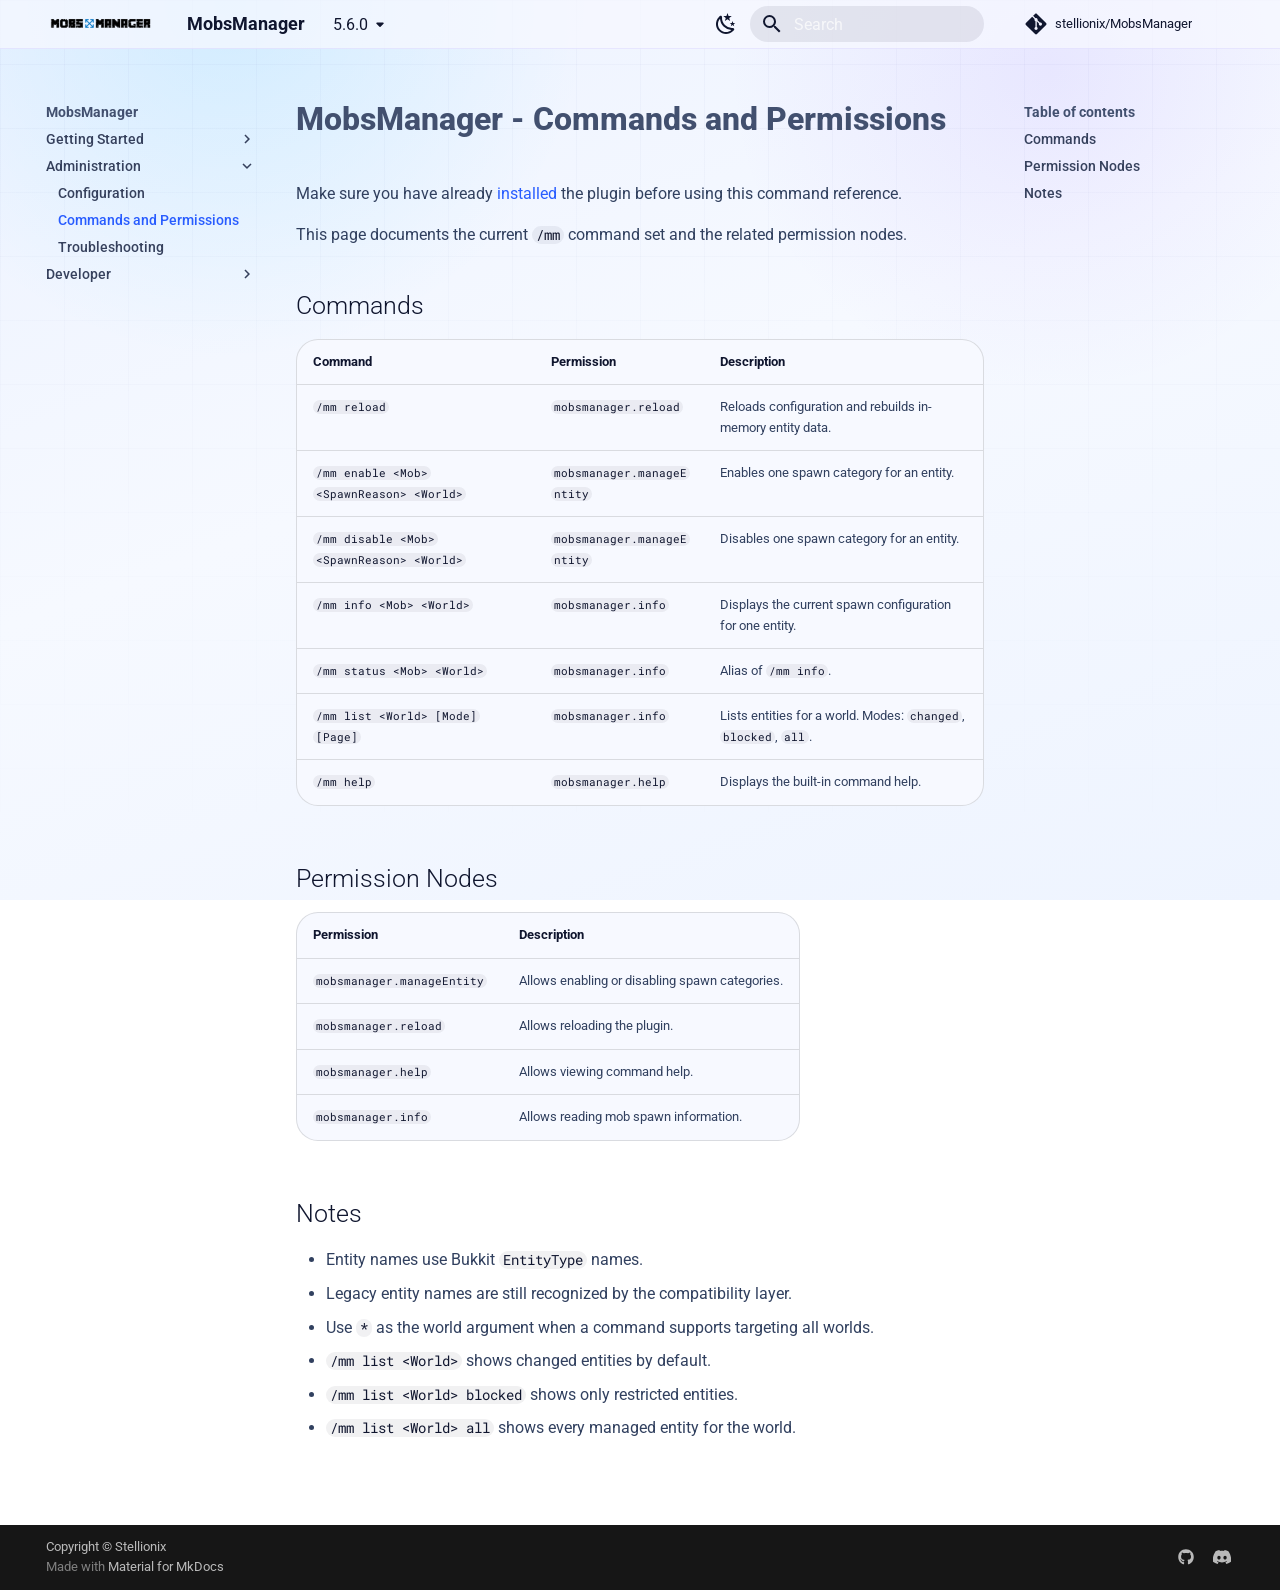
<file: 5.6.0/commands-and-perms/index.html>
<!doctype html>
<html lang="en" class="no-js">
  <head>
    
      <meta charset="utf-8">
      <meta name="viewport" content="width=device-width,initial-scale=1">
      
        <meta name="description" content="Documentation for MobsManager, a Bukkit, Spigot, and Paper plugin for managing mob spawning per world.">
      
      
      
        <link rel="canonical" href="https://stellionix.github.io/MobsManager/5.6.0/commands-and-perms/">
      
      
        <link rel="prev" href="../configuration/">
      
      
        <link rel="next" href="../troubleshooting/">
      
      
        
      
      
      <link rel="icon" href="../assets/mobsmanager-logo.png">
      <meta name="generator" content="mkdocs-1.6.1, mkdocs-material-9.7.6">
    
    
      
        <title>Commands and Permissions - MobsManager</title>
      
    
    
      <link rel="stylesheet" href="../assets/stylesheets/main.484c7ddc.min.css">
      
        
        <link rel="stylesheet" href="../assets/stylesheets/palette.ab4e12ef.min.css">
      
      


    
    
      
    
    
      
        
        
        <link rel="preconnect" href="https://fonts.gstatic.com" crossorigin>
        <link rel="stylesheet" href="https://fonts.googleapis.com/css?family=Roboto:300,300i,400,400i,700,700i%7CRoboto+Mono:400,400i,700,700i&display=fallback">
        <style>:root{--md-text-font:"Roboto";--md-code-font:"Roboto Mono"}</style>
      
    
    
      <link rel="stylesheet" href="../assets/stylesheets/stellionix-extra.css">
    
    <script>__md_scope=new URL("..",location),__md_hash=e=>[...e].reduce(((e,_)=>(e<<5)-e+_.charCodeAt(0)),0),__md_get=(e,_=localStorage,t=__md_scope)=>JSON.parse(_.getItem(t.pathname+"."+e)),__md_set=(e,_,t=localStorage,a=__md_scope)=>{try{t.setItem(a.pathname+"."+e,JSON.stringify(_))}catch(e){}}</script>
    
      

    
    
  </head>
  
  
    
    
      
    
    
    
    
    <body dir="ltr" data-md-color-scheme="default" data-md-color-primary="indigo" data-md-color-accent="light-blue">
  
    
    <input class="md-toggle" data-md-toggle="drawer" type="checkbox" id="__drawer" autocomplete="off">
    <input class="md-toggle" data-md-toggle="search" type="checkbox" id="__search" autocomplete="off">
    <label class="md-overlay" for="__drawer"></label>
    <div data-md-component="skip">
      
        
        <a href="#mobsmanager-commands-and-permissions" class="md-skip">
          Skip to content
        </a>
      
    </div>
    <div data-md-component="announce">
      
    </div>
    
      <div data-md-color-scheme="default" data-md-component="outdated" hidden>
        
      </div>
    
    
      

  

<header class="md-header md-header--shadow" data-md-component="header">
  <nav class="md-header__inner md-grid" aria-label="Header">
    <a href=".." title="MobsManager" class="md-header__button md-logo" aria-label="MobsManager" data-md-component="logo">
      
  <img src="../assets/mobsmanager-logo.png" alt="logo">

    </a>
    <label class="md-header__button md-icon" for="__drawer">
      
      <svg xmlns="http://www.w3.org/2000/svg" viewBox="0 0 24 24"><path d="M3 6h18v2H3zm0 5h18v2H3zm0 5h18v2H3z"/></svg>
    </label>
    <div class="md-header__title" data-md-component="header-title">
      <div class="md-header__ellipsis">
        <div class="md-header__topic">
          <span class="md-ellipsis">
            MobsManager
          </span>
        </div>
        <div class="md-header__topic" data-md-component="header-topic">
          <span class="md-ellipsis">
            
              Commands and Permissions
            
          </span>
        </div>
      </div>
    </div>
    
      
        <form class="md-header__option" data-md-component="palette">
  
    
    
    
    <input class="md-option" data-md-color-media="(prefers-color-scheme: light)" data-md-color-scheme="default" data-md-color-primary="indigo" data-md-color-accent="light-blue"  aria-label="Switch to dark mode"  type="radio" name="__palette" id="__palette_0">
    
      <label class="md-header__button md-icon" title="Switch to dark mode" for="__palette_1" hidden>
        <svg xmlns="http://www.w3.org/2000/svg" viewBox="0 0 24 24"><path d="m17.75 4.09-2.53 1.94.91 3.06-2.63-1.81-2.63 1.81.91-3.06-2.53-1.94L12.44 4l1.06-3 1.06 3zm3.5 6.91-1.64 1.25.59 1.98-1.7-1.17-1.7 1.17.59-1.98L15.75 11l2.06-.05L18.5 9l.69 1.95zm-2.28 4.95c.83-.08 1.72 1.1 1.19 1.85-.32.45-.66.87-1.08 1.27C15.17 23 8.84 23 4.94 19.07c-3.91-3.9-3.91-10.24 0-14.14.4-.4.82-.76 1.27-1.08.75-.53 1.93.36 1.85 1.19-.27 2.86.69 5.83 2.89 8.02a9.96 9.96 0 0 0 8.02 2.89m-1.64 2.02a12.08 12.08 0 0 1-7.8-3.47c-2.17-2.19-3.33-5-3.49-7.82-2.81 3.14-2.7 7.96.31 10.98 3.02 3.01 7.84 3.12 10.98.31"/></svg>
      </label>
    
  
    
    
    
    <input class="md-option" data-md-color-media="(prefers-color-scheme: dark)" data-md-color-scheme="slate" data-md-color-primary="indigo" data-md-color-accent="light-blue"  aria-label="Switch to light mode"  type="radio" name="__palette" id="__palette_1">
    
      <label class="md-header__button md-icon" title="Switch to light mode" for="__palette_0" hidden>
        <svg xmlns="http://www.w3.org/2000/svg" viewBox="0 0 24 24"><path d="M12 7a5 5 0 0 1 5 5 5 5 0 0 1-5 5 5 5 0 0 1-5-5 5 5 0 0 1 5-5m0 2a3 3 0 0 0-3 3 3 3 0 0 0 3 3 3 3 0 0 0 3-3 3 3 0 0 0-3-3m0-7 2.39 3.42C13.65 5.15 12.84 5 12 5s-1.65.15-2.39.42zM3.34 7l4.16-.35A7.2 7.2 0 0 0 5.94 8.5c-.44.74-.69 1.5-.83 2.29zm.02 10 1.76-3.77a7.131 7.131 0 0 0 2.38 4.14zM20.65 7l-1.77 3.79a7.02 7.02 0 0 0-2.38-4.15zm-.01 10-4.14.36c.59-.51 1.12-1.14 1.54-1.86.42-.73.69-1.5.83-2.29zM12 22l-2.41-3.44c.74.27 1.55.44 2.41.44.82 0 1.63-.17 2.37-.44z"/></svg>
      </label>
    
  
</form>
      
    
    
      <script>var palette=__md_get("__palette");if(palette&&palette.color){if("(prefers-color-scheme)"===palette.color.media){var media=matchMedia("(prefers-color-scheme: light)"),input=document.querySelector(media.matches?"[data-md-color-media='(prefers-color-scheme: light)']":"[data-md-color-media='(prefers-color-scheme: dark)']");palette.color.media=input.getAttribute("data-md-color-media"),palette.color.scheme=input.getAttribute("data-md-color-scheme"),palette.color.primary=input.getAttribute("data-md-color-primary"),palette.color.accent=input.getAttribute("data-md-color-accent")}for(var[key,value]of Object.entries(palette.color))document.body.setAttribute("data-md-color-"+key,value)}</script>
    
    
    
      
      
        <label class="md-header__button md-icon" for="__search">
          
          <svg xmlns="http://www.w3.org/2000/svg" viewBox="0 0 24 24"><path d="M9.5 3A6.5 6.5 0 0 1 16 9.5c0 1.61-.59 3.09-1.56 4.23l.27.27h.79l5 5-1.5 1.5-5-5v-.79l-.27-.27A6.52 6.52 0 0 1 9.5 16 6.5 6.5 0 0 1 3 9.5 6.5 6.5 0 0 1 9.5 3m0 2C7 5 5 7 5 9.5S7 14 9.5 14 14 12 14 9.5 12 5 9.5 5"/></svg>
        </label>
        <div class="md-search" data-md-component="search" role="dialog">
  <label class="md-search__overlay" for="__search"></label>
  <div class="md-search__inner" role="search">
    <form class="md-search__form" name="search">
      <input type="text" class="md-search__input" name="query" aria-label="Search" placeholder="Search" autocapitalize="off" autocorrect="off" autocomplete="off" spellcheck="false" data-md-component="search-query" required>
      <label class="md-search__icon md-icon" for="__search">
        
        <svg xmlns="http://www.w3.org/2000/svg" viewBox="0 0 24 24"><path d="M9.5 3A6.5 6.5 0 0 1 16 9.5c0 1.61-.59 3.09-1.56 4.23l.27.27h.79l5 5-1.5 1.5-5-5v-.79l-.27-.27A6.52 6.52 0 0 1 9.5 16 6.5 6.5 0 0 1 3 9.5 6.5 6.5 0 0 1 9.5 3m0 2C7 5 5 7 5 9.5S7 14 9.5 14 14 12 14 9.5 12 5 9.5 5"/></svg>
        
        <svg xmlns="http://www.w3.org/2000/svg" viewBox="0 0 24 24"><path d="M20 11v2H8l5.5 5.5-1.42 1.42L4.16 12l7.92-7.92L13.5 5.5 8 11z"/></svg>
      </label>
      <nav class="md-search__options" aria-label="Search">
        
        <button type="reset" class="md-search__icon md-icon" title="Clear" aria-label="Clear" tabindex="-1">
          
          <svg xmlns="http://www.w3.org/2000/svg" viewBox="0 0 24 24"><path d="M19 6.41 17.59 5 12 10.59 6.41 5 5 6.41 10.59 12 5 17.59 6.41 19 12 13.41 17.59 19 19 17.59 13.41 12z"/></svg>
        </button>
      </nav>
      
    </form>
    <div class="md-search__output">
      <div class="md-search__scrollwrap" tabindex="0" data-md-scrollfix>
        <div class="md-search-result" data-md-component="search-result">
          <div class="md-search-result__meta">
            Initializing search
          </div>
          <ol class="md-search-result__list" role="presentation"></ol>
        </div>
      </div>
    </div>
  </div>
</div>
      
    
    
      <div class="md-header__source">
        <a href="https://github.com/stellionix/MobsManager" title="Go to repository" class="md-source" data-md-component="source">
  <div class="md-source__icon md-icon">
    
    <svg xmlns="http://www.w3.org/2000/svg" viewBox="0 0 448 512"><!--! Font Awesome Free 7.1.0 by @fontawesome - https://fontawesome.com License - https://fontawesome.com/license/free (Icons: CC BY 4.0, Fonts: SIL OFL 1.1, Code: MIT License) Copyright 2025 Fonticons, Inc.--><path d="M439.6 236.1 244 40.5c-5.4-5.5-12.8-8.5-20.4-8.5s-15 3-20.4 8.4L162.5 81l51.5 51.5c27.1-9.1 52.7 16.8 43.4 43.7l49.7 49.7c34.2-11.8 61.2 31 35.5 56.7-26.5 26.5-70.2-2.9-56-37.3L240.3 199v121.9c25.3 12.5 22.3 41.8 9.1 55-6.4 6.4-15.2 10.1-24.3 10.1s-17.8-3.6-24.3-10.1c-17.6-17.6-11.1-46.9 11.2-56v-123c-20.8-8.5-24.6-30.7-18.6-45L142.6 101 8.5 235.1C3 240.6 0 247.9 0 255.5s3 15 8.5 20.4l195.6 195.7c5.4 5.4 12.7 8.4 20.4 8.4s15-3 20.4-8.4l194.7-194.7c5.4-5.4 8.4-12.8 8.4-20.4s-3-15-8.4-20.4"/></svg>
  </div>
  <div class="md-source__repository">
    stellionix/MobsManager
  </div>
</a>
      </div>
    
  </nav>
  
</header>
    
    <div class="md-container" data-md-component="container">
      
      
        
          
        
      
      <main class="md-main" data-md-component="main">
        <div class="md-main__inner md-grid">
          
            
              
              <div class="md-sidebar md-sidebar--primary" data-md-component="sidebar" data-md-type="navigation" >
                <div class="md-sidebar__scrollwrap">
                  <div class="md-sidebar__inner">
                    



<nav class="md-nav md-nav--primary" aria-label="Navigation" data-md-level="0">
  <label class="md-nav__title" for="__drawer">
    <a href=".." title="MobsManager" class="md-nav__button md-logo" aria-label="MobsManager" data-md-component="logo">
      
  <img src="../assets/mobsmanager-logo.png" alt="logo">

    </a>
    MobsManager
  </label>
  
    <div class="md-nav__source">
      <a href="https://github.com/stellionix/MobsManager" title="Go to repository" class="md-source" data-md-component="source">
  <div class="md-source__icon md-icon">
    
    <svg xmlns="http://www.w3.org/2000/svg" viewBox="0 0 448 512"><!--! Font Awesome Free 7.1.0 by @fontawesome - https://fontawesome.com License - https://fontawesome.com/license/free (Icons: CC BY 4.0, Fonts: SIL OFL 1.1, Code: MIT License) Copyright 2025 Fonticons, Inc.--><path d="M439.6 236.1 244 40.5c-5.4-5.5-12.8-8.5-20.4-8.5s-15 3-20.4 8.4L162.5 81l51.5 51.5c27.1-9.1 52.7 16.8 43.4 43.7l49.7 49.7c34.2-11.8 61.2 31 35.5 56.7-26.5 26.5-70.2-2.9-56-37.3L240.3 199v121.9c25.3 12.5 22.3 41.8 9.1 55-6.4 6.4-15.2 10.1-24.3 10.1s-17.8-3.6-24.3-10.1c-17.6-17.6-11.1-46.9 11.2-56v-123c-20.8-8.5-24.6-30.7-18.6-45L142.6 101 8.5 235.1C3 240.6 0 247.9 0 255.5s3 15 8.5 20.4l195.6 195.7c5.4 5.4 12.7 8.4 20.4 8.4s15-3 20.4-8.4l194.7-194.7c5.4-5.4 8.4-12.8 8.4-20.4s-3-15-8.4-20.4"/></svg>
  </div>
  <div class="md-source__repository">
    stellionix/MobsManager
  </div>
</a>
    </div>
  
  <ul class="md-nav__list" data-md-scrollfix>
    
      
      
  
  
  
  
    
    
    
    
    
    <li class="md-nav__item md-nav__item--nested">
      
        
        
        <input class="md-nav__toggle md-toggle " type="checkbox" id="__nav_1" >
        
          
          <label class="md-nav__link" for="__nav_1" id="__nav_1_label" tabindex="0">
            
  
  
  <span class="md-ellipsis">
    
  
    Getting Started
  

    
  </span>
  
  

            <span class="md-nav__icon md-icon"></span>
          </label>
        
        <nav class="md-nav" data-md-level="1" aria-labelledby="__nav_1_label" aria-expanded="false">
          <label class="md-nav__title" for="__nav_1">
            <span class="md-nav__icon md-icon"></span>
            
  
    Getting Started
  

          </label>
          <ul class="md-nav__list" data-md-scrollfix>
            
              
                
  
  
  
  
    <li class="md-nav__item">
      <a href=".." class="md-nav__link">
        
  
  
  <span class="md-ellipsis">
    
  
    Home
  

    
  </span>
  
  

      </a>
    </li>
  

              
            
              
                
  
  
  
  
    <li class="md-nav__item">
      <a href="../download/" class="md-nav__link">
        
  
  
  <span class="md-ellipsis">
    
  
    Download
  

    
  </span>
  
  

      </a>
    </li>
  

              
            
              
                
  
  
  
  
    <li class="md-nav__item">
      <a href="../installation/" class="md-nav__link">
        
  
  
  <span class="md-ellipsis">
    
  
    Installation
  

    
  </span>
  
  

      </a>
    </li>
  

              
            
              
                
  
  
  
  
    <li class="md-nav__item">
      <a href="../how-it-works/" class="md-nav__link">
        
  
  
  <span class="md-ellipsis">
    
  
    How It Works
  

    
  </span>
  
  

      </a>
    </li>
  

              
            
          </ul>
        </nav>
      
    </li>
  

    
      
      
  
  
    
  
  
  
    
    
    
    
    
    <li class="md-nav__item md-nav__item--active md-nav__item--nested">
      
        
        
        <input class="md-nav__toggle md-toggle " type="checkbox" id="__nav_2" checked>
        
          
          <label class="md-nav__link" for="__nav_2" id="__nav_2_label" tabindex="0">
            
  
  
  <span class="md-ellipsis">
    
  
    Administration
  

    
  </span>
  
  

            <span class="md-nav__icon md-icon"></span>
          </label>
        
        <nav class="md-nav" data-md-level="1" aria-labelledby="__nav_2_label" aria-expanded="true">
          <label class="md-nav__title" for="__nav_2">
            <span class="md-nav__icon md-icon"></span>
            
  
    Administration
  

          </label>
          <ul class="md-nav__list" data-md-scrollfix>
            
              
                
  
  
  
  
    <li class="md-nav__item">
      <a href="../configuration/" class="md-nav__link">
        
  
  
  <span class="md-ellipsis">
    
  
    Configuration
  

    
  </span>
  
  

      </a>
    </li>
  

              
            
              
                
  
  
    
  
  
  
    <li class="md-nav__item md-nav__item--active">
      
      <input class="md-nav__toggle md-toggle" type="checkbox" id="__toc">
      
      
        
      
      
        <label class="md-nav__link md-nav__link--active" for="__toc">
          
  
  
  <span class="md-ellipsis">
    
  
    Commands and Permissions
  

    
  </span>
  
  

          <span class="md-nav__icon md-icon"></span>
        </label>
      
      <a href="./" class="md-nav__link md-nav__link--active">
        
  
  
  <span class="md-ellipsis">
    
  
    Commands and Permissions
  

    
  </span>
  
  

      </a>
      
        

<nav class="md-nav md-nav--secondary" aria-label="Table of contents">
  
  
  
    
  
  
    <label class="md-nav__title" for="__toc">
      <span class="md-nav__icon md-icon"></span>
      Table of contents
    </label>
    <ul class="md-nav__list" data-md-component="toc" data-md-scrollfix>
      
        <li class="md-nav__item">
  <a href="#commands" class="md-nav__link">
    <span class="md-ellipsis">
      
        Commands
      
    </span>
  </a>
  
</li>
      
        <li class="md-nav__item">
  <a href="#permission-nodes" class="md-nav__link">
    <span class="md-ellipsis">
      
        Permission Nodes
      
    </span>
  </a>
  
</li>
      
        <li class="md-nav__item">
  <a href="#notes" class="md-nav__link">
    <span class="md-ellipsis">
      
        Notes
      
    </span>
  </a>
  
</li>
      
    </ul>
  
</nav>
      
    </li>
  

              
            
              
                
  
  
  
  
    <li class="md-nav__item">
      <a href="../troubleshooting/" class="md-nav__link">
        
  
  
  <span class="md-ellipsis">
    
  
    Troubleshooting
  

    
  </span>
  
  

      </a>
    </li>
  

              
            
          </ul>
        </nav>
      
    </li>
  

    
      
      
  
  
  
  
    
    
    
    
    
    <li class="md-nav__item md-nav__item--nested">
      
        
        
        <input class="md-nav__toggle md-toggle " type="checkbox" id="__nav_3" >
        
          
          <label class="md-nav__link" for="__nav_3" id="__nav_3_label" tabindex="0">
            
  
  
  <span class="md-ellipsis">
    
  
    Developer
  

    
  </span>
  
  

            <span class="md-nav__icon md-icon"></span>
          </label>
        
        <nav class="md-nav" data-md-level="1" aria-labelledby="__nav_3_label" aria-expanded="false">
          <label class="md-nav__title" for="__nav_3">
            <span class="md-nav__icon md-icon"></span>
            
  
    Developer
  

          </label>
          <ul class="md-nav__list" data-md-scrollfix>
            
              
                
  
  
  
  
    <li class="md-nav__item">
      <a href="../contribution/" class="md-nav__link">
        
  
  
  <span class="md-ellipsis">
    
  
    Contributing
  

    
  </span>
  
  

      </a>
    </li>
  

              
            
          </ul>
        </nav>
      
    </li>
  

    
  </ul>
</nav>
                  </div>
                </div>
              </div>
            
            
              
              <div class="md-sidebar md-sidebar--secondary" data-md-component="sidebar" data-md-type="toc" >
                <div class="md-sidebar__scrollwrap">
                  <div class="md-sidebar__inner">
                    

<nav class="md-nav md-nav--secondary" aria-label="Table of contents">
  
  
  
    
  
  
    <label class="md-nav__title" for="__toc">
      <span class="md-nav__icon md-icon"></span>
      Table of contents
    </label>
    <ul class="md-nav__list" data-md-component="toc" data-md-scrollfix>
      
        <li class="md-nav__item">
  <a href="#commands" class="md-nav__link">
    <span class="md-ellipsis">
      
        Commands
      
    </span>
  </a>
  
</li>
      
        <li class="md-nav__item">
  <a href="#permission-nodes" class="md-nav__link">
    <span class="md-ellipsis">
      
        Permission Nodes
      
    </span>
  </a>
  
</li>
      
        <li class="md-nav__item">
  <a href="#notes" class="md-nav__link">
    <span class="md-ellipsis">
      
        Notes
      
    </span>
  </a>
  
</li>
      
    </ul>
  
</nav>
                  </div>
                </div>
              </div>
            
          
          
            <div class="md-content" data-md-component="content">
              
              <article class="md-content__inner md-typeset">
                
                  


  
  


<h1 id="mobsmanager-commands-and-permissions">MobsManager - Commands and Permissions</h1>
<p>Make sure you have already <a href="../installation/">installed</a> the plugin before using this command reference.</p>
<p>This page documents the current <code>/mm</code> command set and the related permission nodes.</p>
<h2 id="commands">Commands</h2>
<table>
<thead>
<tr>
<th>Command</th>
<th>Permission</th>
<th>Description</th>
</tr>
</thead>
<tbody>
<tr>
<td><code>/mm reload</code></td>
<td><code>mobsmanager.reload</code></td>
<td>Reloads configuration and rebuilds in-memory entity data.</td>
</tr>
<tr>
<td><code>/mm enable &lt;Mob&gt; &lt;SpawnReason&gt; &lt;World&gt;</code></td>
<td><code>mobsmanager.manageEntity</code></td>
<td>Enables one spawn category for an entity.</td>
</tr>
<tr>
<td><code>/mm disable &lt;Mob&gt; &lt;SpawnReason&gt; &lt;World&gt;</code></td>
<td><code>mobsmanager.manageEntity</code></td>
<td>Disables one spawn category for an entity.</td>
</tr>
<tr>
<td><code>/mm info &lt;Mob&gt; &lt;World&gt;</code></td>
<td><code>mobsmanager.info</code></td>
<td>Displays the current spawn configuration for one entity.</td>
</tr>
<tr>
<td><code>/mm status &lt;Mob&gt; &lt;World&gt;</code></td>
<td><code>mobsmanager.info</code></td>
<td>Alias of <code>/mm info</code>.</td>
</tr>
<tr>
<td><code>/mm list &lt;World&gt; [Mode] [Page]</code></td>
<td><code>mobsmanager.info</code></td>
<td>Lists entities for a world. Modes: <code>changed</code>, <code>blocked</code>, <code>all</code>.</td>
</tr>
<tr>
<td><code>/mm help</code></td>
<td><code>mobsmanager.help</code></td>
<td>Displays the built-in command help.</td>
</tr>
</tbody>
</table>
<h2 id="permission-nodes">Permission Nodes</h2>
<table>
<thead>
<tr>
<th>Permission</th>
<th>Description</th>
</tr>
</thead>
<tbody>
<tr>
<td><code>mobsmanager.manageEntity</code></td>
<td>Allows enabling or disabling spawn categories.</td>
</tr>
<tr>
<td><code>mobsmanager.reload</code></td>
<td>Allows reloading the plugin.</td>
</tr>
<tr>
<td><code>mobsmanager.help</code></td>
<td>Allows viewing command help.</td>
</tr>
<tr>
<td><code>mobsmanager.info</code></td>
<td>Allows reading mob spawn information.</td>
</tr>
</tbody>
</table>
<h2 id="notes">Notes</h2>
<ul>
<li>Entity names use Bukkit <code>EntityType</code> names.</li>
<li>Legacy entity names are still recognized by the compatibility layer.</li>
<li>Use <code>*</code> as the world argument when a command supports targeting all worlds.</li>
<li><code>/mm list &lt;World&gt;</code> shows changed entities by default.</li>
<li><code>/mm list &lt;World&gt; blocked</code> shows only restricted entities.</li>
<li><code>/mm list &lt;World&gt; all</code> shows every managed entity for the world.</li>
</ul>












                
              </article>
            </div>
          
          
<script>var target=document.getElementById(location.hash.slice(1));target&&target.name&&(target.checked=target.name.startsWith("__tabbed_"))</script>
        </div>
        
      </main>
      
        <footer class="md-footer">
  
  <div class="md-footer-meta md-typeset">
    <div class="md-footer-meta__inner md-grid">
      <div class="md-copyright">
  
    <div class="md-copyright__highlight">
      Copyright © Stellionix
    </div>
  
  
    Made with
    <a href="https://squidfunk.github.io/mkdocs-material/" target="_blank" rel="noopener">
      Material for MkDocs
    </a>
  
</div>
      
        
<div class="md-social">
  
    
    
    
    
      
      
    
    <a href="https://github.com/Stellionix" target="_blank" rel="noopener" title="github.com" class="md-social__link">
      <svg xmlns="http://www.w3.org/2000/svg" viewBox="0 0 512 512"><!--! Font Awesome Free 7.1.0 by @fontawesome - https://fontawesome.com License - https://fontawesome.com/license/free (Icons: CC BY 4.0, Fonts: SIL OFL 1.1, Code: MIT License) Copyright 2025 Fonticons, Inc.--><path d="M173.9 397.4c0 2-2.3 3.6-5.2 3.6-3.3.3-5.6-1.3-5.6-3.6 0-2 2.3-3.6 5.2-3.6 3-.3 5.6 1.3 5.6 3.6m-31.1-4.5c-.7 2 1.3 4.3 4.3 4.9 2.6 1 5.6 0 6.2-2s-1.3-4.3-4.3-5.2c-2.6-.7-5.5.3-6.2 2.3m44.2-1.7c-2.9.7-4.9 2.6-4.6 4.9.3 2 2.9 3.3 5.9 2.6 2.9-.7 4.9-2.6 4.6-4.6-.3-1.9-3-3.2-5.9-2.9M252.8 8C114.1 8 8 113.3 8 252c0 110.9 69.8 205.8 169.5 239.2 12.8 2.3 17.3-5.6 17.3-12.1 0-6.2-.3-40.4-.3-61.4 0 0-70 15-84.7-29.8 0 0-11.4-29.1-27.8-36.6 0 0-22.9-15.7 1.6-15.4 0 0 24.9 2 38.6 25.8 21.9 38.6 58.6 27.5 72.9 20.9 2.3-16 8.8-27.1 16-33.7-55.9-6.2-112.3-14.3-112.3-110.5 0-27.5 7.6-41.3 23.6-58.9-2.6-6.5-11.1-33.3 2.6-67.9 20.9-6.5 69 27 69 27 20-5.6 41.5-8.5 62.8-8.5s42.8 2.9 62.8 8.5c0 0 48.1-33.6 69-27 13.7 34.7 5.2 61.4 2.6 67.9 16 17.7 25.8 31.5 25.8 58.9 0 96.5-58.9 104.2-114.8 110.5 9.2 7.9 17 22.9 17 46.4 0 33.7-.3 75.4-.3 83.6 0 6.5 4.6 14.4 17.3 12.1C436.2 457.8 504 362.9 504 252 504 113.3 391.5 8 252.8 8M105.2 352.9c-1.3 1-1 3.3.7 5.2 1.6 1.6 3.9 2.3 5.2 1 1.3-1 1-3.3-.7-5.2-1.6-1.6-3.9-2.3-5.2-1m-10.8-8.1c-.7 1.3.3 2.9 2.3 3.9 1.6 1 3.6.7 4.3-.7.7-1.3-.3-2.9-2.3-3.9-2-.6-3.6-.3-4.3.7m32.4 35.6c-1.6 1.3-1 4.3 1.3 6.2 2.3 2.3 5.2 2.6 6.5 1 1.3-1.3.7-4.3-1.3-6.2-2.2-2.3-5.2-2.6-6.5-1m-11.4-14.7c-1.6 1-1.6 3.6 0 5.9s4.3 3.3 5.6 2.3c1.6-1.3 1.6-3.9 0-6.2-1.4-2.3-4-3.3-5.6-2"/></svg>
    </a>
  
    
    
    
    
      
      
    
    <a href="https://discord.com/invite/jCsvJxS" target="_blank" rel="noopener" title="discord.com" class="md-social__link">
      <svg xmlns="http://www.w3.org/2000/svg" viewBox="0 0 576 512"><!--! Font Awesome Free 7.1.0 by @fontawesome - https://fontawesome.com License - https://fontawesome.com/license/free (Icons: CC BY 4.0, Fonts: SIL OFL 1.1, Code: MIT License) Copyright 2025 Fonticons, Inc.--><path d="M492.5 69.8c-.2-.3-.4-.6-.8-.7-38.1-17.5-78.4-30-119.7-37.1-.4-.1-.8 0-1.1.1s-.6.4-.8.8c-5.5 9.9-10.5 20.2-14.9 30.6-44.6-6.8-89.9-6.8-134.4 0-4.5-10.5-9.5-20.7-15.1-30.6-.2-.3-.5-.6-.8-.8s-.7-.2-1.1-.2C162.5 39 122.2 51.5 84.1 69c-.3.1-.6.4-.8.7C7.1 183.5-13.8 294.6-3.6 404.2c0 .3.1.5.2.8s.3.4.5.6c44.4 32.9 94 58 146.8 74.2.4.1.8.1 1.1 0s.7-.4.9-.7c11.3-15.4 21.4-31.8 30-48.8.1-.2.2-.5.2-.8s0-.5-.1-.8-.2-.5-.4-.6-.4-.3-.7-.4c-15.8-6.1-31.2-13.4-45.9-21.9-.3-.2-.5-.4-.7-.6s-.3-.6-.3-.9 0-.6.2-.9.3-.5.6-.7c3.1-2.3 6.2-4.7 9.1-7.1.3-.2.6-.4.9-.4s.7 0 1 .1c96.2 43.9 200.4 43.9 295.5 0 .3-.1.7-.2 1-.2s.7.2.9.4c2.9 2.4 6 4.9 9.1 7.2.2.2.4.4.6.7s.2.6.2.9-.1.6-.3.9-.4.5-.6.6c-14.7 8.6-30 15.9-45.9 21.8-.2.1-.5.2-.7.4s-.3.4-.4.7-.1.5-.1.8.1.5.2.8c8.8 17 18.8 33.3 30 48.8.2.3.6.6.9.7s.8.1 1.1 0c52.9-16.2 102.6-41.3 147.1-74.2.2-.2.4-.4.5-.6s.2-.5.2-.8c12.3-126.8-20.5-236.9-86.9-334.5zm-302 267.7c-29 0-52.8-26.6-52.8-59.2s23.4-59.2 52.8-59.2c29.7 0 53.3 26.8 52.8 59.2 0 32.7-23.4 59.2-52.8 59.2m195.4 0c-29 0-52.8-26.6-52.8-59.2s23.4-59.2 52.8-59.2c29.7 0 53.3 26.8 52.8 59.2 0 32.7-23.2 59.2-52.8 59.2"/></svg>
    </a>
  
</div>
      
    </div>
  </div>
</footer>
      
    </div>
    <div class="md-dialog" data-md-component="dialog">
      <div class="md-dialog__inner md-typeset"></div>
    </div>
    
    
    
      
      
      <script id="__config" type="application/json">{"annotate": null, "base": "..", "features": [], "search": "../assets/javascripts/workers/search.2c215733.min.js", "tags": null, "translations": {"clipboard.copied": "Copied to clipboard", "clipboard.copy": "Copy to clipboard", "search.result.more.one": "1 more on this page", "search.result.more.other": "# more on this page", "search.result.none": "No matching documents", "search.result.one": "1 matching document", "search.result.other": "# matching documents", "search.result.placeholder": "Type to start searching", "search.result.term.missing": "Missing", "select.version": "Select version"}, "version": {"provider": "mike"}}</script>
    
    
      <script src="../assets/javascripts/bundle.79ae519e.min.js"></script>
      
    
  </body>
</html>
</file>
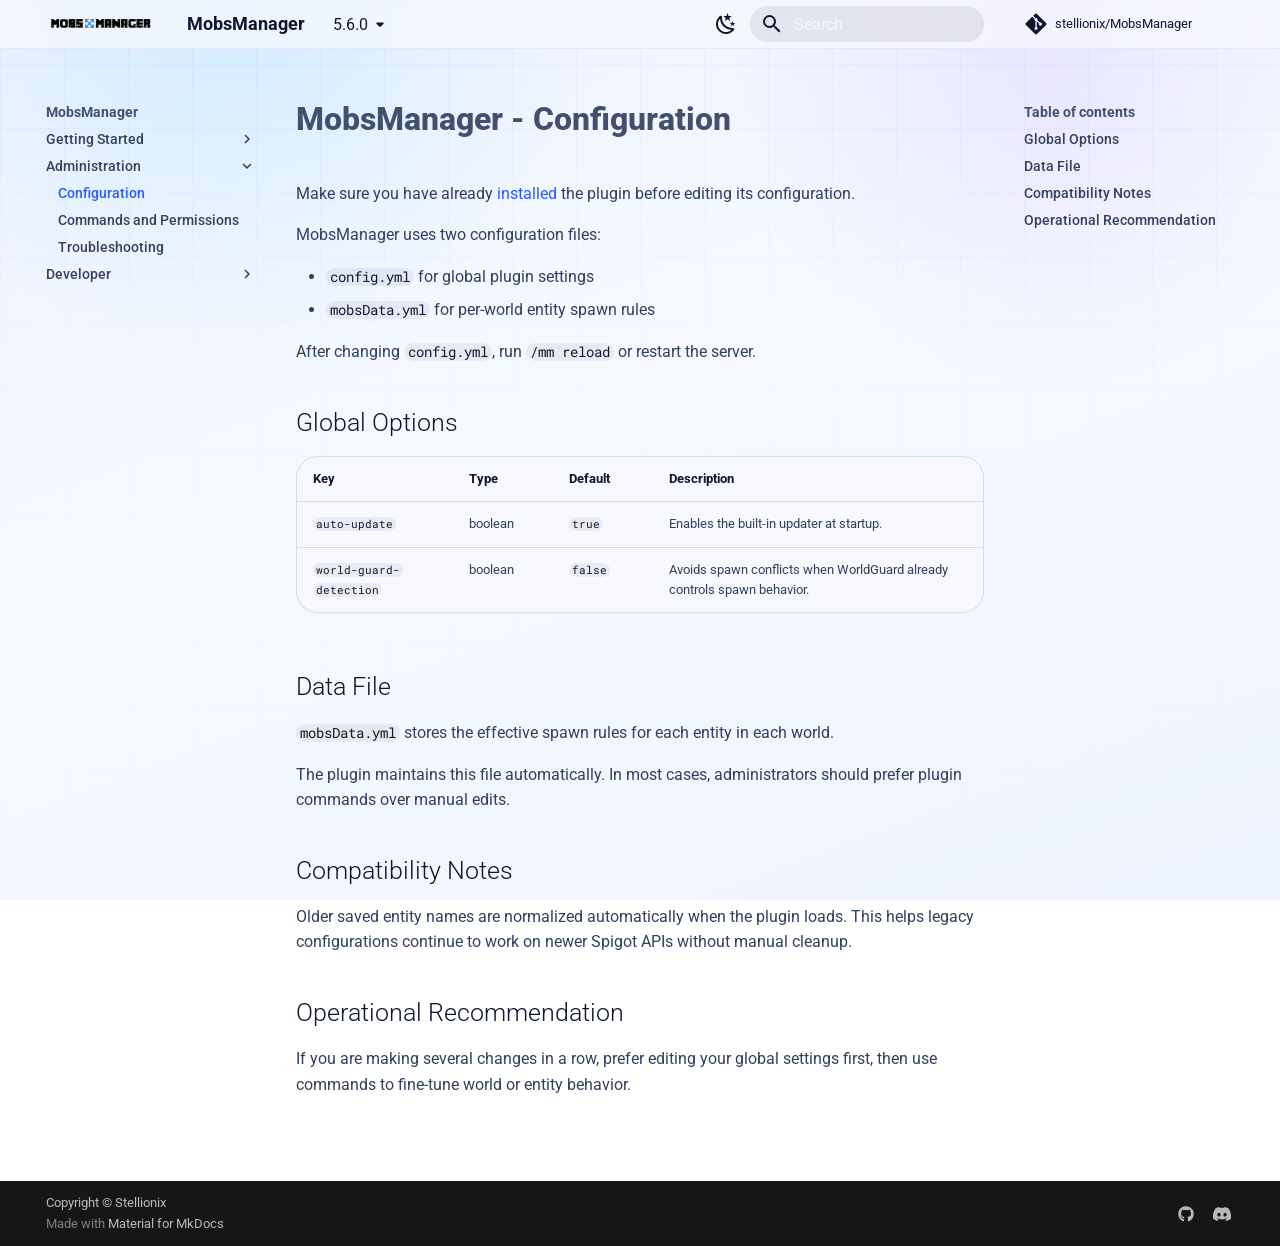
<file: 5.6.0/configuration/index.html>
<!doctype html>
<html lang="en" class="no-js">
  <head>
    
      <meta charset="utf-8">
      <meta name="viewport" content="width=device-width,initial-scale=1">
      
        <meta name="description" content="Documentation for MobsManager, a Bukkit, Spigot, and Paper plugin for managing mob spawning per world.">
      
      
      
        <link rel="canonical" href="https://stellionix.github.io/MobsManager/5.6.0/configuration/">
      
      
        <link rel="prev" href="../how-it-works/">
      
      
        <link rel="next" href="../commands-and-perms/">
      
      
        
      
      
      <link rel="icon" href="../assets/mobsmanager-logo.png">
      <meta name="generator" content="mkdocs-1.6.1, mkdocs-material-9.7.6">
    
    
      
        <title>Configuration - MobsManager</title>
      
    
    
      <link rel="stylesheet" href="../assets/stylesheets/main.484c7ddc.min.css">
      
        
        <link rel="stylesheet" href="../assets/stylesheets/palette.ab4e12ef.min.css">
      
      


    
    
      
    
    
      
        
        
        <link rel="preconnect" href="https://fonts.gstatic.com" crossorigin>
        <link rel="stylesheet" href="https://fonts.googleapis.com/css?family=Roboto:300,300i,400,400i,700,700i%7CRoboto+Mono:400,400i,700,700i&display=fallback">
        <style>:root{--md-text-font:"Roboto";--md-code-font:"Roboto Mono"}</style>
      
    
    
      <link rel="stylesheet" href="../assets/stylesheets/stellionix-extra.css">
    
    <script>__md_scope=new URL("..",location),__md_hash=e=>[...e].reduce(((e,_)=>(e<<5)-e+_.charCodeAt(0)),0),__md_get=(e,_=localStorage,t=__md_scope)=>JSON.parse(_.getItem(t.pathname+"."+e)),__md_set=(e,_,t=localStorage,a=__md_scope)=>{try{t.setItem(a.pathname+"."+e,JSON.stringify(_))}catch(e){}}</script>
    
      

    
    
  </head>
  
  
    
    
      
    
    
    
    
    <body dir="ltr" data-md-color-scheme="default" data-md-color-primary="indigo" data-md-color-accent="light-blue">
  
    
    <input class="md-toggle" data-md-toggle="drawer" type="checkbox" id="__drawer" autocomplete="off">
    <input class="md-toggle" data-md-toggle="search" type="checkbox" id="__search" autocomplete="off">
    <label class="md-overlay" for="__drawer"></label>
    <div data-md-component="skip">
      
        
        <a href="#mobsmanager-configuration" class="md-skip">
          Skip to content
        </a>
      
    </div>
    <div data-md-component="announce">
      
    </div>
    
      <div data-md-color-scheme="default" data-md-component="outdated" hidden>
        
      </div>
    
    
      

  

<header class="md-header md-header--shadow" data-md-component="header">
  <nav class="md-header__inner md-grid" aria-label="Header">
    <a href=".." title="MobsManager" class="md-header__button md-logo" aria-label="MobsManager" data-md-component="logo">
      
  <img src="../assets/mobsmanager-logo.png" alt="logo">

    </a>
    <label class="md-header__button md-icon" for="__drawer">
      
      <svg xmlns="http://www.w3.org/2000/svg" viewBox="0 0 24 24"><path d="M3 6h18v2H3zm0 5h18v2H3zm0 5h18v2H3z"/></svg>
    </label>
    <div class="md-header__title" data-md-component="header-title">
      <div class="md-header__ellipsis">
        <div class="md-header__topic">
          <span class="md-ellipsis">
            MobsManager
          </span>
        </div>
        <div class="md-header__topic" data-md-component="header-topic">
          <span class="md-ellipsis">
            
              Configuration
            
          </span>
        </div>
      </div>
    </div>
    
      
        <form class="md-header__option" data-md-component="palette">
  
    
    
    
    <input class="md-option" data-md-color-media="(prefers-color-scheme: light)" data-md-color-scheme="default" data-md-color-primary="indigo" data-md-color-accent="light-blue"  aria-label="Switch to dark mode"  type="radio" name="__palette" id="__palette_0">
    
      <label class="md-header__button md-icon" title="Switch to dark mode" for="__palette_1" hidden>
        <svg xmlns="http://www.w3.org/2000/svg" viewBox="0 0 24 24"><path d="m17.75 4.09-2.53 1.94.91 3.06-2.63-1.81-2.63 1.81.91-3.06-2.53-1.94L12.44 4l1.06-3 1.06 3zm3.5 6.91-1.64 1.25.59 1.98-1.7-1.17-1.7 1.17.59-1.98L15.75 11l2.06-.05L18.5 9l.69 1.95zm-2.28 4.95c.83-.08 1.72 1.1 1.19 1.85-.32.45-.66.87-1.08 1.27C15.17 23 8.84 23 4.94 19.07c-3.91-3.9-3.91-10.24 0-14.14.4-.4.82-.76 1.27-1.08.75-.53 1.93.36 1.85 1.19-.27 2.86.69 5.83 2.89 8.02a9.96 9.96 0 0 0 8.02 2.89m-1.64 2.02a12.08 12.08 0 0 1-7.8-3.47c-2.17-2.19-3.33-5-3.49-7.82-2.81 3.14-2.7 7.96.31 10.98 3.02 3.01 7.84 3.12 10.98.31"/></svg>
      </label>
    
  
    
    
    
    <input class="md-option" data-md-color-media="(prefers-color-scheme: dark)" data-md-color-scheme="slate" data-md-color-primary="indigo" data-md-color-accent="light-blue"  aria-label="Switch to light mode"  type="radio" name="__palette" id="__palette_1">
    
      <label class="md-header__button md-icon" title="Switch to light mode" for="__palette_0" hidden>
        <svg xmlns="http://www.w3.org/2000/svg" viewBox="0 0 24 24"><path d="M12 7a5 5 0 0 1 5 5 5 5 0 0 1-5 5 5 5 0 0 1-5-5 5 5 0 0 1 5-5m0 2a3 3 0 0 0-3 3 3 3 0 0 0 3 3 3 3 0 0 0 3-3 3 3 0 0 0-3-3m0-7 2.39 3.42C13.65 5.15 12.84 5 12 5s-1.65.15-2.39.42zM3.34 7l4.16-.35A7.2 7.2 0 0 0 5.94 8.5c-.44.74-.69 1.5-.83 2.29zm.02 10 1.76-3.77a7.131 7.131 0 0 0 2.38 4.14zM20.65 7l-1.77 3.79a7.02 7.02 0 0 0-2.38-4.15zm-.01 10-4.14.36c.59-.51 1.12-1.14 1.54-1.86.42-.73.69-1.5.83-2.29zM12 22l-2.41-3.44c.74.27 1.55.44 2.41.44.82 0 1.63-.17 2.37-.44z"/></svg>
      </label>
    
  
</form>
      
    
    
      <script>var palette=__md_get("__palette");if(palette&&palette.color){if("(prefers-color-scheme)"===palette.color.media){var media=matchMedia("(prefers-color-scheme: light)"),input=document.querySelector(media.matches?"[data-md-color-media='(prefers-color-scheme: light)']":"[data-md-color-media='(prefers-color-scheme: dark)']");palette.color.media=input.getAttribute("data-md-color-media"),palette.color.scheme=input.getAttribute("data-md-color-scheme"),palette.color.primary=input.getAttribute("data-md-color-primary"),palette.color.accent=input.getAttribute("data-md-color-accent")}for(var[key,value]of Object.entries(palette.color))document.body.setAttribute("data-md-color-"+key,value)}</script>
    
    
    
      
      
        <label class="md-header__button md-icon" for="__search">
          
          <svg xmlns="http://www.w3.org/2000/svg" viewBox="0 0 24 24"><path d="M9.5 3A6.5 6.5 0 0 1 16 9.5c0 1.61-.59 3.09-1.56 4.23l.27.27h.79l5 5-1.5 1.5-5-5v-.79l-.27-.27A6.52 6.52 0 0 1 9.5 16 6.5 6.5 0 0 1 3 9.5 6.5 6.5 0 0 1 9.5 3m0 2C7 5 5 7 5 9.5S7 14 9.5 14 14 12 14 9.5 12 5 9.5 5"/></svg>
        </label>
        <div class="md-search" data-md-component="search" role="dialog">
  <label class="md-search__overlay" for="__search"></label>
  <div class="md-search__inner" role="search">
    <form class="md-search__form" name="search">
      <input type="text" class="md-search__input" name="query" aria-label="Search" placeholder="Search" autocapitalize="off" autocorrect="off" autocomplete="off" spellcheck="false" data-md-component="search-query" required>
      <label class="md-search__icon md-icon" for="__search">
        
        <svg xmlns="http://www.w3.org/2000/svg" viewBox="0 0 24 24"><path d="M9.5 3A6.5 6.5 0 0 1 16 9.5c0 1.61-.59 3.09-1.56 4.23l.27.27h.79l5 5-1.5 1.5-5-5v-.79l-.27-.27A6.52 6.52 0 0 1 9.5 16 6.5 6.5 0 0 1 3 9.5 6.5 6.5 0 0 1 9.5 3m0 2C7 5 5 7 5 9.5S7 14 9.5 14 14 12 14 9.5 12 5 9.5 5"/></svg>
        
        <svg xmlns="http://www.w3.org/2000/svg" viewBox="0 0 24 24"><path d="M20 11v2H8l5.5 5.5-1.42 1.42L4.16 12l7.92-7.92L13.5 5.5 8 11z"/></svg>
      </label>
      <nav class="md-search__options" aria-label="Search">
        
        <button type="reset" class="md-search__icon md-icon" title="Clear" aria-label="Clear" tabindex="-1">
          
          <svg xmlns="http://www.w3.org/2000/svg" viewBox="0 0 24 24"><path d="M19 6.41 17.59 5 12 10.59 6.41 5 5 6.41 10.59 12 5 17.59 6.41 19 12 13.41 17.59 19 19 17.59 13.41 12z"/></svg>
        </button>
      </nav>
      
    </form>
    <div class="md-search__output">
      <div class="md-search__scrollwrap" tabindex="0" data-md-scrollfix>
        <div class="md-search-result" data-md-component="search-result">
          <div class="md-search-result__meta">
            Initializing search
          </div>
          <ol class="md-search-result__list" role="presentation"></ol>
        </div>
      </div>
    </div>
  </div>
</div>
      
    
    
      <div class="md-header__source">
        <a href="https://github.com/stellionix/MobsManager" title="Go to repository" class="md-source" data-md-component="source">
  <div class="md-source__icon md-icon">
    
    <svg xmlns="http://www.w3.org/2000/svg" viewBox="0 0 448 512"><!--! Font Awesome Free 7.1.0 by @fontawesome - https://fontawesome.com License - https://fontawesome.com/license/free (Icons: CC BY 4.0, Fonts: SIL OFL 1.1, Code: MIT License) Copyright 2025 Fonticons, Inc.--><path d="M439.6 236.1 244 40.5c-5.4-5.5-12.8-8.5-20.4-8.5s-15 3-20.4 8.4L162.5 81l51.5 51.5c27.1-9.1 52.7 16.8 43.4 43.7l49.7 49.7c34.2-11.8 61.2 31 35.5 56.7-26.5 26.5-70.2-2.9-56-37.3L240.3 199v121.9c25.3 12.5 22.3 41.8 9.1 55-6.4 6.4-15.2 10.1-24.3 10.1s-17.8-3.6-24.3-10.1c-17.6-17.6-11.1-46.9 11.2-56v-123c-20.8-8.5-24.6-30.7-18.6-45L142.6 101 8.5 235.1C3 240.6 0 247.9 0 255.5s3 15 8.5 20.4l195.6 195.7c5.4 5.4 12.7 8.4 20.4 8.4s15-3 20.4-8.4l194.7-194.7c5.4-5.4 8.4-12.8 8.4-20.4s-3-15-8.4-20.4"/></svg>
  </div>
  <div class="md-source__repository">
    stellionix/MobsManager
  </div>
</a>
      </div>
    
  </nav>
  
</header>
    
    <div class="md-container" data-md-component="container">
      
      
        
          
        
      
      <main class="md-main" data-md-component="main">
        <div class="md-main__inner md-grid">
          
            
              
              <div class="md-sidebar md-sidebar--primary" data-md-component="sidebar" data-md-type="navigation" >
                <div class="md-sidebar__scrollwrap">
                  <div class="md-sidebar__inner">
                    



<nav class="md-nav md-nav--primary" aria-label="Navigation" data-md-level="0">
  <label class="md-nav__title" for="__drawer">
    <a href=".." title="MobsManager" class="md-nav__button md-logo" aria-label="MobsManager" data-md-component="logo">
      
  <img src="../assets/mobsmanager-logo.png" alt="logo">

    </a>
    MobsManager
  </label>
  
    <div class="md-nav__source">
      <a href="https://github.com/stellionix/MobsManager" title="Go to repository" class="md-source" data-md-component="source">
  <div class="md-source__icon md-icon">
    
    <svg xmlns="http://www.w3.org/2000/svg" viewBox="0 0 448 512"><!--! Font Awesome Free 7.1.0 by @fontawesome - https://fontawesome.com License - https://fontawesome.com/license/free (Icons: CC BY 4.0, Fonts: SIL OFL 1.1, Code: MIT License) Copyright 2025 Fonticons, Inc.--><path d="M439.6 236.1 244 40.5c-5.4-5.5-12.8-8.5-20.4-8.5s-15 3-20.4 8.4L162.5 81l51.5 51.5c27.1-9.1 52.7 16.8 43.4 43.7l49.7 49.7c34.2-11.8 61.2 31 35.5 56.7-26.5 26.5-70.2-2.9-56-37.3L240.3 199v121.9c25.3 12.5 22.3 41.8 9.1 55-6.4 6.4-15.2 10.1-24.3 10.1s-17.8-3.6-24.3-10.1c-17.6-17.6-11.1-46.9 11.2-56v-123c-20.8-8.5-24.6-30.7-18.6-45L142.6 101 8.5 235.1C3 240.6 0 247.9 0 255.5s3 15 8.5 20.4l195.6 195.7c5.4 5.4 12.7 8.4 20.4 8.4s15-3 20.4-8.4l194.7-194.7c5.4-5.4 8.4-12.8 8.4-20.4s-3-15-8.4-20.4"/></svg>
  </div>
  <div class="md-source__repository">
    stellionix/MobsManager
  </div>
</a>
    </div>
  
  <ul class="md-nav__list" data-md-scrollfix>
    
      
      
  
  
  
  
    
    
    
    
    
    <li class="md-nav__item md-nav__item--nested">
      
        
        
        <input class="md-nav__toggle md-toggle " type="checkbox" id="__nav_1" >
        
          
          <label class="md-nav__link" for="__nav_1" id="__nav_1_label" tabindex="0">
            
  
  
  <span class="md-ellipsis">
    
  
    Getting Started
  

    
  </span>
  
  

            <span class="md-nav__icon md-icon"></span>
          </label>
        
        <nav class="md-nav" data-md-level="1" aria-labelledby="__nav_1_label" aria-expanded="false">
          <label class="md-nav__title" for="__nav_1">
            <span class="md-nav__icon md-icon"></span>
            
  
    Getting Started
  

          </label>
          <ul class="md-nav__list" data-md-scrollfix>
            
              
                
  
  
  
  
    <li class="md-nav__item">
      <a href=".." class="md-nav__link">
        
  
  
  <span class="md-ellipsis">
    
  
    Home
  

    
  </span>
  
  

      </a>
    </li>
  

              
            
              
                
  
  
  
  
    <li class="md-nav__item">
      <a href="../download/" class="md-nav__link">
        
  
  
  <span class="md-ellipsis">
    
  
    Download
  

    
  </span>
  
  

      </a>
    </li>
  

              
            
              
                
  
  
  
  
    <li class="md-nav__item">
      <a href="../installation/" class="md-nav__link">
        
  
  
  <span class="md-ellipsis">
    
  
    Installation
  

    
  </span>
  
  

      </a>
    </li>
  

              
            
              
                
  
  
  
  
    <li class="md-nav__item">
      <a href="../how-it-works/" class="md-nav__link">
        
  
  
  <span class="md-ellipsis">
    
  
    How It Works
  

    
  </span>
  
  

      </a>
    </li>
  

              
            
          </ul>
        </nav>
      
    </li>
  

    
      
      
  
  
    
  
  
  
    
    
    
    
    
    <li class="md-nav__item md-nav__item--active md-nav__item--nested">
      
        
        
        <input class="md-nav__toggle md-toggle " type="checkbox" id="__nav_2" checked>
        
          
          <label class="md-nav__link" for="__nav_2" id="__nav_2_label" tabindex="0">
            
  
  
  <span class="md-ellipsis">
    
  
    Administration
  

    
  </span>
  
  

            <span class="md-nav__icon md-icon"></span>
          </label>
        
        <nav class="md-nav" data-md-level="1" aria-labelledby="__nav_2_label" aria-expanded="true">
          <label class="md-nav__title" for="__nav_2">
            <span class="md-nav__icon md-icon"></span>
            
  
    Administration
  

          </label>
          <ul class="md-nav__list" data-md-scrollfix>
            
              
                
  
  
    
  
  
  
    <li class="md-nav__item md-nav__item--active">
      
      <input class="md-nav__toggle md-toggle" type="checkbox" id="__toc">
      
      
        
      
      
        <label class="md-nav__link md-nav__link--active" for="__toc">
          
  
  
  <span class="md-ellipsis">
    
  
    Configuration
  

    
  </span>
  
  

          <span class="md-nav__icon md-icon"></span>
        </label>
      
      <a href="./" class="md-nav__link md-nav__link--active">
        
  
  
  <span class="md-ellipsis">
    
  
    Configuration
  

    
  </span>
  
  

      </a>
      
        

<nav class="md-nav md-nav--secondary" aria-label="Table of contents">
  
  
  
    
  
  
    <label class="md-nav__title" for="__toc">
      <span class="md-nav__icon md-icon"></span>
      Table of contents
    </label>
    <ul class="md-nav__list" data-md-component="toc" data-md-scrollfix>
      
        <li class="md-nav__item">
  <a href="#global-options" class="md-nav__link">
    <span class="md-ellipsis">
      
        Global Options
      
    </span>
  </a>
  
</li>
      
        <li class="md-nav__item">
  <a href="#data-file" class="md-nav__link">
    <span class="md-ellipsis">
      
        Data File
      
    </span>
  </a>
  
</li>
      
        <li class="md-nav__item">
  <a href="#compatibility-notes" class="md-nav__link">
    <span class="md-ellipsis">
      
        Compatibility Notes
      
    </span>
  </a>
  
</li>
      
        <li class="md-nav__item">
  <a href="#operational-recommendation" class="md-nav__link">
    <span class="md-ellipsis">
      
        Operational Recommendation
      
    </span>
  </a>
  
</li>
      
    </ul>
  
</nav>
      
    </li>
  

              
            
              
                
  
  
  
  
    <li class="md-nav__item">
      <a href="../commands-and-perms/" class="md-nav__link">
        
  
  
  <span class="md-ellipsis">
    
  
    Commands and Permissions
  

    
  </span>
  
  

      </a>
    </li>
  

              
            
              
                
  
  
  
  
    <li class="md-nav__item">
      <a href="../troubleshooting/" class="md-nav__link">
        
  
  
  <span class="md-ellipsis">
    
  
    Troubleshooting
  

    
  </span>
  
  

      </a>
    </li>
  

              
            
          </ul>
        </nav>
      
    </li>
  

    
      
      
  
  
  
  
    
    
    
    
    
    <li class="md-nav__item md-nav__item--nested">
      
        
        
        <input class="md-nav__toggle md-toggle " type="checkbox" id="__nav_3" >
        
          
          <label class="md-nav__link" for="__nav_3" id="__nav_3_label" tabindex="0">
            
  
  
  <span class="md-ellipsis">
    
  
    Developer
  

    
  </span>
  
  

            <span class="md-nav__icon md-icon"></span>
          </label>
        
        <nav class="md-nav" data-md-level="1" aria-labelledby="__nav_3_label" aria-expanded="false">
          <label class="md-nav__title" for="__nav_3">
            <span class="md-nav__icon md-icon"></span>
            
  
    Developer
  

          </label>
          <ul class="md-nav__list" data-md-scrollfix>
            
              
                
  
  
  
  
    <li class="md-nav__item">
      <a href="../contribution/" class="md-nav__link">
        
  
  
  <span class="md-ellipsis">
    
  
    Contributing
  

    
  </span>
  
  

      </a>
    </li>
  

              
            
          </ul>
        </nav>
      
    </li>
  

    
  </ul>
</nav>
                  </div>
                </div>
              </div>
            
            
              
              <div class="md-sidebar md-sidebar--secondary" data-md-component="sidebar" data-md-type="toc" >
                <div class="md-sidebar__scrollwrap">
                  <div class="md-sidebar__inner">
                    

<nav class="md-nav md-nav--secondary" aria-label="Table of contents">
  
  
  
    
  
  
    <label class="md-nav__title" for="__toc">
      <span class="md-nav__icon md-icon"></span>
      Table of contents
    </label>
    <ul class="md-nav__list" data-md-component="toc" data-md-scrollfix>
      
        <li class="md-nav__item">
  <a href="#global-options" class="md-nav__link">
    <span class="md-ellipsis">
      
        Global Options
      
    </span>
  </a>
  
</li>
      
        <li class="md-nav__item">
  <a href="#data-file" class="md-nav__link">
    <span class="md-ellipsis">
      
        Data File
      
    </span>
  </a>
  
</li>
      
        <li class="md-nav__item">
  <a href="#compatibility-notes" class="md-nav__link">
    <span class="md-ellipsis">
      
        Compatibility Notes
      
    </span>
  </a>
  
</li>
      
        <li class="md-nav__item">
  <a href="#operational-recommendation" class="md-nav__link">
    <span class="md-ellipsis">
      
        Operational Recommendation
      
    </span>
  </a>
  
</li>
      
    </ul>
  
</nav>
                  </div>
                </div>
              </div>
            
          
          
            <div class="md-content" data-md-component="content">
              
              <article class="md-content__inner md-typeset">
                
                  


  
  


<h1 id="mobsmanager-configuration">MobsManager - Configuration</h1>
<p>Make sure you have already <a href="../installation/">installed</a> the plugin before editing its configuration.</p>
<p>MobsManager uses two configuration files:</p>
<ul>
<li><code>config.yml</code> for global plugin settings</li>
<li><code>mobsData.yml</code> for per-world entity spawn rules</li>
</ul>
<p>After changing <code>config.yml</code>, run <code>/mm reload</code> or restart the server.</p>
<h2 id="global-options">Global Options</h2>
<table>
<thead>
<tr>
<th>Key</th>
<th>Type</th>
<th>Default</th>
<th>Description</th>
</tr>
</thead>
<tbody>
<tr>
<td><code>auto-update</code></td>
<td>boolean</td>
<td><code>true</code></td>
<td>Enables the built-in updater at startup.</td>
</tr>
<tr>
<td><code>world-guard-detection</code></td>
<td>boolean</td>
<td><code>false</code></td>
<td>Avoids spawn conflicts when WorldGuard already controls spawn behavior.</td>
</tr>
</tbody>
</table>
<h2 id="data-file">Data File</h2>
<p><code>mobsData.yml</code> stores the effective spawn rules for each entity in each world.</p>
<p>The plugin maintains this file automatically. In most cases, administrators should prefer plugin commands over manual edits.</p>
<h2 id="compatibility-notes">Compatibility Notes</h2>
<p>Older saved entity names are normalized automatically when the plugin loads. This helps legacy configurations continue to work on newer Spigot APIs without manual cleanup.</p>
<h2 id="operational-recommendation">Operational Recommendation</h2>
<p>If you are making several changes in a row, prefer editing your global settings first, then use commands to fine-tune world or entity behavior.</p>












                
              </article>
            </div>
          
          
<script>var target=document.getElementById(location.hash.slice(1));target&&target.name&&(target.checked=target.name.startsWith("__tabbed_"))</script>
        </div>
        
      </main>
      
        <footer class="md-footer">
  
  <div class="md-footer-meta md-typeset">
    <div class="md-footer-meta__inner md-grid">
      <div class="md-copyright">
  
    <div class="md-copyright__highlight">
      Copyright © Stellionix
    </div>
  
  
    Made with
    <a href="https://squidfunk.github.io/mkdocs-material/" target="_blank" rel="noopener">
      Material for MkDocs
    </a>
  
</div>
      
        
<div class="md-social">
  
    
    
    
    
      
      
    
    <a href="https://github.com/Stellionix" target="_blank" rel="noopener" title="github.com" class="md-social__link">
      <svg xmlns="http://www.w3.org/2000/svg" viewBox="0 0 512 512"><!--! Font Awesome Free 7.1.0 by @fontawesome - https://fontawesome.com License - https://fontawesome.com/license/free (Icons: CC BY 4.0, Fonts: SIL OFL 1.1, Code: MIT License) Copyright 2025 Fonticons, Inc.--><path d="M173.9 397.4c0 2-2.3 3.6-5.2 3.6-3.3.3-5.6-1.3-5.6-3.6 0-2 2.3-3.6 5.2-3.6 3-.3 5.6 1.3 5.6 3.6m-31.1-4.5c-.7 2 1.3 4.3 4.3 4.9 2.6 1 5.6 0 6.2-2s-1.3-4.3-4.3-5.2c-2.6-.7-5.5.3-6.2 2.3m44.2-1.7c-2.9.7-4.9 2.6-4.6 4.9.3 2 2.9 3.3 5.9 2.6 2.9-.7 4.9-2.6 4.6-4.6-.3-1.9-3-3.2-5.9-2.9M252.8 8C114.1 8 8 113.3 8 252c0 110.9 69.8 205.8 169.5 239.2 12.8 2.3 17.3-5.6 17.3-12.1 0-6.2-.3-40.4-.3-61.4 0 0-70 15-84.7-29.8 0 0-11.4-29.1-27.8-36.6 0 0-22.9-15.7 1.6-15.4 0 0 24.9 2 38.6 25.8 21.9 38.6 58.6 27.5 72.9 20.9 2.3-16 8.8-27.1 16-33.7-55.9-6.2-112.3-14.3-112.3-110.5 0-27.5 7.6-41.3 23.6-58.9-2.6-6.5-11.1-33.3 2.6-67.9 20.9-6.5 69 27 69 27 20-5.6 41.5-8.5 62.8-8.5s42.8 2.9 62.8 8.5c0 0 48.1-33.6 69-27 13.7 34.7 5.2 61.4 2.6 67.9 16 17.7 25.8 31.5 25.8 58.9 0 96.5-58.9 104.2-114.8 110.5 9.2 7.9 17 22.9 17 46.4 0 33.7-.3 75.4-.3 83.6 0 6.5 4.6 14.4 17.3 12.1C436.2 457.8 504 362.9 504 252 504 113.3 391.5 8 252.8 8M105.2 352.9c-1.3 1-1 3.3.7 5.2 1.6 1.6 3.9 2.3 5.2 1 1.3-1 1-3.3-.7-5.2-1.6-1.6-3.9-2.3-5.2-1m-10.8-8.1c-.7 1.3.3 2.9 2.3 3.9 1.6 1 3.6.7 4.3-.7.7-1.3-.3-2.9-2.3-3.9-2-.6-3.6-.3-4.3.7m32.4 35.6c-1.6 1.3-1 4.3 1.3 6.2 2.3 2.3 5.2 2.6 6.5 1 1.3-1.3.7-4.3-1.3-6.2-2.2-2.3-5.2-2.6-6.5-1m-11.4-14.7c-1.6 1-1.6 3.6 0 5.9s4.3 3.3 5.6 2.3c1.6-1.3 1.6-3.9 0-6.2-1.4-2.3-4-3.3-5.6-2"/></svg>
    </a>
  
    
    
    
    
      
      
    
    <a href="https://discord.com/invite/jCsvJxS" target="_blank" rel="noopener" title="discord.com" class="md-social__link">
      <svg xmlns="http://www.w3.org/2000/svg" viewBox="0 0 576 512"><!--! Font Awesome Free 7.1.0 by @fontawesome - https://fontawesome.com License - https://fontawesome.com/license/free (Icons: CC BY 4.0, Fonts: SIL OFL 1.1, Code: MIT License) Copyright 2025 Fonticons, Inc.--><path d="M492.5 69.8c-.2-.3-.4-.6-.8-.7-38.1-17.5-78.4-30-119.7-37.1-.4-.1-.8 0-1.1.1s-.6.4-.8.8c-5.5 9.9-10.5 20.2-14.9 30.6-44.6-6.8-89.9-6.8-134.4 0-4.5-10.5-9.5-20.7-15.1-30.6-.2-.3-.5-.6-.8-.8s-.7-.2-1.1-.2C162.5 39 122.2 51.5 84.1 69c-.3.1-.6.4-.8.7C7.1 183.5-13.8 294.6-3.6 404.2c0 .3.1.5.2.8s.3.4.5.6c44.4 32.9 94 58 146.8 74.2.4.1.8.1 1.1 0s.7-.4.9-.7c11.3-15.4 21.4-31.8 30-48.8.1-.2.2-.5.2-.8s0-.5-.1-.8-.2-.5-.4-.6-.4-.3-.7-.4c-15.8-6.1-31.2-13.4-45.9-21.9-.3-.2-.5-.4-.7-.6s-.3-.6-.3-.9 0-.6.2-.9.3-.5.6-.7c3.1-2.3 6.2-4.7 9.1-7.1.3-.2.6-.4.9-.4s.7 0 1 .1c96.2 43.9 200.4 43.9 295.5 0 .3-.1.7-.2 1-.2s.7.2.9.4c2.9 2.4 6 4.9 9.1 7.2.2.2.4.4.6.7s.2.6.2.9-.1.6-.3.9-.4.5-.6.6c-14.7 8.6-30 15.9-45.9 21.8-.2.1-.5.2-.7.4s-.3.4-.4.7-.1.5-.1.8.1.5.2.8c8.8 17 18.8 33.3 30 48.8.2.3.6.6.9.7s.8.1 1.1 0c52.9-16.2 102.6-41.3 147.1-74.2.2-.2.4-.4.5-.6s.2-.5.2-.8c12.3-126.8-20.5-236.9-86.9-334.5zm-302 267.7c-29 0-52.8-26.6-52.8-59.2s23.4-59.2 52.8-59.2c29.7 0 53.3 26.8 52.8 59.2 0 32.7-23.4 59.2-52.8 59.2m195.4 0c-29 0-52.8-26.6-52.8-59.2s23.4-59.2 52.8-59.2c29.7 0 53.3 26.8 52.8 59.2 0 32.7-23.2 59.2-52.8 59.2"/></svg>
    </a>
  
</div>
      
    </div>
  </div>
</footer>
      
    </div>
    <div class="md-dialog" data-md-component="dialog">
      <div class="md-dialog__inner md-typeset"></div>
    </div>
    
    
    
      
      
      <script id="__config" type="application/json">{"annotate": null, "base": "..", "features": [], "search": "../assets/javascripts/workers/search.2c215733.min.js", "tags": null, "translations": {"clipboard.copied": "Copied to clipboard", "clipboard.copy": "Copy to clipboard", "search.result.more.one": "1 more on this page", "search.result.more.other": "# more on this page", "search.result.none": "No matching documents", "search.result.one": "1 matching document", "search.result.other": "# matching documents", "search.result.placeholder": "Type to start searching", "search.result.term.missing": "Missing", "select.version": "Select version"}, "version": {"provider": "mike"}}</script>
    
    
      <script src="../assets/javascripts/bundle.79ae519e.min.js"></script>
      
    
  </body>
</html>
</file>
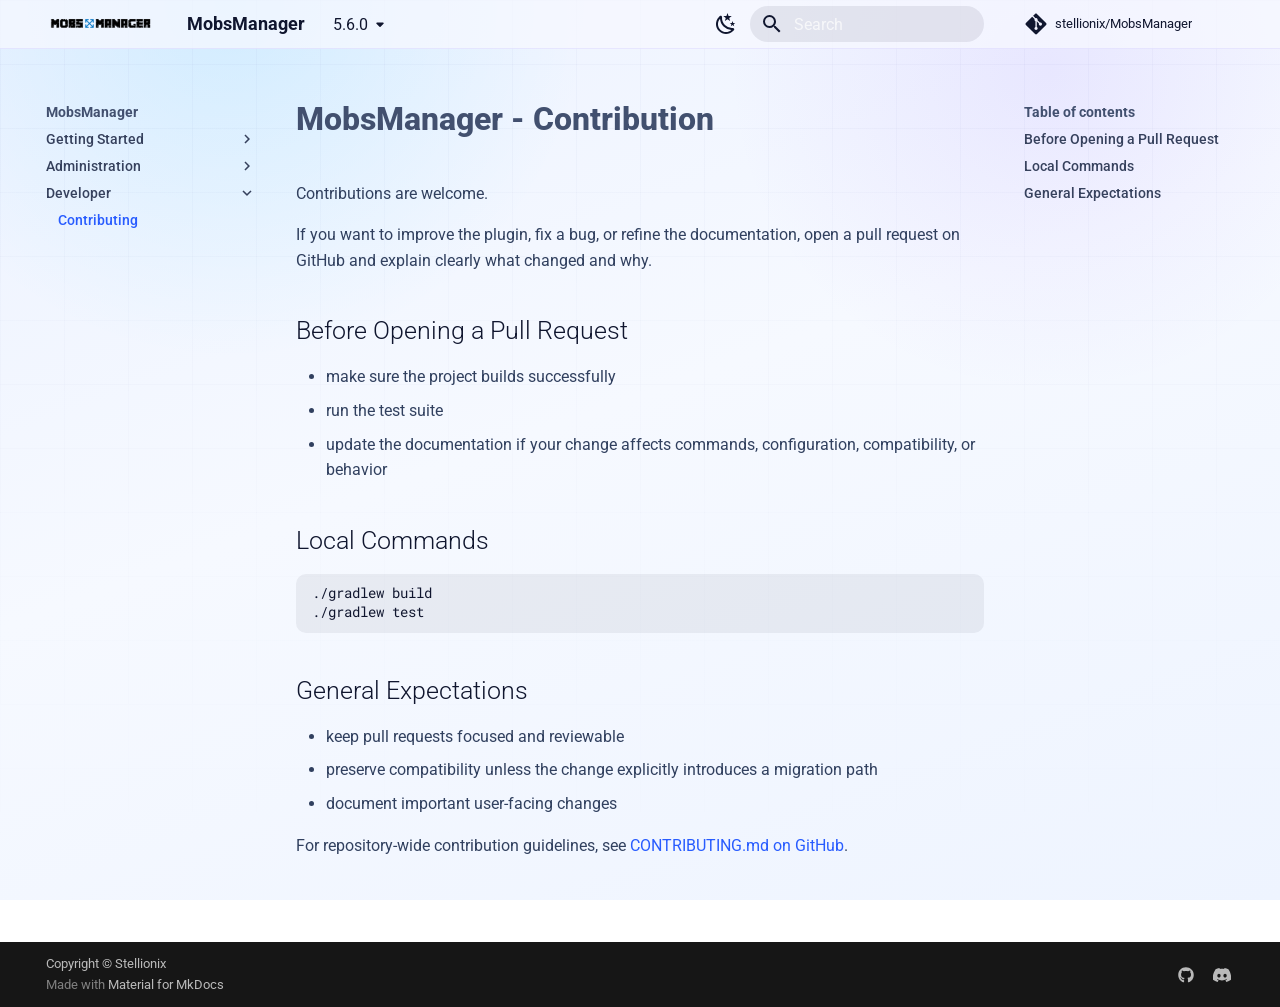
<file: 5.6.0/contribution/index.html>
<!doctype html>
<html lang="en" class="no-js">
  <head>
    
      <meta charset="utf-8">
      <meta name="viewport" content="width=device-width,initial-scale=1">
      
        <meta name="description" content="Documentation for MobsManager, a Bukkit, Spigot, and Paper plugin for managing mob spawning per world.">
      
      
      
        <link rel="canonical" href="https://stellionix.github.io/MobsManager/5.6.0/contribution/">
      
      
        <link rel="prev" href="../troubleshooting/">
      
      
      
        
      
      
      <link rel="icon" href="../assets/mobsmanager-logo.png">
      <meta name="generator" content="mkdocs-1.6.1, mkdocs-material-9.7.6">
    
    
      
        <title>Contributing - MobsManager</title>
      
    
    
      <link rel="stylesheet" href="../assets/stylesheets/main.484c7ddc.min.css">
      
        
        <link rel="stylesheet" href="../assets/stylesheets/palette.ab4e12ef.min.css">
      
      


    
    
      
    
    
      
        
        
        <link rel="preconnect" href="https://fonts.gstatic.com" crossorigin>
        <link rel="stylesheet" href="https://fonts.googleapis.com/css?family=Roboto:300,300i,400,400i,700,700i%7CRoboto+Mono:400,400i,700,700i&display=fallback">
        <style>:root{--md-text-font:"Roboto";--md-code-font:"Roboto Mono"}</style>
      
    
    
      <link rel="stylesheet" href="../assets/stylesheets/stellionix-extra.css">
    
    <script>__md_scope=new URL("..",location),__md_hash=e=>[...e].reduce(((e,_)=>(e<<5)-e+_.charCodeAt(0)),0),__md_get=(e,_=localStorage,t=__md_scope)=>JSON.parse(_.getItem(t.pathname+"."+e)),__md_set=(e,_,t=localStorage,a=__md_scope)=>{try{t.setItem(a.pathname+"."+e,JSON.stringify(_))}catch(e){}}</script>
    
      

    
    
  </head>
  
  
    
    
      
    
    
    
    
    <body dir="ltr" data-md-color-scheme="default" data-md-color-primary="indigo" data-md-color-accent="light-blue">
  
    
    <input class="md-toggle" data-md-toggle="drawer" type="checkbox" id="__drawer" autocomplete="off">
    <input class="md-toggle" data-md-toggle="search" type="checkbox" id="__search" autocomplete="off">
    <label class="md-overlay" for="__drawer"></label>
    <div data-md-component="skip">
      
        
        <a href="#mobsmanager-contribution" class="md-skip">
          Skip to content
        </a>
      
    </div>
    <div data-md-component="announce">
      
    </div>
    
      <div data-md-color-scheme="default" data-md-component="outdated" hidden>
        
      </div>
    
    
      

  

<header class="md-header md-header--shadow" data-md-component="header">
  <nav class="md-header__inner md-grid" aria-label="Header">
    <a href=".." title="MobsManager" class="md-header__button md-logo" aria-label="MobsManager" data-md-component="logo">
      
  <img src="../assets/mobsmanager-logo.png" alt="logo">

    </a>
    <label class="md-header__button md-icon" for="__drawer">
      
      <svg xmlns="http://www.w3.org/2000/svg" viewBox="0 0 24 24"><path d="M3 6h18v2H3zm0 5h18v2H3zm0 5h18v2H3z"/></svg>
    </label>
    <div class="md-header__title" data-md-component="header-title">
      <div class="md-header__ellipsis">
        <div class="md-header__topic">
          <span class="md-ellipsis">
            MobsManager
          </span>
        </div>
        <div class="md-header__topic" data-md-component="header-topic">
          <span class="md-ellipsis">
            
              Contributing
            
          </span>
        </div>
      </div>
    </div>
    
      
        <form class="md-header__option" data-md-component="palette">
  
    
    
    
    <input class="md-option" data-md-color-media="(prefers-color-scheme: light)" data-md-color-scheme="default" data-md-color-primary="indigo" data-md-color-accent="light-blue"  aria-label="Switch to dark mode"  type="radio" name="__palette" id="__palette_0">
    
      <label class="md-header__button md-icon" title="Switch to dark mode" for="__palette_1" hidden>
        <svg xmlns="http://www.w3.org/2000/svg" viewBox="0 0 24 24"><path d="m17.75 4.09-2.53 1.94.91 3.06-2.63-1.81-2.63 1.81.91-3.06-2.53-1.94L12.44 4l1.06-3 1.06 3zm3.5 6.91-1.64 1.25.59 1.98-1.7-1.17-1.7 1.17.59-1.98L15.75 11l2.06-.05L18.5 9l.69 1.95zm-2.28 4.95c.83-.08 1.72 1.1 1.19 1.85-.32.45-.66.87-1.08 1.27C15.17 23 8.84 23 4.94 19.07c-3.91-3.9-3.91-10.24 0-14.14.4-.4.82-.76 1.27-1.08.75-.53 1.93.36 1.85 1.19-.27 2.86.69 5.83 2.89 8.02a9.96 9.96 0 0 0 8.02 2.89m-1.64 2.02a12.08 12.08 0 0 1-7.8-3.47c-2.17-2.19-3.33-5-3.49-7.82-2.81 3.14-2.7 7.96.31 10.98 3.02 3.01 7.84 3.12 10.98.31"/></svg>
      </label>
    
  
    
    
    
    <input class="md-option" data-md-color-media="(prefers-color-scheme: dark)" data-md-color-scheme="slate" data-md-color-primary="indigo" data-md-color-accent="light-blue"  aria-label="Switch to light mode"  type="radio" name="__palette" id="__palette_1">
    
      <label class="md-header__button md-icon" title="Switch to light mode" for="__palette_0" hidden>
        <svg xmlns="http://www.w3.org/2000/svg" viewBox="0 0 24 24"><path d="M12 7a5 5 0 0 1 5 5 5 5 0 0 1-5 5 5 5 0 0 1-5-5 5 5 0 0 1 5-5m0 2a3 3 0 0 0-3 3 3 3 0 0 0 3 3 3 3 0 0 0 3-3 3 3 0 0 0-3-3m0-7 2.39 3.42C13.65 5.15 12.84 5 12 5s-1.65.15-2.39.42zM3.34 7l4.16-.35A7.2 7.2 0 0 0 5.94 8.5c-.44.74-.69 1.5-.83 2.29zm.02 10 1.76-3.77a7.131 7.131 0 0 0 2.38 4.14zM20.65 7l-1.77 3.79a7.02 7.02 0 0 0-2.38-4.15zm-.01 10-4.14.36c.59-.51 1.12-1.14 1.54-1.86.42-.73.69-1.5.83-2.29zM12 22l-2.41-3.44c.74.27 1.55.44 2.41.44.82 0 1.63-.17 2.37-.44z"/></svg>
      </label>
    
  
</form>
      
    
    
      <script>var palette=__md_get("__palette");if(palette&&palette.color){if("(prefers-color-scheme)"===palette.color.media){var media=matchMedia("(prefers-color-scheme: light)"),input=document.querySelector(media.matches?"[data-md-color-media='(prefers-color-scheme: light)']":"[data-md-color-media='(prefers-color-scheme: dark)']");palette.color.media=input.getAttribute("data-md-color-media"),palette.color.scheme=input.getAttribute("data-md-color-scheme"),palette.color.primary=input.getAttribute("data-md-color-primary"),palette.color.accent=input.getAttribute("data-md-color-accent")}for(var[key,value]of Object.entries(palette.color))document.body.setAttribute("data-md-color-"+key,value)}</script>
    
    
    
      
      
        <label class="md-header__button md-icon" for="__search">
          
          <svg xmlns="http://www.w3.org/2000/svg" viewBox="0 0 24 24"><path d="M9.5 3A6.5 6.5 0 0 1 16 9.5c0 1.61-.59 3.09-1.56 4.23l.27.27h.79l5 5-1.5 1.5-5-5v-.79l-.27-.27A6.52 6.52 0 0 1 9.5 16 6.5 6.5 0 0 1 3 9.5 6.5 6.5 0 0 1 9.5 3m0 2C7 5 5 7 5 9.5S7 14 9.5 14 14 12 14 9.5 12 5 9.5 5"/></svg>
        </label>
        <div class="md-search" data-md-component="search" role="dialog">
  <label class="md-search__overlay" for="__search"></label>
  <div class="md-search__inner" role="search">
    <form class="md-search__form" name="search">
      <input type="text" class="md-search__input" name="query" aria-label="Search" placeholder="Search" autocapitalize="off" autocorrect="off" autocomplete="off" spellcheck="false" data-md-component="search-query" required>
      <label class="md-search__icon md-icon" for="__search">
        
        <svg xmlns="http://www.w3.org/2000/svg" viewBox="0 0 24 24"><path d="M9.5 3A6.5 6.5 0 0 1 16 9.5c0 1.61-.59 3.09-1.56 4.23l.27.27h.79l5 5-1.5 1.5-5-5v-.79l-.27-.27A6.52 6.52 0 0 1 9.5 16 6.5 6.5 0 0 1 3 9.5 6.5 6.5 0 0 1 9.5 3m0 2C7 5 5 7 5 9.5S7 14 9.5 14 14 12 14 9.5 12 5 9.5 5"/></svg>
        
        <svg xmlns="http://www.w3.org/2000/svg" viewBox="0 0 24 24"><path d="M20 11v2H8l5.5 5.5-1.42 1.42L4.16 12l7.92-7.92L13.5 5.5 8 11z"/></svg>
      </label>
      <nav class="md-search__options" aria-label="Search">
        
        <button type="reset" class="md-search__icon md-icon" title="Clear" aria-label="Clear" tabindex="-1">
          
          <svg xmlns="http://www.w3.org/2000/svg" viewBox="0 0 24 24"><path d="M19 6.41 17.59 5 12 10.59 6.41 5 5 6.41 10.59 12 5 17.59 6.41 19 12 13.41 17.59 19 19 17.59 13.41 12z"/></svg>
        </button>
      </nav>
      
    </form>
    <div class="md-search__output">
      <div class="md-search__scrollwrap" tabindex="0" data-md-scrollfix>
        <div class="md-search-result" data-md-component="search-result">
          <div class="md-search-result__meta">
            Initializing search
          </div>
          <ol class="md-search-result__list" role="presentation"></ol>
        </div>
      </div>
    </div>
  </div>
</div>
      
    
    
      <div class="md-header__source">
        <a href="https://github.com/stellionix/MobsManager" title="Go to repository" class="md-source" data-md-component="source">
  <div class="md-source__icon md-icon">
    
    <svg xmlns="http://www.w3.org/2000/svg" viewBox="0 0 448 512"><!--! Font Awesome Free 7.1.0 by @fontawesome - https://fontawesome.com License - https://fontawesome.com/license/free (Icons: CC BY 4.0, Fonts: SIL OFL 1.1, Code: MIT License) Copyright 2025 Fonticons, Inc.--><path d="M439.6 236.1 244 40.5c-5.4-5.5-12.8-8.5-20.4-8.5s-15 3-20.4 8.4L162.5 81l51.5 51.5c27.1-9.1 52.7 16.8 43.4 43.7l49.7 49.7c34.2-11.8 61.2 31 35.5 56.7-26.5 26.5-70.2-2.9-56-37.3L240.3 199v121.9c25.3 12.5 22.3 41.8 9.1 55-6.4 6.4-15.2 10.1-24.3 10.1s-17.8-3.6-24.3-10.1c-17.6-17.6-11.1-46.9 11.2-56v-123c-20.8-8.5-24.6-30.7-18.6-45L142.6 101 8.5 235.1C3 240.6 0 247.9 0 255.5s3 15 8.5 20.4l195.6 195.7c5.4 5.4 12.7 8.4 20.4 8.4s15-3 20.4-8.4l194.7-194.7c5.4-5.4 8.4-12.8 8.4-20.4s-3-15-8.4-20.4"/></svg>
  </div>
  <div class="md-source__repository">
    stellionix/MobsManager
  </div>
</a>
      </div>
    
  </nav>
  
</header>
    
    <div class="md-container" data-md-component="container">
      
      
        
          
        
      
      <main class="md-main" data-md-component="main">
        <div class="md-main__inner md-grid">
          
            
              
              <div class="md-sidebar md-sidebar--primary" data-md-component="sidebar" data-md-type="navigation" >
                <div class="md-sidebar__scrollwrap">
                  <div class="md-sidebar__inner">
                    



<nav class="md-nav md-nav--primary" aria-label="Navigation" data-md-level="0">
  <label class="md-nav__title" for="__drawer">
    <a href=".." title="MobsManager" class="md-nav__button md-logo" aria-label="MobsManager" data-md-component="logo">
      
  <img src="../assets/mobsmanager-logo.png" alt="logo">

    </a>
    MobsManager
  </label>
  
    <div class="md-nav__source">
      <a href="https://github.com/stellionix/MobsManager" title="Go to repository" class="md-source" data-md-component="source">
  <div class="md-source__icon md-icon">
    
    <svg xmlns="http://www.w3.org/2000/svg" viewBox="0 0 448 512"><!--! Font Awesome Free 7.1.0 by @fontawesome - https://fontawesome.com License - https://fontawesome.com/license/free (Icons: CC BY 4.0, Fonts: SIL OFL 1.1, Code: MIT License) Copyright 2025 Fonticons, Inc.--><path d="M439.6 236.1 244 40.5c-5.4-5.5-12.8-8.5-20.4-8.5s-15 3-20.4 8.4L162.5 81l51.5 51.5c27.1-9.1 52.7 16.8 43.4 43.7l49.7 49.7c34.2-11.8 61.2 31 35.5 56.7-26.5 26.5-70.2-2.9-56-37.3L240.3 199v121.9c25.3 12.5 22.3 41.8 9.1 55-6.4 6.4-15.2 10.1-24.3 10.1s-17.8-3.6-24.3-10.1c-17.6-17.6-11.1-46.9 11.2-56v-123c-20.8-8.5-24.6-30.7-18.6-45L142.6 101 8.5 235.1C3 240.6 0 247.9 0 255.5s3 15 8.5 20.4l195.6 195.7c5.4 5.4 12.7 8.4 20.4 8.4s15-3 20.4-8.4l194.7-194.7c5.4-5.4 8.4-12.8 8.4-20.4s-3-15-8.4-20.4"/></svg>
  </div>
  <div class="md-source__repository">
    stellionix/MobsManager
  </div>
</a>
    </div>
  
  <ul class="md-nav__list" data-md-scrollfix>
    
      
      
  
  
  
  
    
    
    
    
    
    <li class="md-nav__item md-nav__item--nested">
      
        
        
        <input class="md-nav__toggle md-toggle " type="checkbox" id="__nav_1" >
        
          
          <label class="md-nav__link" for="__nav_1" id="__nav_1_label" tabindex="0">
            
  
  
  <span class="md-ellipsis">
    
  
    Getting Started
  

    
  </span>
  
  

            <span class="md-nav__icon md-icon"></span>
          </label>
        
        <nav class="md-nav" data-md-level="1" aria-labelledby="__nav_1_label" aria-expanded="false">
          <label class="md-nav__title" for="__nav_1">
            <span class="md-nav__icon md-icon"></span>
            
  
    Getting Started
  

          </label>
          <ul class="md-nav__list" data-md-scrollfix>
            
              
                
  
  
  
  
    <li class="md-nav__item">
      <a href=".." class="md-nav__link">
        
  
  
  <span class="md-ellipsis">
    
  
    Home
  

    
  </span>
  
  

      </a>
    </li>
  

              
            
              
                
  
  
  
  
    <li class="md-nav__item">
      <a href="../download/" class="md-nav__link">
        
  
  
  <span class="md-ellipsis">
    
  
    Download
  

    
  </span>
  
  

      </a>
    </li>
  

              
            
              
                
  
  
  
  
    <li class="md-nav__item">
      <a href="../installation/" class="md-nav__link">
        
  
  
  <span class="md-ellipsis">
    
  
    Installation
  

    
  </span>
  
  

      </a>
    </li>
  

              
            
              
                
  
  
  
  
    <li class="md-nav__item">
      <a href="../how-it-works/" class="md-nav__link">
        
  
  
  <span class="md-ellipsis">
    
  
    How It Works
  

    
  </span>
  
  

      </a>
    </li>
  

              
            
          </ul>
        </nav>
      
    </li>
  

    
      
      
  
  
  
  
    
    
    
    
    
    <li class="md-nav__item md-nav__item--nested">
      
        
        
        <input class="md-nav__toggle md-toggle " type="checkbox" id="__nav_2" >
        
          
          <label class="md-nav__link" for="__nav_2" id="__nav_2_label" tabindex="0">
            
  
  
  <span class="md-ellipsis">
    
  
    Administration
  

    
  </span>
  
  

            <span class="md-nav__icon md-icon"></span>
          </label>
        
        <nav class="md-nav" data-md-level="1" aria-labelledby="__nav_2_label" aria-expanded="false">
          <label class="md-nav__title" for="__nav_2">
            <span class="md-nav__icon md-icon"></span>
            
  
    Administration
  

          </label>
          <ul class="md-nav__list" data-md-scrollfix>
            
              
                
  
  
  
  
    <li class="md-nav__item">
      <a href="../configuration/" class="md-nav__link">
        
  
  
  <span class="md-ellipsis">
    
  
    Configuration
  

    
  </span>
  
  

      </a>
    </li>
  

              
            
              
                
  
  
  
  
    <li class="md-nav__item">
      <a href="../commands-and-perms/" class="md-nav__link">
        
  
  
  <span class="md-ellipsis">
    
  
    Commands and Permissions
  

    
  </span>
  
  

      </a>
    </li>
  

              
            
              
                
  
  
  
  
    <li class="md-nav__item">
      <a href="../troubleshooting/" class="md-nav__link">
        
  
  
  <span class="md-ellipsis">
    
  
    Troubleshooting
  

    
  </span>
  
  

      </a>
    </li>
  

              
            
          </ul>
        </nav>
      
    </li>
  

    
      
      
  
  
    
  
  
  
    
    
    
    
    
    <li class="md-nav__item md-nav__item--active md-nav__item--nested">
      
        
        
        <input class="md-nav__toggle md-toggle " type="checkbox" id="__nav_3" checked>
        
          
          <label class="md-nav__link" for="__nav_3" id="__nav_3_label" tabindex="0">
            
  
  
  <span class="md-ellipsis">
    
  
    Developer
  

    
  </span>
  
  

            <span class="md-nav__icon md-icon"></span>
          </label>
        
        <nav class="md-nav" data-md-level="1" aria-labelledby="__nav_3_label" aria-expanded="true">
          <label class="md-nav__title" for="__nav_3">
            <span class="md-nav__icon md-icon"></span>
            
  
    Developer
  

          </label>
          <ul class="md-nav__list" data-md-scrollfix>
            
              
                
  
  
    
  
  
  
    <li class="md-nav__item md-nav__item--active">
      
      <input class="md-nav__toggle md-toggle" type="checkbox" id="__toc">
      
      
        
      
      
        <label class="md-nav__link md-nav__link--active" for="__toc">
          
  
  
  <span class="md-ellipsis">
    
  
    Contributing
  

    
  </span>
  
  

          <span class="md-nav__icon md-icon"></span>
        </label>
      
      <a href="./" class="md-nav__link md-nav__link--active">
        
  
  
  <span class="md-ellipsis">
    
  
    Contributing
  

    
  </span>
  
  

      </a>
      
        

<nav class="md-nav md-nav--secondary" aria-label="Table of contents">
  
  
  
    
  
  
    <label class="md-nav__title" for="__toc">
      <span class="md-nav__icon md-icon"></span>
      Table of contents
    </label>
    <ul class="md-nav__list" data-md-component="toc" data-md-scrollfix>
      
        <li class="md-nav__item">
  <a href="#before-opening-a-pull-request" class="md-nav__link">
    <span class="md-ellipsis">
      
        Before Opening a Pull Request
      
    </span>
  </a>
  
</li>
      
        <li class="md-nav__item">
  <a href="#local-commands" class="md-nav__link">
    <span class="md-ellipsis">
      
        Local Commands
      
    </span>
  </a>
  
</li>
      
        <li class="md-nav__item">
  <a href="#general-expectations" class="md-nav__link">
    <span class="md-ellipsis">
      
        General Expectations
      
    </span>
  </a>
  
</li>
      
    </ul>
  
</nav>
      
    </li>
  

              
            
          </ul>
        </nav>
      
    </li>
  

    
  </ul>
</nav>
                  </div>
                </div>
              </div>
            
            
              
              <div class="md-sidebar md-sidebar--secondary" data-md-component="sidebar" data-md-type="toc" >
                <div class="md-sidebar__scrollwrap">
                  <div class="md-sidebar__inner">
                    

<nav class="md-nav md-nav--secondary" aria-label="Table of contents">
  
  
  
    
  
  
    <label class="md-nav__title" for="__toc">
      <span class="md-nav__icon md-icon"></span>
      Table of contents
    </label>
    <ul class="md-nav__list" data-md-component="toc" data-md-scrollfix>
      
        <li class="md-nav__item">
  <a href="#before-opening-a-pull-request" class="md-nav__link">
    <span class="md-ellipsis">
      
        Before Opening a Pull Request
      
    </span>
  </a>
  
</li>
      
        <li class="md-nav__item">
  <a href="#local-commands" class="md-nav__link">
    <span class="md-ellipsis">
      
        Local Commands
      
    </span>
  </a>
  
</li>
      
        <li class="md-nav__item">
  <a href="#general-expectations" class="md-nav__link">
    <span class="md-ellipsis">
      
        General Expectations
      
    </span>
  </a>
  
</li>
      
    </ul>
  
</nav>
                  </div>
                </div>
              </div>
            
          
          
            <div class="md-content" data-md-component="content">
              
              <article class="md-content__inner md-typeset">
                
                  


  
  


<h1 id="mobsmanager-contribution">MobsManager - Contribution</h1>
<p>Contributions are welcome.</p>
<p>If you want to improve the plugin, fix a bug, or refine the documentation, open a pull request on GitHub and explain clearly what changed and why.</p>
<h2 id="before-opening-a-pull-request">Before Opening a Pull Request</h2>
<ul>
<li>make sure the project builds successfully</li>
<li>run the test suite</li>
<li>update the documentation if your change affects commands, configuration, compatibility, or behavior</li>
</ul>
<h2 id="local-commands">Local Commands</h2>
<pre><code class="language-bash">./gradlew build
./gradlew test
</code></pre>
<h2 id="general-expectations">General Expectations</h2>
<ul>
<li>keep pull requests focused and reviewable</li>
<li>preserve compatibility unless the change explicitly introduces a migration path</li>
<li>document important user-facing changes</li>
</ul>
<p>For repository-wide contribution guidelines, see <a href="https://github.com/stellionix/MobsManager/blob/master/CONTRIBUTING.md">CONTRIBUTING.md on GitHub</a>.</p>












                
              </article>
            </div>
          
          
<script>var target=document.getElementById(location.hash.slice(1));target&&target.name&&(target.checked=target.name.startsWith("__tabbed_"))</script>
        </div>
        
      </main>
      
        <footer class="md-footer">
  
  <div class="md-footer-meta md-typeset">
    <div class="md-footer-meta__inner md-grid">
      <div class="md-copyright">
  
    <div class="md-copyright__highlight">
      Copyright © Stellionix
    </div>
  
  
    Made with
    <a href="https://squidfunk.github.io/mkdocs-material/" target="_blank" rel="noopener">
      Material for MkDocs
    </a>
  
</div>
      
        
<div class="md-social">
  
    
    
    
    
      
      
    
    <a href="https://github.com/Stellionix" target="_blank" rel="noopener" title="github.com" class="md-social__link">
      <svg xmlns="http://www.w3.org/2000/svg" viewBox="0 0 512 512"><!--! Font Awesome Free 7.1.0 by @fontawesome - https://fontawesome.com License - https://fontawesome.com/license/free (Icons: CC BY 4.0, Fonts: SIL OFL 1.1, Code: MIT License) Copyright 2025 Fonticons, Inc.--><path d="M173.9 397.4c0 2-2.3 3.6-5.2 3.6-3.3.3-5.6-1.3-5.6-3.6 0-2 2.3-3.6 5.2-3.6 3-.3 5.6 1.3 5.6 3.6m-31.1-4.5c-.7 2 1.3 4.3 4.3 4.9 2.6 1 5.6 0 6.2-2s-1.3-4.3-4.3-5.2c-2.6-.7-5.5.3-6.2 2.3m44.2-1.7c-2.9.7-4.9 2.6-4.6 4.9.3 2 2.9 3.3 5.9 2.6 2.9-.7 4.9-2.6 4.6-4.6-.3-1.9-3-3.2-5.9-2.9M252.8 8C114.1 8 8 113.3 8 252c0 110.9 69.8 205.8 169.5 239.2 12.8 2.3 17.3-5.6 17.3-12.1 0-6.2-.3-40.4-.3-61.4 0 0-70 15-84.7-29.8 0 0-11.4-29.1-27.8-36.6 0 0-22.9-15.7 1.6-15.4 0 0 24.9 2 38.6 25.8 21.9 38.6 58.6 27.5 72.9 20.9 2.3-16 8.8-27.1 16-33.7-55.9-6.2-112.3-14.3-112.3-110.5 0-27.5 7.6-41.3 23.6-58.9-2.6-6.5-11.1-33.3 2.6-67.9 20.9-6.5 69 27 69 27 20-5.6 41.5-8.5 62.8-8.5s42.8 2.9 62.8 8.5c0 0 48.1-33.6 69-27 13.7 34.7 5.2 61.4 2.6 67.9 16 17.7 25.8 31.5 25.8 58.9 0 96.5-58.9 104.2-114.8 110.5 9.2 7.9 17 22.9 17 46.4 0 33.7-.3 75.4-.3 83.6 0 6.5 4.6 14.4 17.3 12.1C436.2 457.8 504 362.9 504 252 504 113.3 391.5 8 252.8 8M105.2 352.9c-1.3 1-1 3.3.7 5.2 1.6 1.6 3.9 2.3 5.2 1 1.3-1 1-3.3-.7-5.2-1.6-1.6-3.9-2.3-5.2-1m-10.8-8.1c-.7 1.3.3 2.9 2.3 3.9 1.6 1 3.6.7 4.3-.7.7-1.3-.3-2.9-2.3-3.9-2-.6-3.6-.3-4.3.7m32.4 35.6c-1.6 1.3-1 4.3 1.3 6.2 2.3 2.3 5.2 2.6 6.5 1 1.3-1.3.7-4.3-1.3-6.2-2.2-2.3-5.2-2.6-6.5-1m-11.4-14.7c-1.6 1-1.6 3.6 0 5.9s4.3 3.3 5.6 2.3c1.6-1.3 1.6-3.9 0-6.2-1.4-2.3-4-3.3-5.6-2"/></svg>
    </a>
  
    
    
    
    
      
      
    
    <a href="https://discord.com/invite/jCsvJxS" target="_blank" rel="noopener" title="discord.com" class="md-social__link">
      <svg xmlns="http://www.w3.org/2000/svg" viewBox="0 0 576 512"><!--! Font Awesome Free 7.1.0 by @fontawesome - https://fontawesome.com License - https://fontawesome.com/license/free (Icons: CC BY 4.0, Fonts: SIL OFL 1.1, Code: MIT License) Copyright 2025 Fonticons, Inc.--><path d="M492.5 69.8c-.2-.3-.4-.6-.8-.7-38.1-17.5-78.4-30-119.7-37.1-.4-.1-.8 0-1.1.1s-.6.4-.8.8c-5.5 9.9-10.5 20.2-14.9 30.6-44.6-6.8-89.9-6.8-134.4 0-4.5-10.5-9.5-20.7-15.1-30.6-.2-.3-.5-.6-.8-.8s-.7-.2-1.1-.2C162.5 39 122.2 51.5 84.1 69c-.3.1-.6.4-.8.7C7.1 183.5-13.8 294.6-3.6 404.2c0 .3.1.5.2.8s.3.4.5.6c44.4 32.9 94 58 146.8 74.2.4.1.8.1 1.1 0s.7-.4.9-.7c11.3-15.4 21.4-31.8 30-48.8.1-.2.2-.5.2-.8s0-.5-.1-.8-.2-.5-.4-.6-.4-.3-.7-.4c-15.8-6.1-31.2-13.4-45.9-21.9-.3-.2-.5-.4-.7-.6s-.3-.6-.3-.9 0-.6.2-.9.3-.5.6-.7c3.1-2.3 6.2-4.7 9.1-7.1.3-.2.6-.4.9-.4s.7 0 1 .1c96.2 43.9 200.4 43.9 295.5 0 .3-.1.7-.2 1-.2s.7.2.9.4c2.9 2.4 6 4.9 9.1 7.2.2.2.4.4.6.7s.2.6.2.9-.1.6-.3.9-.4.5-.6.6c-14.7 8.6-30 15.9-45.9 21.8-.2.1-.5.2-.7.4s-.3.4-.4.7-.1.5-.1.8.1.5.2.8c8.8 17 18.8 33.3 30 48.8.2.3.6.6.9.7s.8.1 1.1 0c52.9-16.2 102.6-41.3 147.1-74.2.2-.2.4-.4.5-.6s.2-.5.2-.8c12.3-126.8-20.5-236.9-86.9-334.5zm-302 267.7c-29 0-52.8-26.6-52.8-59.2s23.4-59.2 52.8-59.2c29.7 0 53.3 26.8 52.8 59.2 0 32.7-23.4 59.2-52.8 59.2m195.4 0c-29 0-52.8-26.6-52.8-59.2s23.4-59.2 52.8-59.2c29.7 0 53.3 26.8 52.8 59.2 0 32.7-23.2 59.2-52.8 59.2"/></svg>
    </a>
  
</div>
      
    </div>
  </div>
</footer>
      
    </div>
    <div class="md-dialog" data-md-component="dialog">
      <div class="md-dialog__inner md-typeset"></div>
    </div>
    
    
    
      
      
      <script id="__config" type="application/json">{"annotate": null, "base": "..", "features": [], "search": "../assets/javascripts/workers/search.2c215733.min.js", "tags": null, "translations": {"clipboard.copied": "Copied to clipboard", "clipboard.copy": "Copy to clipboard", "search.result.more.one": "1 more on this page", "search.result.more.other": "# more on this page", "search.result.none": "No matching documents", "search.result.one": "1 matching document", "search.result.other": "# matching documents", "search.result.placeholder": "Type to start searching", "search.result.term.missing": "Missing", "select.version": "Select version"}, "version": {"provider": "mike"}}</script>
    
    
      <script src="../assets/javascripts/bundle.79ae519e.min.js"></script>
      
    
  </body>
</html>
</file>
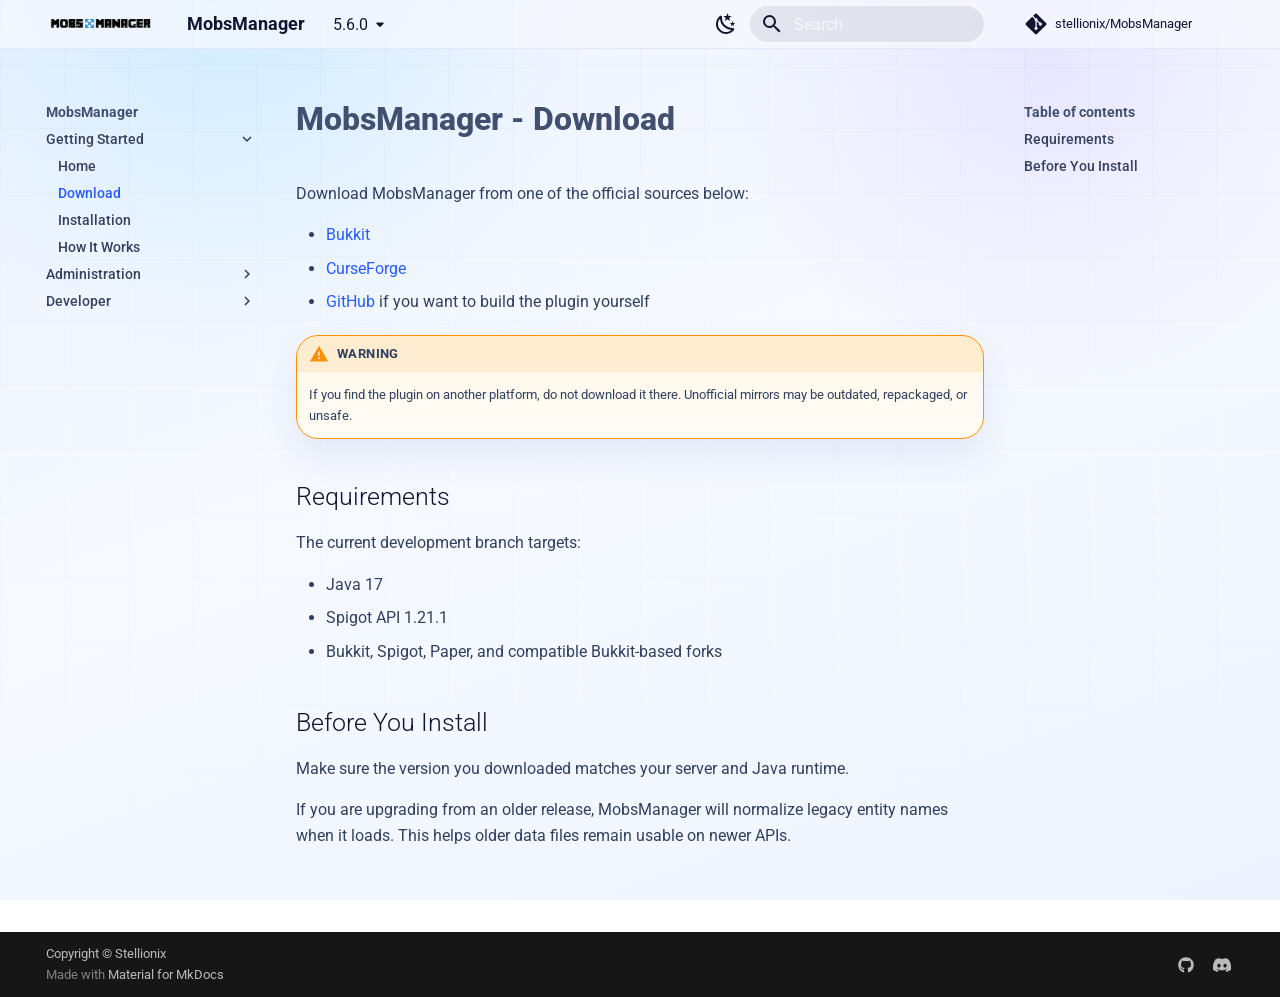
<file: 5.6.0/download/index.html>
<!doctype html>
<html lang="en" class="no-js">
  <head>
    
      <meta charset="utf-8">
      <meta name="viewport" content="width=device-width,initial-scale=1">
      
        <meta name="description" content="Documentation for MobsManager, a Bukkit, Spigot, and Paper plugin for managing mob spawning per world.">
      
      
      
        <link rel="canonical" href="https://stellionix.github.io/MobsManager/5.6.0/download/">
      
      
        <link rel="prev" href="..">
      
      
        <link rel="next" href="../installation/">
      
      
        
      
      
      <link rel="icon" href="../assets/mobsmanager-logo.png">
      <meta name="generator" content="mkdocs-1.6.1, mkdocs-material-9.7.6">
    
    
      
        <title>Download - MobsManager</title>
      
    
    
      <link rel="stylesheet" href="../assets/stylesheets/main.484c7ddc.min.css">
      
        
        <link rel="stylesheet" href="../assets/stylesheets/palette.ab4e12ef.min.css">
      
      


    
    
      
    
    
      
        
        
        <link rel="preconnect" href="https://fonts.gstatic.com" crossorigin>
        <link rel="stylesheet" href="https://fonts.googleapis.com/css?family=Roboto:300,300i,400,400i,700,700i%7CRoboto+Mono:400,400i,700,700i&display=fallback">
        <style>:root{--md-text-font:"Roboto";--md-code-font:"Roboto Mono"}</style>
      
    
    
      <link rel="stylesheet" href="../assets/stylesheets/stellionix-extra.css">
    
    <script>__md_scope=new URL("..",location),__md_hash=e=>[...e].reduce(((e,_)=>(e<<5)-e+_.charCodeAt(0)),0),__md_get=(e,_=localStorage,t=__md_scope)=>JSON.parse(_.getItem(t.pathname+"."+e)),__md_set=(e,_,t=localStorage,a=__md_scope)=>{try{t.setItem(a.pathname+"."+e,JSON.stringify(_))}catch(e){}}</script>
    
      

    
    
  </head>
  
  
    
    
      
    
    
    
    
    <body dir="ltr" data-md-color-scheme="default" data-md-color-primary="indigo" data-md-color-accent="light-blue">
  
    
    <input class="md-toggle" data-md-toggle="drawer" type="checkbox" id="__drawer" autocomplete="off">
    <input class="md-toggle" data-md-toggle="search" type="checkbox" id="__search" autocomplete="off">
    <label class="md-overlay" for="__drawer"></label>
    <div data-md-component="skip">
      
        
        <a href="#mobsmanager-download" class="md-skip">
          Skip to content
        </a>
      
    </div>
    <div data-md-component="announce">
      
    </div>
    
      <div data-md-color-scheme="default" data-md-component="outdated" hidden>
        
      </div>
    
    
      

  

<header class="md-header md-header--shadow" data-md-component="header">
  <nav class="md-header__inner md-grid" aria-label="Header">
    <a href=".." title="MobsManager" class="md-header__button md-logo" aria-label="MobsManager" data-md-component="logo">
      
  <img src="../assets/mobsmanager-logo.png" alt="logo">

    </a>
    <label class="md-header__button md-icon" for="__drawer">
      
      <svg xmlns="http://www.w3.org/2000/svg" viewBox="0 0 24 24"><path d="M3 6h18v2H3zm0 5h18v2H3zm0 5h18v2H3z"/></svg>
    </label>
    <div class="md-header__title" data-md-component="header-title">
      <div class="md-header__ellipsis">
        <div class="md-header__topic">
          <span class="md-ellipsis">
            MobsManager
          </span>
        </div>
        <div class="md-header__topic" data-md-component="header-topic">
          <span class="md-ellipsis">
            
              Download
            
          </span>
        </div>
      </div>
    </div>
    
      
        <form class="md-header__option" data-md-component="palette">
  
    
    
    
    <input class="md-option" data-md-color-media="(prefers-color-scheme: light)" data-md-color-scheme="default" data-md-color-primary="indigo" data-md-color-accent="light-blue"  aria-label="Switch to dark mode"  type="radio" name="__palette" id="__palette_0">
    
      <label class="md-header__button md-icon" title="Switch to dark mode" for="__palette_1" hidden>
        <svg xmlns="http://www.w3.org/2000/svg" viewBox="0 0 24 24"><path d="m17.75 4.09-2.53 1.94.91 3.06-2.63-1.81-2.63 1.81.91-3.06-2.53-1.94L12.44 4l1.06-3 1.06 3zm3.5 6.91-1.64 1.25.59 1.98-1.7-1.17-1.7 1.17.59-1.98L15.75 11l2.06-.05L18.5 9l.69 1.95zm-2.28 4.95c.83-.08 1.72 1.1 1.19 1.85-.32.45-.66.87-1.08 1.27C15.17 23 8.84 23 4.94 19.07c-3.91-3.9-3.91-10.24 0-14.14.4-.4.82-.76 1.27-1.08.75-.53 1.93.36 1.85 1.19-.27 2.86.69 5.83 2.89 8.02a9.96 9.96 0 0 0 8.02 2.89m-1.64 2.02a12.08 12.08 0 0 1-7.8-3.47c-2.17-2.19-3.33-5-3.49-7.82-2.81 3.14-2.7 7.96.31 10.98 3.02 3.01 7.84 3.12 10.98.31"/></svg>
      </label>
    
  
    
    
    
    <input class="md-option" data-md-color-media="(prefers-color-scheme: dark)" data-md-color-scheme="slate" data-md-color-primary="indigo" data-md-color-accent="light-blue"  aria-label="Switch to light mode"  type="radio" name="__palette" id="__palette_1">
    
      <label class="md-header__button md-icon" title="Switch to light mode" for="__palette_0" hidden>
        <svg xmlns="http://www.w3.org/2000/svg" viewBox="0 0 24 24"><path d="M12 7a5 5 0 0 1 5 5 5 5 0 0 1-5 5 5 5 0 0 1-5-5 5 5 0 0 1 5-5m0 2a3 3 0 0 0-3 3 3 3 0 0 0 3 3 3 3 0 0 0 3-3 3 3 0 0 0-3-3m0-7 2.39 3.42C13.65 5.15 12.84 5 12 5s-1.65.15-2.39.42zM3.34 7l4.16-.35A7.2 7.2 0 0 0 5.94 8.5c-.44.74-.69 1.5-.83 2.29zm.02 10 1.76-3.77a7.131 7.131 0 0 0 2.38 4.14zM20.65 7l-1.77 3.79a7.02 7.02 0 0 0-2.38-4.15zm-.01 10-4.14.36c.59-.51 1.12-1.14 1.54-1.86.42-.73.69-1.5.83-2.29zM12 22l-2.41-3.44c.74.27 1.55.44 2.41.44.82 0 1.63-.17 2.37-.44z"/></svg>
      </label>
    
  
</form>
      
    
    
      <script>var palette=__md_get("__palette");if(palette&&palette.color){if("(prefers-color-scheme)"===palette.color.media){var media=matchMedia("(prefers-color-scheme: light)"),input=document.querySelector(media.matches?"[data-md-color-media='(prefers-color-scheme: light)']":"[data-md-color-media='(prefers-color-scheme: dark)']");palette.color.media=input.getAttribute("data-md-color-media"),palette.color.scheme=input.getAttribute("data-md-color-scheme"),palette.color.primary=input.getAttribute("data-md-color-primary"),palette.color.accent=input.getAttribute("data-md-color-accent")}for(var[key,value]of Object.entries(palette.color))document.body.setAttribute("data-md-color-"+key,value)}</script>
    
    
    
      
      
        <label class="md-header__button md-icon" for="__search">
          
          <svg xmlns="http://www.w3.org/2000/svg" viewBox="0 0 24 24"><path d="M9.5 3A6.5 6.5 0 0 1 16 9.5c0 1.61-.59 3.09-1.56 4.23l.27.27h.79l5 5-1.5 1.5-5-5v-.79l-.27-.27A6.52 6.52 0 0 1 9.5 16 6.5 6.5 0 0 1 3 9.5 6.5 6.5 0 0 1 9.5 3m0 2C7 5 5 7 5 9.5S7 14 9.5 14 14 12 14 9.5 12 5 9.5 5"/></svg>
        </label>
        <div class="md-search" data-md-component="search" role="dialog">
  <label class="md-search__overlay" for="__search"></label>
  <div class="md-search__inner" role="search">
    <form class="md-search__form" name="search">
      <input type="text" class="md-search__input" name="query" aria-label="Search" placeholder="Search" autocapitalize="off" autocorrect="off" autocomplete="off" spellcheck="false" data-md-component="search-query" required>
      <label class="md-search__icon md-icon" for="__search">
        
        <svg xmlns="http://www.w3.org/2000/svg" viewBox="0 0 24 24"><path d="M9.5 3A6.5 6.5 0 0 1 16 9.5c0 1.61-.59 3.09-1.56 4.23l.27.27h.79l5 5-1.5 1.5-5-5v-.79l-.27-.27A6.52 6.52 0 0 1 9.5 16 6.5 6.5 0 0 1 3 9.5 6.5 6.5 0 0 1 9.5 3m0 2C7 5 5 7 5 9.5S7 14 9.5 14 14 12 14 9.5 12 5 9.5 5"/></svg>
        
        <svg xmlns="http://www.w3.org/2000/svg" viewBox="0 0 24 24"><path d="M20 11v2H8l5.5 5.5-1.42 1.42L4.16 12l7.92-7.92L13.5 5.5 8 11z"/></svg>
      </label>
      <nav class="md-search__options" aria-label="Search">
        
        <button type="reset" class="md-search__icon md-icon" title="Clear" aria-label="Clear" tabindex="-1">
          
          <svg xmlns="http://www.w3.org/2000/svg" viewBox="0 0 24 24"><path d="M19 6.41 17.59 5 12 10.59 6.41 5 5 6.41 10.59 12 5 17.59 6.41 19 12 13.41 17.59 19 19 17.59 13.41 12z"/></svg>
        </button>
      </nav>
      
    </form>
    <div class="md-search__output">
      <div class="md-search__scrollwrap" tabindex="0" data-md-scrollfix>
        <div class="md-search-result" data-md-component="search-result">
          <div class="md-search-result__meta">
            Initializing search
          </div>
          <ol class="md-search-result__list" role="presentation"></ol>
        </div>
      </div>
    </div>
  </div>
</div>
      
    
    
      <div class="md-header__source">
        <a href="https://github.com/stellionix/MobsManager" title="Go to repository" class="md-source" data-md-component="source">
  <div class="md-source__icon md-icon">
    
    <svg xmlns="http://www.w3.org/2000/svg" viewBox="0 0 448 512"><!--! Font Awesome Free 7.1.0 by @fontawesome - https://fontawesome.com License - https://fontawesome.com/license/free (Icons: CC BY 4.0, Fonts: SIL OFL 1.1, Code: MIT License) Copyright 2025 Fonticons, Inc.--><path d="M439.6 236.1 244 40.5c-5.4-5.5-12.8-8.5-20.4-8.5s-15 3-20.4 8.4L162.5 81l51.5 51.5c27.1-9.1 52.7 16.8 43.4 43.7l49.7 49.7c34.2-11.8 61.2 31 35.5 56.7-26.5 26.5-70.2-2.9-56-37.3L240.3 199v121.9c25.3 12.5 22.3 41.8 9.1 55-6.4 6.4-15.2 10.1-24.3 10.1s-17.8-3.6-24.3-10.1c-17.6-17.6-11.1-46.9 11.2-56v-123c-20.8-8.5-24.6-30.7-18.6-45L142.6 101 8.5 235.1C3 240.6 0 247.9 0 255.5s3 15 8.5 20.4l195.6 195.7c5.4 5.4 12.7 8.4 20.4 8.4s15-3 20.4-8.4l194.7-194.7c5.4-5.4 8.4-12.8 8.4-20.4s-3-15-8.4-20.4"/></svg>
  </div>
  <div class="md-source__repository">
    stellionix/MobsManager
  </div>
</a>
      </div>
    
  </nav>
  
</header>
    
    <div class="md-container" data-md-component="container">
      
      
        
          
        
      
      <main class="md-main" data-md-component="main">
        <div class="md-main__inner md-grid">
          
            
              
              <div class="md-sidebar md-sidebar--primary" data-md-component="sidebar" data-md-type="navigation" >
                <div class="md-sidebar__scrollwrap">
                  <div class="md-sidebar__inner">
                    



<nav class="md-nav md-nav--primary" aria-label="Navigation" data-md-level="0">
  <label class="md-nav__title" for="__drawer">
    <a href=".." title="MobsManager" class="md-nav__button md-logo" aria-label="MobsManager" data-md-component="logo">
      
  <img src="../assets/mobsmanager-logo.png" alt="logo">

    </a>
    MobsManager
  </label>
  
    <div class="md-nav__source">
      <a href="https://github.com/stellionix/MobsManager" title="Go to repository" class="md-source" data-md-component="source">
  <div class="md-source__icon md-icon">
    
    <svg xmlns="http://www.w3.org/2000/svg" viewBox="0 0 448 512"><!--! Font Awesome Free 7.1.0 by @fontawesome - https://fontawesome.com License - https://fontawesome.com/license/free (Icons: CC BY 4.0, Fonts: SIL OFL 1.1, Code: MIT License) Copyright 2025 Fonticons, Inc.--><path d="M439.6 236.1 244 40.5c-5.4-5.5-12.8-8.5-20.4-8.5s-15 3-20.4 8.4L162.5 81l51.5 51.5c27.1-9.1 52.7 16.8 43.4 43.7l49.7 49.7c34.2-11.8 61.2 31 35.5 56.7-26.5 26.5-70.2-2.9-56-37.3L240.3 199v121.9c25.3 12.5 22.3 41.8 9.1 55-6.4 6.4-15.2 10.1-24.3 10.1s-17.8-3.6-24.3-10.1c-17.6-17.6-11.1-46.9 11.2-56v-123c-20.8-8.5-24.6-30.7-18.6-45L142.6 101 8.5 235.1C3 240.6 0 247.9 0 255.5s3 15 8.5 20.4l195.6 195.7c5.4 5.4 12.7 8.4 20.4 8.4s15-3 20.4-8.4l194.7-194.7c5.4-5.4 8.4-12.8 8.4-20.4s-3-15-8.4-20.4"/></svg>
  </div>
  <div class="md-source__repository">
    stellionix/MobsManager
  </div>
</a>
    </div>
  
  <ul class="md-nav__list" data-md-scrollfix>
    
      
      
  
  
    
  
  
  
    
    
    
    
    
    <li class="md-nav__item md-nav__item--active md-nav__item--nested">
      
        
        
        <input class="md-nav__toggle md-toggle " type="checkbox" id="__nav_1" checked>
        
          
          <label class="md-nav__link" for="__nav_1" id="__nav_1_label" tabindex="0">
            
  
  
  <span class="md-ellipsis">
    
  
    Getting Started
  

    
  </span>
  
  

            <span class="md-nav__icon md-icon"></span>
          </label>
        
        <nav class="md-nav" data-md-level="1" aria-labelledby="__nav_1_label" aria-expanded="true">
          <label class="md-nav__title" for="__nav_1">
            <span class="md-nav__icon md-icon"></span>
            
  
    Getting Started
  

          </label>
          <ul class="md-nav__list" data-md-scrollfix>
            
              
                
  
  
  
  
    <li class="md-nav__item">
      <a href=".." class="md-nav__link">
        
  
  
  <span class="md-ellipsis">
    
  
    Home
  

    
  </span>
  
  

      </a>
    </li>
  

              
            
              
                
  
  
    
  
  
  
    <li class="md-nav__item md-nav__item--active">
      
      <input class="md-nav__toggle md-toggle" type="checkbox" id="__toc">
      
      
        
      
      
        <label class="md-nav__link md-nav__link--active" for="__toc">
          
  
  
  <span class="md-ellipsis">
    
  
    Download
  

    
  </span>
  
  

          <span class="md-nav__icon md-icon"></span>
        </label>
      
      <a href="./" class="md-nav__link md-nav__link--active">
        
  
  
  <span class="md-ellipsis">
    
  
    Download
  

    
  </span>
  
  

      </a>
      
        

<nav class="md-nav md-nav--secondary" aria-label="Table of contents">
  
  
  
    
  
  
    <label class="md-nav__title" for="__toc">
      <span class="md-nav__icon md-icon"></span>
      Table of contents
    </label>
    <ul class="md-nav__list" data-md-component="toc" data-md-scrollfix>
      
        <li class="md-nav__item">
  <a href="#requirements" class="md-nav__link">
    <span class="md-ellipsis">
      
        Requirements
      
    </span>
  </a>
  
</li>
      
        <li class="md-nav__item">
  <a href="#before-you-install" class="md-nav__link">
    <span class="md-ellipsis">
      
        Before You Install
      
    </span>
  </a>
  
</li>
      
    </ul>
  
</nav>
      
    </li>
  

              
            
              
                
  
  
  
  
    <li class="md-nav__item">
      <a href="../installation/" class="md-nav__link">
        
  
  
  <span class="md-ellipsis">
    
  
    Installation
  

    
  </span>
  
  

      </a>
    </li>
  

              
            
              
                
  
  
  
  
    <li class="md-nav__item">
      <a href="../how-it-works/" class="md-nav__link">
        
  
  
  <span class="md-ellipsis">
    
  
    How It Works
  

    
  </span>
  
  

      </a>
    </li>
  

              
            
          </ul>
        </nav>
      
    </li>
  

    
      
      
  
  
  
  
    
    
    
    
    
    <li class="md-nav__item md-nav__item--nested">
      
        
        
        <input class="md-nav__toggle md-toggle " type="checkbox" id="__nav_2" >
        
          
          <label class="md-nav__link" for="__nav_2" id="__nav_2_label" tabindex="0">
            
  
  
  <span class="md-ellipsis">
    
  
    Administration
  

    
  </span>
  
  

            <span class="md-nav__icon md-icon"></span>
          </label>
        
        <nav class="md-nav" data-md-level="1" aria-labelledby="__nav_2_label" aria-expanded="false">
          <label class="md-nav__title" for="__nav_2">
            <span class="md-nav__icon md-icon"></span>
            
  
    Administration
  

          </label>
          <ul class="md-nav__list" data-md-scrollfix>
            
              
                
  
  
  
  
    <li class="md-nav__item">
      <a href="../configuration/" class="md-nav__link">
        
  
  
  <span class="md-ellipsis">
    
  
    Configuration
  

    
  </span>
  
  

      </a>
    </li>
  

              
            
              
                
  
  
  
  
    <li class="md-nav__item">
      <a href="../commands-and-perms/" class="md-nav__link">
        
  
  
  <span class="md-ellipsis">
    
  
    Commands and Permissions
  

    
  </span>
  
  

      </a>
    </li>
  

              
            
              
                
  
  
  
  
    <li class="md-nav__item">
      <a href="../troubleshooting/" class="md-nav__link">
        
  
  
  <span class="md-ellipsis">
    
  
    Troubleshooting
  

    
  </span>
  
  

      </a>
    </li>
  

              
            
          </ul>
        </nav>
      
    </li>
  

    
      
      
  
  
  
  
    
    
    
    
    
    <li class="md-nav__item md-nav__item--nested">
      
        
        
        <input class="md-nav__toggle md-toggle " type="checkbox" id="__nav_3" >
        
          
          <label class="md-nav__link" for="__nav_3" id="__nav_3_label" tabindex="0">
            
  
  
  <span class="md-ellipsis">
    
  
    Developer
  

    
  </span>
  
  

            <span class="md-nav__icon md-icon"></span>
          </label>
        
        <nav class="md-nav" data-md-level="1" aria-labelledby="__nav_3_label" aria-expanded="false">
          <label class="md-nav__title" for="__nav_3">
            <span class="md-nav__icon md-icon"></span>
            
  
    Developer
  

          </label>
          <ul class="md-nav__list" data-md-scrollfix>
            
              
                
  
  
  
  
    <li class="md-nav__item">
      <a href="../contribution/" class="md-nav__link">
        
  
  
  <span class="md-ellipsis">
    
  
    Contributing
  

    
  </span>
  
  

      </a>
    </li>
  

              
            
          </ul>
        </nav>
      
    </li>
  

    
  </ul>
</nav>
                  </div>
                </div>
              </div>
            
            
              
              <div class="md-sidebar md-sidebar--secondary" data-md-component="sidebar" data-md-type="toc" >
                <div class="md-sidebar__scrollwrap">
                  <div class="md-sidebar__inner">
                    

<nav class="md-nav md-nav--secondary" aria-label="Table of contents">
  
  
  
    
  
  
    <label class="md-nav__title" for="__toc">
      <span class="md-nav__icon md-icon"></span>
      Table of contents
    </label>
    <ul class="md-nav__list" data-md-component="toc" data-md-scrollfix>
      
        <li class="md-nav__item">
  <a href="#requirements" class="md-nav__link">
    <span class="md-ellipsis">
      
        Requirements
      
    </span>
  </a>
  
</li>
      
        <li class="md-nav__item">
  <a href="#before-you-install" class="md-nav__link">
    <span class="md-ellipsis">
      
        Before You Install
      
    </span>
  </a>
  
</li>
      
    </ul>
  
</nav>
                  </div>
                </div>
              </div>
            
          
          
            <div class="md-content" data-md-component="content">
              
              <article class="md-content__inner md-typeset">
                
                  


  
  


<h1 id="mobsmanager-download">MobsManager - Download</h1>
<p>Download MobsManager from one of the official sources below:</p>
<ul>
<li><a href="https://dev.bukkit.org/projects/mobsmanager">Bukkit</a></li>
<li><a href="https://www.curseforge.com/minecraft/bukkit-plugins/mobsmanager">CurseForge</a></li>
<li><a href="https://github.com/stellionix/MobsManager">GitHub</a> if you want to build the plugin yourself</li>
</ul>
<div class="admonition warning">
<p class="admonition-title">Warning</p>
<p>If you find the plugin on another platform, do not download it there. Unofficial mirrors may be outdated, repackaged, or unsafe.</p>
</div>
<h2 id="requirements">Requirements</h2>
<p>The current development branch targets:</p>
<ul>
<li>Java 17</li>
<li>Spigot API 1.21.1</li>
<li>Bukkit, Spigot, Paper, and compatible Bukkit-based forks</li>
</ul>
<h2 id="before-you-install">Before You Install</h2>
<p>Make sure the version you downloaded matches your server and Java runtime.</p>
<p>If you are upgrading from an older release, MobsManager will normalize legacy entity names when it loads. This helps older data files remain usable on newer APIs.</p>












                
              </article>
            </div>
          
          
<script>var target=document.getElementById(location.hash.slice(1));target&&target.name&&(target.checked=target.name.startsWith("__tabbed_"))</script>
        </div>
        
      </main>
      
        <footer class="md-footer">
  
  <div class="md-footer-meta md-typeset">
    <div class="md-footer-meta__inner md-grid">
      <div class="md-copyright">
  
    <div class="md-copyright__highlight">
      Copyright © Stellionix
    </div>
  
  
    Made with
    <a href="https://squidfunk.github.io/mkdocs-material/" target="_blank" rel="noopener">
      Material for MkDocs
    </a>
  
</div>
      
        
<div class="md-social">
  
    
    
    
    
      
      
    
    <a href="https://github.com/Stellionix" target="_blank" rel="noopener" title="github.com" class="md-social__link">
      <svg xmlns="http://www.w3.org/2000/svg" viewBox="0 0 512 512"><!--! Font Awesome Free 7.1.0 by @fontawesome - https://fontawesome.com License - https://fontawesome.com/license/free (Icons: CC BY 4.0, Fonts: SIL OFL 1.1, Code: MIT License) Copyright 2025 Fonticons, Inc.--><path d="M173.9 397.4c0 2-2.3 3.6-5.2 3.6-3.3.3-5.6-1.3-5.6-3.6 0-2 2.3-3.6 5.2-3.6 3-.3 5.6 1.3 5.6 3.6m-31.1-4.5c-.7 2 1.3 4.3 4.3 4.9 2.6 1 5.6 0 6.2-2s-1.3-4.3-4.3-5.2c-2.6-.7-5.5.3-6.2 2.3m44.2-1.7c-2.9.7-4.9 2.6-4.6 4.9.3 2 2.9 3.3 5.9 2.6 2.9-.7 4.9-2.6 4.6-4.6-.3-1.9-3-3.2-5.9-2.9M252.8 8C114.1 8 8 113.3 8 252c0 110.9 69.8 205.8 169.5 239.2 12.8 2.3 17.3-5.6 17.3-12.1 0-6.2-.3-40.4-.3-61.4 0 0-70 15-84.7-29.8 0 0-11.4-29.1-27.8-36.6 0 0-22.9-15.7 1.6-15.4 0 0 24.9 2 38.6 25.8 21.9 38.6 58.6 27.5 72.9 20.9 2.3-16 8.8-27.1 16-33.7-55.9-6.2-112.3-14.3-112.3-110.5 0-27.5 7.6-41.3 23.6-58.9-2.6-6.5-11.1-33.3 2.6-67.9 20.9-6.5 69 27 69 27 20-5.6 41.5-8.5 62.8-8.5s42.8 2.9 62.8 8.5c0 0 48.1-33.6 69-27 13.7 34.7 5.2 61.4 2.6 67.9 16 17.7 25.8 31.5 25.8 58.9 0 96.5-58.9 104.2-114.8 110.5 9.2 7.9 17 22.9 17 46.4 0 33.7-.3 75.4-.3 83.6 0 6.5 4.6 14.4 17.3 12.1C436.2 457.8 504 362.9 504 252 504 113.3 391.5 8 252.8 8M105.2 352.9c-1.3 1-1 3.3.7 5.2 1.6 1.6 3.9 2.3 5.2 1 1.3-1 1-3.3-.7-5.2-1.6-1.6-3.9-2.3-5.2-1m-10.8-8.1c-.7 1.3.3 2.9 2.3 3.9 1.6 1 3.6.7 4.3-.7.7-1.3-.3-2.9-2.3-3.9-2-.6-3.6-.3-4.3.7m32.4 35.6c-1.6 1.3-1 4.3 1.3 6.2 2.3 2.3 5.2 2.6 6.5 1 1.3-1.3.7-4.3-1.3-6.2-2.2-2.3-5.2-2.6-6.5-1m-11.4-14.7c-1.6 1-1.6 3.6 0 5.9s4.3 3.3 5.6 2.3c1.6-1.3 1.6-3.9 0-6.2-1.4-2.3-4-3.3-5.6-2"/></svg>
    </a>
  
    
    
    
    
      
      
    
    <a href="https://discord.com/invite/jCsvJxS" target="_blank" rel="noopener" title="discord.com" class="md-social__link">
      <svg xmlns="http://www.w3.org/2000/svg" viewBox="0 0 576 512"><!--! Font Awesome Free 7.1.0 by @fontawesome - https://fontawesome.com License - https://fontawesome.com/license/free (Icons: CC BY 4.0, Fonts: SIL OFL 1.1, Code: MIT License) Copyright 2025 Fonticons, Inc.--><path d="M492.5 69.8c-.2-.3-.4-.6-.8-.7-38.1-17.5-78.4-30-119.7-37.1-.4-.1-.8 0-1.1.1s-.6.4-.8.8c-5.5 9.9-10.5 20.2-14.9 30.6-44.6-6.8-89.9-6.8-134.4 0-4.5-10.5-9.5-20.7-15.1-30.6-.2-.3-.5-.6-.8-.8s-.7-.2-1.1-.2C162.5 39 122.2 51.5 84.1 69c-.3.1-.6.4-.8.7C7.1 183.5-13.8 294.6-3.6 404.2c0 .3.1.5.2.8s.3.4.5.6c44.4 32.9 94 58 146.8 74.2.4.1.8.1 1.1 0s.7-.4.9-.7c11.3-15.4 21.4-31.8 30-48.8.1-.2.2-.5.2-.8s0-.5-.1-.8-.2-.5-.4-.6-.4-.3-.7-.4c-15.8-6.1-31.2-13.4-45.9-21.9-.3-.2-.5-.4-.7-.6s-.3-.6-.3-.9 0-.6.2-.9.3-.5.6-.7c3.1-2.3 6.2-4.7 9.1-7.1.3-.2.6-.4.9-.4s.7 0 1 .1c96.2 43.9 200.4 43.9 295.5 0 .3-.1.7-.2 1-.2s.7.2.9.4c2.9 2.4 6 4.9 9.1 7.2.2.2.4.4.6.7s.2.6.2.9-.1.6-.3.9-.4.5-.6.6c-14.7 8.6-30 15.9-45.9 21.8-.2.1-.5.2-.7.4s-.3.4-.4.7-.1.5-.1.8.1.5.2.8c8.8 17 18.8 33.3 30 48.8.2.3.6.6.9.7s.8.1 1.1 0c52.9-16.2 102.6-41.3 147.1-74.2.2-.2.4-.4.5-.6s.2-.5.2-.8c12.3-126.8-20.5-236.9-86.9-334.5zm-302 267.7c-29 0-52.8-26.6-52.8-59.2s23.4-59.2 52.8-59.2c29.7 0 53.3 26.8 52.8 59.2 0 32.7-23.4 59.2-52.8 59.2m195.4 0c-29 0-52.8-26.6-52.8-59.2s23.4-59.2 52.8-59.2c29.7 0 53.3 26.8 52.8 59.2 0 32.7-23.2 59.2-52.8 59.2"/></svg>
    </a>
  
</div>
      
    </div>
  </div>
</footer>
      
    </div>
    <div class="md-dialog" data-md-component="dialog">
      <div class="md-dialog__inner md-typeset"></div>
    </div>
    
    
    
      
      
      <script id="__config" type="application/json">{"annotate": null, "base": "..", "features": [], "search": "../assets/javascripts/workers/search.2c215733.min.js", "tags": null, "translations": {"clipboard.copied": "Copied to clipboard", "clipboard.copy": "Copy to clipboard", "search.result.more.one": "1 more on this page", "search.result.more.other": "# more on this page", "search.result.none": "No matching documents", "search.result.one": "1 matching document", "search.result.other": "# matching documents", "search.result.placeholder": "Type to start searching", "search.result.term.missing": "Missing", "select.version": "Select version"}, "version": {"provider": "mike"}}</script>
    
    
      <script src="../assets/javascripts/bundle.79ae519e.min.js"></script>
      
    
  </body>
</html>
</file>
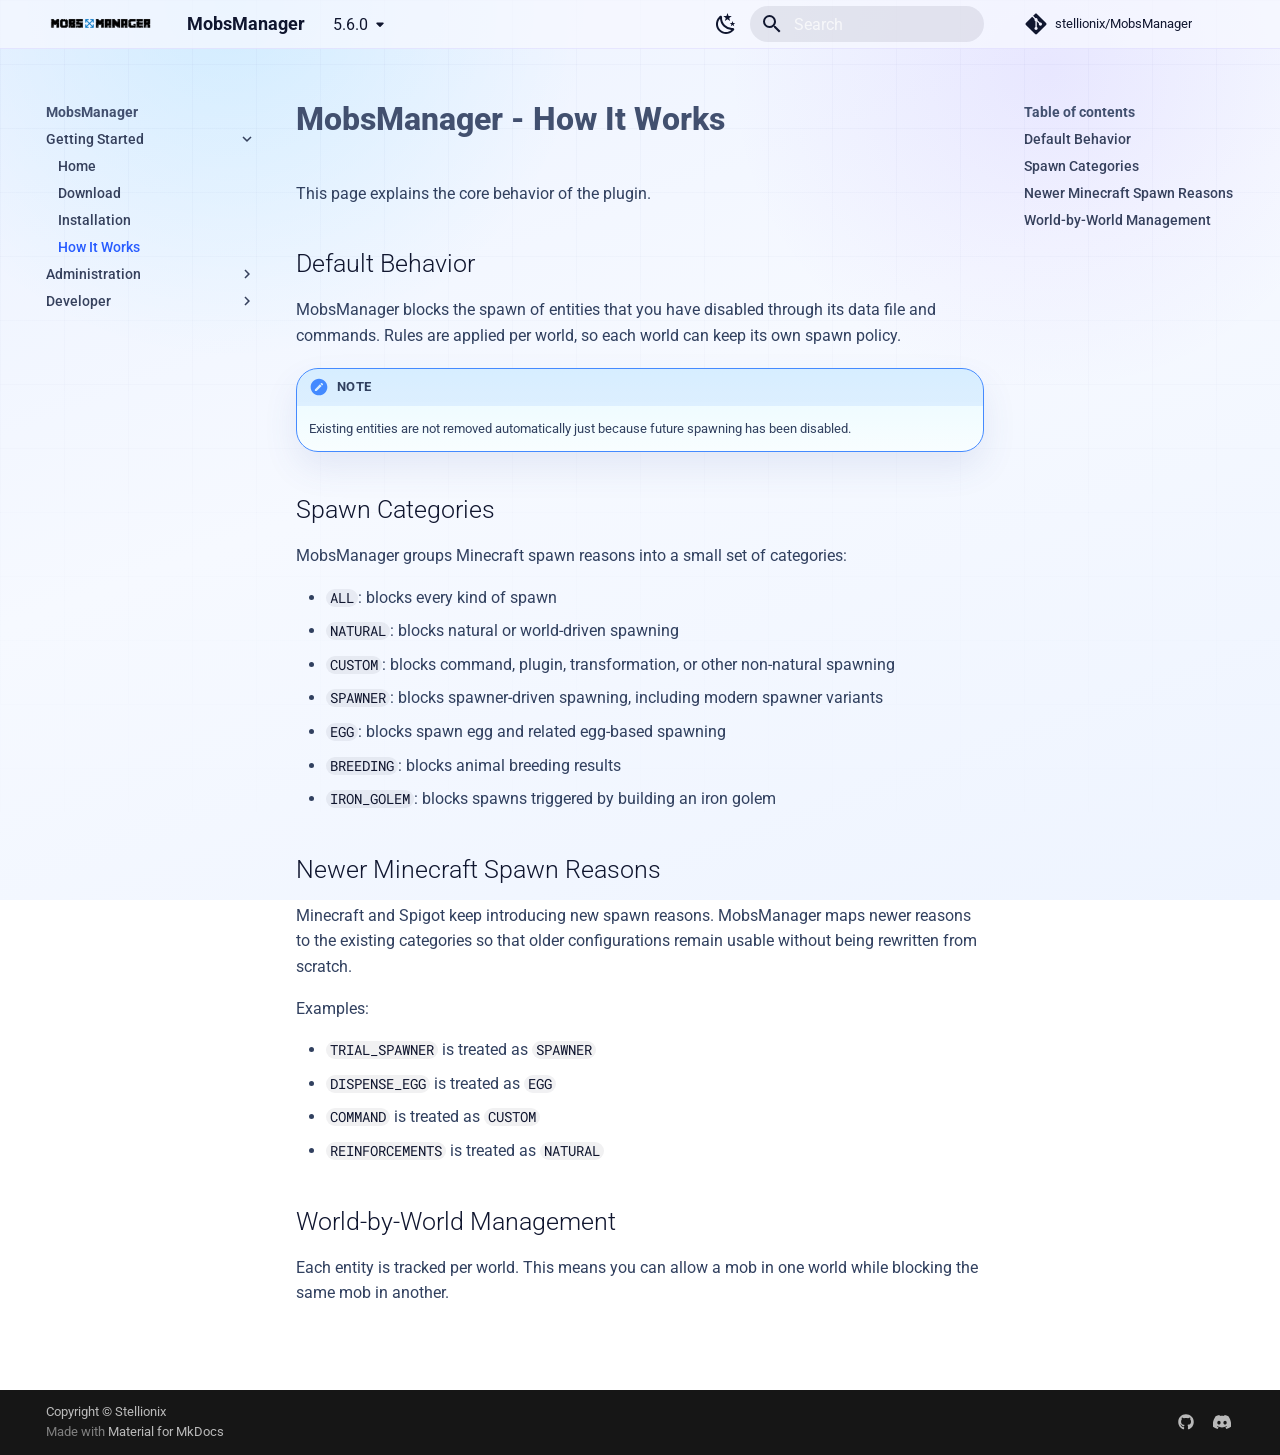
<file: 5.6.0/how-it-works/index.html>
<!doctype html>
<html lang="en" class="no-js">
  <head>
    
      <meta charset="utf-8">
      <meta name="viewport" content="width=device-width,initial-scale=1">
      
        <meta name="description" content="Documentation for MobsManager, a Bukkit, Spigot, and Paper plugin for managing mob spawning per world.">
      
      
      
        <link rel="canonical" href="https://stellionix.github.io/MobsManager/5.6.0/how-it-works/">
      
      
        <link rel="prev" href="../installation/">
      
      
        <link rel="next" href="../configuration/">
      
      
        
      
      
      <link rel="icon" href="../assets/mobsmanager-logo.png">
      <meta name="generator" content="mkdocs-1.6.1, mkdocs-material-9.7.6">
    
    
      
        <title>How It Works - MobsManager</title>
      
    
    
      <link rel="stylesheet" href="../assets/stylesheets/main.484c7ddc.min.css">
      
        
        <link rel="stylesheet" href="../assets/stylesheets/palette.ab4e12ef.min.css">
      
      


    
    
      
    
    
      
        
        
        <link rel="preconnect" href="https://fonts.gstatic.com" crossorigin>
        <link rel="stylesheet" href="https://fonts.googleapis.com/css?family=Roboto:300,300i,400,400i,700,700i%7CRoboto+Mono:400,400i,700,700i&display=fallback">
        <style>:root{--md-text-font:"Roboto";--md-code-font:"Roboto Mono"}</style>
      
    
    
      <link rel="stylesheet" href="../assets/stylesheets/stellionix-extra.css">
    
    <script>__md_scope=new URL("..",location),__md_hash=e=>[...e].reduce(((e,_)=>(e<<5)-e+_.charCodeAt(0)),0),__md_get=(e,_=localStorage,t=__md_scope)=>JSON.parse(_.getItem(t.pathname+"."+e)),__md_set=(e,_,t=localStorage,a=__md_scope)=>{try{t.setItem(a.pathname+"."+e,JSON.stringify(_))}catch(e){}}</script>
    
      

    
    
  </head>
  
  
    
    
      
    
    
    
    
    <body dir="ltr" data-md-color-scheme="default" data-md-color-primary="indigo" data-md-color-accent="light-blue">
  
    
    <input class="md-toggle" data-md-toggle="drawer" type="checkbox" id="__drawer" autocomplete="off">
    <input class="md-toggle" data-md-toggle="search" type="checkbox" id="__search" autocomplete="off">
    <label class="md-overlay" for="__drawer"></label>
    <div data-md-component="skip">
      
        
        <a href="#mobsmanager-how-it-works" class="md-skip">
          Skip to content
        </a>
      
    </div>
    <div data-md-component="announce">
      
    </div>
    
      <div data-md-color-scheme="default" data-md-component="outdated" hidden>
        
      </div>
    
    
      

  

<header class="md-header md-header--shadow" data-md-component="header">
  <nav class="md-header__inner md-grid" aria-label="Header">
    <a href=".." title="MobsManager" class="md-header__button md-logo" aria-label="MobsManager" data-md-component="logo">
      
  <img src="../assets/mobsmanager-logo.png" alt="logo">

    </a>
    <label class="md-header__button md-icon" for="__drawer">
      
      <svg xmlns="http://www.w3.org/2000/svg" viewBox="0 0 24 24"><path d="M3 6h18v2H3zm0 5h18v2H3zm0 5h18v2H3z"/></svg>
    </label>
    <div class="md-header__title" data-md-component="header-title">
      <div class="md-header__ellipsis">
        <div class="md-header__topic">
          <span class="md-ellipsis">
            MobsManager
          </span>
        </div>
        <div class="md-header__topic" data-md-component="header-topic">
          <span class="md-ellipsis">
            
              How It Works
            
          </span>
        </div>
      </div>
    </div>
    
      
        <form class="md-header__option" data-md-component="palette">
  
    
    
    
    <input class="md-option" data-md-color-media="(prefers-color-scheme: light)" data-md-color-scheme="default" data-md-color-primary="indigo" data-md-color-accent="light-blue"  aria-label="Switch to dark mode"  type="radio" name="__palette" id="__palette_0">
    
      <label class="md-header__button md-icon" title="Switch to dark mode" for="__palette_1" hidden>
        <svg xmlns="http://www.w3.org/2000/svg" viewBox="0 0 24 24"><path d="m17.75 4.09-2.53 1.94.91 3.06-2.63-1.81-2.63 1.81.91-3.06-2.53-1.94L12.44 4l1.06-3 1.06 3zm3.5 6.91-1.64 1.25.59 1.98-1.7-1.17-1.7 1.17.59-1.98L15.75 11l2.06-.05L18.5 9l.69 1.95zm-2.28 4.95c.83-.08 1.72 1.1 1.19 1.85-.32.45-.66.87-1.08 1.27C15.17 23 8.84 23 4.94 19.07c-3.91-3.9-3.91-10.24 0-14.14.4-.4.82-.76 1.27-1.08.75-.53 1.93.36 1.85 1.19-.27 2.86.69 5.83 2.89 8.02a9.96 9.96 0 0 0 8.02 2.89m-1.64 2.02a12.08 12.08 0 0 1-7.8-3.47c-2.17-2.19-3.33-5-3.49-7.82-2.81 3.14-2.7 7.96.31 10.98 3.02 3.01 7.84 3.12 10.98.31"/></svg>
      </label>
    
  
    
    
    
    <input class="md-option" data-md-color-media="(prefers-color-scheme: dark)" data-md-color-scheme="slate" data-md-color-primary="indigo" data-md-color-accent="light-blue"  aria-label="Switch to light mode"  type="radio" name="__palette" id="__palette_1">
    
      <label class="md-header__button md-icon" title="Switch to light mode" for="__palette_0" hidden>
        <svg xmlns="http://www.w3.org/2000/svg" viewBox="0 0 24 24"><path d="M12 7a5 5 0 0 1 5 5 5 5 0 0 1-5 5 5 5 0 0 1-5-5 5 5 0 0 1 5-5m0 2a3 3 0 0 0-3 3 3 3 0 0 0 3 3 3 3 0 0 0 3-3 3 3 0 0 0-3-3m0-7 2.39 3.42C13.65 5.15 12.84 5 12 5s-1.65.15-2.39.42zM3.34 7l4.16-.35A7.2 7.2 0 0 0 5.94 8.5c-.44.74-.69 1.5-.83 2.29zm.02 10 1.76-3.77a7.131 7.131 0 0 0 2.38 4.14zM20.65 7l-1.77 3.79a7.02 7.02 0 0 0-2.38-4.15zm-.01 10-4.14.36c.59-.51 1.12-1.14 1.54-1.86.42-.73.69-1.5.83-2.29zM12 22l-2.41-3.44c.74.27 1.55.44 2.41.44.82 0 1.63-.17 2.37-.44z"/></svg>
      </label>
    
  
</form>
      
    
    
      <script>var palette=__md_get("__palette");if(palette&&palette.color){if("(prefers-color-scheme)"===palette.color.media){var media=matchMedia("(prefers-color-scheme: light)"),input=document.querySelector(media.matches?"[data-md-color-media='(prefers-color-scheme: light)']":"[data-md-color-media='(prefers-color-scheme: dark)']");palette.color.media=input.getAttribute("data-md-color-media"),palette.color.scheme=input.getAttribute("data-md-color-scheme"),palette.color.primary=input.getAttribute("data-md-color-primary"),palette.color.accent=input.getAttribute("data-md-color-accent")}for(var[key,value]of Object.entries(palette.color))document.body.setAttribute("data-md-color-"+key,value)}</script>
    
    
    
      
      
        <label class="md-header__button md-icon" for="__search">
          
          <svg xmlns="http://www.w3.org/2000/svg" viewBox="0 0 24 24"><path d="M9.5 3A6.5 6.5 0 0 1 16 9.5c0 1.61-.59 3.09-1.56 4.23l.27.27h.79l5 5-1.5 1.5-5-5v-.79l-.27-.27A6.52 6.52 0 0 1 9.5 16 6.5 6.5 0 0 1 3 9.5 6.5 6.5 0 0 1 9.5 3m0 2C7 5 5 7 5 9.5S7 14 9.5 14 14 12 14 9.5 12 5 9.5 5"/></svg>
        </label>
        <div class="md-search" data-md-component="search" role="dialog">
  <label class="md-search__overlay" for="__search"></label>
  <div class="md-search__inner" role="search">
    <form class="md-search__form" name="search">
      <input type="text" class="md-search__input" name="query" aria-label="Search" placeholder="Search" autocapitalize="off" autocorrect="off" autocomplete="off" spellcheck="false" data-md-component="search-query" required>
      <label class="md-search__icon md-icon" for="__search">
        
        <svg xmlns="http://www.w3.org/2000/svg" viewBox="0 0 24 24"><path d="M9.5 3A6.5 6.5 0 0 1 16 9.5c0 1.61-.59 3.09-1.56 4.23l.27.27h.79l5 5-1.5 1.5-5-5v-.79l-.27-.27A6.52 6.52 0 0 1 9.5 16 6.5 6.5 0 0 1 3 9.5 6.5 6.5 0 0 1 9.5 3m0 2C7 5 5 7 5 9.5S7 14 9.5 14 14 12 14 9.5 12 5 9.5 5"/></svg>
        
        <svg xmlns="http://www.w3.org/2000/svg" viewBox="0 0 24 24"><path d="M20 11v2H8l5.5 5.5-1.42 1.42L4.16 12l7.92-7.92L13.5 5.5 8 11z"/></svg>
      </label>
      <nav class="md-search__options" aria-label="Search">
        
        <button type="reset" class="md-search__icon md-icon" title="Clear" aria-label="Clear" tabindex="-1">
          
          <svg xmlns="http://www.w3.org/2000/svg" viewBox="0 0 24 24"><path d="M19 6.41 17.59 5 12 10.59 6.41 5 5 6.41 10.59 12 5 17.59 6.41 19 12 13.41 17.59 19 19 17.59 13.41 12z"/></svg>
        </button>
      </nav>
      
    </form>
    <div class="md-search__output">
      <div class="md-search__scrollwrap" tabindex="0" data-md-scrollfix>
        <div class="md-search-result" data-md-component="search-result">
          <div class="md-search-result__meta">
            Initializing search
          </div>
          <ol class="md-search-result__list" role="presentation"></ol>
        </div>
      </div>
    </div>
  </div>
</div>
      
    
    
      <div class="md-header__source">
        <a href="https://github.com/stellionix/MobsManager" title="Go to repository" class="md-source" data-md-component="source">
  <div class="md-source__icon md-icon">
    
    <svg xmlns="http://www.w3.org/2000/svg" viewBox="0 0 448 512"><!--! Font Awesome Free 7.1.0 by @fontawesome - https://fontawesome.com License - https://fontawesome.com/license/free (Icons: CC BY 4.0, Fonts: SIL OFL 1.1, Code: MIT License) Copyright 2025 Fonticons, Inc.--><path d="M439.6 236.1 244 40.5c-5.4-5.5-12.8-8.5-20.4-8.5s-15 3-20.4 8.4L162.5 81l51.5 51.5c27.1-9.1 52.7 16.8 43.4 43.7l49.7 49.7c34.2-11.8 61.2 31 35.5 56.7-26.5 26.5-70.2-2.9-56-37.3L240.3 199v121.9c25.3 12.5 22.3 41.8 9.1 55-6.4 6.4-15.2 10.1-24.3 10.1s-17.8-3.6-24.3-10.1c-17.6-17.6-11.1-46.9 11.2-56v-123c-20.8-8.5-24.6-30.7-18.6-45L142.6 101 8.5 235.1C3 240.6 0 247.9 0 255.5s3 15 8.5 20.4l195.6 195.7c5.4 5.4 12.7 8.4 20.4 8.4s15-3 20.4-8.4l194.7-194.7c5.4-5.4 8.4-12.8 8.4-20.4s-3-15-8.4-20.4"/></svg>
  </div>
  <div class="md-source__repository">
    stellionix/MobsManager
  </div>
</a>
      </div>
    
  </nav>
  
</header>
    
    <div class="md-container" data-md-component="container">
      
      
        
          
        
      
      <main class="md-main" data-md-component="main">
        <div class="md-main__inner md-grid">
          
            
              
              <div class="md-sidebar md-sidebar--primary" data-md-component="sidebar" data-md-type="navigation" >
                <div class="md-sidebar__scrollwrap">
                  <div class="md-sidebar__inner">
                    



<nav class="md-nav md-nav--primary" aria-label="Navigation" data-md-level="0">
  <label class="md-nav__title" for="__drawer">
    <a href=".." title="MobsManager" class="md-nav__button md-logo" aria-label="MobsManager" data-md-component="logo">
      
  <img src="../assets/mobsmanager-logo.png" alt="logo">

    </a>
    MobsManager
  </label>
  
    <div class="md-nav__source">
      <a href="https://github.com/stellionix/MobsManager" title="Go to repository" class="md-source" data-md-component="source">
  <div class="md-source__icon md-icon">
    
    <svg xmlns="http://www.w3.org/2000/svg" viewBox="0 0 448 512"><!--! Font Awesome Free 7.1.0 by @fontawesome - https://fontawesome.com License - https://fontawesome.com/license/free (Icons: CC BY 4.0, Fonts: SIL OFL 1.1, Code: MIT License) Copyright 2025 Fonticons, Inc.--><path d="M439.6 236.1 244 40.5c-5.4-5.5-12.8-8.5-20.4-8.5s-15 3-20.4 8.4L162.5 81l51.5 51.5c27.1-9.1 52.7 16.8 43.4 43.7l49.7 49.7c34.2-11.8 61.2 31 35.5 56.7-26.5 26.5-70.2-2.9-56-37.3L240.3 199v121.9c25.3 12.5 22.3 41.8 9.1 55-6.4 6.4-15.2 10.1-24.3 10.1s-17.8-3.6-24.3-10.1c-17.6-17.6-11.1-46.9 11.2-56v-123c-20.8-8.5-24.6-30.7-18.6-45L142.6 101 8.5 235.1C3 240.6 0 247.9 0 255.5s3 15 8.5 20.4l195.6 195.7c5.4 5.4 12.7 8.4 20.4 8.4s15-3 20.4-8.4l194.7-194.7c5.4-5.4 8.4-12.8 8.4-20.4s-3-15-8.4-20.4"/></svg>
  </div>
  <div class="md-source__repository">
    stellionix/MobsManager
  </div>
</a>
    </div>
  
  <ul class="md-nav__list" data-md-scrollfix>
    
      
      
  
  
    
  
  
  
    
    
    
    
    
    <li class="md-nav__item md-nav__item--active md-nav__item--nested">
      
        
        
        <input class="md-nav__toggle md-toggle " type="checkbox" id="__nav_1" checked>
        
          
          <label class="md-nav__link" for="__nav_1" id="__nav_1_label" tabindex="0">
            
  
  
  <span class="md-ellipsis">
    
  
    Getting Started
  

    
  </span>
  
  

            <span class="md-nav__icon md-icon"></span>
          </label>
        
        <nav class="md-nav" data-md-level="1" aria-labelledby="__nav_1_label" aria-expanded="true">
          <label class="md-nav__title" for="__nav_1">
            <span class="md-nav__icon md-icon"></span>
            
  
    Getting Started
  

          </label>
          <ul class="md-nav__list" data-md-scrollfix>
            
              
                
  
  
  
  
    <li class="md-nav__item">
      <a href=".." class="md-nav__link">
        
  
  
  <span class="md-ellipsis">
    
  
    Home
  

    
  </span>
  
  

      </a>
    </li>
  

              
            
              
                
  
  
  
  
    <li class="md-nav__item">
      <a href="../download/" class="md-nav__link">
        
  
  
  <span class="md-ellipsis">
    
  
    Download
  

    
  </span>
  
  

      </a>
    </li>
  

              
            
              
                
  
  
  
  
    <li class="md-nav__item">
      <a href="../installation/" class="md-nav__link">
        
  
  
  <span class="md-ellipsis">
    
  
    Installation
  

    
  </span>
  
  

      </a>
    </li>
  

              
            
              
                
  
  
    
  
  
  
    <li class="md-nav__item md-nav__item--active">
      
      <input class="md-nav__toggle md-toggle" type="checkbox" id="__toc">
      
      
        
      
      
        <label class="md-nav__link md-nav__link--active" for="__toc">
          
  
  
  <span class="md-ellipsis">
    
  
    How It Works
  

    
  </span>
  
  

          <span class="md-nav__icon md-icon"></span>
        </label>
      
      <a href="./" class="md-nav__link md-nav__link--active">
        
  
  
  <span class="md-ellipsis">
    
  
    How It Works
  

    
  </span>
  
  

      </a>
      
        

<nav class="md-nav md-nav--secondary" aria-label="Table of contents">
  
  
  
    
  
  
    <label class="md-nav__title" for="__toc">
      <span class="md-nav__icon md-icon"></span>
      Table of contents
    </label>
    <ul class="md-nav__list" data-md-component="toc" data-md-scrollfix>
      
        <li class="md-nav__item">
  <a href="#default-behavior" class="md-nav__link">
    <span class="md-ellipsis">
      
        Default Behavior
      
    </span>
  </a>
  
</li>
      
        <li class="md-nav__item">
  <a href="#spawn-categories" class="md-nav__link">
    <span class="md-ellipsis">
      
        Spawn Categories
      
    </span>
  </a>
  
</li>
      
        <li class="md-nav__item">
  <a href="#newer-minecraft-spawn-reasons" class="md-nav__link">
    <span class="md-ellipsis">
      
        Newer Minecraft Spawn Reasons
      
    </span>
  </a>
  
</li>
      
        <li class="md-nav__item">
  <a href="#world-by-world-management" class="md-nav__link">
    <span class="md-ellipsis">
      
        World-by-World Management
      
    </span>
  </a>
  
</li>
      
    </ul>
  
</nav>
      
    </li>
  

              
            
          </ul>
        </nav>
      
    </li>
  

    
      
      
  
  
  
  
    
    
    
    
    
    <li class="md-nav__item md-nav__item--nested">
      
        
        
        <input class="md-nav__toggle md-toggle " type="checkbox" id="__nav_2" >
        
          
          <label class="md-nav__link" for="__nav_2" id="__nav_2_label" tabindex="0">
            
  
  
  <span class="md-ellipsis">
    
  
    Administration
  

    
  </span>
  
  

            <span class="md-nav__icon md-icon"></span>
          </label>
        
        <nav class="md-nav" data-md-level="1" aria-labelledby="__nav_2_label" aria-expanded="false">
          <label class="md-nav__title" for="__nav_2">
            <span class="md-nav__icon md-icon"></span>
            
  
    Administration
  

          </label>
          <ul class="md-nav__list" data-md-scrollfix>
            
              
                
  
  
  
  
    <li class="md-nav__item">
      <a href="../configuration/" class="md-nav__link">
        
  
  
  <span class="md-ellipsis">
    
  
    Configuration
  

    
  </span>
  
  

      </a>
    </li>
  

              
            
              
                
  
  
  
  
    <li class="md-nav__item">
      <a href="../commands-and-perms/" class="md-nav__link">
        
  
  
  <span class="md-ellipsis">
    
  
    Commands and Permissions
  

    
  </span>
  
  

      </a>
    </li>
  

              
            
              
                
  
  
  
  
    <li class="md-nav__item">
      <a href="../troubleshooting/" class="md-nav__link">
        
  
  
  <span class="md-ellipsis">
    
  
    Troubleshooting
  

    
  </span>
  
  

      </a>
    </li>
  

              
            
          </ul>
        </nav>
      
    </li>
  

    
      
      
  
  
  
  
    
    
    
    
    
    <li class="md-nav__item md-nav__item--nested">
      
        
        
        <input class="md-nav__toggle md-toggle " type="checkbox" id="__nav_3" >
        
          
          <label class="md-nav__link" for="__nav_3" id="__nav_3_label" tabindex="0">
            
  
  
  <span class="md-ellipsis">
    
  
    Developer
  

    
  </span>
  
  

            <span class="md-nav__icon md-icon"></span>
          </label>
        
        <nav class="md-nav" data-md-level="1" aria-labelledby="__nav_3_label" aria-expanded="false">
          <label class="md-nav__title" for="__nav_3">
            <span class="md-nav__icon md-icon"></span>
            
  
    Developer
  

          </label>
          <ul class="md-nav__list" data-md-scrollfix>
            
              
                
  
  
  
  
    <li class="md-nav__item">
      <a href="../contribution/" class="md-nav__link">
        
  
  
  <span class="md-ellipsis">
    
  
    Contributing
  

    
  </span>
  
  

      </a>
    </li>
  

              
            
          </ul>
        </nav>
      
    </li>
  

    
  </ul>
</nav>
                  </div>
                </div>
              </div>
            
            
              
              <div class="md-sidebar md-sidebar--secondary" data-md-component="sidebar" data-md-type="toc" >
                <div class="md-sidebar__scrollwrap">
                  <div class="md-sidebar__inner">
                    

<nav class="md-nav md-nav--secondary" aria-label="Table of contents">
  
  
  
    
  
  
    <label class="md-nav__title" for="__toc">
      <span class="md-nav__icon md-icon"></span>
      Table of contents
    </label>
    <ul class="md-nav__list" data-md-component="toc" data-md-scrollfix>
      
        <li class="md-nav__item">
  <a href="#default-behavior" class="md-nav__link">
    <span class="md-ellipsis">
      
        Default Behavior
      
    </span>
  </a>
  
</li>
      
        <li class="md-nav__item">
  <a href="#spawn-categories" class="md-nav__link">
    <span class="md-ellipsis">
      
        Spawn Categories
      
    </span>
  </a>
  
</li>
      
        <li class="md-nav__item">
  <a href="#newer-minecraft-spawn-reasons" class="md-nav__link">
    <span class="md-ellipsis">
      
        Newer Minecraft Spawn Reasons
      
    </span>
  </a>
  
</li>
      
        <li class="md-nav__item">
  <a href="#world-by-world-management" class="md-nav__link">
    <span class="md-ellipsis">
      
        World-by-World Management
      
    </span>
  </a>
  
</li>
      
    </ul>
  
</nav>
                  </div>
                </div>
              </div>
            
          
          
            <div class="md-content" data-md-component="content">
              
              <article class="md-content__inner md-typeset">
                
                  


  
  


<h1 id="mobsmanager-how-it-works">MobsManager - How It Works</h1>
<p>This page explains the core behavior of the plugin.</p>
<h2 id="default-behavior">Default Behavior</h2>
<p>MobsManager blocks the spawn of entities that you have disabled through its data file and commands.
Rules are applied per world, so each world can keep its own spawn policy.</p>
<div class="admonition note">
<p class="admonition-title">Note</p>
<p>Existing entities are not removed automatically just because future spawning has been disabled.</p>
</div>
<h2 id="spawn-categories">Spawn Categories</h2>
<p>MobsManager groups Minecraft spawn reasons into a small set of categories:</p>
<ul>
<li><code>ALL</code>: blocks every kind of spawn</li>
<li><code>NATURAL</code>: blocks natural or world-driven spawning</li>
<li><code>CUSTOM</code>: blocks command, plugin, transformation, or other non-natural spawning</li>
<li><code>SPAWNER</code>: blocks spawner-driven spawning, including modern spawner variants</li>
<li><code>EGG</code>: blocks spawn egg and related egg-based spawning</li>
<li><code>BREEDING</code>: blocks animal breeding results</li>
<li><code>IRON_GOLEM</code>: blocks spawns triggered by building an iron golem</li>
</ul>
<h2 id="newer-minecraft-spawn-reasons">Newer Minecraft Spawn Reasons</h2>
<p>Minecraft and Spigot keep introducing new spawn reasons. MobsManager maps newer reasons to the existing categories so that older configurations remain usable without being rewritten from scratch.</p>
<p>Examples:</p>
<ul>
<li><code>TRIAL_SPAWNER</code> is treated as <code>SPAWNER</code></li>
<li><code>DISPENSE_EGG</code> is treated as <code>EGG</code></li>
<li><code>COMMAND</code> is treated as <code>CUSTOM</code></li>
<li><code>REINFORCEMENTS</code> is treated as <code>NATURAL</code></li>
</ul>
<h2 id="world-by-world-management">World-by-World Management</h2>
<p>Each entity is tracked per world. This means you can allow a mob in one world while blocking the same mob in another.</p>












                
              </article>
            </div>
          
          
<script>var target=document.getElementById(location.hash.slice(1));target&&target.name&&(target.checked=target.name.startsWith("__tabbed_"))</script>
        </div>
        
      </main>
      
        <footer class="md-footer">
  
  <div class="md-footer-meta md-typeset">
    <div class="md-footer-meta__inner md-grid">
      <div class="md-copyright">
  
    <div class="md-copyright__highlight">
      Copyright © Stellionix
    </div>
  
  
    Made with
    <a href="https://squidfunk.github.io/mkdocs-material/" target="_blank" rel="noopener">
      Material for MkDocs
    </a>
  
</div>
      
        
<div class="md-social">
  
    
    
    
    
      
      
    
    <a href="https://github.com/Stellionix" target="_blank" rel="noopener" title="github.com" class="md-social__link">
      <svg xmlns="http://www.w3.org/2000/svg" viewBox="0 0 512 512"><!--! Font Awesome Free 7.1.0 by @fontawesome - https://fontawesome.com License - https://fontawesome.com/license/free (Icons: CC BY 4.0, Fonts: SIL OFL 1.1, Code: MIT License) Copyright 2025 Fonticons, Inc.--><path d="M173.9 397.4c0 2-2.3 3.6-5.2 3.6-3.3.3-5.6-1.3-5.6-3.6 0-2 2.3-3.6 5.2-3.6 3-.3 5.6 1.3 5.6 3.6m-31.1-4.5c-.7 2 1.3 4.3 4.3 4.9 2.6 1 5.6 0 6.2-2s-1.3-4.3-4.3-5.2c-2.6-.7-5.5.3-6.2 2.3m44.2-1.7c-2.9.7-4.9 2.6-4.6 4.9.3 2 2.9 3.3 5.9 2.6 2.9-.7 4.9-2.6 4.6-4.6-.3-1.9-3-3.2-5.9-2.9M252.8 8C114.1 8 8 113.3 8 252c0 110.9 69.8 205.8 169.5 239.2 12.8 2.3 17.3-5.6 17.3-12.1 0-6.2-.3-40.4-.3-61.4 0 0-70 15-84.7-29.8 0 0-11.4-29.1-27.8-36.6 0 0-22.9-15.7 1.6-15.4 0 0 24.9 2 38.6 25.8 21.9 38.6 58.6 27.5 72.9 20.9 2.3-16 8.8-27.1 16-33.7-55.9-6.2-112.3-14.3-112.3-110.5 0-27.5 7.6-41.3 23.6-58.9-2.6-6.5-11.1-33.3 2.6-67.9 20.9-6.5 69 27 69 27 20-5.6 41.5-8.5 62.8-8.5s42.8 2.9 62.8 8.5c0 0 48.1-33.6 69-27 13.7 34.7 5.2 61.4 2.6 67.9 16 17.7 25.8 31.5 25.8 58.9 0 96.5-58.9 104.2-114.8 110.5 9.2 7.9 17 22.9 17 46.4 0 33.7-.3 75.4-.3 83.6 0 6.5 4.6 14.4 17.3 12.1C436.2 457.8 504 362.9 504 252 504 113.3 391.5 8 252.8 8M105.2 352.9c-1.3 1-1 3.3.7 5.2 1.6 1.6 3.9 2.3 5.2 1 1.3-1 1-3.3-.7-5.2-1.6-1.6-3.9-2.3-5.2-1m-10.8-8.1c-.7 1.3.3 2.9 2.3 3.9 1.6 1 3.6.7 4.3-.7.7-1.3-.3-2.9-2.3-3.9-2-.6-3.6-.3-4.3.7m32.4 35.6c-1.6 1.3-1 4.3 1.3 6.2 2.3 2.3 5.2 2.6 6.5 1 1.3-1.3.7-4.3-1.3-6.2-2.2-2.3-5.2-2.6-6.5-1m-11.4-14.7c-1.6 1-1.6 3.6 0 5.9s4.3 3.3 5.6 2.3c1.6-1.3 1.6-3.9 0-6.2-1.4-2.3-4-3.3-5.6-2"/></svg>
    </a>
  
    
    
    
    
      
      
    
    <a href="https://discord.com/invite/jCsvJxS" target="_blank" rel="noopener" title="discord.com" class="md-social__link">
      <svg xmlns="http://www.w3.org/2000/svg" viewBox="0 0 576 512"><!--! Font Awesome Free 7.1.0 by @fontawesome - https://fontawesome.com License - https://fontawesome.com/license/free (Icons: CC BY 4.0, Fonts: SIL OFL 1.1, Code: MIT License) Copyright 2025 Fonticons, Inc.--><path d="M492.5 69.8c-.2-.3-.4-.6-.8-.7-38.1-17.5-78.4-30-119.7-37.1-.4-.1-.8 0-1.1.1s-.6.4-.8.8c-5.5 9.9-10.5 20.2-14.9 30.6-44.6-6.8-89.9-6.8-134.4 0-4.5-10.5-9.5-20.7-15.1-30.6-.2-.3-.5-.6-.8-.8s-.7-.2-1.1-.2C162.5 39 122.2 51.5 84.1 69c-.3.1-.6.4-.8.7C7.1 183.5-13.8 294.6-3.6 404.2c0 .3.1.5.2.8s.3.4.5.6c44.4 32.9 94 58 146.8 74.2.4.1.8.1 1.1 0s.7-.4.9-.7c11.3-15.4 21.4-31.8 30-48.8.1-.2.2-.5.2-.8s0-.5-.1-.8-.2-.5-.4-.6-.4-.3-.7-.4c-15.8-6.1-31.2-13.4-45.9-21.9-.3-.2-.5-.4-.7-.6s-.3-.6-.3-.9 0-.6.2-.9.3-.5.6-.7c3.1-2.3 6.2-4.7 9.1-7.1.3-.2.6-.4.9-.4s.7 0 1 .1c96.2 43.9 200.4 43.9 295.5 0 .3-.1.7-.2 1-.2s.7.2.9.4c2.9 2.4 6 4.9 9.1 7.2.2.2.4.4.6.7s.2.6.2.9-.1.6-.3.9-.4.5-.6.6c-14.7 8.6-30 15.9-45.9 21.8-.2.1-.5.2-.7.4s-.3.4-.4.7-.1.5-.1.8.1.5.2.8c8.8 17 18.8 33.3 30 48.8.2.3.6.6.9.7s.8.1 1.1 0c52.9-16.2 102.6-41.3 147.1-74.2.2-.2.4-.4.5-.6s.2-.5.2-.8c12.3-126.8-20.5-236.9-86.9-334.5zm-302 267.7c-29 0-52.8-26.6-52.8-59.2s23.4-59.2 52.8-59.2c29.7 0 53.3 26.8 52.8 59.2 0 32.7-23.4 59.2-52.8 59.2m195.4 0c-29 0-52.8-26.6-52.8-59.2s23.4-59.2 52.8-59.2c29.7 0 53.3 26.8 52.8 59.2 0 32.7-23.2 59.2-52.8 59.2"/></svg>
    </a>
  
</div>
      
    </div>
  </div>
</footer>
      
    </div>
    <div class="md-dialog" data-md-component="dialog">
      <div class="md-dialog__inner md-typeset"></div>
    </div>
    
    
    
      
      
      <script id="__config" type="application/json">{"annotate": null, "base": "..", "features": [], "search": "../assets/javascripts/workers/search.2c215733.min.js", "tags": null, "translations": {"clipboard.copied": "Copied to clipboard", "clipboard.copy": "Copy to clipboard", "search.result.more.one": "1 more on this page", "search.result.more.other": "# more on this page", "search.result.none": "No matching documents", "search.result.one": "1 matching document", "search.result.other": "# matching documents", "search.result.placeholder": "Type to start searching", "search.result.term.missing": "Missing", "select.version": "Select version"}, "version": {"provider": "mike"}}</script>
    
    
      <script src="../assets/javascripts/bundle.79ae519e.min.js"></script>
      
    
  </body>
</html>
</file>
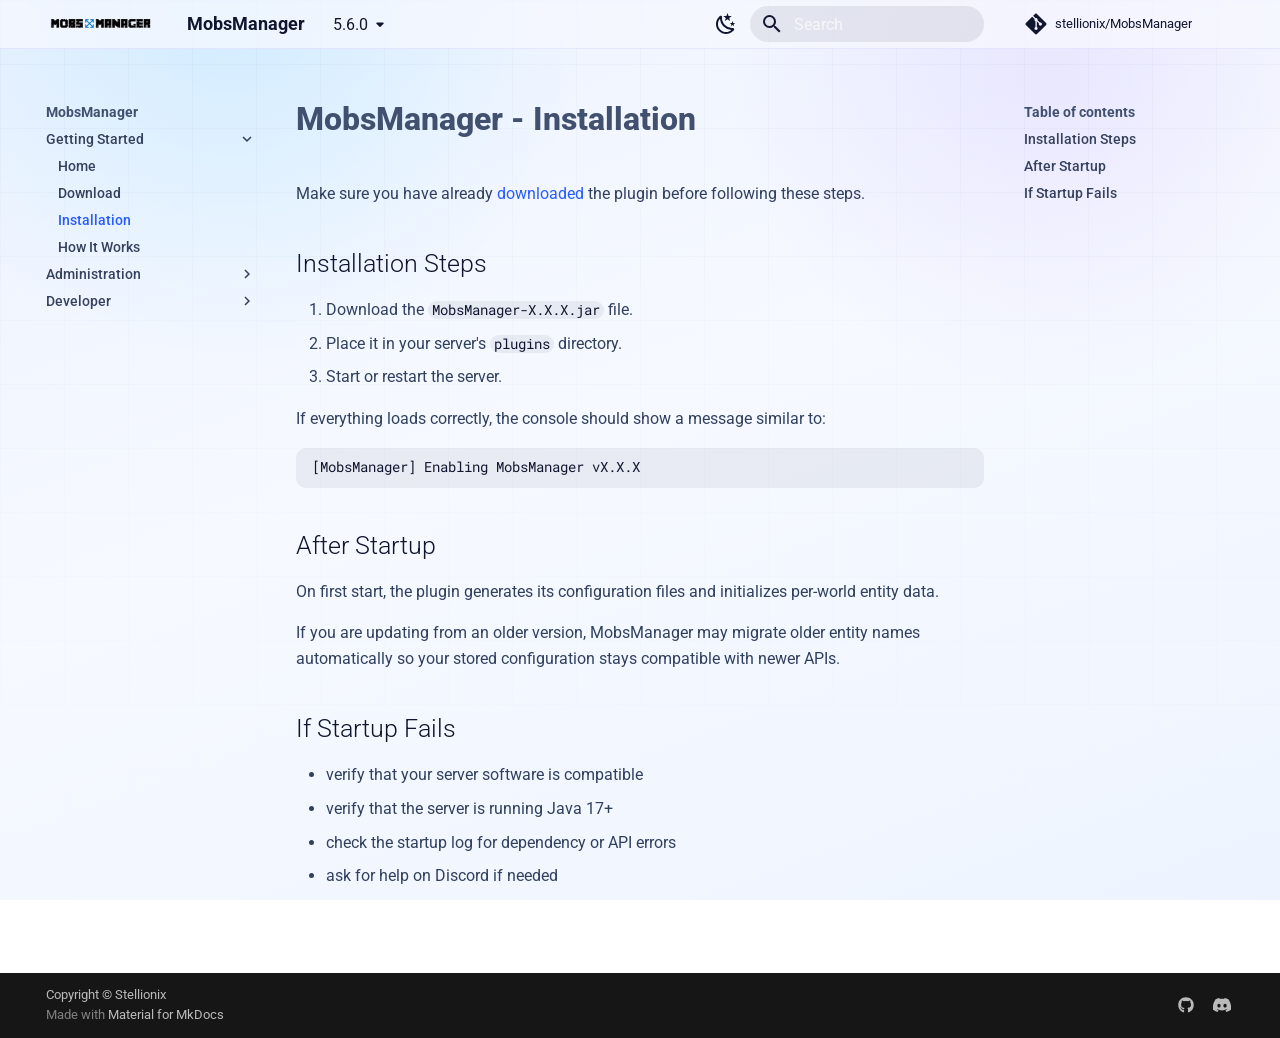
<file: 5.6.0/installation/index.html>
<!doctype html>
<html lang="en" class="no-js">
  <head>
    
      <meta charset="utf-8">
      <meta name="viewport" content="width=device-width,initial-scale=1">
      
        <meta name="description" content="Documentation for MobsManager, a Bukkit, Spigot, and Paper plugin for managing mob spawning per world.">
      
      
      
        <link rel="canonical" href="https://stellionix.github.io/MobsManager/5.6.0/installation/">
      
      
        <link rel="prev" href="../download/">
      
      
        <link rel="next" href="../how-it-works/">
      
      
        
      
      
      <link rel="icon" href="../assets/mobsmanager-logo.png">
      <meta name="generator" content="mkdocs-1.6.1, mkdocs-material-9.7.6">
    
    
      
        <title>Installation - MobsManager</title>
      
    
    
      <link rel="stylesheet" href="../assets/stylesheets/main.484c7ddc.min.css">
      
        
        <link rel="stylesheet" href="../assets/stylesheets/palette.ab4e12ef.min.css">
      
      


    
    
      
    
    
      
        
        
        <link rel="preconnect" href="https://fonts.gstatic.com" crossorigin>
        <link rel="stylesheet" href="https://fonts.googleapis.com/css?family=Roboto:300,300i,400,400i,700,700i%7CRoboto+Mono:400,400i,700,700i&display=fallback">
        <style>:root{--md-text-font:"Roboto";--md-code-font:"Roboto Mono"}</style>
      
    
    
      <link rel="stylesheet" href="../assets/stylesheets/stellionix-extra.css">
    
    <script>__md_scope=new URL("..",location),__md_hash=e=>[...e].reduce(((e,_)=>(e<<5)-e+_.charCodeAt(0)),0),__md_get=(e,_=localStorage,t=__md_scope)=>JSON.parse(_.getItem(t.pathname+"."+e)),__md_set=(e,_,t=localStorage,a=__md_scope)=>{try{t.setItem(a.pathname+"."+e,JSON.stringify(_))}catch(e){}}</script>
    
      

    
    
  </head>
  
  
    
    
      
    
    
    
    
    <body dir="ltr" data-md-color-scheme="default" data-md-color-primary="indigo" data-md-color-accent="light-blue">
  
    
    <input class="md-toggle" data-md-toggle="drawer" type="checkbox" id="__drawer" autocomplete="off">
    <input class="md-toggle" data-md-toggle="search" type="checkbox" id="__search" autocomplete="off">
    <label class="md-overlay" for="__drawer"></label>
    <div data-md-component="skip">
      
        
        <a href="#mobsmanager-installation" class="md-skip">
          Skip to content
        </a>
      
    </div>
    <div data-md-component="announce">
      
    </div>
    
      <div data-md-color-scheme="default" data-md-component="outdated" hidden>
        
      </div>
    
    
      

  

<header class="md-header md-header--shadow" data-md-component="header">
  <nav class="md-header__inner md-grid" aria-label="Header">
    <a href=".." title="MobsManager" class="md-header__button md-logo" aria-label="MobsManager" data-md-component="logo">
      
  <img src="../assets/mobsmanager-logo.png" alt="logo">

    </a>
    <label class="md-header__button md-icon" for="__drawer">
      
      <svg xmlns="http://www.w3.org/2000/svg" viewBox="0 0 24 24"><path d="M3 6h18v2H3zm0 5h18v2H3zm0 5h18v2H3z"/></svg>
    </label>
    <div class="md-header__title" data-md-component="header-title">
      <div class="md-header__ellipsis">
        <div class="md-header__topic">
          <span class="md-ellipsis">
            MobsManager
          </span>
        </div>
        <div class="md-header__topic" data-md-component="header-topic">
          <span class="md-ellipsis">
            
              Installation
            
          </span>
        </div>
      </div>
    </div>
    
      
        <form class="md-header__option" data-md-component="palette">
  
    
    
    
    <input class="md-option" data-md-color-media="(prefers-color-scheme: light)" data-md-color-scheme="default" data-md-color-primary="indigo" data-md-color-accent="light-blue"  aria-label="Switch to dark mode"  type="radio" name="__palette" id="__palette_0">
    
      <label class="md-header__button md-icon" title="Switch to dark mode" for="__palette_1" hidden>
        <svg xmlns="http://www.w3.org/2000/svg" viewBox="0 0 24 24"><path d="m17.75 4.09-2.53 1.94.91 3.06-2.63-1.81-2.63 1.81.91-3.06-2.53-1.94L12.44 4l1.06-3 1.06 3zm3.5 6.91-1.64 1.25.59 1.98-1.7-1.17-1.7 1.17.59-1.98L15.75 11l2.06-.05L18.5 9l.69 1.95zm-2.28 4.95c.83-.08 1.72 1.1 1.19 1.85-.32.45-.66.87-1.08 1.27C15.17 23 8.84 23 4.94 19.07c-3.91-3.9-3.91-10.24 0-14.14.4-.4.82-.76 1.27-1.08.75-.53 1.93.36 1.85 1.19-.27 2.86.69 5.83 2.89 8.02a9.96 9.96 0 0 0 8.02 2.89m-1.64 2.02a12.08 12.08 0 0 1-7.8-3.47c-2.17-2.19-3.33-5-3.49-7.82-2.81 3.14-2.7 7.96.31 10.98 3.02 3.01 7.84 3.12 10.98.31"/></svg>
      </label>
    
  
    
    
    
    <input class="md-option" data-md-color-media="(prefers-color-scheme: dark)" data-md-color-scheme="slate" data-md-color-primary="indigo" data-md-color-accent="light-blue"  aria-label="Switch to light mode"  type="radio" name="__palette" id="__palette_1">
    
      <label class="md-header__button md-icon" title="Switch to light mode" for="__palette_0" hidden>
        <svg xmlns="http://www.w3.org/2000/svg" viewBox="0 0 24 24"><path d="M12 7a5 5 0 0 1 5 5 5 5 0 0 1-5 5 5 5 0 0 1-5-5 5 5 0 0 1 5-5m0 2a3 3 0 0 0-3 3 3 3 0 0 0 3 3 3 3 0 0 0 3-3 3 3 0 0 0-3-3m0-7 2.39 3.42C13.65 5.15 12.84 5 12 5s-1.65.15-2.39.42zM3.34 7l4.16-.35A7.2 7.2 0 0 0 5.94 8.5c-.44.74-.69 1.5-.83 2.29zm.02 10 1.76-3.77a7.131 7.131 0 0 0 2.38 4.14zM20.65 7l-1.77 3.79a7.02 7.02 0 0 0-2.38-4.15zm-.01 10-4.14.36c.59-.51 1.12-1.14 1.54-1.86.42-.73.69-1.5.83-2.29zM12 22l-2.41-3.44c.74.27 1.55.44 2.41.44.82 0 1.63-.17 2.37-.44z"/></svg>
      </label>
    
  
</form>
      
    
    
      <script>var palette=__md_get("__palette");if(palette&&palette.color){if("(prefers-color-scheme)"===palette.color.media){var media=matchMedia("(prefers-color-scheme: light)"),input=document.querySelector(media.matches?"[data-md-color-media='(prefers-color-scheme: light)']":"[data-md-color-media='(prefers-color-scheme: dark)']");palette.color.media=input.getAttribute("data-md-color-media"),palette.color.scheme=input.getAttribute("data-md-color-scheme"),palette.color.primary=input.getAttribute("data-md-color-primary"),palette.color.accent=input.getAttribute("data-md-color-accent")}for(var[key,value]of Object.entries(palette.color))document.body.setAttribute("data-md-color-"+key,value)}</script>
    
    
    
      
      
        <label class="md-header__button md-icon" for="__search">
          
          <svg xmlns="http://www.w3.org/2000/svg" viewBox="0 0 24 24"><path d="M9.5 3A6.5 6.5 0 0 1 16 9.5c0 1.61-.59 3.09-1.56 4.23l.27.27h.79l5 5-1.5 1.5-5-5v-.79l-.27-.27A6.52 6.52 0 0 1 9.5 16 6.5 6.5 0 0 1 3 9.5 6.5 6.5 0 0 1 9.5 3m0 2C7 5 5 7 5 9.5S7 14 9.5 14 14 12 14 9.5 12 5 9.5 5"/></svg>
        </label>
        <div class="md-search" data-md-component="search" role="dialog">
  <label class="md-search__overlay" for="__search"></label>
  <div class="md-search__inner" role="search">
    <form class="md-search__form" name="search">
      <input type="text" class="md-search__input" name="query" aria-label="Search" placeholder="Search" autocapitalize="off" autocorrect="off" autocomplete="off" spellcheck="false" data-md-component="search-query" required>
      <label class="md-search__icon md-icon" for="__search">
        
        <svg xmlns="http://www.w3.org/2000/svg" viewBox="0 0 24 24"><path d="M9.5 3A6.5 6.5 0 0 1 16 9.5c0 1.61-.59 3.09-1.56 4.23l.27.27h.79l5 5-1.5 1.5-5-5v-.79l-.27-.27A6.52 6.52 0 0 1 9.5 16 6.5 6.5 0 0 1 3 9.5 6.5 6.5 0 0 1 9.5 3m0 2C7 5 5 7 5 9.5S7 14 9.5 14 14 12 14 9.5 12 5 9.5 5"/></svg>
        
        <svg xmlns="http://www.w3.org/2000/svg" viewBox="0 0 24 24"><path d="M20 11v2H8l5.5 5.5-1.42 1.42L4.16 12l7.92-7.92L13.5 5.5 8 11z"/></svg>
      </label>
      <nav class="md-search__options" aria-label="Search">
        
        <button type="reset" class="md-search__icon md-icon" title="Clear" aria-label="Clear" tabindex="-1">
          
          <svg xmlns="http://www.w3.org/2000/svg" viewBox="0 0 24 24"><path d="M19 6.41 17.59 5 12 10.59 6.41 5 5 6.41 10.59 12 5 17.59 6.41 19 12 13.41 17.59 19 19 17.59 13.41 12z"/></svg>
        </button>
      </nav>
      
    </form>
    <div class="md-search__output">
      <div class="md-search__scrollwrap" tabindex="0" data-md-scrollfix>
        <div class="md-search-result" data-md-component="search-result">
          <div class="md-search-result__meta">
            Initializing search
          </div>
          <ol class="md-search-result__list" role="presentation"></ol>
        </div>
      </div>
    </div>
  </div>
</div>
      
    
    
      <div class="md-header__source">
        <a href="https://github.com/stellionix/MobsManager" title="Go to repository" class="md-source" data-md-component="source">
  <div class="md-source__icon md-icon">
    
    <svg xmlns="http://www.w3.org/2000/svg" viewBox="0 0 448 512"><!--! Font Awesome Free 7.1.0 by @fontawesome - https://fontawesome.com License - https://fontawesome.com/license/free (Icons: CC BY 4.0, Fonts: SIL OFL 1.1, Code: MIT License) Copyright 2025 Fonticons, Inc.--><path d="M439.6 236.1 244 40.5c-5.4-5.5-12.8-8.5-20.4-8.5s-15 3-20.4 8.4L162.5 81l51.5 51.5c27.1-9.1 52.7 16.8 43.4 43.7l49.7 49.7c34.2-11.8 61.2 31 35.5 56.7-26.5 26.5-70.2-2.9-56-37.3L240.3 199v121.9c25.3 12.5 22.3 41.8 9.1 55-6.4 6.4-15.2 10.1-24.3 10.1s-17.8-3.6-24.3-10.1c-17.6-17.6-11.1-46.9 11.2-56v-123c-20.8-8.5-24.6-30.7-18.6-45L142.6 101 8.5 235.1C3 240.6 0 247.9 0 255.5s3 15 8.5 20.4l195.6 195.7c5.4 5.4 12.7 8.4 20.4 8.4s15-3 20.4-8.4l194.7-194.7c5.4-5.4 8.4-12.8 8.4-20.4s-3-15-8.4-20.4"/></svg>
  </div>
  <div class="md-source__repository">
    stellionix/MobsManager
  </div>
</a>
      </div>
    
  </nav>
  
</header>
    
    <div class="md-container" data-md-component="container">
      
      
        
          
        
      
      <main class="md-main" data-md-component="main">
        <div class="md-main__inner md-grid">
          
            
              
              <div class="md-sidebar md-sidebar--primary" data-md-component="sidebar" data-md-type="navigation" >
                <div class="md-sidebar__scrollwrap">
                  <div class="md-sidebar__inner">
                    



<nav class="md-nav md-nav--primary" aria-label="Navigation" data-md-level="0">
  <label class="md-nav__title" for="__drawer">
    <a href=".." title="MobsManager" class="md-nav__button md-logo" aria-label="MobsManager" data-md-component="logo">
      
  <img src="../assets/mobsmanager-logo.png" alt="logo">

    </a>
    MobsManager
  </label>
  
    <div class="md-nav__source">
      <a href="https://github.com/stellionix/MobsManager" title="Go to repository" class="md-source" data-md-component="source">
  <div class="md-source__icon md-icon">
    
    <svg xmlns="http://www.w3.org/2000/svg" viewBox="0 0 448 512"><!--! Font Awesome Free 7.1.0 by @fontawesome - https://fontawesome.com License - https://fontawesome.com/license/free (Icons: CC BY 4.0, Fonts: SIL OFL 1.1, Code: MIT License) Copyright 2025 Fonticons, Inc.--><path d="M439.6 236.1 244 40.5c-5.4-5.5-12.8-8.5-20.4-8.5s-15 3-20.4 8.4L162.5 81l51.5 51.5c27.1-9.1 52.7 16.8 43.4 43.7l49.7 49.7c34.2-11.8 61.2 31 35.5 56.7-26.5 26.5-70.2-2.9-56-37.3L240.3 199v121.9c25.3 12.5 22.3 41.8 9.1 55-6.4 6.4-15.2 10.1-24.3 10.1s-17.8-3.6-24.3-10.1c-17.6-17.6-11.1-46.9 11.2-56v-123c-20.8-8.5-24.6-30.7-18.6-45L142.6 101 8.5 235.1C3 240.6 0 247.9 0 255.5s3 15 8.5 20.4l195.6 195.7c5.4 5.4 12.7 8.4 20.4 8.4s15-3 20.4-8.4l194.7-194.7c5.4-5.4 8.4-12.8 8.4-20.4s-3-15-8.4-20.4"/></svg>
  </div>
  <div class="md-source__repository">
    stellionix/MobsManager
  </div>
</a>
    </div>
  
  <ul class="md-nav__list" data-md-scrollfix>
    
      
      
  
  
    
  
  
  
    
    
    
    
    
    <li class="md-nav__item md-nav__item--active md-nav__item--nested">
      
        
        
        <input class="md-nav__toggle md-toggle " type="checkbox" id="__nav_1" checked>
        
          
          <label class="md-nav__link" for="__nav_1" id="__nav_1_label" tabindex="0">
            
  
  
  <span class="md-ellipsis">
    
  
    Getting Started
  

    
  </span>
  
  

            <span class="md-nav__icon md-icon"></span>
          </label>
        
        <nav class="md-nav" data-md-level="1" aria-labelledby="__nav_1_label" aria-expanded="true">
          <label class="md-nav__title" for="__nav_1">
            <span class="md-nav__icon md-icon"></span>
            
  
    Getting Started
  

          </label>
          <ul class="md-nav__list" data-md-scrollfix>
            
              
                
  
  
  
  
    <li class="md-nav__item">
      <a href=".." class="md-nav__link">
        
  
  
  <span class="md-ellipsis">
    
  
    Home
  

    
  </span>
  
  

      </a>
    </li>
  

              
            
              
                
  
  
  
  
    <li class="md-nav__item">
      <a href="../download/" class="md-nav__link">
        
  
  
  <span class="md-ellipsis">
    
  
    Download
  

    
  </span>
  
  

      </a>
    </li>
  

              
            
              
                
  
  
    
  
  
  
    <li class="md-nav__item md-nav__item--active">
      
      <input class="md-nav__toggle md-toggle" type="checkbox" id="__toc">
      
      
        
      
      
        <label class="md-nav__link md-nav__link--active" for="__toc">
          
  
  
  <span class="md-ellipsis">
    
  
    Installation
  

    
  </span>
  
  

          <span class="md-nav__icon md-icon"></span>
        </label>
      
      <a href="./" class="md-nav__link md-nav__link--active">
        
  
  
  <span class="md-ellipsis">
    
  
    Installation
  

    
  </span>
  
  

      </a>
      
        

<nav class="md-nav md-nav--secondary" aria-label="Table of contents">
  
  
  
    
  
  
    <label class="md-nav__title" for="__toc">
      <span class="md-nav__icon md-icon"></span>
      Table of contents
    </label>
    <ul class="md-nav__list" data-md-component="toc" data-md-scrollfix>
      
        <li class="md-nav__item">
  <a href="#installation-steps" class="md-nav__link">
    <span class="md-ellipsis">
      
        Installation Steps
      
    </span>
  </a>
  
</li>
      
        <li class="md-nav__item">
  <a href="#after-startup" class="md-nav__link">
    <span class="md-ellipsis">
      
        After Startup
      
    </span>
  </a>
  
</li>
      
        <li class="md-nav__item">
  <a href="#if-startup-fails" class="md-nav__link">
    <span class="md-ellipsis">
      
        If Startup Fails
      
    </span>
  </a>
  
</li>
      
    </ul>
  
</nav>
      
    </li>
  

              
            
              
                
  
  
  
  
    <li class="md-nav__item">
      <a href="../how-it-works/" class="md-nav__link">
        
  
  
  <span class="md-ellipsis">
    
  
    How It Works
  

    
  </span>
  
  

      </a>
    </li>
  

              
            
          </ul>
        </nav>
      
    </li>
  

    
      
      
  
  
  
  
    
    
    
    
    
    <li class="md-nav__item md-nav__item--nested">
      
        
        
        <input class="md-nav__toggle md-toggle " type="checkbox" id="__nav_2" >
        
          
          <label class="md-nav__link" for="__nav_2" id="__nav_2_label" tabindex="0">
            
  
  
  <span class="md-ellipsis">
    
  
    Administration
  

    
  </span>
  
  

            <span class="md-nav__icon md-icon"></span>
          </label>
        
        <nav class="md-nav" data-md-level="1" aria-labelledby="__nav_2_label" aria-expanded="false">
          <label class="md-nav__title" for="__nav_2">
            <span class="md-nav__icon md-icon"></span>
            
  
    Administration
  

          </label>
          <ul class="md-nav__list" data-md-scrollfix>
            
              
                
  
  
  
  
    <li class="md-nav__item">
      <a href="../configuration/" class="md-nav__link">
        
  
  
  <span class="md-ellipsis">
    
  
    Configuration
  

    
  </span>
  
  

      </a>
    </li>
  

              
            
              
                
  
  
  
  
    <li class="md-nav__item">
      <a href="../commands-and-perms/" class="md-nav__link">
        
  
  
  <span class="md-ellipsis">
    
  
    Commands and Permissions
  

    
  </span>
  
  

      </a>
    </li>
  

              
            
              
                
  
  
  
  
    <li class="md-nav__item">
      <a href="../troubleshooting/" class="md-nav__link">
        
  
  
  <span class="md-ellipsis">
    
  
    Troubleshooting
  

    
  </span>
  
  

      </a>
    </li>
  

              
            
          </ul>
        </nav>
      
    </li>
  

    
      
      
  
  
  
  
    
    
    
    
    
    <li class="md-nav__item md-nav__item--nested">
      
        
        
        <input class="md-nav__toggle md-toggle " type="checkbox" id="__nav_3" >
        
          
          <label class="md-nav__link" for="__nav_3" id="__nav_3_label" tabindex="0">
            
  
  
  <span class="md-ellipsis">
    
  
    Developer
  

    
  </span>
  
  

            <span class="md-nav__icon md-icon"></span>
          </label>
        
        <nav class="md-nav" data-md-level="1" aria-labelledby="__nav_3_label" aria-expanded="false">
          <label class="md-nav__title" for="__nav_3">
            <span class="md-nav__icon md-icon"></span>
            
  
    Developer
  

          </label>
          <ul class="md-nav__list" data-md-scrollfix>
            
              
                
  
  
  
  
    <li class="md-nav__item">
      <a href="../contribution/" class="md-nav__link">
        
  
  
  <span class="md-ellipsis">
    
  
    Contributing
  

    
  </span>
  
  

      </a>
    </li>
  

              
            
          </ul>
        </nav>
      
    </li>
  

    
  </ul>
</nav>
                  </div>
                </div>
              </div>
            
            
              
              <div class="md-sidebar md-sidebar--secondary" data-md-component="sidebar" data-md-type="toc" >
                <div class="md-sidebar__scrollwrap">
                  <div class="md-sidebar__inner">
                    

<nav class="md-nav md-nav--secondary" aria-label="Table of contents">
  
  
  
    
  
  
    <label class="md-nav__title" for="__toc">
      <span class="md-nav__icon md-icon"></span>
      Table of contents
    </label>
    <ul class="md-nav__list" data-md-component="toc" data-md-scrollfix>
      
        <li class="md-nav__item">
  <a href="#installation-steps" class="md-nav__link">
    <span class="md-ellipsis">
      
        Installation Steps
      
    </span>
  </a>
  
</li>
      
        <li class="md-nav__item">
  <a href="#after-startup" class="md-nav__link">
    <span class="md-ellipsis">
      
        After Startup
      
    </span>
  </a>
  
</li>
      
        <li class="md-nav__item">
  <a href="#if-startup-fails" class="md-nav__link">
    <span class="md-ellipsis">
      
        If Startup Fails
      
    </span>
  </a>
  
</li>
      
    </ul>
  
</nav>
                  </div>
                </div>
              </div>
            
          
          
            <div class="md-content" data-md-component="content">
              
              <article class="md-content__inner md-typeset">
                
                  


  
  


<h1 id="mobsmanager-installation">MobsManager - Installation</h1>
<p>Make sure you have already <a href="../download/">downloaded</a> the plugin before following these steps.</p>
<h2 id="installation-steps">Installation Steps</h2>
<ol>
<li>Download the <code>MobsManager-X.X.X.jar</code> file.</li>
<li>Place it in your server's <code>plugins</code> directory.</li>
<li>Start or restart the server.</li>
</ol>
<p>If everything loads correctly, the console should show a message similar to:</p>
<pre><code class="language-text">[MobsManager] Enabling MobsManager vX.X.X
</code></pre>
<h2 id="after-startup">After Startup</h2>
<p>On first start, the plugin generates its configuration files and initializes per-world entity data.</p>
<p>If you are updating from an older version, MobsManager may migrate older entity names automatically so your stored configuration stays compatible with newer APIs.</p>
<h2 id="if-startup-fails">If Startup Fails</h2>
<ul>
<li>verify that your server software is compatible</li>
<li>verify that the server is running Java 17+</li>
<li>check the startup log for dependency or API errors</li>
<li>ask for help on Discord if needed</li>
</ul>












                
              </article>
            </div>
          
          
<script>var target=document.getElementById(location.hash.slice(1));target&&target.name&&(target.checked=target.name.startsWith("__tabbed_"))</script>
        </div>
        
      </main>
      
        <footer class="md-footer">
  
  <div class="md-footer-meta md-typeset">
    <div class="md-footer-meta__inner md-grid">
      <div class="md-copyright">
  
    <div class="md-copyright__highlight">
      Copyright © Stellionix
    </div>
  
  
    Made with
    <a href="https://squidfunk.github.io/mkdocs-material/" target="_blank" rel="noopener">
      Material for MkDocs
    </a>
  
</div>
      
        
<div class="md-social">
  
    
    
    
    
      
      
    
    <a href="https://github.com/Stellionix" target="_blank" rel="noopener" title="github.com" class="md-social__link">
      <svg xmlns="http://www.w3.org/2000/svg" viewBox="0 0 512 512"><!--! Font Awesome Free 7.1.0 by @fontawesome - https://fontawesome.com License - https://fontawesome.com/license/free (Icons: CC BY 4.0, Fonts: SIL OFL 1.1, Code: MIT License) Copyright 2025 Fonticons, Inc.--><path d="M173.9 397.4c0 2-2.3 3.6-5.2 3.6-3.3.3-5.6-1.3-5.6-3.6 0-2 2.3-3.6 5.2-3.6 3-.3 5.6 1.3 5.6 3.6m-31.1-4.5c-.7 2 1.3 4.3 4.3 4.9 2.6 1 5.6 0 6.2-2s-1.3-4.3-4.3-5.2c-2.6-.7-5.5.3-6.2 2.3m44.2-1.7c-2.9.7-4.9 2.6-4.6 4.9.3 2 2.9 3.3 5.9 2.6 2.9-.7 4.9-2.6 4.6-4.6-.3-1.9-3-3.2-5.9-2.9M252.8 8C114.1 8 8 113.3 8 252c0 110.9 69.8 205.8 169.5 239.2 12.8 2.3 17.3-5.6 17.3-12.1 0-6.2-.3-40.4-.3-61.4 0 0-70 15-84.7-29.8 0 0-11.4-29.1-27.8-36.6 0 0-22.9-15.7 1.6-15.4 0 0 24.9 2 38.6 25.8 21.9 38.6 58.6 27.5 72.9 20.9 2.3-16 8.8-27.1 16-33.7-55.9-6.2-112.3-14.3-112.3-110.5 0-27.5 7.6-41.3 23.6-58.9-2.6-6.5-11.1-33.3 2.6-67.9 20.9-6.5 69 27 69 27 20-5.6 41.5-8.5 62.8-8.5s42.8 2.9 62.8 8.5c0 0 48.1-33.6 69-27 13.7 34.7 5.2 61.4 2.6 67.9 16 17.7 25.8 31.5 25.8 58.9 0 96.5-58.9 104.2-114.8 110.5 9.2 7.9 17 22.9 17 46.4 0 33.7-.3 75.4-.3 83.6 0 6.5 4.6 14.4 17.3 12.1C436.2 457.8 504 362.9 504 252 504 113.3 391.5 8 252.8 8M105.2 352.9c-1.3 1-1 3.3.7 5.2 1.6 1.6 3.9 2.3 5.2 1 1.3-1 1-3.3-.7-5.2-1.6-1.6-3.9-2.3-5.2-1m-10.8-8.1c-.7 1.3.3 2.9 2.3 3.9 1.6 1 3.6.7 4.3-.7.7-1.3-.3-2.9-2.3-3.9-2-.6-3.6-.3-4.3.7m32.4 35.6c-1.6 1.3-1 4.3 1.3 6.2 2.3 2.3 5.2 2.6 6.5 1 1.3-1.3.7-4.3-1.3-6.2-2.2-2.3-5.2-2.6-6.5-1m-11.4-14.7c-1.6 1-1.6 3.6 0 5.9s4.3 3.3 5.6 2.3c1.6-1.3 1.6-3.9 0-6.2-1.4-2.3-4-3.3-5.6-2"/></svg>
    </a>
  
    
    
    
    
      
      
    
    <a href="https://discord.com/invite/jCsvJxS" target="_blank" rel="noopener" title="discord.com" class="md-social__link">
      <svg xmlns="http://www.w3.org/2000/svg" viewBox="0 0 576 512"><!--! Font Awesome Free 7.1.0 by @fontawesome - https://fontawesome.com License - https://fontawesome.com/license/free (Icons: CC BY 4.0, Fonts: SIL OFL 1.1, Code: MIT License) Copyright 2025 Fonticons, Inc.--><path d="M492.5 69.8c-.2-.3-.4-.6-.8-.7-38.1-17.5-78.4-30-119.7-37.1-.4-.1-.8 0-1.1.1s-.6.4-.8.8c-5.5 9.9-10.5 20.2-14.9 30.6-44.6-6.8-89.9-6.8-134.4 0-4.5-10.5-9.5-20.7-15.1-30.6-.2-.3-.5-.6-.8-.8s-.7-.2-1.1-.2C162.5 39 122.2 51.5 84.1 69c-.3.1-.6.4-.8.7C7.1 183.5-13.8 294.6-3.6 404.2c0 .3.1.5.2.8s.3.4.5.6c44.4 32.9 94 58 146.8 74.2.4.1.8.1 1.1 0s.7-.4.9-.7c11.3-15.4 21.4-31.8 30-48.8.1-.2.2-.5.2-.8s0-.5-.1-.8-.2-.5-.4-.6-.4-.3-.7-.4c-15.8-6.1-31.2-13.4-45.9-21.9-.3-.2-.5-.4-.7-.6s-.3-.6-.3-.9 0-.6.2-.9.3-.5.6-.7c3.1-2.3 6.2-4.7 9.1-7.1.3-.2.6-.4.9-.4s.7 0 1 .1c96.2 43.9 200.4 43.9 295.5 0 .3-.1.7-.2 1-.2s.7.2.9.4c2.9 2.4 6 4.9 9.1 7.2.2.2.4.4.6.7s.2.6.2.9-.1.6-.3.9-.4.5-.6.6c-14.7 8.6-30 15.9-45.9 21.8-.2.1-.5.2-.7.4s-.3.4-.4.7-.1.5-.1.8.1.5.2.8c8.8 17 18.8 33.3 30 48.8.2.3.6.6.9.7s.8.1 1.1 0c52.9-16.2 102.6-41.3 147.1-74.2.2-.2.4-.4.5-.6s.2-.5.2-.8c12.3-126.8-20.5-236.9-86.9-334.5zm-302 267.7c-29 0-52.8-26.6-52.8-59.2s23.4-59.2 52.8-59.2c29.7 0 53.3 26.8 52.8 59.2 0 32.7-23.4 59.2-52.8 59.2m195.4 0c-29 0-52.8-26.6-52.8-59.2s23.4-59.2 52.8-59.2c29.7 0 53.3 26.8 52.8 59.2 0 32.7-23.2 59.2-52.8 59.2"/></svg>
    </a>
  
</div>
      
    </div>
  </div>
</footer>
      
    </div>
    <div class="md-dialog" data-md-component="dialog">
      <div class="md-dialog__inner md-typeset"></div>
    </div>
    
    
    
      
      
      <script id="__config" type="application/json">{"annotate": null, "base": "..", "features": [], "search": "../assets/javascripts/workers/search.2c215733.min.js", "tags": null, "translations": {"clipboard.copied": "Copied to clipboard", "clipboard.copy": "Copy to clipboard", "search.result.more.one": "1 more on this page", "search.result.more.other": "# more on this page", "search.result.none": "No matching documents", "search.result.one": "1 matching document", "search.result.other": "# matching documents", "search.result.placeholder": "Type to start searching", "search.result.term.missing": "Missing", "select.version": "Select version"}, "version": {"provider": "mike"}}</script>
    
    
      <script src="../assets/javascripts/bundle.79ae519e.min.js"></script>
      
    
  </body>
</html>
</file>
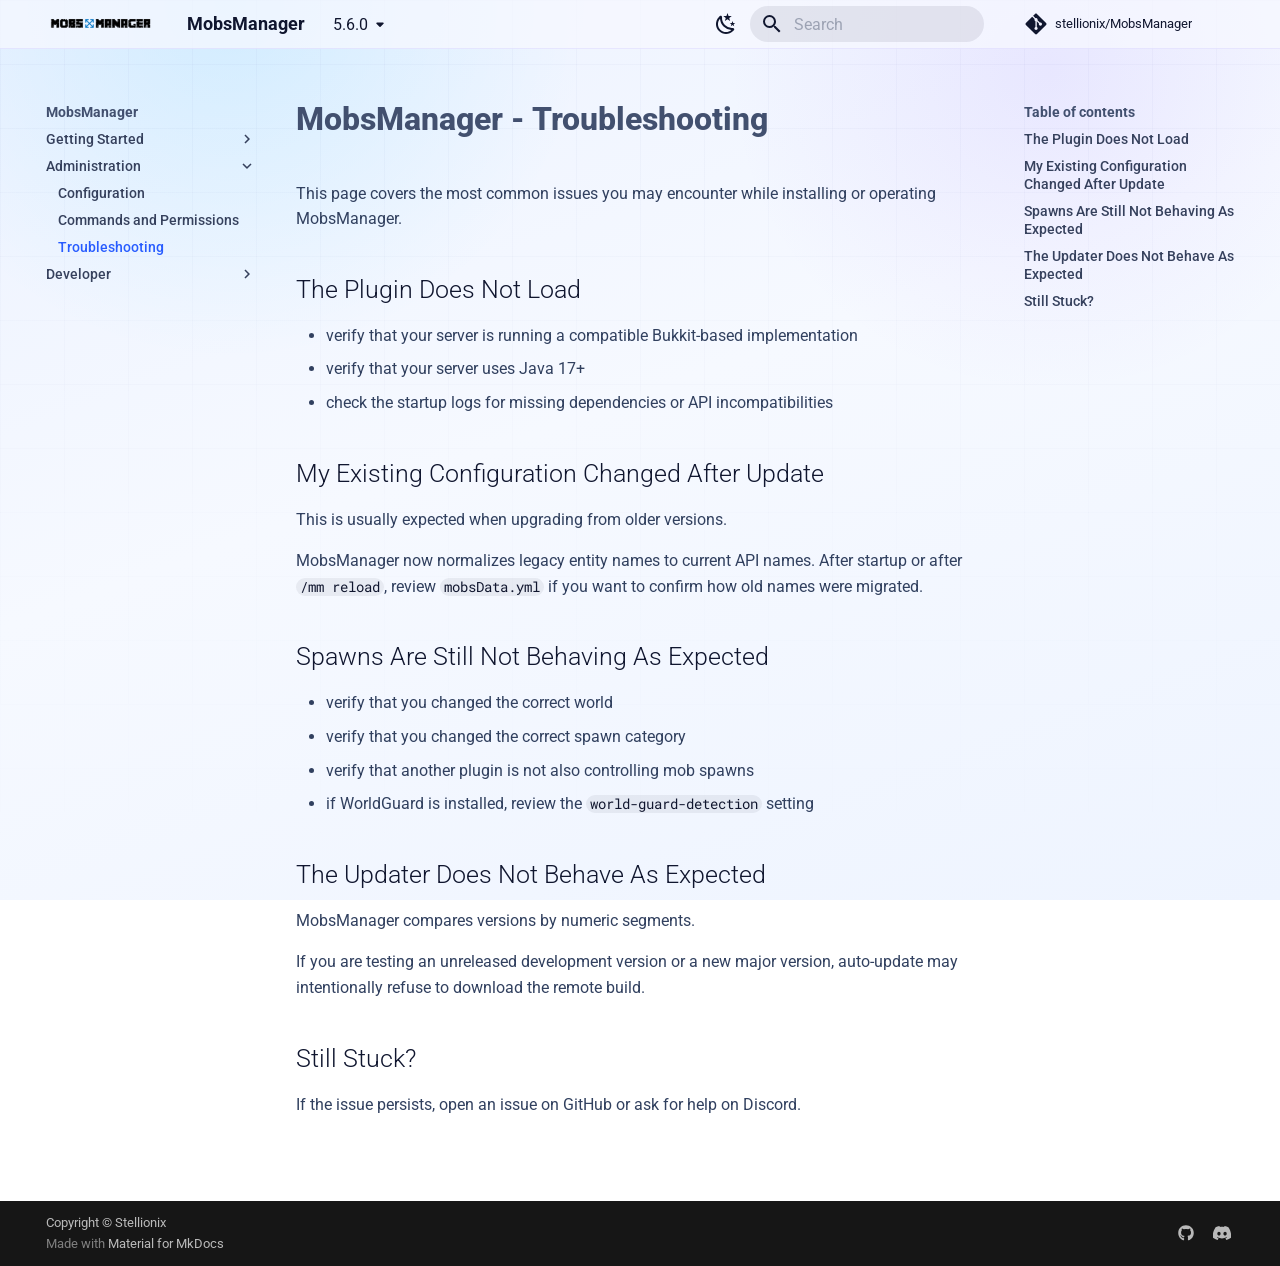
<file: 5.6.0/troubleshooting/index.html>
<!doctype html>
<html lang="en" class="no-js">
  <head>
    
      <meta charset="utf-8">
      <meta name="viewport" content="width=device-width,initial-scale=1">
      
        <meta name="description" content="Documentation for MobsManager, a Bukkit, Spigot, and Paper plugin for managing mob spawning per world.">
      
      
      
        <link rel="canonical" href="https://stellionix.github.io/MobsManager/5.6.0/troubleshooting/">
      
      
        <link rel="prev" href="../commands-and-perms/">
      
      
        <link rel="next" href="../contribution/">
      
      
        
      
      
      <link rel="icon" href="../assets/mobsmanager-logo.png">
      <meta name="generator" content="mkdocs-1.6.1, mkdocs-material-9.7.6">
    
    
      
        <title>Troubleshooting - MobsManager</title>
      
    
    
      <link rel="stylesheet" href="../assets/stylesheets/main.484c7ddc.min.css">
      
        
        <link rel="stylesheet" href="../assets/stylesheets/palette.ab4e12ef.min.css">
      
      


    
    
      
    
    
      
        
        
        <link rel="preconnect" href="https://fonts.gstatic.com" crossorigin>
        <link rel="stylesheet" href="https://fonts.googleapis.com/css?family=Roboto:300,300i,400,400i,700,700i%7CRoboto+Mono:400,400i,700,700i&display=fallback">
        <style>:root{--md-text-font:"Roboto";--md-code-font:"Roboto Mono"}</style>
      
    
    
      <link rel="stylesheet" href="../assets/stylesheets/stellionix-extra.css">
    
    <script>__md_scope=new URL("..",location),__md_hash=e=>[...e].reduce(((e,_)=>(e<<5)-e+_.charCodeAt(0)),0),__md_get=(e,_=localStorage,t=__md_scope)=>JSON.parse(_.getItem(t.pathname+"."+e)),__md_set=(e,_,t=localStorage,a=__md_scope)=>{try{t.setItem(a.pathname+"."+e,JSON.stringify(_))}catch(e){}}</script>
    
      

    
    
  </head>
  
  
    
    
      
    
    
    
    
    <body dir="ltr" data-md-color-scheme="default" data-md-color-primary="indigo" data-md-color-accent="light-blue">
  
    
    <input class="md-toggle" data-md-toggle="drawer" type="checkbox" id="__drawer" autocomplete="off">
    <input class="md-toggle" data-md-toggle="search" type="checkbox" id="__search" autocomplete="off">
    <label class="md-overlay" for="__drawer"></label>
    <div data-md-component="skip">
      
        
        <a href="#mobsmanager-troubleshooting" class="md-skip">
          Skip to content
        </a>
      
    </div>
    <div data-md-component="announce">
      
    </div>
    
      <div data-md-color-scheme="default" data-md-component="outdated" hidden>
        
      </div>
    
    
      

  

<header class="md-header md-header--shadow" data-md-component="header">
  <nav class="md-header__inner md-grid" aria-label="Header">
    <a href=".." title="MobsManager" class="md-header__button md-logo" aria-label="MobsManager" data-md-component="logo">
      
  <img src="../assets/mobsmanager-logo.png" alt="logo">

    </a>
    <label class="md-header__button md-icon" for="__drawer">
      
      <svg xmlns="http://www.w3.org/2000/svg" viewBox="0 0 24 24"><path d="M3 6h18v2H3zm0 5h18v2H3zm0 5h18v2H3z"/></svg>
    </label>
    <div class="md-header__title" data-md-component="header-title">
      <div class="md-header__ellipsis">
        <div class="md-header__topic">
          <span class="md-ellipsis">
            MobsManager
          </span>
        </div>
        <div class="md-header__topic" data-md-component="header-topic">
          <span class="md-ellipsis">
            
              Troubleshooting
            
          </span>
        </div>
      </div>
    </div>
    
      
        <form class="md-header__option" data-md-component="palette">
  
    
    
    
    <input class="md-option" data-md-color-media="(prefers-color-scheme: light)" data-md-color-scheme="default" data-md-color-primary="indigo" data-md-color-accent="light-blue"  aria-label="Switch to dark mode"  type="radio" name="__palette" id="__palette_0">
    
      <label class="md-header__button md-icon" title="Switch to dark mode" for="__palette_1" hidden>
        <svg xmlns="http://www.w3.org/2000/svg" viewBox="0 0 24 24"><path d="m17.75 4.09-2.53 1.94.91 3.06-2.63-1.81-2.63 1.81.91-3.06-2.53-1.94L12.44 4l1.06-3 1.06 3zm3.5 6.91-1.64 1.25.59 1.98-1.7-1.17-1.7 1.17.59-1.98L15.75 11l2.06-.05L18.5 9l.69 1.95zm-2.28 4.95c.83-.08 1.72 1.1 1.19 1.85-.32.45-.66.87-1.08 1.27C15.17 23 8.84 23 4.94 19.07c-3.91-3.9-3.91-10.24 0-14.14.4-.4.82-.76 1.27-1.08.75-.53 1.93.36 1.85 1.19-.27 2.86.69 5.83 2.89 8.02a9.96 9.96 0 0 0 8.02 2.89m-1.64 2.02a12.08 12.08 0 0 1-7.8-3.47c-2.17-2.19-3.33-5-3.49-7.82-2.81 3.14-2.7 7.96.31 10.98 3.02 3.01 7.84 3.12 10.98.31"/></svg>
      </label>
    
  
    
    
    
    <input class="md-option" data-md-color-media="(prefers-color-scheme: dark)" data-md-color-scheme="slate" data-md-color-primary="indigo" data-md-color-accent="light-blue"  aria-label="Switch to light mode"  type="radio" name="__palette" id="__palette_1">
    
      <label class="md-header__button md-icon" title="Switch to light mode" for="__palette_0" hidden>
        <svg xmlns="http://www.w3.org/2000/svg" viewBox="0 0 24 24"><path d="M12 7a5 5 0 0 1 5 5 5 5 0 0 1-5 5 5 5 0 0 1-5-5 5 5 0 0 1 5-5m0 2a3 3 0 0 0-3 3 3 3 0 0 0 3 3 3 3 0 0 0 3-3 3 3 0 0 0-3-3m0-7 2.39 3.42C13.65 5.15 12.84 5 12 5s-1.65.15-2.39.42zM3.34 7l4.16-.35A7.2 7.2 0 0 0 5.94 8.5c-.44.74-.69 1.5-.83 2.29zm.02 10 1.76-3.77a7.131 7.131 0 0 0 2.38 4.14zM20.65 7l-1.77 3.79a7.02 7.02 0 0 0-2.38-4.15zm-.01 10-4.14.36c.59-.51 1.12-1.14 1.54-1.86.42-.73.69-1.5.83-2.29zM12 22l-2.41-3.44c.74.27 1.55.44 2.41.44.82 0 1.63-.17 2.37-.44z"/></svg>
      </label>
    
  
</form>
      
    
    
      <script>var palette=__md_get("__palette");if(palette&&palette.color){if("(prefers-color-scheme)"===palette.color.media){var media=matchMedia("(prefers-color-scheme: light)"),input=document.querySelector(media.matches?"[data-md-color-media='(prefers-color-scheme: light)']":"[data-md-color-media='(prefers-color-scheme: dark)']");palette.color.media=input.getAttribute("data-md-color-media"),palette.color.scheme=input.getAttribute("data-md-color-scheme"),palette.color.primary=input.getAttribute("data-md-color-primary"),palette.color.accent=input.getAttribute("data-md-color-accent")}for(var[key,value]of Object.entries(palette.color))document.body.setAttribute("data-md-color-"+key,value)}</script>
    
    
    
      
      
        <label class="md-header__button md-icon" for="__search">
          
          <svg xmlns="http://www.w3.org/2000/svg" viewBox="0 0 24 24"><path d="M9.5 3A6.5 6.5 0 0 1 16 9.5c0 1.61-.59 3.09-1.56 4.23l.27.27h.79l5 5-1.5 1.5-5-5v-.79l-.27-.27A6.52 6.52 0 0 1 9.5 16 6.5 6.5 0 0 1 3 9.5 6.5 6.5 0 0 1 9.5 3m0 2C7 5 5 7 5 9.5S7 14 9.5 14 14 12 14 9.5 12 5 9.5 5"/></svg>
        </label>
        <div class="md-search" data-md-component="search" role="dialog">
  <label class="md-search__overlay" for="__search"></label>
  <div class="md-search__inner" role="search">
    <form class="md-search__form" name="search">
      <input type="text" class="md-search__input" name="query" aria-label="Search" placeholder="Search" autocapitalize="off" autocorrect="off" autocomplete="off" spellcheck="false" data-md-component="search-query" required>
      <label class="md-search__icon md-icon" for="__search">
        
        <svg xmlns="http://www.w3.org/2000/svg" viewBox="0 0 24 24"><path d="M9.5 3A6.5 6.5 0 0 1 16 9.5c0 1.61-.59 3.09-1.56 4.23l.27.27h.79l5 5-1.5 1.5-5-5v-.79l-.27-.27A6.52 6.52 0 0 1 9.5 16 6.5 6.5 0 0 1 3 9.5 6.5 6.5 0 0 1 9.5 3m0 2C7 5 5 7 5 9.5S7 14 9.5 14 14 12 14 9.5 12 5 9.5 5"/></svg>
        
        <svg xmlns="http://www.w3.org/2000/svg" viewBox="0 0 24 24"><path d="M20 11v2H8l5.5 5.5-1.42 1.42L4.16 12l7.92-7.92L13.5 5.5 8 11z"/></svg>
      </label>
      <nav class="md-search__options" aria-label="Search">
        
        <button type="reset" class="md-search__icon md-icon" title="Clear" aria-label="Clear" tabindex="-1">
          
          <svg xmlns="http://www.w3.org/2000/svg" viewBox="0 0 24 24"><path d="M19 6.41 17.59 5 12 10.59 6.41 5 5 6.41 10.59 12 5 17.59 6.41 19 12 13.41 17.59 19 19 17.59 13.41 12z"/></svg>
        </button>
      </nav>
      
    </form>
    <div class="md-search__output">
      <div class="md-search__scrollwrap" tabindex="0" data-md-scrollfix>
        <div class="md-search-result" data-md-component="search-result">
          <div class="md-search-result__meta">
            Initializing search
          </div>
          <ol class="md-search-result__list" role="presentation"></ol>
        </div>
      </div>
    </div>
  </div>
</div>
      
    
    
      <div class="md-header__source">
        <a href="https://github.com/stellionix/MobsManager" title="Go to repository" class="md-source" data-md-component="source">
  <div class="md-source__icon md-icon">
    
    <svg xmlns="http://www.w3.org/2000/svg" viewBox="0 0 448 512"><!--! Font Awesome Free 7.1.0 by @fontawesome - https://fontawesome.com License - https://fontawesome.com/license/free (Icons: CC BY 4.0, Fonts: SIL OFL 1.1, Code: MIT License) Copyright 2025 Fonticons, Inc.--><path d="M439.6 236.1 244 40.5c-5.4-5.5-12.8-8.5-20.4-8.5s-15 3-20.4 8.4L162.5 81l51.5 51.5c27.1-9.1 52.7 16.8 43.4 43.7l49.7 49.7c34.2-11.8 61.2 31 35.5 56.7-26.5 26.5-70.2-2.9-56-37.3L240.3 199v121.9c25.3 12.5 22.3 41.8 9.1 55-6.4 6.4-15.2 10.1-24.3 10.1s-17.8-3.6-24.3-10.1c-17.6-17.6-11.1-46.9 11.2-56v-123c-20.8-8.5-24.6-30.7-18.6-45L142.6 101 8.5 235.1C3 240.6 0 247.9 0 255.5s3 15 8.5 20.4l195.6 195.7c5.4 5.4 12.7 8.4 20.4 8.4s15-3 20.4-8.4l194.7-194.7c5.4-5.4 8.4-12.8 8.4-20.4s-3-15-8.4-20.4"/></svg>
  </div>
  <div class="md-source__repository">
    stellionix/MobsManager
  </div>
</a>
      </div>
    
  </nav>
  
</header>
    
    <div class="md-container" data-md-component="container">
      
      
        
          
        
      
      <main class="md-main" data-md-component="main">
        <div class="md-main__inner md-grid">
          
            
              
              <div class="md-sidebar md-sidebar--primary" data-md-component="sidebar" data-md-type="navigation" >
                <div class="md-sidebar__scrollwrap">
                  <div class="md-sidebar__inner">
                    



<nav class="md-nav md-nav--primary" aria-label="Navigation" data-md-level="0">
  <label class="md-nav__title" for="__drawer">
    <a href=".." title="MobsManager" class="md-nav__button md-logo" aria-label="MobsManager" data-md-component="logo">
      
  <img src="../assets/mobsmanager-logo.png" alt="logo">

    </a>
    MobsManager
  </label>
  
    <div class="md-nav__source">
      <a href="https://github.com/stellionix/MobsManager" title="Go to repository" class="md-source" data-md-component="source">
  <div class="md-source__icon md-icon">
    
    <svg xmlns="http://www.w3.org/2000/svg" viewBox="0 0 448 512"><!--! Font Awesome Free 7.1.0 by @fontawesome - https://fontawesome.com License - https://fontawesome.com/license/free (Icons: CC BY 4.0, Fonts: SIL OFL 1.1, Code: MIT License) Copyright 2025 Fonticons, Inc.--><path d="M439.6 236.1 244 40.5c-5.4-5.5-12.8-8.5-20.4-8.5s-15 3-20.4 8.4L162.5 81l51.5 51.5c27.1-9.1 52.7 16.8 43.4 43.7l49.7 49.7c34.2-11.8 61.2 31 35.5 56.7-26.5 26.5-70.2-2.9-56-37.3L240.3 199v121.9c25.3 12.5 22.3 41.8 9.1 55-6.4 6.4-15.2 10.1-24.3 10.1s-17.8-3.6-24.3-10.1c-17.6-17.6-11.1-46.9 11.2-56v-123c-20.8-8.5-24.6-30.7-18.6-45L142.6 101 8.5 235.1C3 240.6 0 247.9 0 255.5s3 15 8.5 20.4l195.6 195.7c5.4 5.4 12.7 8.4 20.4 8.4s15-3 20.4-8.4l194.7-194.7c5.4-5.4 8.4-12.8 8.4-20.4s-3-15-8.4-20.4"/></svg>
  </div>
  <div class="md-source__repository">
    stellionix/MobsManager
  </div>
</a>
    </div>
  
  <ul class="md-nav__list" data-md-scrollfix>
    
      
      
  
  
  
  
    
    
    
    
    
    <li class="md-nav__item md-nav__item--nested">
      
        
        
        <input class="md-nav__toggle md-toggle " type="checkbox" id="__nav_1" >
        
          
          <label class="md-nav__link" for="__nav_1" id="__nav_1_label" tabindex="0">
            
  
  
  <span class="md-ellipsis">
    
  
    Getting Started
  

    
  </span>
  
  

            <span class="md-nav__icon md-icon"></span>
          </label>
        
        <nav class="md-nav" data-md-level="1" aria-labelledby="__nav_1_label" aria-expanded="false">
          <label class="md-nav__title" for="__nav_1">
            <span class="md-nav__icon md-icon"></span>
            
  
    Getting Started
  

          </label>
          <ul class="md-nav__list" data-md-scrollfix>
            
              
                
  
  
  
  
    <li class="md-nav__item">
      <a href=".." class="md-nav__link">
        
  
  
  <span class="md-ellipsis">
    
  
    Home
  

    
  </span>
  
  

      </a>
    </li>
  

              
            
              
                
  
  
  
  
    <li class="md-nav__item">
      <a href="../download/" class="md-nav__link">
        
  
  
  <span class="md-ellipsis">
    
  
    Download
  

    
  </span>
  
  

      </a>
    </li>
  

              
            
              
                
  
  
  
  
    <li class="md-nav__item">
      <a href="../installation/" class="md-nav__link">
        
  
  
  <span class="md-ellipsis">
    
  
    Installation
  

    
  </span>
  
  

      </a>
    </li>
  

              
            
              
                
  
  
  
  
    <li class="md-nav__item">
      <a href="../how-it-works/" class="md-nav__link">
        
  
  
  <span class="md-ellipsis">
    
  
    How It Works
  

    
  </span>
  
  

      </a>
    </li>
  

              
            
          </ul>
        </nav>
      
    </li>
  

    
      
      
  
  
    
  
  
  
    
    
    
    
    
    <li class="md-nav__item md-nav__item--active md-nav__item--nested">
      
        
        
        <input class="md-nav__toggle md-toggle " type="checkbox" id="__nav_2" checked>
        
          
          <label class="md-nav__link" for="__nav_2" id="__nav_2_label" tabindex="0">
            
  
  
  <span class="md-ellipsis">
    
  
    Administration
  

    
  </span>
  
  

            <span class="md-nav__icon md-icon"></span>
          </label>
        
        <nav class="md-nav" data-md-level="1" aria-labelledby="__nav_2_label" aria-expanded="true">
          <label class="md-nav__title" for="__nav_2">
            <span class="md-nav__icon md-icon"></span>
            
  
    Administration
  

          </label>
          <ul class="md-nav__list" data-md-scrollfix>
            
              
                
  
  
  
  
    <li class="md-nav__item">
      <a href="../configuration/" class="md-nav__link">
        
  
  
  <span class="md-ellipsis">
    
  
    Configuration
  

    
  </span>
  
  

      </a>
    </li>
  

              
            
              
                
  
  
  
  
    <li class="md-nav__item">
      <a href="../commands-and-perms/" class="md-nav__link">
        
  
  
  <span class="md-ellipsis">
    
  
    Commands and Permissions
  

    
  </span>
  
  

      </a>
    </li>
  

              
            
              
                
  
  
    
  
  
  
    <li class="md-nav__item md-nav__item--active">
      
      <input class="md-nav__toggle md-toggle" type="checkbox" id="__toc">
      
      
        
      
      
        <label class="md-nav__link md-nav__link--active" for="__toc">
          
  
  
  <span class="md-ellipsis">
    
  
    Troubleshooting
  

    
  </span>
  
  

          <span class="md-nav__icon md-icon"></span>
        </label>
      
      <a href="./" class="md-nav__link md-nav__link--active">
        
  
  
  <span class="md-ellipsis">
    
  
    Troubleshooting
  

    
  </span>
  
  

      </a>
      
        

<nav class="md-nav md-nav--secondary" aria-label="Table of contents">
  
  
  
    
  
  
    <label class="md-nav__title" for="__toc">
      <span class="md-nav__icon md-icon"></span>
      Table of contents
    </label>
    <ul class="md-nav__list" data-md-component="toc" data-md-scrollfix>
      
        <li class="md-nav__item">
  <a href="#the-plugin-does-not-load" class="md-nav__link">
    <span class="md-ellipsis">
      
        The Plugin Does Not Load
      
    </span>
  </a>
  
</li>
      
        <li class="md-nav__item">
  <a href="#my-existing-configuration-changed-after-update" class="md-nav__link">
    <span class="md-ellipsis">
      
        My Existing Configuration Changed After Update
      
    </span>
  </a>
  
</li>
      
        <li class="md-nav__item">
  <a href="#spawns-are-still-not-behaving-as-expected" class="md-nav__link">
    <span class="md-ellipsis">
      
        Spawns Are Still Not Behaving As Expected
      
    </span>
  </a>
  
</li>
      
        <li class="md-nav__item">
  <a href="#the-updater-does-not-behave-as-expected" class="md-nav__link">
    <span class="md-ellipsis">
      
        The Updater Does Not Behave As Expected
      
    </span>
  </a>
  
</li>
      
        <li class="md-nav__item">
  <a href="#still-stuck" class="md-nav__link">
    <span class="md-ellipsis">
      
        Still Stuck?
      
    </span>
  </a>
  
</li>
      
    </ul>
  
</nav>
      
    </li>
  

              
            
          </ul>
        </nav>
      
    </li>
  

    
      
      
  
  
  
  
    
    
    
    
    
    <li class="md-nav__item md-nav__item--nested">
      
        
        
        <input class="md-nav__toggle md-toggle " type="checkbox" id="__nav_3" >
        
          
          <label class="md-nav__link" for="__nav_3" id="__nav_3_label" tabindex="0">
            
  
  
  <span class="md-ellipsis">
    
  
    Developer
  

    
  </span>
  
  

            <span class="md-nav__icon md-icon"></span>
          </label>
        
        <nav class="md-nav" data-md-level="1" aria-labelledby="__nav_3_label" aria-expanded="false">
          <label class="md-nav__title" for="__nav_3">
            <span class="md-nav__icon md-icon"></span>
            
  
    Developer
  

          </label>
          <ul class="md-nav__list" data-md-scrollfix>
            
              
                
  
  
  
  
    <li class="md-nav__item">
      <a href="../contribution/" class="md-nav__link">
        
  
  
  <span class="md-ellipsis">
    
  
    Contributing
  

    
  </span>
  
  

      </a>
    </li>
  

              
            
          </ul>
        </nav>
      
    </li>
  

    
  </ul>
</nav>
                  </div>
                </div>
              </div>
            
            
              
              <div class="md-sidebar md-sidebar--secondary" data-md-component="sidebar" data-md-type="toc" >
                <div class="md-sidebar__scrollwrap">
                  <div class="md-sidebar__inner">
                    

<nav class="md-nav md-nav--secondary" aria-label="Table of contents">
  
  
  
    
  
  
    <label class="md-nav__title" for="__toc">
      <span class="md-nav__icon md-icon"></span>
      Table of contents
    </label>
    <ul class="md-nav__list" data-md-component="toc" data-md-scrollfix>
      
        <li class="md-nav__item">
  <a href="#the-plugin-does-not-load" class="md-nav__link">
    <span class="md-ellipsis">
      
        The Plugin Does Not Load
      
    </span>
  </a>
  
</li>
      
        <li class="md-nav__item">
  <a href="#my-existing-configuration-changed-after-update" class="md-nav__link">
    <span class="md-ellipsis">
      
        My Existing Configuration Changed After Update
      
    </span>
  </a>
  
</li>
      
        <li class="md-nav__item">
  <a href="#spawns-are-still-not-behaving-as-expected" class="md-nav__link">
    <span class="md-ellipsis">
      
        Spawns Are Still Not Behaving As Expected
      
    </span>
  </a>
  
</li>
      
        <li class="md-nav__item">
  <a href="#the-updater-does-not-behave-as-expected" class="md-nav__link">
    <span class="md-ellipsis">
      
        The Updater Does Not Behave As Expected
      
    </span>
  </a>
  
</li>
      
        <li class="md-nav__item">
  <a href="#still-stuck" class="md-nav__link">
    <span class="md-ellipsis">
      
        Still Stuck?
      
    </span>
  </a>
  
</li>
      
    </ul>
  
</nav>
                  </div>
                </div>
              </div>
            
          
          
            <div class="md-content" data-md-component="content">
              
              <article class="md-content__inner md-typeset">
                
                  


  
  


<h1 id="mobsmanager-troubleshooting">MobsManager - Troubleshooting</h1>
<p>This page covers the most common issues you may encounter while installing or operating MobsManager.</p>
<h2 id="the-plugin-does-not-load">The Plugin Does Not Load</h2>
<ul>
<li>verify that your server is running a compatible Bukkit-based implementation</li>
<li>verify that your server uses Java 17+</li>
<li>check the startup logs for missing dependencies or API incompatibilities</li>
</ul>
<h2 id="my-existing-configuration-changed-after-update">My Existing Configuration Changed After Update</h2>
<p>This is usually expected when upgrading from older versions.</p>
<p>MobsManager now normalizes legacy entity names to current API names. After startup or after <code>/mm reload</code>, review <code>mobsData.yml</code> if you want to confirm how old names were migrated.</p>
<h2 id="spawns-are-still-not-behaving-as-expected">Spawns Are Still Not Behaving As Expected</h2>
<ul>
<li>verify that you changed the correct world</li>
<li>verify that you changed the correct spawn category</li>
<li>verify that another plugin is not also controlling mob spawns</li>
<li>if WorldGuard is installed, review the <code>world-guard-detection</code> setting</li>
</ul>
<h2 id="the-updater-does-not-behave-as-expected">The Updater Does Not Behave As Expected</h2>
<p>MobsManager compares versions by numeric segments.</p>
<p>If you are testing an unreleased development version or a new major version, auto-update may intentionally refuse to download the remote build.</p>
<h2 id="still-stuck">Still Stuck?</h2>
<p>If the issue persists, open an issue on GitHub or ask for help on Discord.</p>












                
              </article>
            </div>
          
          
<script>var target=document.getElementById(location.hash.slice(1));target&&target.name&&(target.checked=target.name.startsWith("__tabbed_"))</script>
        </div>
        
      </main>
      
        <footer class="md-footer">
  
  <div class="md-footer-meta md-typeset">
    <div class="md-footer-meta__inner md-grid">
      <div class="md-copyright">
  
    <div class="md-copyright__highlight">
      Copyright © Stellionix
    </div>
  
  
    Made with
    <a href="https://squidfunk.github.io/mkdocs-material/" target="_blank" rel="noopener">
      Material for MkDocs
    </a>
  
</div>
      
        
<div class="md-social">
  
    
    
    
    
      
      
    
    <a href="https://github.com/Stellionix" target="_blank" rel="noopener" title="github.com" class="md-social__link">
      <svg xmlns="http://www.w3.org/2000/svg" viewBox="0 0 512 512"><!--! Font Awesome Free 7.1.0 by @fontawesome - https://fontawesome.com License - https://fontawesome.com/license/free (Icons: CC BY 4.0, Fonts: SIL OFL 1.1, Code: MIT License) Copyright 2025 Fonticons, Inc.--><path d="M173.9 397.4c0 2-2.3 3.6-5.2 3.6-3.3.3-5.6-1.3-5.6-3.6 0-2 2.3-3.6 5.2-3.6 3-.3 5.6 1.3 5.6 3.6m-31.1-4.5c-.7 2 1.3 4.3 4.3 4.9 2.6 1 5.6 0 6.2-2s-1.3-4.3-4.3-5.2c-2.6-.7-5.5.3-6.2 2.3m44.2-1.7c-2.9.7-4.9 2.6-4.6 4.9.3 2 2.9 3.3 5.9 2.6 2.9-.7 4.9-2.6 4.6-4.6-.3-1.9-3-3.2-5.9-2.9M252.8 8C114.1 8 8 113.3 8 252c0 110.9 69.8 205.8 169.5 239.2 12.8 2.3 17.3-5.6 17.3-12.1 0-6.2-.3-40.4-.3-61.4 0 0-70 15-84.7-29.8 0 0-11.4-29.1-27.8-36.6 0 0-22.9-15.7 1.6-15.4 0 0 24.9 2 38.6 25.8 21.9 38.6 58.6 27.5 72.9 20.9 2.3-16 8.8-27.1 16-33.7-55.9-6.2-112.3-14.3-112.3-110.5 0-27.5 7.6-41.3 23.6-58.9-2.6-6.5-11.1-33.3 2.6-67.9 20.9-6.5 69 27 69 27 20-5.6 41.5-8.5 62.8-8.5s42.8 2.9 62.8 8.5c0 0 48.1-33.6 69-27 13.7 34.7 5.2 61.4 2.6 67.9 16 17.7 25.8 31.5 25.8 58.9 0 96.5-58.9 104.2-114.8 110.5 9.2 7.9 17 22.9 17 46.4 0 33.7-.3 75.4-.3 83.6 0 6.5 4.6 14.4 17.3 12.1C436.2 457.8 504 362.9 504 252 504 113.3 391.5 8 252.8 8M105.2 352.9c-1.3 1-1 3.3.7 5.2 1.6 1.6 3.9 2.3 5.2 1 1.3-1 1-3.3-.7-5.2-1.6-1.6-3.9-2.3-5.2-1m-10.8-8.1c-.7 1.3.3 2.9 2.3 3.9 1.6 1 3.6.7 4.3-.7.7-1.3-.3-2.9-2.3-3.9-2-.6-3.6-.3-4.3.7m32.4 35.6c-1.6 1.3-1 4.3 1.3 6.2 2.3 2.3 5.2 2.6 6.5 1 1.3-1.3.7-4.3-1.3-6.2-2.2-2.3-5.2-2.6-6.5-1m-11.4-14.7c-1.6 1-1.6 3.6 0 5.9s4.3 3.3 5.6 2.3c1.6-1.3 1.6-3.9 0-6.2-1.4-2.3-4-3.3-5.6-2"/></svg>
    </a>
  
    
    
    
    
      
      
    
    <a href="https://discord.com/invite/jCsvJxS" target="_blank" rel="noopener" title="discord.com" class="md-social__link">
      <svg xmlns="http://www.w3.org/2000/svg" viewBox="0 0 576 512"><!--! Font Awesome Free 7.1.0 by @fontawesome - https://fontawesome.com License - https://fontawesome.com/license/free (Icons: CC BY 4.0, Fonts: SIL OFL 1.1, Code: MIT License) Copyright 2025 Fonticons, Inc.--><path d="M492.5 69.8c-.2-.3-.4-.6-.8-.7-38.1-17.5-78.4-30-119.7-37.1-.4-.1-.8 0-1.1.1s-.6.4-.8.8c-5.5 9.9-10.5 20.2-14.9 30.6-44.6-6.8-89.9-6.8-134.4 0-4.5-10.5-9.5-20.7-15.1-30.6-.2-.3-.5-.6-.8-.8s-.7-.2-1.1-.2C162.5 39 122.2 51.5 84.1 69c-.3.1-.6.4-.8.7C7.1 183.5-13.8 294.6-3.6 404.2c0 .3.1.5.2.8s.3.4.5.6c44.4 32.9 94 58 146.8 74.2.4.1.8.1 1.1 0s.7-.4.9-.7c11.3-15.4 21.4-31.8 30-48.8.1-.2.2-.5.2-.8s0-.5-.1-.8-.2-.5-.4-.6-.4-.3-.7-.4c-15.8-6.1-31.2-13.4-45.9-21.9-.3-.2-.5-.4-.7-.6s-.3-.6-.3-.9 0-.6.2-.9.3-.5.6-.7c3.1-2.3 6.2-4.7 9.1-7.1.3-.2.6-.4.9-.4s.7 0 1 .1c96.2 43.9 200.4 43.9 295.5 0 .3-.1.7-.2 1-.2s.7.2.9.4c2.9 2.4 6 4.9 9.1 7.2.2.2.4.4.6.7s.2.6.2.9-.1.6-.3.9-.4.5-.6.6c-14.7 8.6-30 15.9-45.9 21.8-.2.1-.5.2-.7.4s-.3.4-.4.7-.1.5-.1.8.1.5.2.8c8.8 17 18.8 33.3 30 48.8.2.3.6.6.9.7s.8.1 1.1 0c52.9-16.2 102.6-41.3 147.1-74.2.2-.2.4-.4.5-.6s.2-.5.2-.8c12.3-126.8-20.5-236.9-86.9-334.5zm-302 267.7c-29 0-52.8-26.6-52.8-59.2s23.4-59.2 52.8-59.2c29.7 0 53.3 26.8 52.8 59.2 0 32.7-23.4 59.2-52.8 59.2m195.4 0c-29 0-52.8-26.6-52.8-59.2s23.4-59.2 52.8-59.2c29.7 0 53.3 26.8 52.8 59.2 0 32.7-23.2 59.2-52.8 59.2"/></svg>
    </a>
  
</div>
      
    </div>
  </div>
</footer>
      
    </div>
    <div class="md-dialog" data-md-component="dialog">
      <div class="md-dialog__inner md-typeset"></div>
    </div>
    
    
    
      
      
      <script id="__config" type="application/json">{"annotate": null, "base": "..", "features": [], "search": "../assets/javascripts/workers/search.2c215733.min.js", "tags": null, "translations": {"clipboard.copied": "Copied to clipboard", "clipboard.copy": "Copy to clipboard", "search.result.more.one": "1 more on this page", "search.result.more.other": "# more on this page", "search.result.none": "No matching documents", "search.result.one": "1 matching document", "search.result.other": "# matching documents", "search.result.placeholder": "Type to start searching", "search.result.term.missing": "Missing", "select.version": "Select version"}, "version": {"provider": "mike"}}</script>
    
    
      <script src="../assets/javascripts/bundle.79ae519e.min.js"></script>
      
    
  </body>
</html>
</file>
<file: 5.6.0/assets/stylesheets/stellionix-extra.css>
:root {
  --docs-bg-dark: #060512;
  --docs-bg-dark-soft: #0d0b1f;
  --docs-bg-light: #edf3ff;
  --docs-bg-light-soft: #f9fbff;
  --docs-panel-dark: rgba(12, 14, 34, 0.78);
  --docs-panel-light: rgba(255, 255, 255, 0.78);
  --docs-line-dark: rgba(120, 100, 255, 0.2);
  --docs-line-light: rgba(98, 123, 255, 0.14);
  --docs-text-dark: #f6f7ff;
  --docs-text-light: #10162f;
  --docs-muted-dark: #b4bcdf;
  --docs-muted-light: #51607d;
  --docs-accent: #57d9ff;
  --docs-accent-strong: #00b8ff;
  --docs-violet: #8558ff;
  --docs-violet-soft: #b07cff;
  --docs-gold: #ffd075;
  --docs-glow: #d8f6ff;
  --docs-shadow-dark: 0 24px 80px rgba(0, 0, 0, 0.34);
  --docs-shadow-light: 0 24px 60px rgba(72, 92, 170, 0.12);
}

html {
  scroll-behavior: smooth;
}

[data-md-color-scheme="default"] {
  --md-default-fg-color: #10162f;
  --md-default-fg-color--light: #42506f;
  --md-default-fg-color--lighter: #667494;
  --md-default-fg-color--lightest: rgba(16, 22, 47, 0.12);
  --md-default-bg-color: #f7f9ff;
  --md-default-bg-color--light: #ffffff;
  --md-default-bg-color--lighter: #ffffff;
  --md-code-fg-color: #10162f;
  --md-code-bg-color: rgba(16, 22, 47, 0.06);
  --md-typeset-a-color: #285cff;
}

[data-md-color-scheme="slate"] {
  --md-default-fg-color: #f6f7ff;
  --md-default-fg-color--light: #b4bcdf;
  --md-default-fg-color--lighter: #8c97c2;
  --md-default-fg-color--lightest: rgba(246, 247, 255, 0.12);
  --md-default-bg-color: #060512;
  --md-default-bg-color--light: #0d0b1f;
  --md-default-bg-color--lighter: #14112a;
  --md-code-fg-color: #f6f7ff;
  --md-code-bg-color: rgba(255, 255, 255, 0.08);
  --md-typeset-a-color: #57d9ff;
}

html,
body {
  background:
    radial-gradient(circle at 18% 0%, rgba(0, 184, 255, 0.12), transparent 26%),
    radial-gradient(circle at 82% 8%, rgba(133, 88, 255, 0.1), transparent 24%),
    linear-gradient(160deg, #ecf2ff 0%, #f6f9ff 46%, #eef4ff 100%);
  background-attachment: fixed;
}

body::before {
  content: "";
  position: fixed;
  inset: 0;
  pointer-events: none;
  background-image:
    linear-gradient(rgba(52, 71, 141, 0.04) 1px, transparent 1px),
    linear-gradient(90deg, rgba(52, 71, 141, 0.04) 1px, transparent 1px);
  background-size: 64px 64px;
  mask-image: linear-gradient(to bottom, rgba(0, 0, 0, 0.82), transparent 96%);
}

[data-md-color-scheme="slate"],
[data-md-color-scheme="slate"] body {
  background:
    radial-gradient(circle at 18% 0%, rgba(0, 184, 255, 0.2), transparent 28%),
    radial-gradient(circle at 82% 10%, rgba(133, 88, 255, 0.18), transparent 26%),
    radial-gradient(circle at 50% 100%, rgba(87, 217, 255, 0.08), transparent 30%),
    linear-gradient(145deg, #04030d 0%, #090816 40%, #100d26 100%);
  background-attachment: fixed;
}

[data-md-color-scheme="slate"] body::before {
  background-image:
    linear-gradient(rgba(255, 255, 255, 0.03) 1px, transparent 1px),
    linear-gradient(90deg, rgba(255, 255, 255, 0.03) 1px, transparent 1px);
}

.md-main,
.md-main__inner,
.md-content,
.md-content__inner,
.md-sidebar,
.md-sidebar__scrollwrap,
.md-sidebar__inner {
  background-color: transparent;
  box-shadow: none !important;
  border: 0;
}

.md-header {
  border-bottom: 1px solid rgba(135, 110, 255, 0.12);
  box-shadow: none;
}

[data-md-color-scheme="default"] .md-header {
  background: rgba(247, 249, 255, 0.72);
}

[data-md-color-scheme="slate"] .md-header {
  background: rgba(6, 5, 18, 0.72);
}

[data-md-color-scheme="default"] .md-header,
[data-md-color-scheme="default"] .md-header__button,
[data-md-color-scheme="default"] .md-header__title,
[data-md-color-scheme="default"] .md-header__topic,
[data-md-color-scheme="default"] .md-header__ellipsis,
[data-md-color-scheme="default"] .md-search__icon,
[data-md-color-scheme="default"] .md-header .md-ellipsis {
  color: var(--docs-text-light) !important;
}

[data-md-color-scheme="slate"] .md-header,
[data-md-color-scheme="slate"] .md-header__button,
[data-md-color-scheme="slate"] .md-header__title,
[data-md-color-scheme="slate"] .md-header__topic,
[data-md-color-scheme="slate"] .md-header__ellipsis,
[data-md-color-scheme="slate"] .md-search__icon,
[data-md-color-scheme="slate"] .md-header .md-ellipsis {
  color: var(--docs-text-dark) !important;
}

.md-header__title,
.md-nav__title,
.md-typeset h1,
.md-typeset h2,
.md-typeset h3,
.md-typeset h4 {
  letter-spacing: normal;
}

.md-typeset h1 {
  font-weight: 800;
  text-transform: none;
}

.md-typeset h2 {
  letter-spacing: normal;
}

[data-md-color-scheme="default"] .md-search__form,
[data-md-color-scheme="default"] .md-search__output {
  background: rgba(16, 22, 47, 0.08) !important;
}

[data-md-color-scheme="slate"] .md-search__form,
[data-md-color-scheme="slate"] .md-search__output {
  background: rgba(255, 255, 255, 0.08) !important;
}

.md-search__form {
  border-radius: 999px;
}

.md-main__inner {
  position: relative;
}

.md-content__inner {
  padding-bottom: 3rem;
}

[data-md-color-scheme="default"] .md-typeset {
  color: #10162f;
}

[data-md-color-scheme="default"] .md-typeset p,
[data-md-color-scheme="default"] .md-typeset li,
[data-md-color-scheme="default"] .md-typeset td,
[data-md-color-scheme="default"] .md-typeset blockquote {
  color: #31405f;
}

[data-md-color-scheme="default"] .md-nav,
[data-md-color-scheme="default"] .md-sidebar {
  color: #36415d;
}

.md-nav__title,
.md-nav__link,
.md-nav__item .md-ellipsis,
.md-sidebar .md-ellipsis {
  letter-spacing: normal !important;
  text-transform: none !important;
  font-weight: 500;
  background: none !important;
  box-shadow: none !important;
  -webkit-text-fill-color: currentColor;
}

.md-nav__title {
  font-weight: 700;
}

.md-nav,
.md-nav__list,
.md-nav__item,
.md-nav__source,
.md-nav__title,
.md-nav__link,
.md-nav__item--active > .md-nav__link,
.md-nav__item .md-nav,
.md-nav--lifted > .md-nav__list > .md-nav__item {
  background: transparent !important;
  box-shadow: none !important;
}

.md-nav__link--active,
.md-nav__link:focus,
.md-nav__link:hover {
  text-decoration: none;
}

.hero {
  position: relative;
  overflow: hidden;
  border-radius: 1.6rem;
  padding: 1.4rem 1.5rem;
  margin-bottom: 1.4rem;
  border: 1px solid rgba(87, 217, 255, 0.14);
  box-shadow: 0 20px 40px rgba(72, 92, 170, 0.14);
  background:
    linear-gradient(180deg, rgba(255, 255, 255, 0.9), rgba(240, 245, 255, 0.96)),
    linear-gradient(135deg, rgba(87, 217, 255, 0.1), rgba(176, 124, 255, 0.14));
}

.hero::before {
  content: "";
  position: absolute;
  inset: 0;
  background:
    radial-gradient(circle at top right, rgba(87, 217, 255, 0.2), transparent 32%),
    radial-gradient(circle at bottom left, rgba(133, 88, 255, 0.18), transparent 34%);
  pointer-events: none;
}

[data-md-color-scheme="slate"] .hero {
  border-color: var(--docs-line-dark);
  box-shadow: var(--docs-shadow-dark);
  background:
    linear-gradient(180deg, rgba(255, 255, 255, 0.07), transparent 40%),
    radial-gradient(circle at top, rgba(87, 217, 255, 0.16), transparent 34%),
    linear-gradient(160deg, rgba(8, 13, 33, 0.94), rgba(19, 12, 43, 0.96));
}

.hero > * {
  position: relative;
  z-index: 1;
}

.hero p {
  margin: 0;
}

.home-actions {
  display: flex;
  flex-wrap: wrap;
  gap: 0.75rem;
  margin: 1rem 0 1.35rem;
  justify-content: center;
}

.md-typeset .md-button,
.home-actions .md-button {
  min-height: 2.75rem;
  padding: 0.7rem 1.25rem;
  border-radius: 999px;
  font-weight: 700;
  letter-spacing: 0.04em;
  transition:
    transform 0.2s ease,
    border-color 0.2s ease,
    background 0.2s ease,
    box-shadow 0.2s ease;
}

.md-typeset .md-button:hover,
.home-actions .md-button:hover {
  transform: translateY(-2px);
}

[data-md-color-scheme="default"] .md-typeset .md-button:not(.md-button--primary) {
  color: var(--docs-text-light);
  border-color: rgba(98, 123, 255, 0.24);
  background: rgba(98, 123, 255, 0.08);
}

[data-md-color-scheme="slate"] .md-typeset .md-button:not(.md-button--primary) {
  color: var(--docs-text-dark);
  border-color: rgba(133, 88, 255, 0.4);
  background: rgba(133, 88, 255, 0.22);
}

.md-typeset .md-button--primary {
  color: #06101c;
  border-color: rgba(216, 246, 255, 0.42);
  background: linear-gradient(135deg, var(--docs-accent), var(--docs-glow));
  box-shadow: 0 14px 30px rgba(87, 217, 255, 0.18);
}

.md-typeset .grid.cards > ul > li,
.md-typeset .admonition,
.md-typeset details,
.md-typeset table:not([class]) {
  border-radius: 1.1rem;
  overflow: hidden;
}

.md-typeset .grid.cards > ul > li {
  position: relative;
  border: 1px solid rgba(98, 123, 255, 0.16);
  box-shadow: 0 18px 36px rgba(72, 92, 170, 0.12);
  background:
    linear-gradient(180deg, rgba(255, 255, 255, 0.94), rgba(240, 245, 255, 0.98)),
    linear-gradient(135deg, rgba(87, 217, 255, 0.06), rgba(176, 124, 255, 0.09));
}

.md-typeset .grid.cards > ul > li::before {
  content: "";
  display: block;
  height: 0.24rem;
  background: linear-gradient(90deg, var(--docs-accent), var(--docs-violet-soft), var(--docs-gold));
}

[data-md-color-scheme="slate"] .md-typeset .grid.cards > ul > li {
  border-color: rgba(255, 255, 255, 0.08);
  box-shadow: var(--docs-shadow-dark);
  background:
    linear-gradient(180deg, rgba(255, 255, 255, 0.05), rgba(255, 255, 255, 0.015)),
    linear-gradient(145deg, rgba(9, 17, 33, 0.96), rgba(17, 13, 37, 0.94));
}

.md-typeset .admonition,
.md-typeset details {
  border: 1px solid rgba(98, 123, 255, 0.14);
  box-shadow: 0 16px 34px rgba(72, 92, 170, 0.1);
}

.md-typeset .admonition-title,
.md-typeset summary {
  font-weight: 700;
  letter-spacing: 0.03em;
  text-transform: uppercase;
}

[data-md-color-scheme="default"] .md-typeset .admonition,
[data-md-color-scheme="default"] .md-typeset details {
  background:
    linear-gradient(180deg, rgba(255, 255, 255, 0.92), rgba(239, 244, 255, 0.96)),
    linear-gradient(135deg, rgba(87, 217, 255, 0.05), rgba(176, 124, 255, 0.07));
}

[data-md-color-scheme="default"] .md-typeset .admonition.note,
[data-md-color-scheme="default"] .md-typeset details.note {
  background:
    linear-gradient(180deg, rgba(87, 217, 255, 0.14), rgba(87, 217, 255, 0.04)),
    rgba(255, 255, 255, 0.94);
}

[data-md-color-scheme="default"] .md-typeset .admonition.warning,
[data-md-color-scheme="default"] .md-typeset details.warning {
  background:
    linear-gradient(180deg, rgba(255, 208, 117, 0.18), rgba(255, 208, 117, 0.06)),
    rgba(255, 255, 255, 0.94);
}

[data-md-color-scheme="default"] .md-typeset .admonition.info,
[data-md-color-scheme="default"] .md-typeset details.info {
  background:
    linear-gradient(180deg, rgba(133, 88, 255, 0.14), rgba(133, 88, 255, 0.05)),
    rgba(255, 255, 255, 0.94);
}

[data-md-color-scheme="slate"] .md-typeset .admonition,
[data-md-color-scheme="slate"] .md-typeset details {
  border-color: rgba(255, 255, 255, 0.07);
  box-shadow: none;
  background:
    linear-gradient(180deg, rgba(255, 255, 255, 0.05), rgba(255, 255, 255, 0.015)),
    linear-gradient(145deg, rgba(9, 17, 33, 0.96), rgba(17, 13, 37, 0.94));
}

[data-md-color-scheme="slate"] .md-typeset .admonition.note,
[data-md-color-scheme="slate"] .md-typeset details.note {
  background: linear-gradient(180deg, rgba(87, 217, 255, 0.18), rgba(15, 23, 42, 0.22));
}

[data-md-color-scheme="slate"] .md-typeset .admonition.warning,
[data-md-color-scheme="slate"] .md-typeset details.warning {
  background: linear-gradient(180deg, rgba(255, 208, 117, 0.18), rgba(15, 23, 42, 0.22));
}

[data-md-color-scheme="slate"] .md-typeset .admonition.info,
[data-md-color-scheme="slate"] .md-typeset details.info {
  background: linear-gradient(180deg, rgba(133, 88, 255, 0.2), rgba(15, 23, 42, 0.22));
}

.md-typeset code {
  border-radius: 0.5rem;
}

[data-md-color-scheme="default"] .md-typeset code {
  background: rgba(16, 22, 47, 0.06);
}

[data-md-color-scheme="slate"] .md-typeset code {
  background: rgba(255, 255, 255, 0.08);
}

@media (max-width: 760px) {
  .hero {
    padding: 1rem 1rem;
    border-radius: 1.15rem;
  }

  .home-actions {
    flex-direction: column;
    align-items: stretch;
    gap: 0.55rem;
  }

  .home-actions .md-button,
  .md-typeset .md-button {
    width: 100%;
    margin: 0;
    text-align: center;
  }

  .md-typeset h1 {
    margin-bottom: 0.7rem;
  }

  .md-typeset .grid.cards > ul > li,
  .md-typeset .admonition,
  .md-typeset details {
    border-radius: 0.95rem;
  }
}
</file>
<file: 5.6.0/assets/stylesheets/main.484c7ddc.min.css>
@charset "UTF-8";html{-webkit-text-size-adjust:none;-moz-text-size-adjust:none;text-size-adjust:none;box-sizing:border-box}*,:after,:before{box-sizing:inherit}@media (prefers-reduced-motion){*,:after,:before{transition:none!important}}body{margin:0}a,button,input,label{-webkit-tap-highlight-color:transparent}a{color:inherit;text-decoration:none}hr{border:0;box-sizing:initial;display:block;height:.05rem;overflow:visible;padding:0}small{font-size:80%}sub,sup{line-height:1em}img{border-style:none}table{border-collapse:initial;border-spacing:0}td,th{font-weight:400;vertical-align:top}button{background:#0000;border:0;font-family:inherit;font-size:inherit;margin:0;padding:0}input{border:0;outline:none}:root{--md-primary-fg-color:#4051b5;--md-primary-fg-color--light:#5d6cc0;--md-primary-fg-color--dark:#303fa1;--md-primary-bg-color:#fff;--md-primary-bg-color--light:#ffffffb3;--md-accent-fg-color:#526cfe;--md-accent-fg-color--transparent:#526cfe1a;--md-accent-bg-color:#fff;--md-accent-bg-color--light:#ffffffb3}[data-md-color-scheme=default]{color-scheme:light}[data-md-color-scheme=default] img[src$="#gh-dark-mode-only"],[data-md-color-scheme=default] img[src$="#only-dark"]{display:none}:root,[data-md-color-scheme=default]{--md-hue:225deg;--md-default-fg-color:#000000de;--md-default-fg-color--light:#0000008a;--md-default-fg-color--lighter:#00000052;--md-default-fg-color--lightest:#00000012;--md-default-bg-color:#fff;--md-default-bg-color--light:#ffffffb3;--md-default-bg-color--lighter:#ffffff4d;--md-default-bg-color--lightest:#ffffff1f;--md-code-fg-color:#36464e;--md-code-bg-color:#f5f5f5;--md-code-bg-color--light:#f5f5f5b3;--md-code-bg-color--lighter:#f5f5f54d;--md-code-hl-color:#4287ff;--md-code-hl-color--light:#4287ff1a;--md-code-hl-number-color:#d52a2a;--md-code-hl-special-color:#db1457;--md-code-hl-function-color:#a846b9;--md-code-hl-constant-color:#6e59d9;--md-code-hl-keyword-color:#3f6ec6;--md-code-hl-string-color:#1c7d4d;--md-code-hl-name-color:var(--md-code-fg-color);--md-code-hl-operator-color:var(--md-default-fg-color--light);--md-code-hl-punctuation-color:var(--md-default-fg-color--light);--md-code-hl-comment-color:var(--md-default-fg-color--light);--md-code-hl-generic-color:var(--md-default-fg-color--light);--md-code-hl-variable-color:var(--md-default-fg-color--light);--md-typeset-color:var(--md-default-fg-color);--md-typeset-a-color:var(--md-primary-fg-color);--md-typeset-del-color:#f5503d26;--md-typeset-ins-color:#0bd57026;--md-typeset-kbd-color:#fafafa;--md-typeset-kbd-accent-color:#fff;--md-typeset-kbd-border-color:#b8b8b8;--md-typeset-mark-color:#ffff0080;--md-typeset-table-color:#0000001f;--md-typeset-table-color--light:rgba(0,0,0,.035);--md-admonition-fg-color:var(--md-default-fg-color);--md-admonition-bg-color:var(--md-default-bg-color);--md-warning-fg-color:#000000de;--md-warning-bg-color:#ff9;--md-footer-fg-color:#fff;--md-footer-fg-color--light:#ffffffb3;--md-footer-fg-color--lighter:#ffffff73;--md-footer-bg-color:#000000de;--md-footer-bg-color--dark:#00000052;--md-shadow-z1:0 0.2rem 0.5rem #0000000d,0 0 0.05rem #0000001a;--md-shadow-z2:0 0.2rem 0.5rem #0000001a,0 0 0.05rem #00000040;--md-shadow-z3:0 0.2rem 0.5rem #0003,0 0 0.05rem #00000059}.md-icon svg{fill:currentcolor;display:block;height:1.2rem;width:1.2rem}body{-webkit-font-smoothing:antialiased;-moz-osx-font-smoothing:grayscale;--md-text-font-family:var(--md-text-font,_),-apple-system,BlinkMacSystemFont,Helvetica,Arial,sans-serif;--md-code-font-family:var(--md-code-font,_),SFMono-Regular,Consolas,Menlo,monospace}aside,body,input{font-feature-settings:"kern","liga";color:var(--md-typeset-color);font-family:var(--md-text-font-family)}code,kbd,pre{font-feature-settings:"kern";font-family:var(--md-code-font-family)}:root{--md-typeset-table-sort-icon:url('data:image/svg+xml;charset=utf-8,<svg xmlns="http://www.w3.org/2000/svg" viewBox="0 0 24 24"><path d="m18 21-4-4h3V7h-3l4-4 4 4h-3v10h3M2 19v-2h10v2M2 13v-2h7v2M2 7V5h4v2z"/></svg>');--md-typeset-table-sort-icon--asc:url('data:image/svg+xml;charset=utf-8,<svg xmlns="http://www.w3.org/2000/svg" viewBox="0 0 24 24"><path d="M19 17h3l-4 4-4-4h3V3h2M2 17h10v2H2M6 5v2H2V5m0 6h7v2H2z"/></svg>');--md-typeset-table-sort-icon--desc:url('data:image/svg+xml;charset=utf-8,<svg xmlns="http://www.w3.org/2000/svg" viewBox="0 0 24 24"><path d="M19 7h3l-4-4-4 4h3v14h2M2 17h10v2H2M6 5v2H2V5m0 6h7v2H2z"/></svg>')}.md-typeset{-webkit-print-color-adjust:exact;color-adjust:exact;font-size:.8rem;line-height:1.6;overflow-wrap:break-word}@media print{.md-typeset{font-size:.68rem}}.md-typeset blockquote,.md-typeset dl,.md-typeset figure,.md-typeset ol,.md-typeset pre,.md-typeset ul{margin-bottom:1em;margin-top:1em}.md-typeset h1{color:var(--md-default-fg-color--light);font-size:2em;line-height:1.3;margin:0 0 1.25em}.md-typeset h1,.md-typeset h2{font-weight:300;letter-spacing:-.01em}.md-typeset h2{font-size:1.5625em;line-height:1.4;margin:1.6em 0 .64em}.md-typeset h3{font-size:1.25em;font-weight:400;letter-spacing:-.01em;line-height:1.5;margin:1.6em 0 .8em}.md-typeset h2+h3{margin-top:.8em}.md-typeset h4{font-weight:700;letter-spacing:-.01em;margin:1em 0}.md-typeset h5,.md-typeset h6{color:var(--md-default-fg-color--light);font-size:.8em;font-weight:700;letter-spacing:-.01em;margin:1.25em 0}.md-typeset h5{text-transform:uppercase}.md-typeset h5 code{text-transform:none}.md-typeset hr{border-bottom:.05rem solid var(--md-default-fg-color--lightest);display:flow-root;margin:1.5em 0}.md-typeset a{color:var(--md-typeset-a-color);word-break:break-word}.md-typeset a,.md-typeset a:before{transition:color 125ms}.md-typeset a:focus,.md-typeset a:hover{color:var(--md-accent-fg-color)}.md-typeset a:focus code,.md-typeset a:hover code{background-color:var(--md-accent-fg-color--transparent);color:var(--md-accent-fg-color)}.md-typeset a code{color:var(--md-typeset-a-color)}.md-typeset a.focus-visible{outline-color:var(--md-accent-fg-color);outline-offset:.2rem}.md-typeset code,.md-typeset kbd,.md-typeset pre{color:var(--md-code-fg-color);direction:ltr;font-variant-ligatures:none;transition:background-color 125ms}@media print{.md-typeset code,.md-typeset kbd,.md-typeset pre{white-space:pre-wrap}}.md-typeset code{background-color:var(--md-code-bg-color);border-radius:.1rem;-webkit-box-decoration-break:clone;box-decoration-break:clone;font-size:.85em;padding:0 .2941176471em;transition:color 125ms,background-color 125ms;word-break:break-word}.md-typeset code:not(.focus-visible){-webkit-tap-highlight-color:transparent;outline:none}.md-typeset pre{display:flow-root;line-height:1.4;position:relative}.md-typeset pre>code{-webkit-box-decoration-break:slice;box-decoration-break:slice;box-shadow:none;display:block;margin:0;outline-color:var(--md-accent-fg-color);overflow:auto;padding:.7720588235em 1.1764705882em;scrollbar-color:var(--md-default-fg-color--lighter) #0000;scrollbar-width:thin;touch-action:auto;word-break:normal}.md-typeset pre>code:hover{scrollbar-color:var(--md-accent-fg-color) #0000}.md-typeset pre>code::-webkit-scrollbar{height:.2rem;width:.2rem}.md-typeset pre>code::-webkit-scrollbar-thumb{background-color:var(--md-default-fg-color--lighter)}.md-typeset pre>code::-webkit-scrollbar-thumb:hover{background-color:var(--md-accent-fg-color)}.md-typeset kbd{background-color:var(--md-typeset-kbd-color);border-radius:.1rem;box-shadow:0 .1rem 0 .05rem var(--md-typeset-kbd-border-color),0 .1rem 0 var(--md-typeset-kbd-border-color),0 -.1rem .2rem var(--md-typeset-kbd-accent-color) inset;color:var(--md-default-fg-color);display:inline-block;font-size:.75em;padding:0 .6666666667em;vertical-align:text-top;word-break:break-word}.md-typeset mark{background-color:var(--md-typeset-mark-color);-webkit-box-decoration-break:clone;box-decoration-break:clone;color:inherit;word-break:break-word}.md-typeset abbr{cursor:help;text-decoration:none}.md-typeset [data-preview],.md-typeset abbr{border-bottom:.05rem dotted var(--md-default-fg-color--light)}.md-typeset small{opacity:.75}[dir=ltr] .md-typeset sub,[dir=ltr] .md-typeset sup{margin-left:.078125em}[dir=rtl] .md-typeset sub,[dir=rtl] .md-typeset sup{margin-right:.078125em}[dir=ltr] .md-typeset blockquote{padding-left:.6rem}[dir=rtl] .md-typeset blockquote{padding-right:.6rem}[dir=ltr] .md-typeset blockquote{border-left:.2rem solid var(--md-default-fg-color--lighter)}[dir=rtl] .md-typeset blockquote{border-right:.2rem solid var(--md-default-fg-color--lighter)}.md-typeset blockquote{color:var(--md-default-fg-color--light);margin-left:0;margin-right:0}.md-typeset ul{list-style-type:disc}.md-typeset ul[type]{list-style-type:revert-layer}[dir=ltr] .md-typeset ol,[dir=ltr] .md-typeset ul{margin-left:.625em}[dir=rtl] .md-typeset ol,[dir=rtl] .md-typeset ul{margin-right:.625em}.md-typeset ol,.md-typeset ul{padding:0}.md-typeset ol:not([hidden]),.md-typeset ul:not([hidden]){display:flow-root}.md-typeset ol ol,.md-typeset ul ol{list-style-type:lower-alpha}.md-typeset ol ol ol,.md-typeset ul ol ol{list-style-type:lower-roman}.md-typeset ol ol ol ol,.md-typeset ul ol ol ol{list-style-type:upper-alpha}.md-typeset ol ol ol ol ol,.md-typeset ul ol ol ol ol{list-style-type:upper-roman}.md-typeset ol[type],.md-typeset ul[type]{list-style-type:revert-layer}[dir=ltr] .md-typeset ol li,[dir=ltr] .md-typeset ul li{margin-left:1.25em}[dir=rtl] .md-typeset ol li,[dir=rtl] .md-typeset ul li{margin-right:1.25em}.md-typeset ol li,.md-typeset ul li{margin-bottom:.5em}.md-typeset ol li blockquote,.md-typeset ol li p,.md-typeset ul li blockquote,.md-typeset ul li p{margin:.5em 0}.md-typeset ol li:last-child,.md-typeset ul li:last-child{margin-bottom:0}[dir=ltr] .md-typeset ol li ol,[dir=ltr] .md-typeset ol li ul,[dir=ltr] .md-typeset ul li ol,[dir=ltr] .md-typeset ul li ul{margin-left:.625em}[dir=rtl] .md-typeset ol li ol,[dir=rtl] .md-typeset ol li ul,[dir=rtl] .md-typeset ul li ol,[dir=rtl] .md-typeset ul li ul{margin-right:.625em}.md-typeset ol li ol,.md-typeset ol li ul,.md-typeset ul li ol,.md-typeset ul li ul{margin-bottom:.5em;margin-top:.5em}[dir=ltr] .md-typeset dd{margin-left:1.875em}[dir=rtl] .md-typeset dd{margin-right:1.875em}.md-typeset dd{margin-bottom:1.5em;margin-top:1em}.md-typeset img,.md-typeset svg,.md-typeset video{height:auto;max-width:100%}.md-typeset img[align=left]{margin:1em 1em 1em 0}.md-typeset img[align=right]{margin:1em 0 1em 1em}.md-typeset img[align]:only-child{margin-top:0}.md-typeset figure{display:flow-root;margin:1em auto;max-width:100%;text-align:center;width:fit-content}.md-typeset figure img{display:block;margin:0 auto}.md-typeset figcaption{font-style:italic;margin:1em auto;max-width:24rem}.md-typeset iframe{max-width:100%}.md-typeset table:not([class]){background-color:var(--md-default-bg-color);border:.05rem solid var(--md-typeset-table-color);border-radius:.1rem;display:inline-block;font-size:.64rem;max-width:100%;overflow:auto;touch-action:auto}@media print{.md-typeset table:not([class]){display:table}}.md-typeset table:not([class])+*{margin-top:1.5em}.md-typeset table:not([class]) td>:first-child,.md-typeset table:not([class]) th>:first-child{margin-top:0}.md-typeset table:not([class]) td>:last-child,.md-typeset table:not([class]) th>:last-child{margin-bottom:0}.md-typeset table:not([class]) td:not([align]),.md-typeset table:not([class]) th:not([align]){text-align:left}[dir=rtl] .md-typeset table:not([class]) td:not([align]),[dir=rtl] .md-typeset table:not([class]) th:not([align]){text-align:right}.md-typeset table:not([class]) th{font-weight:700;min-width:5rem;padding:.9375em 1.25em;vertical-align:top}.md-typeset table:not([class]) td{border-top:.05rem solid var(--md-typeset-table-color);padding:.9375em 1.25em;vertical-align:top}.md-typeset table:not([class]) tbody tr{transition:background-color 125ms}.md-typeset table:not([class]) tbody tr:hover{background-color:var(--md-typeset-table-color--light);box-shadow:0 .05rem 0 var(--md-default-bg-color) inset}.md-typeset table:not([class]) a{word-break:normal}.md-typeset table th[role=columnheader]{cursor:pointer}[dir=ltr] .md-typeset table th[role=columnheader]:after{margin-left:.5em}[dir=rtl] .md-typeset table th[role=columnheader]:after{margin-right:.5em}.md-typeset table th[role=columnheader]:after{content:"";display:inline-block;height:1.2em;-webkit-mask-image:var(--md-typeset-table-sort-icon);mask-image:var(--md-typeset-table-sort-icon);-webkit-mask-repeat:no-repeat;mask-repeat:no-repeat;-webkit-mask-size:contain;mask-size:contain;transition:background-color 125ms;vertical-align:text-bottom;width:1.2em}.md-typeset table th[role=columnheader]:hover:after{background-color:var(--md-default-fg-color--lighter)}.md-typeset table th[role=columnheader][aria-sort=ascending]:after{background-color:var(--md-default-fg-color--light);-webkit-mask-image:var(--md-typeset-table-sort-icon--asc);mask-image:var(--md-typeset-table-sort-icon--asc)}.md-typeset table th[role=columnheader][aria-sort=descending]:after{background-color:var(--md-default-fg-color--light);-webkit-mask-image:var(--md-typeset-table-sort-icon--desc);mask-image:var(--md-typeset-table-sort-icon--desc)}.md-typeset__scrollwrap{margin:1em -.8rem;overflow-x:auto;touch-action:auto}.md-typeset__table{display:inline-block;margin-bottom:.5em;padding:0 .8rem}@media print{.md-typeset__table{display:block}}html .md-typeset__table table{display:table;margin:0;overflow:hidden;width:100%}@media screen and (max-width:44.984375em){.md-content__inner>pre{margin:1em -.8rem}.md-content__inner>pre code{border-radius:0}}.md-typeset .md-author{border-radius:100%;display:block;flex-shrink:0;height:1.6rem;overflow:hidden;position:relative;transition:color 125ms,transform 125ms;width:1.6rem}.md-typeset .md-author img{display:block}.md-typeset .md-author--more{background:var(--md-default-fg-color--lightest);color:var(--md-default-fg-color--lighter);font-size:.6rem;font-weight:700;line-height:1.6rem;text-align:center}.md-typeset .md-author--long{height:2.4rem;width:2.4rem}.md-typeset a.md-author{transform:scale(1)}.md-typeset a.md-author img{border-radius:100%;filter:grayscale(100%) opacity(75%);transition:filter 125ms}.md-typeset a.md-author:focus,.md-typeset a.md-author:hover{transform:scale(1.1);z-index:1}.md-typeset a.md-author:focus img,.md-typeset a.md-author:hover img{filter:grayscale(0)}.md-banner{background-color:var(--md-footer-bg-color);color:var(--md-footer-fg-color);overflow:auto}@media print{.md-banner{display:none}}.md-banner--warning{background-color:var(--md-warning-bg-color);color:var(--md-warning-fg-color)}.md-banner__inner{font-size:.7rem;margin:.6rem auto;padding:0 .8rem}[dir=ltr] .md-banner__button{float:right}[dir=rtl] .md-banner__button{float:left}.md-banner__button{color:inherit;cursor:pointer;transition:opacity .25s}.no-js .md-banner__button{display:none}.md-banner__button:hover{opacity:.7}html{font-size:125%;height:100%;overflow-x:hidden}@media screen and (min-width:100em){html{font-size:137.5%}}@media screen and (min-width:125em){html{font-size:150%}}body{background-color:var(--md-default-bg-color);display:flex;flex-direction:column;font-size:.5rem;min-height:100%;position:relative;width:100%}@media print{body{display:block}}@media screen and (max-width:59.984375em){body[data-md-scrolllock]{position:fixed}}.md-grid{margin-left:auto;margin-right:auto;max-width:61rem}.md-container{display:flex;flex-direction:column;flex-grow:1}@media print{.md-container{display:block}}.md-main{flex-grow:1}.md-main__inner{display:flex;height:100%;margin-top:1.5rem}.md-ellipsis{overflow:hidden;text-overflow:ellipsis}.md-toggle{display:none}.md-option{height:0;opacity:0;position:absolute;width:0}.md-option:checked+label:not([hidden]){display:block}.md-option.focus-visible+label{outline-color:var(--md-accent-fg-color);outline-style:auto}.md-skip{background-color:var(--md-default-fg-color);border-radius:.1rem;color:var(--md-default-bg-color);font-size:.64rem;margin:.5rem;opacity:0;outline-color:var(--md-accent-fg-color);padding:.3rem .5rem;position:fixed;transform:translateY(.4rem);z-index:-1}.md-skip:focus{opacity:1;transform:translateY(0);transition:transform .25s cubic-bezier(.4,0,.2,1),opacity 175ms 75ms;z-index:10}@page{margin:25mm}:root{--md-clipboard-icon:url('data:image/svg+xml;charset=utf-8,<svg xmlns="http://www.w3.org/2000/svg" viewBox="0 0 24 24"><path d="M19 21H8V7h11m0-2H8a2 2 0 0 0-2 2v14a2 2 0 0 0 2 2h11a2 2 0 0 0 2-2V7a2 2 0 0 0-2-2m-3-4H4a2 2 0 0 0-2 2v14h2V3h12z"/></svg>')}.md-clipboard{border-radius:.1rem;color:var(--md-default-fg-color--lightest);cursor:pointer;height:1.5em;outline-color:var(--md-accent-fg-color);outline-offset:.1rem;transition:color .25s;width:1.5em;z-index:1}@media print{.md-clipboard{display:none}}.md-clipboard:not(.focus-visible){-webkit-tap-highlight-color:transparent;outline:none}:hover>.md-clipboard{color:var(--md-default-fg-color--light)}.md-clipboard:focus,.md-clipboard:hover{color:var(--md-accent-fg-color)}.md-clipboard:after{background-color:currentcolor;content:"";display:block;height:1.125em;margin:0 auto;-webkit-mask-image:var(--md-clipboard-icon);mask-image:var(--md-clipboard-icon);-webkit-mask-position:center;mask-position:center;-webkit-mask-repeat:no-repeat;mask-repeat:no-repeat;-webkit-mask-size:contain;mask-size:contain;width:1.125em}.md-clipboard--inline{cursor:pointer}.md-clipboard--inline code{transition:color .25s,background-color .25s}.md-clipboard--inline:focus code,.md-clipboard--inline:hover code{background-color:var(--md-accent-fg-color--transparent);color:var(--md-accent-fg-color)}:root{--md-code-select-icon:url('data:image/svg+xml;charset=utf-8,<svg xmlns="http://www.w3.org/2000/svg" viewBox="0 0 24 24"><path d="M19 19h-4v2h4c1.1 0 2-.9 2-2v-4h-2m0-12h-4v2h4v4h2V5c0-1.1-.9-2-2-2M5 5h4V3H5c-1.1 0-2 .9-2 2v4h2m0 6H3v4c0 1.1.9 2 2 2h4v-2H5zm2-4h2v2H7zm4 0h2v2h-2zm4 0h2v2h-2zM7 7h2v2H7zm4 0h2v2h-2zm4 0h2v2h-2zm-8 8h2v2H7zm4 0h2v2h-2zm4 0h2v2h-2z"/></svg>');--md-code-copy-icon:url('data:image/svg+xml;charset=utf-8,<svg xmlns="http://www.w3.org/2000/svg" viewBox="0 0 24 24"><path d="M19 21H8V7h11m0-2H8a2 2 0 0 0-2 2v14a2 2 0 0 0 2 2h11a2 2 0 0 0 2-2V7a2 2 0 0 0-2-2m-3-4H4a2 2 0 0 0-2 2v14h2V3h12z"/></svg>')}.md-typeset .md-code__content{display:grid}.md-code__nav{background-color:var(--md-code-bg-color--lighter);border-radius:.1rem;display:flex;gap:.2rem;padding:.2rem;position:absolute;right:.25em;top:.25em;transition:background-color .25s;z-index:1}:hover>.md-code__nav{background-color:var(--md-code-bg-color--light)}.md-code__button{color:var(--md-default-fg-color--lightest);cursor:pointer;display:block;height:1.5em;outline-color:var(--md-accent-fg-color);outline-offset:.1rem;transition:color .25s;width:1.5em}:hover>*>.md-code__button{color:var(--md-default-fg-color--light)}.md-code__button.focus-visible,.md-code__button:hover{color:var(--md-accent-fg-color)}.md-code__button--active{color:var(--md-default-fg-color)!important}.md-code__button:after{background-color:currentcolor;content:"";display:block;height:1.125em;margin:0 auto;-webkit-mask-position:center;mask-position:center;-webkit-mask-repeat:no-repeat;mask-repeat:no-repeat;-webkit-mask-size:contain;mask-size:contain;width:1.125em}.md-code__button[data-md-type=select]:after{-webkit-mask-image:var(--md-code-select-icon);mask-image:var(--md-code-select-icon)}.md-code__button[data-md-type=copy]:after{-webkit-mask-image:var(--md-code-copy-icon);mask-image:var(--md-code-copy-icon)}@keyframes consent{0%{opacity:0;transform:translateY(100%)}to{opacity:1;transform:translateY(0)}}@keyframes overlay{0%{opacity:0}to{opacity:1}}.md-consent__overlay{animation:overlay .25s both;-webkit-backdrop-filter:blur(.1rem);backdrop-filter:blur(.1rem);background-color:#0000008a;height:100%;opacity:1;position:fixed;top:0;width:100%;z-index:5}.md-consent__inner{animation:consent .5s cubic-bezier(.1,.7,.1,1) both;background-color:var(--md-default-bg-color);border:0;border-radius:.1rem;bottom:0;box-shadow:0 0 .2rem #0000001a,0 .2rem .4rem #0003;max-height:100%;overflow:auto;padding:0;position:fixed;width:100%;z-index:5}.md-consent__form{padding:.8rem}.md-consent__settings{display:none;margin:1em 0}input:checked+.md-consent__settings{display:block}.md-consent__controls{margin-bottom:.8rem}.md-typeset .md-consent__controls .md-button{display:inline}@media screen and (max-width:44.984375em){.md-typeset .md-consent__controls .md-button{display:block;margin-top:.4rem;text-align:center;width:100%}}.md-consent label{cursor:pointer}.md-content{flex-grow:1;min-width:0}.md-content__inner{margin:0 .8rem 1.2rem;padding-top:.6rem}@media screen and (min-width:76.25em){[dir=ltr] .md-sidebar--primary:not([hidden])~.md-content>.md-content__inner{margin-left:1.2rem}[dir=ltr] .md-sidebar--secondary:not([hidden])~.md-content>.md-content__inner,[dir=rtl] .md-sidebar--primary:not([hidden])~.md-content>.md-content__inner{margin-right:1.2rem}[dir=rtl] .md-sidebar--secondary:not([hidden])~.md-content>.md-content__inner{margin-left:1.2rem}}.md-content__inner:before{content:"";display:block;height:.4rem}.md-content__inner>:last-child{margin-bottom:0}[dir=ltr] .md-content__button{float:right}[dir=rtl] .md-content__button{float:left}[dir=ltr] .md-content__button{margin-left:.4rem}[dir=rtl] .md-content__button{margin-right:.4rem}.md-content__button{margin:.4rem 0;padding:0}@media print{.md-content__button{display:none}}.md-typeset .md-content__button{color:var(--md-default-fg-color--lighter)}.md-content__button svg{display:inline;vertical-align:top}[dir=rtl] .md-content__button svg{transform:scaleX(-1)}[dir=ltr] .md-dialog{right:.8rem}[dir=rtl] .md-dialog{left:.8rem}.md-dialog{background-color:var(--md-default-fg-color);border-radius:.1rem;bottom:.8rem;box-shadow:var(--md-shadow-z3);min-width:11.1rem;opacity:0;padding:.4rem .6rem;pointer-events:none;position:fixed;transform:translateY(100%);transition:transform 0ms .4s,opacity .4s;z-index:4}@media print{.md-dialog{display:none}}.md-dialog--active{opacity:1;pointer-events:auto;transform:translateY(0);transition:transform .4s cubic-bezier(.075,.85,.175,1),opacity .4s}.md-dialog__inner{color:var(--md-default-bg-color);font-size:.7rem}.md-feedback{margin:2em 0 1em;text-align:center}.md-feedback fieldset{border:none;margin:0;padding:0}.md-feedback__title{font-weight:700;margin:1em auto}.md-feedback__inner{position:relative}.md-feedback__list{display:flex;flex-wrap:wrap;place-content:baseline center;position:relative}.md-feedback__list:hover .md-icon:not(:disabled){color:var(--md-default-fg-color--lighter)}:disabled .md-feedback__list{min-height:1.8rem}.md-feedback__icon{color:var(--md-default-fg-color--light);cursor:pointer;flex-shrink:0;margin:0 .1rem;transition:color 125ms}.md-feedback__icon:not(:disabled).md-icon:hover{color:var(--md-accent-fg-color)}.md-feedback__icon:disabled{color:var(--md-default-fg-color--lightest);pointer-events:none}.md-feedback__note{opacity:0;position:relative;transform:translateY(.4rem);transition:transform .4s cubic-bezier(.1,.7,.1,1),opacity .15s}.md-feedback__note>*{margin:0 auto;max-width:16rem}:disabled .md-feedback__note{opacity:1;transform:translateY(0)}@media print{.md-feedback{display:none}}.md-footer{background-color:var(--md-footer-bg-color);color:var(--md-footer-fg-color)}@media print{.md-footer{display:none}}.md-footer__inner{justify-content:space-between;overflow:auto;padding:.2rem}.md-footer__inner:not([hidden]){display:flex}.md-footer__link{align-items:end;display:flex;flex-grow:0.01;margin-bottom:.4rem;margin-top:1rem;max-width:100%;outline-color:var(--md-accent-fg-color);overflow:hidden;transition:opacity .25s}.md-footer__link:focus,.md-footer__link:hover{opacity:.7}[dir=rtl] .md-footer__link svg{transform:scaleX(-1)}@media screen and (max-width:44.984375em){.md-footer__link--prev{flex-shrink:0}.md-footer__link--prev .md-footer__title{display:none}}[dir=ltr] .md-footer__link--next{margin-left:auto}[dir=rtl] .md-footer__link--next{margin-right:auto}.md-footer__link--next{text-align:right}[dir=rtl] .md-footer__link--next{text-align:left}.md-footer__title{flex-grow:1;font-size:.9rem;margin-bottom:.7rem;max-width:calc(100% - 2.4rem);padding:0 1rem;white-space:nowrap}.md-footer__button{margin:.2rem;padding:.4rem}.md-footer__direction{font-size:.64rem;opacity:.7}.md-footer-meta{background-color:var(--md-footer-bg-color--dark)}.md-footer-meta__inner{display:flex;flex-wrap:wrap;justify-content:space-between;padding:.2rem}html .md-footer-meta.md-typeset a{color:var(--md-footer-fg-color--light)}html .md-footer-meta.md-typeset a:focus,html .md-footer-meta.md-typeset a:hover{color:var(--md-footer-fg-color)}.md-copyright{color:var(--md-footer-fg-color--lighter);font-size:.64rem;margin:auto .6rem;padding:.4rem 0;width:100%}@media screen and (min-width:45em){.md-copyright{width:auto}}.md-copyright__highlight{color:var(--md-footer-fg-color--light)}.md-social{display:inline-flex;gap:.2rem;margin:0 .4rem;padding:.2rem 0 .6rem}@media screen and (min-width:45em){.md-social{padding:.6rem 0}}.md-social__link{display:inline-block;height:1.6rem;text-align:center;width:1.6rem}.md-social__link:before{line-height:1.9}.md-social__link svg{fill:currentcolor;max-height:.8rem;vertical-align:-25%}.md-typeset .md-button{border:.1rem solid;border-radius:.1rem;color:var(--md-primary-fg-color);cursor:pointer;display:inline-block;font-weight:700;padding:.625em 2em;transition:color 125ms,background-color 125ms,border-color 125ms}.md-typeset .md-button--primary{background-color:var(--md-primary-fg-color);border-color:var(--md-primary-fg-color);color:var(--md-primary-bg-color)}.md-typeset .md-button:focus,.md-typeset .md-button:hover{background-color:var(--md-accent-fg-color);border-color:var(--md-accent-fg-color);color:var(--md-accent-bg-color)}[dir=ltr] .md-typeset .md-input{border-top-left-radius:.1rem}[dir=ltr] .md-typeset .md-input,[dir=rtl] .md-typeset .md-input{border-top-right-radius:.1rem}[dir=rtl] .md-typeset .md-input{border-top-left-radius:.1rem}.md-typeset .md-input{border-bottom:.1rem solid var(--md-default-fg-color--lighter);box-shadow:var(--md-shadow-z1);font-size:.8rem;height:1.8rem;padding:0 .6rem;transition:border .25s,box-shadow .25s}.md-typeset .md-input:focus,.md-typeset .md-input:hover{border-bottom-color:var(--md-accent-fg-color);box-shadow:var(--md-shadow-z2)}.md-typeset .md-input--stretch{width:100%}.md-header{background-color:var(--md-primary-fg-color);box-shadow:0 0 .2rem #0000,0 .2rem .4rem #0000;color:var(--md-primary-bg-color);display:block;left:0;position:sticky;right:0;top:0;z-index:4}@media print{.md-header{display:none}}.md-header[hidden]{transform:translateY(-100%);transition:transform .25s cubic-bezier(.8,0,.6,1),box-shadow .25s}.md-header--shadow{box-shadow:0 0 .2rem #0000001a,0 .2rem .4rem #0003;transition:transform .25s cubic-bezier(.1,.7,.1,1),box-shadow .25s}.md-header__inner{align-items:center;display:flex;padding:0 .2rem}.md-header__button{color:currentcolor;cursor:pointer;margin:.2rem;outline-color:var(--md-accent-fg-color);padding:.4rem;position:relative;transition:opacity .25s;vertical-align:middle;z-index:1}.md-header__button:hover{opacity:.7}.md-header__button:not([hidden]){display:inline-block}.md-header__button:not(.focus-visible){-webkit-tap-highlight-color:transparent;outline:none}.md-header__button.md-logo{margin:.2rem;padding:.4rem}@media screen and (max-width:76.234375em){.md-header__button.md-logo{display:none}}.md-header__button.md-logo img,.md-header__button.md-logo svg{fill:currentcolor;display:block;height:1.2rem;width:auto}@media screen and (min-width:60em){.md-header__button[for=__search]{display:none}}.no-js .md-header__button[for=__search]{display:none}[dir=rtl] .md-header__button[for=__search] svg{transform:scaleX(-1)}@media screen and (min-width:76.25em){.md-header__button[for=__drawer]{display:none}}.md-header__topic{display:flex;max-width:100%;position:absolute;transition:transform .4s cubic-bezier(.1,.7,.1,1),opacity .15s;white-space:nowrap}.md-header__topic+.md-header__topic{opacity:0;pointer-events:none;transform:translateX(1.25rem);transition:transform .4s cubic-bezier(1,.7,.1,.1),opacity .15s;z-index:-1}[dir=rtl] .md-header__topic+.md-header__topic{transform:translateX(-1.25rem)}.md-header__topic:first-child{font-weight:700}[dir=ltr] .md-header__title{margin-left:1rem;margin-right:.4rem}[dir=rtl] .md-header__title{margin-left:.4rem;margin-right:1rem}.md-header__title{flex-grow:1;font-size:.9rem;height:2.4rem;line-height:2.4rem}.md-header__title--active .md-header__topic{opacity:0;pointer-events:none;transform:translateX(-1.25rem);transition:transform .4s cubic-bezier(1,.7,.1,.1),opacity .15s;z-index:-1}[dir=rtl] .md-header__title--active .md-header__topic{transform:translateX(1.25rem)}.md-header__title--active .md-header__topic+.md-header__topic{opacity:1;pointer-events:auto;transform:translateX(0);transition:transform .4s cubic-bezier(.1,.7,.1,1),opacity .15s;z-index:0}.md-header__title>.md-header__ellipsis{height:100%;position:relative;width:100%}.md-header__option{display:flex;flex-shrink:0;max-width:100%;transition:max-width 0ms .25s,opacity .25s .25s;white-space:nowrap}[data-md-toggle=search]:checked~.md-header .md-header__option{max-width:0;opacity:0;transition:max-width 0ms,opacity 0ms}.md-header__option>input{bottom:0}.md-header__source{display:none}@media screen and (min-width:60em){[dir=ltr] .md-header__source{margin-left:1rem}[dir=rtl] .md-header__source{margin-right:1rem}.md-header__source{display:block;max-width:11.7rem;width:11.7rem}}@media screen and (min-width:76.25em){[dir=ltr] .md-header__source{margin-left:1.4rem}[dir=rtl] .md-header__source{margin-right:1.4rem}}.md-meta{color:var(--md-default-fg-color--light);font-size:.7rem;line-height:1.3}.md-meta__list{display:inline-flex;flex-wrap:wrap;list-style:none;margin:0;padding:0}.md-meta__item:not(:last-child):after{content:"·";margin-left:.2rem;margin-right:.2rem}.md-meta__link{color:var(--md-typeset-a-color)}.md-meta__link:focus,.md-meta__link:hover{color:var(--md-accent-fg-color)}.md-draft{background-color:#ff1744;border-radius:.125em;color:#fff;display:inline-block;font-weight:700;padding-left:.5714285714em;padding-right:.5714285714em}:root{--md-nav-icon--prev:url('data:image/svg+xml;charset=utf-8,<svg xmlns="http://www.w3.org/2000/svg" viewBox="0 0 24 24"><path d="M20 11v2H8l5.5 5.5-1.42 1.42L4.16 12l7.92-7.92L13.5 5.5 8 11z"/></svg>');--md-nav-icon--next:url('data:image/svg+xml;charset=utf-8,<svg xmlns="http://www.w3.org/2000/svg" viewBox="0 0 24 24"><path d="M8.59 16.58 13.17 12 8.59 7.41 10 6l6 6-6 6z"/></svg>');--md-toc-icon:url('data:image/svg+xml;charset=utf-8,<svg xmlns="http://www.w3.org/2000/svg" viewBox="0 0 24 24"><path d="M3 9h14V7H3zm0 4h14v-2H3zm0 4h14v-2H3zm16 0h2v-2h-2zm0-10v2h2V7zm0 6h2v-2h-2z"/></svg>')}.md-nav{font-size:.7rem;line-height:1.3}.md-nav__title{color:var(--md-default-fg-color--light);display:block;font-weight:700;overflow:hidden;padding:0 .6rem;text-overflow:ellipsis}.md-nav__title .md-nav__button{display:none}.md-nav__title .md-nav__button img{height:100%;width:auto}.md-nav__title .md-nav__button.md-logo img,.md-nav__title .md-nav__button.md-logo svg{fill:currentcolor;display:block;height:2.4rem;max-width:100%;object-fit:contain;width:auto}.md-nav__list{list-style:none;margin:0;padding:0}.md-nav__link{align-items:flex-start;display:flex;gap:.4rem;margin-top:.625em;scroll-snap-align:start;transition:color 125ms}.md-nav__link--passed,.md-nav__link--passed code{color:var(--md-default-fg-color--light)}.md-nav__item .md-nav__link--active,.md-nav__item .md-nav__link--active code{color:var(--md-typeset-a-color)}.md-nav__link .md-ellipsis{position:relative}.md-nav__link .md-ellipsis code{word-break:normal}[dir=ltr] .md-nav__link .md-icon:last-child{margin-left:auto}[dir=rtl] .md-nav__link .md-icon:last-child{margin-right:auto}.md-nav__link .md-typeset{font-size:.7rem;line-height:1.3}.md-nav__link svg{fill:currentcolor;flex-shrink:0;height:1.3em;position:relative}.md-nav__link[for]:focus,.md-nav__link[for]:hover,.md-nav__link[href]:focus,.md-nav__link[href]:hover{color:var(--md-accent-fg-color);cursor:pointer}.md-nav__link[for]:focus code,.md-nav__link[for]:hover code,.md-nav__link[href]:focus code,.md-nav__link[href]:hover code{background-color:var(--md-accent-fg-color--transparent);color:var(--md-accent-fg-color)}.md-nav__link.focus-visible{outline-color:var(--md-accent-fg-color);outline-offset:.2rem}.md-nav--primary .md-nav__link[for=__toc]{display:none}.md-nav--primary .md-nav__link[for=__toc] .md-icon:after{background-color:currentcolor;display:block;height:100%;-webkit-mask-image:var(--md-toc-icon);mask-image:var(--md-toc-icon);width:100%}.md-nav--primary .md-nav__link[for=__toc]~.md-nav{display:none}.md-nav__container>.md-nav__link{margin-top:0}.md-nav__container>.md-nav__link:first-child{flex-grow:1;min-width:0}.md-nav__icon{flex-shrink:0}.md-nav__source{display:none}@media screen and (max-width:76.234375em){.md-nav--primary,.md-nav--primary .md-nav{background-color:var(--md-default-bg-color);display:flex;flex-direction:column;height:100%;left:0;position:absolute;right:0;top:0;z-index:1}.md-nav--primary .md-nav__item,.md-nav--primary .md-nav__title{font-size:.8rem;line-height:1.5}.md-nav--primary .md-nav__title{background-color:var(--md-default-fg-color--lightest);color:var(--md-default-fg-color--light);cursor:pointer;height:5.6rem;line-height:2.4rem;padding:3rem .8rem .2rem;position:relative;white-space:nowrap}[dir=ltr] .md-nav--primary .md-nav__title .md-nav__icon{left:.4rem}[dir=rtl] .md-nav--primary .md-nav__title .md-nav__icon{right:.4rem}.md-nav--primary .md-nav__title .md-nav__icon{display:block;height:1.2rem;margin:.2rem;position:absolute;top:.4rem;width:1.2rem}.md-nav--primary .md-nav__title .md-nav__icon:after{background-color:currentcolor;content:"";display:block;height:100%;-webkit-mask-image:var(--md-nav-icon--prev);mask-image:var(--md-nav-icon--prev);-webkit-mask-position:center;mask-position:center;-webkit-mask-repeat:no-repeat;mask-repeat:no-repeat;-webkit-mask-size:contain;mask-size:contain;width:100%}.md-nav--primary .md-nav__title~.md-nav__list{background-color:var(--md-default-bg-color);box-shadow:0 .05rem 0 var(--md-default-fg-color--lightest) inset;overflow-y:auto;scroll-snap-type:y mandatory;touch-action:pan-y}.md-nav--primary .md-nav__title~.md-nav__list>:first-child{border-top:0}.md-nav--primary .md-nav__title[for=__drawer]{background-color:var(--md-primary-fg-color);color:var(--md-primary-bg-color);font-weight:700}.md-nav--primary .md-nav__title .md-logo{display:block;left:.2rem;margin:.2rem;padding:.4rem;position:absolute;right:.2rem;top:.2rem}.md-nav--primary .md-nav__list{flex:1}.md-nav--primary .md-nav__item{border-top:.05rem solid var(--md-default-fg-color--lightest)}.md-nav--primary .md-nav__item--active>.md-nav__link{color:var(--md-typeset-a-color)}.md-nav--primary .md-nav__item--active>.md-nav__link:focus,.md-nav--primary .md-nav__item--active>.md-nav__link:hover{color:var(--md-accent-fg-color)}.md-nav--primary .md-nav__link{margin-top:0;padding:.6rem .8rem}.md-nav--primary .md-nav__link svg{margin-top:.1em}.md-nav--primary .md-nav__link>.md-nav__link{padding:0}[dir=ltr] .md-nav--primary .md-nav__link .md-nav__icon{margin-right:-.2rem}[dir=rtl] .md-nav--primary .md-nav__link .md-nav__icon{margin-left:-.2rem}.md-nav--primary .md-nav__link .md-nav__icon{font-size:1.2rem;height:1.2rem;width:1.2rem}.md-nav--primary .md-nav__link .md-nav__icon:after{background-color:currentcolor;content:"";display:block;height:100%;-webkit-mask-image:var(--md-nav-icon--next);mask-image:var(--md-nav-icon--next);-webkit-mask-position:center;mask-position:center;-webkit-mask-repeat:no-repeat;mask-repeat:no-repeat;-webkit-mask-size:contain;mask-size:contain;width:100%}[dir=rtl] .md-nav--primary .md-nav__icon:after{transform:scale(-1)}.md-nav--primary .md-nav--secondary .md-nav{background-color:initial;position:static}[dir=ltr] .md-nav--primary .md-nav--secondary .md-nav .md-nav__link{padding-left:1.4rem}[dir=rtl] .md-nav--primary .md-nav--secondary .md-nav .md-nav__link{padding-right:1.4rem}[dir=ltr] .md-nav--primary .md-nav--secondary .md-nav .md-nav .md-nav__link{padding-left:2rem}[dir=rtl] .md-nav--primary .md-nav--secondary .md-nav .md-nav .md-nav__link{padding-right:2rem}[dir=ltr] .md-nav--primary .md-nav--secondary .md-nav .md-nav .md-nav .md-nav__link{padding-left:2.6rem}[dir=rtl] .md-nav--primary .md-nav--secondary .md-nav .md-nav .md-nav .md-nav__link{padding-right:2.6rem}[dir=ltr] .md-nav--primary .md-nav--secondary .md-nav .md-nav .md-nav .md-nav .md-nav__link{padding-left:3.2rem}[dir=rtl] .md-nav--primary .md-nav--secondary .md-nav .md-nav .md-nav .md-nav .md-nav__link{padding-right:3.2rem}.md-nav--secondary{background-color:initial}.md-nav__toggle~.md-nav{display:flex;opacity:0;transform:translateX(100%);transition:transform .25s cubic-bezier(.8,0,.6,1),opacity 125ms 50ms}[dir=rtl] .md-nav__toggle~.md-nav{transform:translateX(-100%)}.md-nav__toggle:checked~.md-nav{opacity:1;transform:translateX(0);transition:transform .25s cubic-bezier(.4,0,.2,1),opacity 125ms 125ms}.md-nav__toggle:checked~.md-nav>.md-nav__list{backface-visibility:hidden}}@media screen and (max-width:59.984375em){.md-nav--primary .md-nav__link[for=__toc]{display:flex}.md-nav--primary .md-nav__link[for=__toc] .md-icon:after{content:""}.md-nav--primary .md-nav__link[for=__toc]+.md-nav__link{display:none}.md-nav--primary .md-nav__link[for=__toc]~.md-nav{display:flex}.md-nav__source{background-color:var(--md-primary-fg-color--dark);color:var(--md-primary-bg-color);display:block;padding:0 .2rem}}@media screen and (min-width:60em) and (max-width:76.234375em){.md-nav--integrated .md-nav__link[for=__toc]{display:flex}.md-nav--integrated .md-nav__link[for=__toc] .md-icon:after{content:""}.md-nav--integrated .md-nav__link[for=__toc]+.md-nav__link{display:none}.md-nav--integrated .md-nav__link[for=__toc]~.md-nav{display:flex}}@media screen and (min-width:60em){.md-nav{margin-bottom:-.4rem}.md-nav--secondary .md-nav__title{background:var(--md-default-bg-color);box-shadow:0 0 .4rem .4rem var(--md-default-bg-color);position:sticky;top:0;z-index:1}.md-nav--secondary .md-nav__title[for=__toc]{scroll-snap-align:start}.md-nav--secondary .md-nav__title .md-nav__icon{display:none}[dir=ltr] .md-nav--secondary .md-nav__list{padding-left:.6rem}[dir=rtl] .md-nav--secondary .md-nav__list{padding-right:.6rem}.md-nav--secondary .md-nav__list{padding-bottom:.4rem}[dir=ltr] .md-nav--secondary .md-nav__item>.md-nav__link{margin-right:.4rem}[dir=rtl] .md-nav--secondary .md-nav__item>.md-nav__link{margin-left:.4rem}}@media screen and (min-width:76.25em){.md-nav{margin-bottom:-.4rem;transition:max-height .25s cubic-bezier(.86,0,.07,1)}.md-nav--primary .md-nav__title{background:var(--md-default-bg-color);box-shadow:0 0 .4rem .4rem var(--md-default-bg-color);position:sticky;top:0;z-index:1}.md-nav--primary .md-nav__title[for=__drawer]{scroll-snap-align:start}.md-nav--primary .md-nav__title .md-nav__icon{display:none}[dir=ltr] .md-nav--primary .md-nav__list{padding-left:.6rem}[dir=rtl] .md-nav--primary .md-nav__list{padding-right:.6rem}.md-nav--primary .md-nav__list{padding-bottom:.4rem}[dir=ltr] .md-nav--primary .md-nav__item>.md-nav__link{margin-right:.4rem}[dir=rtl] .md-nav--primary .md-nav__item>.md-nav__link{margin-left:.4rem}.md-nav__toggle~.md-nav{display:grid;grid-template-rows:minmax(.4rem,0fr);opacity:0;transition:grid-template-rows .25s cubic-bezier(.86,0,.07,1),opacity .25s,visibility 0ms .25s;visibility:collapse}.md-nav__toggle~.md-nav>.md-nav__list{overflow:hidden}.md-nav__toggle.md-toggle--indeterminate~.md-nav,.md-nav__toggle:checked~.md-nav{grid-template-rows:minmax(.4rem,1fr);opacity:1;transition:grid-template-rows .25s cubic-bezier(.86,0,.07,1),opacity .15s .1s,visibility 0ms;visibility:visible}.md-nav__toggle.md-toggle--indeterminate~.md-nav{transition:none}.md-nav__item--nested>.md-nav>.md-nav__title{display:none}.md-nav__item--section{display:block;margin:1.25em 0}.md-nav__item--section:last-child{margin-bottom:0}.md-nav__item--section>.md-nav__link{font-weight:700}.md-nav__item--section>.md-nav__link[for]{color:var(--md-default-fg-color--light)}.md-nav__item--section>.md-nav__link:not(.md-nav__container){pointer-events:none}.md-nav__item--section>.md-nav__link .md-icon,.md-nav__item--section>.md-nav__link>[for]{display:none}[dir=ltr] .md-nav__item--section>.md-nav{margin-left:-.6rem}[dir=rtl] .md-nav__item--section>.md-nav{margin-right:-.6rem}.md-nav__item--section>.md-nav{display:block;opacity:1;visibility:visible}.md-nav__item--section>.md-nav>.md-nav__list>.md-nav__item{padding:0}.md-nav__icon{border-radius:100%;height:.9rem;transition:background-color .25s;width:.9rem}.md-nav__icon:hover{background-color:var(--md-accent-fg-color--transparent)}.md-nav__icon:after{background-color:currentcolor;border-radius:100%;content:"";display:inline-block;height:100%;-webkit-mask-image:var(--md-nav-icon--next);mask-image:var(--md-nav-icon--next);-webkit-mask-position:center;mask-position:center;-webkit-mask-repeat:no-repeat;mask-repeat:no-repeat;-webkit-mask-size:contain;mask-size:contain;transition:transform .25s;vertical-align:-.1rem;width:100%}[dir=rtl] .md-nav__icon:after{transform:rotate(180deg)}.md-nav__item--nested .md-nav__toggle:checked~.md-nav__link .md-nav__icon:after,.md-nav__item--nested .md-toggle--indeterminate~.md-nav__link .md-nav__icon:after{transform:rotate(90deg)}.md-nav--lifted>.md-nav__list>.md-nav__item,.md-nav--lifted>.md-nav__title{display:none}.md-nav--lifted>.md-nav__list>.md-nav__item--active{display:block}.md-nav--lifted>.md-nav__list>.md-nav__item--active>.md-nav__link{background:var(--md-default-bg-color);box-shadow:0 0 .4rem .4rem var(--md-default-bg-color);margin-top:0;position:sticky;top:0;z-index:1}.md-nav--lifted>.md-nav__list>.md-nav__item--active>.md-nav__link:not(.md-nav__container){pointer-events:none}.md-nav--lifted>.md-nav__list>.md-nav__item--active.md-nav__item--section{margin:0}[dir=ltr] .md-nav--lifted>.md-nav__list>.md-nav__item>.md-nav:not(.md-nav--secondary){margin-left:-.6rem}[dir=rtl] .md-nav--lifted>.md-nav__list>.md-nav__item>.md-nav:not(.md-nav--secondary){margin-right:-.6rem}.md-nav--lifted>.md-nav__list>.md-nav__item>[for]{color:var(--md-default-fg-color--light)}.md-nav--lifted .md-nav[data-md-level="1"]{grid-template-rows:minmax(.4rem,1fr);opacity:1;visibility:visible}[dir=ltr] .md-nav--integrated>.md-nav__list>.md-nav__item--active .md-nav--secondary{border-left:.05rem solid var(--md-primary-fg-color)}[dir=rtl] .md-nav--integrated>.md-nav__list>.md-nav__item--active .md-nav--secondary{border-right:.05rem solid var(--md-primary-fg-color)}.md-nav--integrated>.md-nav__list>.md-nav__item--active .md-nav--secondary{display:block;margin-bottom:1.25em;opacity:1;visibility:visible}.md-nav--integrated>.md-nav__list>.md-nav__item--active .md-nav--secondary>.md-nav__list{overflow:visible;padding-bottom:0}.md-nav--integrated>.md-nav__list>.md-nav__item--active .md-nav--secondary>.md-nav__title{display:none}}.md-pagination{font-size:.8rem;font-weight:700;gap:.4rem}.md-pagination,.md-pagination>*{align-items:center;display:flex;justify-content:center}.md-pagination>*{border-radius:.2rem;height:1.8rem;min-width:1.8rem;text-align:center}.md-pagination__current{background-color:var(--md-default-fg-color--lightest);color:var(--md-default-fg-color--light)}.md-pagination__link{transition:color 125ms,background-color 125ms}.md-pagination__link:focus,.md-pagination__link:hover{background-color:var(--md-accent-fg-color--transparent);color:var(--md-accent-fg-color)}.md-pagination__link:focus svg,.md-pagination__link:hover svg{color:var(--md-accent-fg-color)}.md-pagination__link.focus-visible{outline-color:var(--md-accent-fg-color);outline-offset:.2rem}.md-pagination__link svg{fill:currentcolor;color:var(--md-default-fg-color--lighter);display:block;max-height:100%;width:1.2rem}:root{--md-path-icon:url('data:image/svg+xml;charset=utf-8,<svg xmlns="http://www.w3.org/2000/svg" viewBox="0 0 24 24"><path d="M8.59 16.58 13.17 12 8.59 7.41 10 6l6 6-6 6z"/></svg>')}.md-path{font-size:.7rem;margin:0 .8rem;overflow:auto;padding-top:1.2rem}.md-path:not([hidden]){display:block}@media screen and (min-width:76.25em){.md-path{margin:0 1.2rem}}.md-path__list{align-items:center;display:flex;gap:.2rem;list-style:none;margin:0;padding:0}.md-path__item:not(:first-child){display:inline-flex;gap:.2rem;white-space:nowrap}.md-path__item:not(:first-child):before{background-color:var(--md-default-fg-color--lighter);content:"";display:inline;height:.8rem;-webkit-mask-image:var(--md-path-icon);mask-image:var(--md-path-icon);width:.8rem}.md-path__link{align-items:center;color:var(--md-default-fg-color--light);display:flex}.md-path__link:focus,.md-path__link:hover{color:var(--md-accent-fg-color)}:root{--md-post-pin-icon:url('data:image/svg+xml;charset=utf-8,<svg xmlns="http://www.w3.org/2000/svg" viewBox="0 0 24 24"><path d="M16 12V4h1V2H7v2h1v8l-2 2v2h5.2v6h1.6v-6H18v-2z"/></svg>')}.md-post__back{border-bottom:.05rem solid var(--md-default-fg-color--lightest);margin-bottom:1.2rem;padding-bottom:1.2rem}@media screen and (max-width:76.234375em){.md-post__back{display:none}}[dir=rtl] .md-post__back svg{transform:scaleX(-1)}.md-post__authors{display:flex;flex-direction:column;gap:.6rem;margin:0 .6rem 1.2rem}.md-post .md-post__meta a{transition:color 125ms}.md-post .md-post__meta a:focus,.md-post .md-post__meta a:hover{color:var(--md-accent-fg-color)}.md-post__title{color:var(--md-default-fg-color--light);font-weight:700}.md-post--excerpt{margin-bottom:3.2rem}.md-post--excerpt .md-post__header{align-items:center;display:flex;gap:.6rem;min-height:1.6rem}.md-post--excerpt .md-post__authors{align-items:center;display:inline-flex;flex-direction:row;gap:.2rem;margin:0;min-height:2.4rem}[dir=ltr] .md-post--excerpt .md-post__meta .md-meta__list{margin-right:.4rem}[dir=rtl] .md-post--excerpt .md-post__meta .md-meta__list{margin-left:.4rem}.md-post--excerpt .md-post__content>:first-child{--md-scroll-margin:6rem;margin-top:0}.md-post>.md-nav--secondary{margin:1em 0}.md-pin{background:var(--md-default-fg-color--lightest);border-radius:1rem;margin-top:-.05rem;padding:.2rem}.md-pin:after{background-color:currentcolor;content:"";display:block;height:.6rem;margin:0 auto;-webkit-mask-image:var(--md-post-pin-icon);mask-image:var(--md-post-pin-icon);-webkit-mask-position:center;mask-position:center;-webkit-mask-repeat:no-repeat;mask-repeat:no-repeat;-webkit-mask-size:contain;mask-size:contain;width:.6rem}.md-profile{align-items:center;display:flex;font-size:.7rem;gap:.6rem;line-height:1.4;width:100%}.md-profile__description{flex-grow:1}.md-content--post{display:flex}@media screen and (max-width:76.234375em){.md-content--post{flex-flow:column-reverse}}.md-content--post>.md-content__inner{flex-grow:1;min-width:0}@media screen and (min-width:76.25em){[dir=ltr] .md-content--post>.md-content__inner{margin-left:1.2rem}[dir=rtl] .md-content--post>.md-content__inner{margin-right:1.2rem}}@media screen and (max-width:76.234375em){.md-sidebar.md-sidebar--post{padding:0;position:static;width:100%}.md-sidebar.md-sidebar--post .md-sidebar__scrollwrap{overflow:visible}.md-sidebar.md-sidebar--post .md-sidebar__inner{padding:0}.md-sidebar.md-sidebar--post .md-post__meta{margin-left:.6rem;margin-right:.6rem}.md-sidebar.md-sidebar--post .md-nav__item{border:none;display:inline}.md-sidebar.md-sidebar--post .md-nav__list{display:inline-flex;flex-wrap:wrap;gap:.6rem;padding-bottom:.6rem;padding-top:.6rem}.md-sidebar.md-sidebar--post .md-nav__link{padding:0}.md-sidebar.md-sidebar--post .md-nav{height:auto;margin-bottom:0;position:static}}:root{--md-progress-value:0;--md-progress-delay:400ms}.md-progress{background:var(--md-primary-bg-color);height:.075rem;opacity:min(clamp(0,var(--md-progress-value),1),clamp(0,100 - var(--md-progress-value),1));position:fixed;top:0;transform:scaleX(calc(var(--md-progress-value)*1%));transform-origin:left;transition:transform .5s cubic-bezier(.19,1,.22,1),opacity .25s var(--md-progress-delay);width:100%;z-index:4}:root{--md-search-result-icon:url('data:image/svg+xml;charset=utf-8,<svg xmlns="http://www.w3.org/2000/svg" viewBox="0 0 24 24"><path d="M14 2H6a2 2 0 0 0-2 2v16a2 2 0 0 0 2 2h7c-.41-.25-.8-.56-1.14-.9-.33-.33-.61-.7-.86-1.1H6V4h7v5h5v1.18c.71.16 1.39.43 2 .82V8zm6.31 16.9c1.33-2.11.69-4.9-1.4-6.22-2.11-1.33-4.91-.68-6.22 1.4-1.34 2.11-.69 4.89 1.4 6.22 1.46.93 3.32.93 4.79.02L22 23.39 23.39 22zm-3.81.1a2.5 2.5 0 0 1-2.5-2.5 2.5 2.5 0 0 1 2.5-2.5 2.5 2.5 0 0 1 2.5 2.5 2.5 2.5 0 0 1-2.5 2.5"/></svg>')}.md-search{position:relative}@media screen and (min-width:60em){.md-search{padding:.2rem 0}}.no-js .md-search{display:none}.md-search__overlay{opacity:0;z-index:1}@media screen and (max-width:59.984375em){[dir=ltr] .md-search__overlay{left:-2.2rem}[dir=rtl] .md-search__overlay{right:-2.2rem}.md-search__overlay{background-color:var(--md-default-bg-color);border-radius:1rem;height:2rem;overflow:hidden;pointer-events:none;position:absolute;top:-1rem;transform-origin:center;transition:transform .3s .1s,opacity .2s .2s;width:2rem}[data-md-toggle=search]:checked~.md-header .md-search__overlay{opacity:1;transition:transform .4s,opacity .1s}}@media screen and (min-width:60em){[dir=ltr] .md-search__overlay{left:0}[dir=rtl] .md-search__overlay{right:0}.md-search__overlay{background-color:#0000008a;cursor:pointer;height:0;position:fixed;top:0;transition:width 0ms .25s,height 0ms .25s,opacity .25s;width:0}[data-md-toggle=search]:checked~.md-header .md-search__overlay{height:200vh;opacity:1;transition:width 0ms,height 0ms,opacity .25s;width:100%}}@media screen and (max-width:29.984375em){[data-md-toggle=search]:checked~.md-header .md-search__overlay{transform:scale(45)}}@media screen and (min-width:30em) and (max-width:44.984375em){[data-md-toggle=search]:checked~.md-header .md-search__overlay{transform:scale(60)}}@media screen and (min-width:45em) and (max-width:59.984375em){[data-md-toggle=search]:checked~.md-header .md-search__overlay{transform:scale(75)}}.md-search__inner{backface-visibility:hidden}@media screen and (max-width:59.984375em){[dir=ltr] .md-search__inner{left:0}[dir=rtl] .md-search__inner{right:0}.md-search__inner{height:0;opacity:0;overflow:hidden;position:fixed;top:0;transform:translateX(5%);transition:width 0ms .3s,height 0ms .3s,transform .15s cubic-bezier(.4,0,.2,1) .15s,opacity .15s .15s;width:0;z-index:2}[dir=rtl] .md-search__inner{transform:translateX(-5%)}[data-md-toggle=search]:checked~.md-header .md-search__inner{height:100%;opacity:1;transform:translateX(0);transition:width 0ms 0ms,height 0ms 0ms,transform .15s cubic-bezier(.1,.7,.1,1) .15s,opacity .15s .15s;width:100%}}@media screen and (min-width:60em){[dir=ltr] .md-search__inner{float:right}[dir=rtl] .md-search__inner{float:left}.md-search__inner{padding:.1rem 0;position:relative;transition:width .25s cubic-bezier(.1,.7,.1,1);width:11.7rem}}@media screen and (min-width:60em) and (max-width:76.234375em){[data-md-toggle=search]:checked~.md-header .md-search__inner{width:23.4rem}}@media screen and (min-width:76.25em){[data-md-toggle=search]:checked~.md-header .md-search__inner{width:34.4rem}}.md-search__form{background-color:var(--md-default-bg-color);box-shadow:0 0 .6rem #0000;height:2.4rem;position:relative;transition:color .25s,background-color .25s;z-index:2}@media screen and (min-width:60em){.md-search__form{background-color:#00000042;border-radius:.1rem;height:1.8rem}.md-search__form:hover{background-color:#ffffff1f}}[data-md-toggle=search]:checked~.md-header .md-search__form{background-color:var(--md-default-bg-color);border-radius:.1rem .1rem 0 0;box-shadow:0 0 .6rem #00000012;color:var(--md-default-fg-color)}[dir=ltr] .md-search__input{padding-left:3.6rem;padding-right:2.2rem}[dir=rtl] .md-search__input{padding-left:2.2rem;padding-right:3.6rem}.md-search__input{background:#0000;font-size:.9rem;height:100%;position:relative;text-overflow:ellipsis;width:100%;z-index:2}.md-search__input::placeholder{transition:color .25s}.md-search__input::placeholder,.md-search__input~.md-search__icon{color:var(--md-default-fg-color--light)}.md-search__input::-ms-clear{display:none}@media screen and (max-width:59.984375em){.md-search__input{font-size:.9rem;height:2.4rem;width:100%}}@media screen and (min-width:60em){[dir=ltr] .md-search__input{padding-left:2.2rem}[dir=rtl] .md-search__input{padding-right:2.2rem}.md-search__input{color:inherit;font-size:.8rem}.md-search__input::placeholder{color:var(--md-primary-bg-color--light)}.md-search__input+.md-search__icon{color:var(--md-primary-bg-color)}[data-md-toggle=search]:checked~.md-header .md-search__input{text-overflow:clip}[data-md-toggle=search]:checked~.md-header .md-search__input+.md-search__icon{color:var(--md-default-fg-color--light)}[data-md-toggle=search]:checked~.md-header .md-search__input::placeholder{color:#0000}}.md-search__icon{cursor:pointer;display:inline-block;height:1.2rem;transition:color .25s,opacity .25s;width:1.2rem}.md-search__icon:hover{opacity:.7}[dir=ltr] .md-search__icon[for=__search]{left:.5rem}[dir=rtl] .md-search__icon[for=__search]{right:.5rem}.md-search__icon[for=__search]{position:absolute;top:.3rem;z-index:2}[dir=rtl] .md-search__icon[for=__search] svg{transform:scaleX(-1)}@media screen and (max-width:59.984375em){[dir=ltr] .md-search__icon[for=__search]{left:.8rem}[dir=rtl] .md-search__icon[for=__search]{right:.8rem}.md-search__icon[for=__search]{top:.6rem}.md-search__icon[for=__search] svg:first-child{display:none}}@media screen and (min-width:60em){.md-search__icon[for=__search]{pointer-events:none}.md-search__icon[for=__search] svg:last-child{display:none}}[dir=ltr] .md-search__options{right:.5rem}[dir=rtl] .md-search__options{left:.5rem}.md-search__options{pointer-events:none;position:absolute;top:.3rem;z-index:2}@media screen and (max-width:59.984375em){[dir=ltr] .md-search__options{right:.8rem}[dir=rtl] .md-search__options{left:.8rem}.md-search__options{top:.6rem}}[dir=ltr] .md-search__options>.md-icon{margin-left:.2rem}[dir=rtl] .md-search__options>.md-icon{margin-right:.2rem}.md-search__options>.md-icon{color:var(--md-default-fg-color--light);opacity:0;transform:scale(.75);transition:transform .15s cubic-bezier(.1,.7,.1,1),opacity .15s}.md-search__options>.md-icon:not(.focus-visible){-webkit-tap-highlight-color:transparent;outline:none}[data-md-toggle=search]:checked~.md-header .md-search__input:valid~.md-search__options>.md-icon{opacity:1;pointer-events:auto;transform:scale(1)}[data-md-toggle=search]:checked~.md-header .md-search__input:valid~.md-search__options>.md-icon:hover{opacity:.7}[dir=ltr] .md-search__suggest{padding-left:3.6rem;padding-right:2.2rem}[dir=rtl] .md-search__suggest{padding-left:2.2rem;padding-right:3.6rem}.md-search__suggest{align-items:center;color:var(--md-default-fg-color--lighter);display:flex;font-size:.9rem;height:100%;opacity:0;position:absolute;top:0;transition:opacity 50ms;white-space:nowrap;width:100%}@media screen and (min-width:60em){[dir=ltr] .md-search__suggest{padding-left:2.2rem}[dir=rtl] .md-search__suggest{padding-right:2.2rem}.md-search__suggest{font-size:.8rem}}[data-md-toggle=search]:checked~.md-header .md-search__suggest{opacity:1;transition:opacity .3s .1s}[dir=ltr] .md-search__output{border-bottom-left-radius:.1rem}[dir=ltr] .md-search__output,[dir=rtl] .md-search__output{border-bottom-right-radius:.1rem}[dir=rtl] .md-search__output{border-bottom-left-radius:.1rem}.md-search__output{overflow:hidden;position:absolute;width:100%;z-index:1}@media screen and (max-width:59.984375em){.md-search__output{bottom:0;top:2.4rem}}@media screen and (min-width:60em){.md-search__output{opacity:0;top:1.9rem;transition:opacity .4s}[data-md-toggle=search]:checked~.md-header .md-search__output{box-shadow:var(--md-shadow-z3);opacity:1}}.md-search__scrollwrap{backface-visibility:hidden;background-color:var(--md-default-bg-color);height:100%;overflow-y:auto;touch-action:pan-y}@media (-webkit-max-device-pixel-ratio:1),(max-resolution:1dppx){.md-search__scrollwrap{transform:translateZ(0)}}@media screen and (min-width:60em) and (max-width:76.234375em){.md-search__scrollwrap{width:23.4rem}}@media screen and (min-width:76.25em){.md-search__scrollwrap{width:34.4rem}}@media screen and (min-width:60em){.md-search__scrollwrap{max-height:0;scrollbar-color:var(--md-default-fg-color--lighter) #0000;scrollbar-width:thin}[data-md-toggle=search]:checked~.md-header .md-search__scrollwrap{max-height:75vh}.md-search__scrollwrap:hover{scrollbar-color:var(--md-accent-fg-color) #0000}.md-search__scrollwrap::-webkit-scrollbar{height:.2rem;width:.2rem}.md-search__scrollwrap::-webkit-scrollbar-thumb{background-color:var(--md-default-fg-color--lighter)}.md-search__scrollwrap::-webkit-scrollbar-thumb:hover{background-color:var(--md-accent-fg-color)}}.md-search-result{color:var(--md-default-fg-color);word-break:break-word}.md-search-result__meta{background-color:var(--md-default-fg-color--lightest);color:var(--md-default-fg-color--light);font-size:.64rem;line-height:1.8rem;padding:0 .8rem;scroll-snap-align:start}@media screen and (min-width:60em){[dir=ltr] .md-search-result__meta{padding-left:2.2rem}[dir=rtl] .md-search-result__meta{padding-right:2.2rem}}.md-search-result__list{list-style:none;margin:0;padding:0;-webkit-user-select:none;user-select:none}.md-search-result__item{box-shadow:0 -.05rem var(--md-default-fg-color--lightest)}.md-search-result__item:first-child{box-shadow:none}.md-search-result__link{display:block;outline:none;scroll-snap-align:start;transition:background-color .25s}.md-search-result__link:focus,.md-search-result__link:hover{background-color:var(--md-accent-fg-color--transparent)}.md-search-result__link:last-child p:last-child{margin-bottom:.6rem}.md-search-result__more>summary{cursor:pointer;display:block;outline:none;position:sticky;scroll-snap-align:start;top:0;z-index:1}.md-search-result__more>summary::marker{display:none}.md-search-result__more>summary::-webkit-details-marker{display:none}.md-search-result__more>summary>div{color:var(--md-typeset-a-color);font-size:.64rem;padding:.75em .8rem;transition:color .25s,background-color .25s}@media screen and (min-width:60em){[dir=ltr] .md-search-result__more>summary>div{padding-left:2.2rem}[dir=rtl] .md-search-result__more>summary>div{padding-right:2.2rem}}.md-search-result__more>summary:focus>div,.md-search-result__more>summary:hover>div{background-color:var(--md-accent-fg-color--transparent);color:var(--md-accent-fg-color)}.md-search-result__more[open]>summary{background-color:var(--md-default-bg-color)}.md-search-result__article{overflow:hidden;padding:0 .8rem;position:relative}@media screen and (min-width:60em){[dir=ltr] .md-search-result__article{padding-left:2.2rem}[dir=rtl] .md-search-result__article{padding-right:2.2rem}}[dir=ltr] .md-search-result__icon{left:0}[dir=rtl] .md-search-result__icon{right:0}.md-search-result__icon{color:var(--md-default-fg-color--light);height:1.2rem;margin:.5rem;position:absolute;width:1.2rem}@media screen and (max-width:59.984375em){.md-search-result__icon{display:none}}.md-search-result__icon:after{background-color:currentcolor;content:"";display:inline-block;height:100%;-webkit-mask-image:var(--md-search-result-icon);mask-image:var(--md-search-result-icon);-webkit-mask-position:center;mask-position:center;-webkit-mask-repeat:no-repeat;mask-repeat:no-repeat;-webkit-mask-size:contain;mask-size:contain;width:100%}[dir=rtl] .md-search-result__icon:after{transform:scaleX(-1)}.md-search-result .md-typeset{color:var(--md-default-fg-color--light);font-size:.64rem;line-height:1.6}.md-search-result .md-typeset h1{color:var(--md-default-fg-color);font-size:.8rem;font-weight:400;line-height:1.4;margin:.55rem 0}.md-search-result .md-typeset h1 mark{text-decoration:none}.md-search-result .md-typeset h2{color:var(--md-default-fg-color);font-size:.64rem;font-weight:700;line-height:1.6;margin:.5em 0}.md-search-result .md-typeset h2 mark{text-decoration:none}.md-search-result__terms{color:var(--md-default-fg-color);display:block;font-size:.64rem;font-style:italic;margin:.5em 0}.md-search-result mark{background-color:initial;color:var(--md-accent-fg-color);text-decoration:underline}.md-select{position:relative;z-index:1}.md-select__inner{background-color:var(--md-default-bg-color);border-radius:.1rem;box-shadow:var(--md-shadow-z2);color:var(--md-default-fg-color);left:50%;margin-top:.2rem;max-height:0;opacity:0;position:absolute;top:calc(100% - .2rem);transform:translate3d(-50%,.3rem,0);transition:transform .25s 375ms,opacity .25s .25s,max-height 0ms .5s}.md-select:focus-within .md-select__inner,.md-select:hover .md-select__inner{max-height:10rem;opacity:1;transform:translate3d(-50%,0,0);transition:transform .25s cubic-bezier(.1,.7,.1,1),opacity .25s,max-height 0ms}.md-select__inner:after{border-bottom:.2rem solid #0000;border-bottom-color:var(--md-default-bg-color);border-left:.2rem solid #0000;border-right:.2rem solid #0000;border-top:0;content:"";height:0;left:50%;margin-left:-.2rem;margin-top:-.2rem;position:absolute;top:0;width:0}.md-select__list{border-radius:.1rem;font-size:.8rem;list-style-type:none;margin:0;max-height:inherit;overflow:auto;padding:0}.md-select__item{line-height:1.8rem}[dir=ltr] .md-select__link{padding-left:.6rem;padding-right:1.2rem}[dir=rtl] .md-select__link{padding-left:1.2rem;padding-right:.6rem}.md-select__link{cursor:pointer;display:block;outline:none;scroll-snap-align:start;transition:background-color .25s,color .25s;width:100%}.md-select__link:focus,.md-select__link:hover{color:var(--md-accent-fg-color)}.md-select__link:focus{background-color:var(--md-default-fg-color--lightest)}.md-sidebar{align-self:flex-start;flex-shrink:0;padding:1.2rem 0;position:sticky;top:2.4rem;width:12.1rem}@media print{.md-sidebar{display:none}}@media screen and (max-width:76.234375em){[dir=ltr] .md-sidebar--primary{left:-12.1rem}[dir=rtl] .md-sidebar--primary{right:-12.1rem}.md-sidebar--primary{background-color:var(--md-default-bg-color);display:block;height:100%;position:fixed;top:0;transform:translateX(0);transition:transform .25s cubic-bezier(.4,0,.2,1),box-shadow .25s;width:12.1rem;z-index:5}[data-md-toggle=drawer]:checked~.md-container .md-sidebar--primary{box-shadow:var(--md-shadow-z3);transform:translateX(12.1rem)}[dir=rtl] [data-md-toggle=drawer]:checked~.md-container .md-sidebar--primary{transform:translateX(-12.1rem)}.md-sidebar--primary .md-sidebar__scrollwrap{bottom:0;left:0;margin:0;overflow:hidden;position:absolute;right:0;scroll-snap-type:none;top:0}}@media screen and (min-width:76.25em){.md-sidebar{height:0}.no-js .md-sidebar{height:auto}.md-header--lifted~.md-container .md-sidebar{top:4.8rem}}.md-sidebar--secondary{display:none;order:2}@media screen and (min-width:60em){.md-sidebar--secondary{height:0}.no-js .md-sidebar--secondary{height:auto}.md-sidebar--secondary:not([hidden]){display:block}.md-sidebar--secondary .md-sidebar__scrollwrap{touch-action:pan-y}}.md-sidebar__scrollwrap{backface-visibility:hidden;margin:0 .2rem;overflow-y:auto;scrollbar-color:var(--md-default-fg-color--lighter) #0000}@media screen and (min-width:60em){.md-sidebar__scrollwrap{scrollbar-gutter:stable;scrollbar-width:thin}}.md-sidebar__scrollwrap::-webkit-scrollbar{height:.2rem;width:.2rem}.md-sidebar__scrollwrap:focus-within,.md-sidebar__scrollwrap:hover{scrollbar-color:var(--md-accent-fg-color) #0000}.md-sidebar__scrollwrap:focus-within::-webkit-scrollbar-thumb,.md-sidebar__scrollwrap:hover::-webkit-scrollbar-thumb{background-color:var(--md-default-fg-color--lighter)}.md-sidebar__scrollwrap:focus-within::-webkit-scrollbar-thumb:hover,.md-sidebar__scrollwrap:hover::-webkit-scrollbar-thumb:hover{background-color:var(--md-accent-fg-color)}@supports selector(::-webkit-scrollbar){.md-sidebar__scrollwrap{scrollbar-gutter:auto}[dir=ltr] .md-sidebar__inner{padding-right:calc(100% - 11.5rem)}[dir=rtl] .md-sidebar__inner{padding-left:calc(100% - 11.5rem)}}@media screen and (max-width:76.234375em){.md-overlay{background-color:#0000008a;height:0;opacity:0;position:fixed;top:0;transition:width 0ms .25s,height 0ms .25s,opacity .25s;width:0;z-index:5}[data-md-toggle=drawer]:checked~.md-overlay{height:100%;opacity:1;transition:width 0ms,height 0ms,opacity .25s;width:100%}}@keyframes facts{0%{height:0}to{height:.65rem}}@keyframes fact{0%{opacity:0;transform:translateY(100%)}50%{opacity:0}to{opacity:1;transform:translateY(0)}}:root{--md-source-forks-icon:url('data:image/svg+xml;charset=utf-8,<svg xmlns="http://www.w3.org/2000/svg" viewBox="0 0 16 16"><path d="M5 5.372v.878c0 .414.336.75.75.75h4.5a.75.75 0 0 0 .75-.75v-.878a2.25 2.25 0 1 1 1.5 0v.878a2.25 2.25 0 0 1-2.25 2.25h-1.5v2.128a2.251 2.251 0 1 1-1.5 0V8.5h-1.5A2.25 2.25 0 0 1 3.5 6.25v-.878a2.25 2.25 0 1 1 1.5 0M5 3.25a.75.75 0 1 0-1.5 0 .75.75 0 0 0 1.5 0m6.75.75a.75.75 0 1 0 0-1.5.75.75 0 0 0 0 1.5m-3 8.75a.75.75 0 1 0-1.5 0 .75.75 0 0 0 1.5 0"/></svg>');--md-source-repositories-icon:url('data:image/svg+xml;charset=utf-8,<svg xmlns="http://www.w3.org/2000/svg" viewBox="0 0 16 16"><path d="M2 2.5A2.5 2.5 0 0 1 4.5 0h8.75a.75.75 0 0 1 .75.75v12.5a.75.75 0 0 1-.75.75h-2.5a.75.75 0 0 1 0-1.5h1.75v-2h-8a1 1 0 0 0-.714 1.7.75.75 0 1 1-1.072 1.05A2.5 2.5 0 0 1 2 11.5Zm10.5-1h-8a1 1 0 0 0-1 1v6.708A2.5 2.5 0 0 1 4.5 9h8ZM5 12.25a.25.25 0 0 1 .25-.25h3.5a.25.25 0 0 1 .25.25v3.25a.25.25 0 0 1-.4.2l-1.45-1.087a.25.25 0 0 0-.3 0L5.4 15.7a.25.25 0 0 1-.4-.2Z"/></svg>');--md-source-stars-icon:url('data:image/svg+xml;charset=utf-8,<svg xmlns="http://www.w3.org/2000/svg" viewBox="0 0 16 16"><path d="M8 .25a.75.75 0 0 1 .673.418l1.882 3.815 4.21.612a.75.75 0 0 1 .416 1.279l-3.046 2.97.719 4.192a.751.751 0 0 1-1.088.791L8 12.347l-3.766 1.98a.75.75 0 0 1-1.088-.79l.72-4.194L.818 6.374a.75.75 0 0 1 .416-1.28l4.21-.611L7.327.668A.75.75 0 0 1 8 .25m0 2.445L6.615 5.5a.75.75 0 0 1-.564.41l-3.097.45 2.24 2.184a.75.75 0 0 1 .216.664l-.528 3.084 2.769-1.456a.75.75 0 0 1 .698 0l2.77 1.456-.53-3.084a.75.75 0 0 1 .216-.664l2.24-2.183-3.096-.45a.75.75 0 0 1-.564-.41z"/></svg>');--md-source-version-icon:url('data:image/svg+xml;charset=utf-8,<svg xmlns="http://www.w3.org/2000/svg" viewBox="0 0 16 16"><path d="M1 7.775V2.75C1 1.784 1.784 1 2.75 1h5.025c.464 0 .91.184 1.238.513l6.25 6.25a1.75 1.75 0 0 1 0 2.474l-5.026 5.026a1.75 1.75 0 0 1-2.474 0l-6.25-6.25A1.75 1.75 0 0 1 1 7.775m1.5 0c0 .066.026.13.073.177l6.25 6.25a.25.25 0 0 0 .354 0l5.025-5.025a.25.25 0 0 0 0-.354l-6.25-6.25a.25.25 0 0 0-.177-.073H2.75a.25.25 0 0 0-.25.25ZM6 5a1 1 0 1 1 0 2 1 1 0 0 1 0-2"/></svg>')}.md-source{backface-visibility:hidden;display:block;font-size:.65rem;line-height:1.2;outline-color:var(--md-accent-fg-color);transition:opacity .25s;white-space:nowrap}.md-source:hover{opacity:.7}.md-source__icon{display:inline-block;height:2.4rem;vertical-align:middle;width:2rem}[dir=ltr] .md-source__icon svg{margin-left:.6rem}[dir=rtl] .md-source__icon svg{margin-right:.6rem}.md-source__icon svg{margin-top:.6rem}[dir=ltr] .md-source__icon+.md-source__repository{padding-left:2rem}[dir=rtl] .md-source__icon+.md-source__repository{padding-right:2rem}[dir=ltr] .md-source__icon+.md-source__repository{margin-left:-2rem}[dir=rtl] .md-source__icon+.md-source__repository{margin-right:-2rem}[dir=ltr] .md-source__repository{margin-left:.6rem}[dir=rtl] .md-source__repository{margin-right:.6rem}.md-source__repository{display:inline-block;max-width:calc(100% - 1.2rem);overflow:hidden;text-overflow:ellipsis;vertical-align:middle}.md-source__facts{display:flex;font-size:.55rem;gap:.4rem;list-style-type:none;margin:.1rem 0 0;opacity:.75;overflow:hidden;padding:0;width:100%}.md-source__repository--active .md-source__facts{animation:facts .25s ease-in}.md-source__fact{overflow:hidden;text-overflow:ellipsis}.md-source__repository--active .md-source__fact{animation:fact .4s ease-out}[dir=ltr] .md-source__fact:before{margin-right:.1rem}[dir=rtl] .md-source__fact:before{margin-left:.1rem}.md-source__fact:before{background-color:currentcolor;content:"";display:inline-block;height:.6rem;-webkit-mask-position:center;mask-position:center;-webkit-mask-repeat:no-repeat;mask-repeat:no-repeat;-webkit-mask-size:contain;mask-size:contain;vertical-align:text-top;width:.6rem}.md-source__fact:nth-child(1n+2){flex-shrink:0}.md-source__fact--version:before{-webkit-mask-image:var(--md-source-version-icon);mask-image:var(--md-source-version-icon)}.md-source__fact--stars:before{-webkit-mask-image:var(--md-source-stars-icon);mask-image:var(--md-source-stars-icon)}.md-source__fact--forks:before{-webkit-mask-image:var(--md-source-forks-icon);mask-image:var(--md-source-forks-icon)}.md-source__fact--repositories:before{-webkit-mask-image:var(--md-source-repositories-icon);mask-image:var(--md-source-repositories-icon)}.md-source-file{margin:1em 0}[dir=ltr] .md-source-file__fact{margin-right:.6rem}[dir=rtl] .md-source-file__fact{margin-left:.6rem}.md-source-file__fact{align-items:center;color:var(--md-default-fg-color--light);display:inline-flex;font-size:.68rem;gap:.3rem}.md-source-file__fact .md-icon{flex-shrink:0;margin-bottom:.05rem}[dir=ltr] .md-source-file__fact .md-author{float:left}[dir=rtl] .md-source-file__fact .md-author{float:right}.md-source-file__fact .md-author{margin-right:.2rem}.md-source-file__fact svg{width:.9rem}:root{--md-status:url('data:image/svg+xml;charset=utf-8,<svg xmlns="http://www.w3.org/2000/svg" viewBox="0 0 24 24"><path d="M11 9h2V7h-2m1 13c-4.41 0-8-3.59-8-8s3.59-8 8-8 8 3.59 8 8-3.59 8-8 8m0-18A10 10 0 0 0 2 12a10 10 0 0 0 10 10 10 10 0 0 0 10-10A10 10 0 0 0 12 2m-1 15h2v-6h-2z"/></svg>');--md-status--new:url('data:image/svg+xml;charset=utf-8,<svg xmlns="http://www.w3.org/2000/svg" viewBox="0 0 24 24"><path d="m23 12-2.44-2.78.34-3.68-3.61-.82-1.89-3.18L12 3 8.6 1.54 6.71 4.72l-3.61.81.34 3.68L1 12l2.44 2.78-.34 3.69 3.61.82 1.89 3.18L12 21l3.4 1.46 1.89-3.18 3.61-.82-.34-3.68zm-10 5h-2v-2h2zm0-4h-2V7h2z"/></svg>');--md-status--deprecated:url('data:image/svg+xml;charset=utf-8,<svg xmlns="http://www.w3.org/2000/svg" viewBox="0 0 24 24"><path d="M9 3v1H4v2h1v13a2 2 0 0 0 2 2h10a2 2 0 0 0 2-2V6h1V4h-5V3zm0 5h2v9H9zm4 0h2v9h-2z"/></svg>');--md-status--encrypted:url('data:image/svg+xml;charset=utf-8,<svg xmlns="http://www.w3.org/2000/svg" viewBox="0 0 24 24"><path d="M12 1 3 5v6c0 5.55 3.84 10.74 9 12 5.16-1.26 9-6.45 9-12V5zm0 6c1.4 0 2.8 1.1 2.8 2.5V11c.6 0 1.2.6 1.2 1.3v3.5c0 .6-.6 1.2-1.3 1.2H9.2c-.6 0-1.2-.6-1.2-1.3v-3.5c0-.6.6-1.2 1.2-1.2V9.5C9.2 8.1 10.6 7 12 7m0 1.2c-.8 0-1.5.5-1.5 1.3V11h3V9.5c0-.8-.7-1.3-1.5-1.3"/></svg>')}.md-status:after{background-color:var(--md-default-fg-color--light);content:"";display:inline-block;height:1.125em;-webkit-mask-image:var(--md-status);mask-image:var(--md-status);-webkit-mask-position:center;mask-position:center;-webkit-mask-repeat:no-repeat;mask-repeat:no-repeat;-webkit-mask-size:contain;mask-size:contain;vertical-align:text-bottom;width:1.125em}.md-status:hover:after{background-color:currentcolor}.md-status--new:after{-webkit-mask-image:var(--md-status--new);mask-image:var(--md-status--new)}.md-status--deprecated:after{-webkit-mask-image:var(--md-status--deprecated);mask-image:var(--md-status--deprecated)}.md-status--encrypted:after{-webkit-mask-image:var(--md-status--encrypted);mask-image:var(--md-status--encrypted)}.md-tabs{background-color:var(--md-primary-fg-color);color:var(--md-primary-bg-color);display:block;line-height:1.3;overflow:auto;width:100%;z-index:3}@media print{.md-tabs{display:none}}@media screen and (max-width:76.234375em){.md-tabs{display:none}}.md-tabs[hidden]{pointer-events:none}[dir=ltr] .md-tabs__list{margin-left:.2rem}[dir=rtl] .md-tabs__list{margin-right:.2rem}.md-tabs__list{contain:content;display:flex;list-style:none;margin:0;overflow:auto;padding:0;scrollbar-width:none;white-space:nowrap}.md-tabs__list::-webkit-scrollbar{display:none}.md-tabs__item{height:2.4rem;padding-left:.6rem;padding-right:.6rem}.md-tabs__item--active .md-tabs__link{color:inherit;opacity:1}.md-tabs__link{backface-visibility:hidden;display:flex;font-size:.7rem;margin-top:.8rem;opacity:.7;outline-color:var(--md-accent-fg-color);outline-offset:.2rem;transition:transform .4s cubic-bezier(.1,.7,.1,1),opacity .25s}.md-tabs__link:focus,.md-tabs__link:hover{color:inherit;opacity:1}[dir=ltr] .md-tabs__link svg{margin-right:.4rem}[dir=rtl] .md-tabs__link svg{margin-left:.4rem}.md-tabs__link svg{fill:currentcolor;height:1.3em}.md-tabs__item:nth-child(2) .md-tabs__link{transition-delay:20ms}.md-tabs__item:nth-child(3) .md-tabs__link{transition-delay:40ms}.md-tabs__item:nth-child(4) .md-tabs__link{transition-delay:60ms}.md-tabs__item:nth-child(5) .md-tabs__link{transition-delay:80ms}.md-tabs__item:nth-child(6) .md-tabs__link{transition-delay:.1s}.md-tabs__item:nth-child(7) .md-tabs__link{transition-delay:.12s}.md-tabs__item:nth-child(8) .md-tabs__link{transition-delay:.14s}.md-tabs__item:nth-child(9) .md-tabs__link{transition-delay:.16s}.md-tabs__item:nth-child(10) .md-tabs__link{transition-delay:.18s}.md-tabs__item:nth-child(11) .md-tabs__link{transition-delay:.2s}.md-tabs__item:nth-child(12) .md-tabs__link{transition-delay:.22s}.md-tabs__item:nth-child(13) .md-tabs__link{transition-delay:.24s}.md-tabs__item:nth-child(14) .md-tabs__link{transition-delay:.26s}.md-tabs__item:nth-child(15) .md-tabs__link{transition-delay:.28s}.md-tabs__item:nth-child(16) .md-tabs__link{transition-delay:.3s}.md-tabs[hidden] .md-tabs__link{opacity:0;transform:translateY(50%);transition:transform 0ms .1s,opacity .1s}:root{--md-tag-icon:url('data:image/svg+xml;charset=utf-8,<svg xmlns="http://www.w3.org/2000/svg" viewBox="0 0 24 24"><path d="m5.41 21 .71-4h-4l.35-2h4l1.06-6h-4l.35-2h4l.71-4h2l-.71 4h6l.71-4h2l-.71 4h4l-.35 2h-4l-1.06 6h4l-.35 2h-4l-.71 4h-2l.71-4h-6l-.71 4zM9.53 9l-1.06 6h6l1.06-6z"/></svg>')}.md-typeset .md-tags:not([hidden]){display:inline-flex;flex-wrap:wrap;gap:.5em;margin-bottom:.75em;margin-top:-.125em}.md-typeset .md-tag{align-items:center;background:var(--md-default-fg-color--lightest);border-radius:2.4rem;display:inline-flex;font-size:.64rem;font-size:min(.8em,.64rem);font-weight:700;gap:.5em;letter-spacing:normal;line-height:1.6;padding:.3125em .78125em}.md-typeset .md-tag[href]{-webkit-tap-highlight-color:transparent;color:inherit;outline:none;transition:color 125ms,background-color 125ms}.md-typeset .md-tag[href]:focus,.md-typeset .md-tag[href]:hover{background-color:var(--md-accent-fg-color);color:var(--md-accent-bg-color)}[id]>.md-typeset .md-tag{vertical-align:text-top}.md-typeset .md-tag-shadow{opacity:.5}.md-typeset .md-tag-icon:before{background-color:var(--md-default-fg-color--lighter);content:"";display:inline-block;height:1.2em;-webkit-mask-image:var(--md-tag-icon);mask-image:var(--md-tag-icon);-webkit-mask-position:center;mask-position:center;-webkit-mask-repeat:no-repeat;mask-repeat:no-repeat;-webkit-mask-size:contain;mask-size:contain;transition:background-color 125ms;vertical-align:text-bottom;width:1.2em}.md-typeset .md-tag-icon[href]:focus:before,.md-typeset .md-tag-icon[href]:hover:before{background-color:var(--md-accent-bg-color)}@keyframes pulse{0%{transform:scale(.95)}75%{transform:scale(1)}to{transform:scale(.95)}}:root{--md-annotation-bg-icon:url('data:image/svg+xml;charset=utf-8,<svg xmlns="http://www.w3.org/2000/svg" viewBox="0 0 24 24"><path d="M12 2A10 10 0 0 0 2 12a10 10 0 0 0 10 10 10 10 0 0 0 10-10A10 10 0 0 0 12 2"/></svg>');--md-annotation-icon:url('data:image/svg+xml;charset=utf-8,<svg xmlns="http://www.w3.org/2000/svg" viewBox="0 0 24 24"><path d="M17 13h-4v4h-2v-4H7v-2h4V7h2v4h4m-5-9A10 10 0 0 0 2 12a10 10 0 0 0 10 10 10 10 0 0 0 10-10A10 10 0 0 0 12 2"/></svg>')}.md-tooltip{backface-visibility:hidden;background-color:var(--md-default-bg-color);border-radius:.1rem;box-shadow:var(--md-shadow-z2);color:var(--md-default-fg-color);font-family:var(--md-text-font-family);left:clamp(var(--md-tooltip-0,0rem) + .8rem,var(--md-tooltip-x),100vw + var(--md-tooltip-0,0rem) + .8rem - var(--md-tooltip-width) - 2 * .8rem);max-width:calc(100vw - 1.6rem);opacity:0;position:absolute;top:var(--md-tooltip-y);transform:translateY(-.4rem);transition:transform 0ms .25s,opacity .25s,z-index .25s;width:var(--md-tooltip-width);z-index:0}.md-tooltip--active{opacity:1;transform:translateY(0);transition:transform .25s cubic-bezier(.1,.7,.1,1),opacity .25s,z-index 0ms;z-index:2}.md-tooltip--inline{font-weight:700;-webkit-user-select:none;user-select:none;width:auto}.md-tooltip--inline:not(.md-tooltip--active){transform:translateY(.2rem) scale(.9)}.md-tooltip--inline .md-tooltip__inner{font-size:.5rem;padding:.2rem .4rem}[hidden]+.md-tooltip--inline{display:none}.focus-visible>.md-tooltip,.md-tooltip:target{outline:var(--md-accent-fg-color) auto}.md-tooltip__inner{font-size:.64rem;padding:.8rem}.md-tooltip__inner.md-typeset>:first-child{margin-top:0}.md-tooltip__inner.md-typeset>:last-child{margin-bottom:0}.md-annotation{font-style:normal;font-weight:400;outline:none;text-align:initial;vertical-align:text-bottom;white-space:normal}[dir=rtl] .md-annotation{direction:rtl}code .md-annotation{font-family:var(--md-code-font-family);font-size:inherit}.md-annotation:not([hidden]){display:inline-block;line-height:1.25}.md-annotation__index{border-radius:.01px;cursor:pointer;display:inline-block;margin-left:.4ch;margin-right:.4ch;outline:none;overflow:hidden;position:relative;-webkit-user-select:none;user-select:none;vertical-align:text-top;z-index:0}.md-annotation .md-annotation__index{transition:z-index .25s}@media screen{.md-annotation__index{width:2.2ch}[data-md-visible]>.md-annotation__index{animation:pulse 2s infinite}.md-annotation__index:before{background:var(--md-default-bg-color);-webkit-mask-image:var(--md-annotation-bg-icon);mask-image:var(--md-annotation-bg-icon)}.md-annotation__index:after,.md-annotation__index:before{content:"";height:2.2ch;-webkit-mask-position:center;mask-position:center;-webkit-mask-repeat:no-repeat;mask-repeat:no-repeat;-webkit-mask-size:contain;mask-size:contain;position:absolute;top:-.1ch;width:2.2ch;z-index:-1}.md-annotation__index:after{background-color:var(--md-default-fg-color--lighter);-webkit-mask-image:var(--md-annotation-icon);mask-image:var(--md-annotation-icon);transform:scale(1.0001);transition:background-color .25s,transform .25s}.md-tooltip--active+.md-annotation__index:after{transform:rotate(45deg)}.md-tooltip--active+.md-annotation__index:after,:hover>.md-annotation__index:after{background-color:var(--md-accent-fg-color)}}.md-tooltip--active+.md-annotation__index{animation-play-state:paused;transition-duration:0ms;z-index:2}.md-annotation__index [data-md-annotation-id]{display:inline-block}@media print{.md-annotation__index [data-md-annotation-id]{background:var(--md-default-fg-color--lighter);border-radius:2ch;color:var(--md-default-bg-color);font-weight:700;padding:0 .6ch;white-space:nowrap}.md-annotation__index [data-md-annotation-id]:after{content:attr(data-md-annotation-id)}}.md-typeset .md-annotation-list{counter-reset:annotation;list-style:none!important}.md-typeset .md-annotation-list li{position:relative}[dir=ltr] .md-typeset .md-annotation-list li:before{left:-2.125em}[dir=rtl] .md-typeset .md-annotation-list li:before{right:-2.125em}.md-typeset .md-annotation-list li:before{background:var(--md-default-fg-color--lighter);border-radius:2ch;color:var(--md-default-bg-color);content:counter(annotation);counter-increment:annotation;font-size:.8875em;font-weight:700;height:2ch;line-height:1.25;min-width:2ch;padding:0 .6ch;position:absolute;text-align:center;top:.25em}:root{--md-tooltip-width:20rem;--md-tooltip-tail:0.3rem}.md-tooltip2{backface-visibility:hidden;color:var(--md-default-fg-color);font-family:var(--md-text-font-family);opacity:0;pointer-events:none;position:absolute;top:calc(var(--md-tooltip-host-y) + var(--md-tooltip-y));transform:translateY(-.4rem);transform-origin:calc(var(--md-tooltip-host-x) + var(--md-tooltip-x)) 0;transition:transform 0ms .25s,opacity .25s,z-index .25s;width:100%;z-index:0}.md-tooltip2:before{border-left:var(--md-tooltip-tail) solid #0000;border-right:var(--md-tooltip-tail) solid #0000;content:"";display:block;left:clamp(1.5 * .8rem,var(--md-tooltip-host-x) + var(--md-tooltip-x) - var(--md-tooltip-tail),100vw - 2 * var(--md-tooltip-tail) - 1.5 * .8rem);position:absolute;z-index:1}.md-tooltip2--top:before{border-top:var(--md-tooltip-tail) solid var(--md-default-bg-color);bottom:calc(var(--md-tooltip-tail)*-1 + .025rem);filter:drop-shadow(0 1px 0 hsla(0,0%,0%,.05))}.md-tooltip2--bottom:before{border-bottom:var(--md-tooltip-tail) solid var(--md-default-bg-color);filter:drop-shadow(0 -1px 0 hsla(0,0%,0%,.05));top:calc(var(--md-tooltip-tail)*-1 + .025rem)}.md-tooltip2--active{opacity:1;transform:translateY(0);transition:transform .4s cubic-bezier(0,1,.5,1),opacity .25s,z-index 0ms;z-index:2}.md-tooltip2__inner{scrollbar-gutter:stable;background-color:var(--md-default-bg-color);border-radius:.1rem;box-shadow:var(--md-shadow-z2);left:clamp(.8rem,var(--md-tooltip-host-x) - .8rem,100vw - var(--md-tooltip-width) - .8rem);max-height:40vh;max-width:calc(100vw - 1.6rem);position:relative;scrollbar-width:thin}.md-tooltip2__inner::-webkit-scrollbar{height:.2rem;width:.2rem}.md-tooltip2__inner::-webkit-scrollbar-thumb{background-color:var(--md-default-fg-color--lighter)}.md-tooltip2__inner::-webkit-scrollbar-thumb:hover{background-color:var(--md-accent-fg-color)}[role=dialog]>.md-tooltip2__inner{font-size:.64rem;overflow:auto;padding:0 .8rem;pointer-events:auto;width:var(--md-tooltip-width)}[role=dialog]>.md-tooltip2__inner:after,[role=dialog]>.md-tooltip2__inner:before{content:"";display:block;height:.8rem;position:sticky;width:100%;z-index:10}[role=dialog]>.md-tooltip2__inner:before{background:linear-gradient(var(--md-default-bg-color),#0000 75%);top:0}[role=dialog]>.md-tooltip2__inner:after{background:linear-gradient(#0000,var(--md-default-bg-color) 75%);bottom:0}[role=tooltip]>.md-tooltip2__inner{font-size:.5rem;font-weight:700;left:clamp(.8rem,var(--md-tooltip-host-x) + var(--md-tooltip-x) - var(--md-tooltip-width)/2,100vw - var(--md-tooltip-width) - .8rem);max-width:min(100vw - 2 * .8rem,400px);padding:.2rem .4rem;-webkit-user-select:none;user-select:none;width:fit-content}.md-tooltip2__inner.md-typeset>:first-child{margin-top:0}.md-tooltip2__inner.md-typeset>:last-child{margin-bottom:0}[dir=ltr] .md-top{margin-left:50%}[dir=rtl] .md-top{margin-right:50%}.md-top{background-color:var(--md-default-bg-color);border-radius:1.6rem;box-shadow:var(--md-shadow-z2);color:var(--md-default-fg-color--light);cursor:pointer;display:block;font-size:.7rem;outline:none;padding:.4rem .8rem;position:fixed;top:3.2rem;transform:translate(-50%);transition:color 125ms,background-color 125ms,transform 125ms cubic-bezier(.4,0,.2,1),opacity 125ms;z-index:2}@media print{.md-top{display:none}}[dir=rtl] .md-top{transform:translate(50%)}.md-top[hidden]{opacity:0;pointer-events:none;transform:translate(-50%,.2rem);transition-duration:0ms}[dir=rtl] .md-top[hidden]{transform:translate(50%,.2rem)}.md-top:focus,.md-top:hover{background-color:var(--md-accent-fg-color);color:var(--md-accent-bg-color)}.md-top svg{display:inline-block;vertical-align:-.5em}@keyframes hoverfix{0%{pointer-events:none}}:root{--md-version-icon:url('data:image/svg+xml;charset=utf-8,<svg xmlns="http://www.w3.org/2000/svg" viewBox="0 0 320 512"><!--! Font Awesome Free 7.1.0 by @fontawesome - https://fontawesome.com License - https://fontawesome.com/license/free (Icons: CC BY 4.0, Fonts: SIL OFL 1.1, Code: MIT License) Copyright 2025 Fonticons, Inc.--><path d="M140.3 376.8c12.6 10.2 31.1 9.5 42.8-2.2l128-128c9.2-9.2 11.9-22.9 6.9-34.9S301.4 192 288.5 192h-256c-12.9 0-24.6 7.8-29.6 19.8s-2.2 25.7 7 34.8l128 128z"/></svg>')}.md-version{flex-shrink:0;font-size:.8rem;height:2.4rem}[dir=ltr] .md-version__current{margin-left:1.4rem;margin-right:.4rem}[dir=rtl] .md-version__current{margin-left:.4rem;margin-right:1.4rem}.md-version__current{color:inherit;cursor:pointer;outline:none;position:relative;top:.05rem}[dir=ltr] .md-version__current:after{margin-left:.4rem}[dir=rtl] .md-version__current:after{margin-right:.4rem}.md-version__current:after{background-color:currentcolor;content:"";display:inline-block;height:.6rem;-webkit-mask-image:var(--md-version-icon);mask-image:var(--md-version-icon);-webkit-mask-position:center;mask-position:center;-webkit-mask-repeat:no-repeat;mask-repeat:no-repeat;-webkit-mask-size:contain;mask-size:contain;width:.4rem}.md-version__alias{margin-left:.3rem;opacity:.7}.md-version__list{background-color:var(--md-default-bg-color);border-radius:.1rem;box-shadow:var(--md-shadow-z2);color:var(--md-default-fg-color);list-style-type:none;margin:.2rem .8rem;max-height:0;opacity:0;overflow:auto;padding:0;position:absolute;scroll-snap-type:y mandatory;top:.15rem;transition:max-height 0ms .5s,opacity .25s .25s;z-index:3}.md-version:focus-within .md-version__list,.md-version:hover .md-version__list{max-height:10rem;opacity:1;transition:max-height 0ms,opacity .25s}@media (hover:none),(pointer:coarse){.md-version:hover .md-version__list{animation:hoverfix .25s forwards}.md-version:focus-within .md-version__list{animation:none}}.md-version__item{line-height:1.8rem}[dir=ltr] .md-version__link{padding-left:.6rem;padding-right:1.2rem}[dir=rtl] .md-version__link{padding-left:1.2rem;padding-right:.6rem}.md-version__link{cursor:pointer;display:block;outline:none;scroll-snap-align:start;transition:color .25s,background-color .25s;white-space:nowrap;width:100%}.md-version__link:focus,.md-version__link:hover{color:var(--md-accent-fg-color)}.md-version__link:focus{background-color:var(--md-default-fg-color--lightest)}:root{--md-admonition-icon--note:url('data:image/svg+xml;charset=utf-8,<svg xmlns="http://www.w3.org/2000/svg" viewBox="0 0 24 24"><path d="M12 2C6.47 2 2 6.47 2 12s4.47 10 10 10 10-4.47 10-10S17.53 2 12 2m3.1 5.07c.14 0 .28.05.4.16l1.27 1.27c.23.22.23.57 0 .78l-1 1-2.05-2.05 1-1c.1-.11.24-.16.38-.16m-1.97 1.74 2.06 2.06-6.06 6.06H7.07v-2.06z"/></svg>');--md-admonition-icon--abstract:url('data:image/svg+xml;charset=utf-8,<svg xmlns="http://www.w3.org/2000/svg" viewBox="0 0 24 24"><path d="M17 9H7V7h10m0 6H7v-2h10m-3 6H7v-2h7M12 3a1 1 0 0 1 1 1 1 1 0 0 1-1 1 1 1 0 0 1-1-1 1 1 0 0 1 1-1m7 0h-4.18C14.4 1.84 13.3 1 12 1s-2.4.84-2.82 2H5a2 2 0 0 0-2 2v14a2 2 0 0 0 2 2h14a2 2 0 0 0 2-2V5a2 2 0 0 0-2-2"/></svg>');--md-admonition-icon--info:url('data:image/svg+xml;charset=utf-8,<svg xmlns="http://www.w3.org/2000/svg" viewBox="0 0 24 24"><path d="M13 9h-2V7h2m0 10h-2v-6h2m-1-9A10 10 0 0 0 2 12a10 10 0 0 0 10 10 10 10 0 0 0 10-10A10 10 0 0 0 12 2"/></svg>');--md-admonition-icon--tip:url('data:image/svg+xml;charset=utf-8,<svg xmlns="http://www.w3.org/2000/svg" viewBox="0 0 24 24"><path d="M17.66 11.2c-.23-.3-.51-.56-.77-.82-.67-.6-1.43-1.03-2.07-1.66C13.33 7.26 13 4.85 13.95 3c-.95.23-1.78.75-2.49 1.32-2.59 2.08-3.61 5.75-2.39 8.9.04.1.08.2.08.33 0 .22-.15.42-.35.5-.23.1-.47.04-.66-.12a.6.6 0 0 1-.14-.17c-1.13-1.43-1.31-3.48-.55-5.12C5.78 10 4.87 12.3 5 14.47c.06.5.12 1 .29 1.5.14.6.41 1.2.71 1.73 1.08 1.73 2.95 2.97 4.96 3.22 2.14.27 4.43-.12 6.07-1.6 1.83-1.66 2.47-4.32 1.53-6.6l-.13-.26c-.21-.46-.77-1.26-.77-1.26m-3.16 6.3c-.28.24-.74.5-1.1.6-1.12.4-2.24-.16-2.9-.82 1.19-.28 1.9-1.16 2.11-2.05.17-.8-.15-1.46-.28-2.23-.12-.74-.1-1.37.17-2.06.19.38.39.76.63 1.06.77 1 1.98 1.44 2.24 2.8.04.14.06.28.06.43.03.82-.33 1.72-.93 2.27"/></svg>');--md-admonition-icon--success:url('data:image/svg+xml;charset=utf-8,<svg xmlns="http://www.w3.org/2000/svg" viewBox="0 0 24 24"><path d="M21 7 9 19l-5.5-5.5 1.41-1.41L9 16.17 19.59 5.59z"/></svg>');--md-admonition-icon--question:url('data:image/svg+xml;charset=utf-8,<svg xmlns="http://www.w3.org/2000/svg" viewBox="0 0 24 24"><path d="m15.07 11.25-.9.92C13.45 12.89 13 13.5 13 15h-2v-.5c0-1.11.45-2.11 1.17-2.83l1.24-1.26c.37-.36.59-.86.59-1.41a2 2 0 0 0-2-2 2 2 0 0 0-2 2H8a4 4 0 0 1 4-4 4 4 0 0 1 4 4 3.2 3.2 0 0 1-.93 2.25M13 19h-2v-2h2M12 2A10 10 0 0 0 2 12a10 10 0 0 0 10 10 10 10 0 0 0 10-10c0-5.53-4.5-10-10-10"/></svg>');--md-admonition-icon--warning:url('data:image/svg+xml;charset=utf-8,<svg xmlns="http://www.w3.org/2000/svg" viewBox="0 0 24 24"><path d="M13 14h-2V9h2m0 9h-2v-2h2M1 21h22L12 2z"/></svg>');--md-admonition-icon--failure:url('data:image/svg+xml;charset=utf-8,<svg xmlns="http://www.w3.org/2000/svg" viewBox="0 0 24 24"><path d="M19 6.41 17.59 5 12 10.59 6.41 5 5 6.41 10.59 12 5 17.59 6.41 19 12 13.41 17.59 19 19 17.59 13.41 12z"/></svg>');--md-admonition-icon--danger:url('data:image/svg+xml;charset=utf-8,<svg xmlns="http://www.w3.org/2000/svg" viewBox="0 0 24 24"><path d="m11.5 20 4.86-9.73H13V4l-5 9.73h3.5zM12 2c2.75 0 5.1 1 7.05 2.95S22 9.25 22 12s-1 5.1-2.95 7.05S14.75 22 12 22s-5.1-1-7.05-2.95S2 14.75 2 12s1-5.1 2.95-7.05S9.25 2 12 2"/></svg>');--md-admonition-icon--bug:url('data:image/svg+xml;charset=utf-8,<svg xmlns="http://www.w3.org/2000/svg" viewBox="0 0 24 24"><path d="M11 13h2v1h-2zm10-8v6c0 5.5-3.8 10.7-9 12-5.2-1.3-9-6.5-9-12V5l9-4zm-4 5h-2.2c-.2-.6-.6-1.1-1.1-1.5l1.2-1.2-.7-.7L12.8 8H12c-.2 0-.5 0-.7.1L9.9 6.6l-.8.8 1.2 1.2c-.5.3-.9.8-1.1 1.4H7v1h2v1H7v1h2v1H7v1h2.2c.4 1.2 1.5 2 2.8 2s2.4-.8 2.8-2H17v-1h-2v-1h2v-1h-2v-1h2zm-6 2h2v-1h-2z"/></svg>');--md-admonition-icon--example:url('data:image/svg+xml;charset=utf-8,<svg xmlns="http://www.w3.org/2000/svg" viewBox="0 0 24 24"><path d="M7 2v2h1v14a4 4 0 0 0 4 4 4 4 0 0 0 4-4V4h1V2zm4 14c-.6 0-1-.4-1-1s.4-1 1-1 1 .4 1 1-.4 1-1 1m2-4c-.6 0-1-.4-1-1s.4-1 1-1 1 .4 1 1-.4 1-1 1m1-5h-4V4h4z"/></svg>');--md-admonition-icon--quote:url('data:image/svg+xml;charset=utf-8,<svg xmlns="http://www.w3.org/2000/svg" viewBox="0 0 24 24"><path d="M14 17h3l2-4V7h-6v6h3M6 17h3l2-4V7H5v6h3z"/></svg>')}.md-typeset .admonition,.md-typeset details{background-color:var(--md-admonition-bg-color);border:.075rem solid #448aff;border-radius:.2rem;box-shadow:var(--md-shadow-z1);color:var(--md-admonition-fg-color);display:flow-root;font-size:.64rem;margin:1.5625em 0;padding:0 .6rem;page-break-inside:avoid;transition:box-shadow 125ms}@media print{.md-typeset .admonition,.md-typeset details{box-shadow:none}}.md-typeset .admonition:focus-within,.md-typeset details:focus-within{box-shadow:0 0 0 .2rem #448aff1a}.md-typeset .admonition>*,.md-typeset details>*{box-sizing:border-box}.md-typeset .admonition .admonition,.md-typeset .admonition details,.md-typeset details .admonition,.md-typeset details details{margin-bottom:1em;margin-top:1em}.md-typeset .admonition .md-typeset__scrollwrap,.md-typeset details .md-typeset__scrollwrap{margin:1em -.6rem}.md-typeset .admonition .md-typeset__table,.md-typeset details .md-typeset__table{padding:0 .6rem}.md-typeset .admonition>.tabbed-set:only-child,.md-typeset details>.tabbed-set:only-child{margin-top:0}html .md-typeset .admonition>:last-child,html .md-typeset details>:last-child{margin-bottom:.6rem}[dir=ltr] .md-typeset .admonition-title,[dir=ltr] .md-typeset summary{padding-left:2rem;padding-right:.6rem}[dir=rtl] .md-typeset .admonition-title,[dir=rtl] .md-typeset summary{padding-left:.6rem;padding-right:2rem}[dir=ltr] .md-typeset .admonition-title,[dir=ltr] .md-typeset summary{border-left-width:.2rem}[dir=rtl] .md-typeset .admonition-title,[dir=rtl] .md-typeset summary{border-right-width:.2rem}[dir=ltr] .md-typeset .admonition-title,[dir=ltr] .md-typeset summary{border-top-left-radius:.1rem}[dir=ltr] .md-typeset .admonition-title,[dir=ltr] .md-typeset summary,[dir=rtl] .md-typeset .admonition-title,[dir=rtl] .md-typeset summary{border-top-right-radius:.1rem}[dir=rtl] .md-typeset .admonition-title,[dir=rtl] .md-typeset summary{border-top-left-radius:.1rem}.md-typeset .admonition-title,.md-typeset summary{background-color:#448aff1a;border:none;font-weight:700;margin:0 -.6rem;padding-bottom:.4rem;padding-top:.4rem;position:relative}html .md-typeset .admonition-title:last-child,html .md-typeset summary:last-child{margin-bottom:0}[dir=ltr] .md-typeset .admonition-title:before,[dir=ltr] .md-typeset summary:before{left:.6rem}[dir=rtl] .md-typeset .admonition-title:before,[dir=rtl] .md-typeset summary:before{right:.6rem}.md-typeset .admonition-title:before,.md-typeset summary:before{background-color:#448aff;content:"";height:1rem;-webkit-mask-image:var(--md-admonition-icon--note);mask-image:var(--md-admonition-icon--note);-webkit-mask-position:center;mask-position:center;-webkit-mask-repeat:no-repeat;mask-repeat:no-repeat;-webkit-mask-size:contain;mask-size:contain;position:absolute;top:.625em;width:1rem}.md-typeset .admonition-title code,.md-typeset summary code{box-shadow:0 0 0 .05rem var(--md-default-fg-color--lightest)}.md-typeset .admonition.note,.md-typeset details.note{border-color:#448aff}.md-typeset .admonition.note:focus-within,.md-typeset details.note:focus-within{box-shadow:0 0 0 .2rem #448aff1a}.md-typeset .note>.admonition-title,.md-typeset .note>summary{background-color:#448aff1a}.md-typeset .note>.admonition-title:before,.md-typeset .note>summary:before{background-color:#448aff;-webkit-mask-image:var(--md-admonition-icon--note);mask-image:var(--md-admonition-icon--note)}.md-typeset .note>.admonition-title:after,.md-typeset .note>summary:after{color:#448aff}.md-typeset .admonition.abstract,.md-typeset details.abstract{border-color:#00b0ff}.md-typeset .admonition.abstract:focus-within,.md-typeset details.abstract:focus-within{box-shadow:0 0 0 .2rem #00b0ff1a}.md-typeset .abstract>.admonition-title,.md-typeset .abstract>summary{background-color:#00b0ff1a}.md-typeset .abstract>.admonition-title:before,.md-typeset .abstract>summary:before{background-color:#00b0ff;-webkit-mask-image:var(--md-admonition-icon--abstract);mask-image:var(--md-admonition-icon--abstract)}.md-typeset .abstract>.admonition-title:after,.md-typeset .abstract>summary:after{color:#00b0ff}.md-typeset .admonition.info,.md-typeset details.info{border-color:#00b8d4}.md-typeset .admonition.info:focus-within,.md-typeset details.info:focus-within{box-shadow:0 0 0 .2rem #00b8d41a}.md-typeset .info>.admonition-title,.md-typeset .info>summary{background-color:#00b8d41a}.md-typeset .info>.admonition-title:before,.md-typeset .info>summary:before{background-color:#00b8d4;-webkit-mask-image:var(--md-admonition-icon--info);mask-image:var(--md-admonition-icon--info)}.md-typeset .info>.admonition-title:after,.md-typeset .info>summary:after{color:#00b8d4}.md-typeset .admonition.tip,.md-typeset details.tip{border-color:#00bfa5}.md-typeset .admonition.tip:focus-within,.md-typeset details.tip:focus-within{box-shadow:0 0 0 .2rem #00bfa51a}.md-typeset .tip>.admonition-title,.md-typeset .tip>summary{background-color:#00bfa51a}.md-typeset .tip>.admonition-title:before,.md-typeset .tip>summary:before{background-color:#00bfa5;-webkit-mask-image:var(--md-admonition-icon--tip);mask-image:var(--md-admonition-icon--tip)}.md-typeset .tip>.admonition-title:after,.md-typeset .tip>summary:after{color:#00bfa5}.md-typeset .admonition.success,.md-typeset details.success{border-color:#00c853}.md-typeset .admonition.success:focus-within,.md-typeset details.success:focus-within{box-shadow:0 0 0 .2rem #00c8531a}.md-typeset .success>.admonition-title,.md-typeset .success>summary{background-color:#00c8531a}.md-typeset .success>.admonition-title:before,.md-typeset .success>summary:before{background-color:#00c853;-webkit-mask-image:var(--md-admonition-icon--success);mask-image:var(--md-admonition-icon--success)}.md-typeset .success>.admonition-title:after,.md-typeset .success>summary:after{color:#00c853}.md-typeset .admonition.question,.md-typeset details.question{border-color:#64dd17}.md-typeset .admonition.question:focus-within,.md-typeset details.question:focus-within{box-shadow:0 0 0 .2rem #64dd171a}.md-typeset .question>.admonition-title,.md-typeset .question>summary{background-color:#64dd171a}.md-typeset .question>.admonition-title:before,.md-typeset .question>summary:before{background-color:#64dd17;-webkit-mask-image:var(--md-admonition-icon--question);mask-image:var(--md-admonition-icon--question)}.md-typeset .question>.admonition-title:after,.md-typeset .question>summary:after{color:#64dd17}.md-typeset .admonition.warning,.md-typeset details.warning{border-color:#ff9100}.md-typeset .admonition.warning:focus-within,.md-typeset details.warning:focus-within{box-shadow:0 0 0 .2rem #ff91001a}.md-typeset .warning>.admonition-title,.md-typeset .warning>summary{background-color:#ff91001a}.md-typeset .warning>.admonition-title:before,.md-typeset .warning>summary:before{background-color:#ff9100;-webkit-mask-image:var(--md-admonition-icon--warning);mask-image:var(--md-admonition-icon--warning)}.md-typeset .warning>.admonition-title:after,.md-typeset .warning>summary:after{color:#ff9100}.md-typeset .admonition.failure,.md-typeset details.failure{border-color:#ff5252}.md-typeset .admonition.failure:focus-within,.md-typeset details.failure:focus-within{box-shadow:0 0 0 .2rem #ff52521a}.md-typeset .failure>.admonition-title,.md-typeset .failure>summary{background-color:#ff52521a}.md-typeset .failure>.admonition-title:before,.md-typeset .failure>summary:before{background-color:#ff5252;-webkit-mask-image:var(--md-admonition-icon--failure);mask-image:var(--md-admonition-icon--failure)}.md-typeset .failure>.admonition-title:after,.md-typeset .failure>summary:after{color:#ff5252}.md-typeset .admonition.danger,.md-typeset details.danger{border-color:#ff1744}.md-typeset .admonition.danger:focus-within,.md-typeset details.danger:focus-within{box-shadow:0 0 0 .2rem #ff17441a}.md-typeset .danger>.admonition-title,.md-typeset .danger>summary{background-color:#ff17441a}.md-typeset .danger>.admonition-title:before,.md-typeset .danger>summary:before{background-color:#ff1744;-webkit-mask-image:var(--md-admonition-icon--danger);mask-image:var(--md-admonition-icon--danger)}.md-typeset .danger>.admonition-title:after,.md-typeset .danger>summary:after{color:#ff1744}.md-typeset .admonition.bug,.md-typeset details.bug{border-color:#f50057}.md-typeset .admonition.bug:focus-within,.md-typeset details.bug:focus-within{box-shadow:0 0 0 .2rem #f500571a}.md-typeset .bug>.admonition-title,.md-typeset .bug>summary{background-color:#f500571a}.md-typeset .bug>.admonition-title:before,.md-typeset .bug>summary:before{background-color:#f50057;-webkit-mask-image:var(--md-admonition-icon--bug);mask-image:var(--md-admonition-icon--bug)}.md-typeset .bug>.admonition-title:after,.md-typeset .bug>summary:after{color:#f50057}.md-typeset .admonition.example,.md-typeset details.example{border-color:#7c4dff}.md-typeset .admonition.example:focus-within,.md-typeset details.example:focus-within{box-shadow:0 0 0 .2rem #7c4dff1a}.md-typeset .example>.admonition-title,.md-typeset .example>summary{background-color:#7c4dff1a}.md-typeset .example>.admonition-title:before,.md-typeset .example>summary:before{background-color:#7c4dff;-webkit-mask-image:var(--md-admonition-icon--example);mask-image:var(--md-admonition-icon--example)}.md-typeset .example>.admonition-title:after,.md-typeset .example>summary:after{color:#7c4dff}.md-typeset .admonition.quote,.md-typeset details.quote{border-color:#9e9e9e}.md-typeset .admonition.quote:focus-within,.md-typeset details.quote:focus-within{box-shadow:0 0 0 .2rem #9e9e9e1a}.md-typeset .quote>.admonition-title,.md-typeset .quote>summary{background-color:#9e9e9e1a}.md-typeset .quote>.admonition-title:before,.md-typeset .quote>summary:before{background-color:#9e9e9e;-webkit-mask-image:var(--md-admonition-icon--quote);mask-image:var(--md-admonition-icon--quote)}.md-typeset .quote>.admonition-title:after,.md-typeset .quote>summary:after{color:#9e9e9e}:root{--md-footnotes-icon:url('data:image/svg+xml;charset=utf-8,<svg xmlns="http://www.w3.org/2000/svg" viewBox="0 0 24 24"><path d="M19 7v4H5.83l3.58-3.59L8 6l-6 6 6 6 1.41-1.42L5.83 13H21V7z"/></svg>')}.md-typeset .footnote{color:var(--md-default-fg-color--light);font-size:.64rem}[dir=ltr] .md-typeset .footnote>ol{margin-left:0}[dir=rtl] .md-typeset .footnote>ol{margin-right:0}.md-typeset .footnote>ol>li{transition:color 125ms}.md-typeset .footnote>ol>li:target{color:var(--md-default-fg-color)}.md-typeset .footnote>ol>li:focus-within .footnote-backref{opacity:1;transform:translateX(0);transition:none}.md-typeset .footnote>ol>li:hover .footnote-backref,.md-typeset .footnote>ol>li:target .footnote-backref{opacity:1;transform:translateX(0)}.md-typeset .footnote>ol>li>:first-child{margin-top:0}.md-typeset .footnote-ref{font-size:.75em;font-weight:700}html .md-typeset .footnote-ref{outline-offset:.1rem}.md-typeset [id^="fnref:"]:target>.footnote-ref{outline:auto}.md-typeset .footnote-backref{color:var(--md-typeset-a-color);display:inline-block;font-size:0;opacity:0;transform:translateX(.25rem);transition:color .25s,transform .25s .25s,opacity 125ms .25s;vertical-align:text-bottom}@media print{.md-typeset .footnote-backref{color:var(--md-typeset-a-color);opacity:1;transform:translateX(0)}}[dir=rtl] .md-typeset .footnote-backref{transform:translateX(-.25rem)}.md-typeset .footnote-backref:hover{color:var(--md-accent-fg-color)}.md-typeset .footnote-backref:before{background-color:currentcolor;content:"";display:inline-block;height:.8rem;-webkit-mask-image:var(--md-footnotes-icon);mask-image:var(--md-footnotes-icon);-webkit-mask-position:center;mask-position:center;-webkit-mask-repeat:no-repeat;mask-repeat:no-repeat;-webkit-mask-size:contain;mask-size:contain;width:.8rem}[dir=rtl] .md-typeset .footnote-backref:before{transform:scaleX(-1)}[dir=ltr] .md-typeset .headerlink{margin-left:.5rem}[dir=rtl] .md-typeset .headerlink{margin-right:.5rem}.md-typeset .headerlink{color:var(--md-default-fg-color--lighter);display:inline-block;opacity:0;transition:color .25s,opacity 125ms}@media print{.md-typeset .headerlink{display:none}}.md-typeset .headerlink:focus,.md-typeset :hover>.headerlink,.md-typeset :target>.headerlink{opacity:1;transition:color .25s,opacity 125ms}.md-typeset .headerlink:focus,.md-typeset .headerlink:hover,.md-typeset :target>.headerlink{color:var(--md-accent-fg-color)}.md-typeset :target{--md-scroll-margin:3.6rem;--md-scroll-offset:0rem;scroll-margin-top:calc(var(--md-scroll-margin) - var(--md-scroll-offset))}@media screen and (min-width:76.25em){.md-header--lifted~.md-container .md-typeset :target{--md-scroll-margin:6rem}}.md-typeset h1:target,.md-typeset h2:target,.md-typeset h3:target{--md-scroll-offset:0.2rem}.md-typeset h4:target{--md-scroll-offset:0.15rem}.md-typeset div.arithmatex{overflow:auto}@media screen and (max-width:44.984375em){.md-typeset div.arithmatex{margin:0 -.8rem}.md-typeset div.arithmatex>*{width:min-content}}.md-typeset div.arithmatex>*{margin-left:auto!important;margin-right:auto!important;padding:0 .8rem;touch-action:auto}.md-typeset div.arithmatex>* mjx-container{margin:0!important}.md-typeset div.arithmatex mjx-assistive-mml{height:0}.md-typeset .katex-html svg{max-width:revert}.md-typeset del.critic{background-color:var(--md-typeset-del-color)}.md-typeset del.critic,.md-typeset ins.critic{-webkit-box-decoration-break:clone;box-decoration-break:clone}.md-typeset ins.critic{background-color:var(--md-typeset-ins-color)}.md-typeset .critic.comment{-webkit-box-decoration-break:clone;box-decoration-break:clone;color:var(--md-code-hl-comment-color)}.md-typeset .critic.comment:before{content:"/* "}.md-typeset .critic.comment:after{content:" */"}.md-typeset .critic.block{box-shadow:none;display:block;margin:1em 0;overflow:auto;padding-left:.8rem;padding-right:.8rem}.md-typeset .critic.block>:first-child{margin-top:.5em}.md-typeset .critic.block>:last-child{margin-bottom:.5em}:root{--md-details-icon:url('data:image/svg+xml;charset=utf-8,<svg xmlns="http://www.w3.org/2000/svg" viewBox="0 0 24 24"><path d="M8.59 16.58 13.17 12 8.59 7.41 10 6l6 6-6 6z"/></svg>')}.md-typeset details{display:flow-root;overflow:visible;padding-top:0}.md-typeset details[open]>summary:after{transform:rotate(90deg)}.md-typeset details:not([open]){box-shadow:none;padding-bottom:0}.md-typeset details:not([open])>summary{border-radius:.1rem}[dir=ltr] .md-typeset summary{padding-right:1.8rem}[dir=rtl] .md-typeset summary{padding-left:1.8rem}[dir=ltr] .md-typeset summary{border-top-left-radius:.1rem}[dir=ltr] .md-typeset summary,[dir=rtl] .md-typeset summary{border-top-right-radius:.1rem}[dir=rtl] .md-typeset summary{border-top-left-radius:.1rem}.md-typeset summary{cursor:pointer;display:block;min-height:1rem;overflow:hidden}.md-typeset summary.focus-visible{outline-color:var(--md-accent-fg-color);outline-offset:.2rem}.md-typeset summary:not(.focus-visible){-webkit-tap-highlight-color:transparent;outline:none}[dir=ltr] .md-typeset summary:after{right:.4rem}[dir=rtl] .md-typeset summary:after{left:.4rem}.md-typeset summary:after{background-color:currentcolor;content:"";height:1rem;-webkit-mask-image:var(--md-details-icon);mask-image:var(--md-details-icon);-webkit-mask-position:center;mask-position:center;-webkit-mask-repeat:no-repeat;mask-repeat:no-repeat;-webkit-mask-size:contain;mask-size:contain;position:absolute;top:.625em;transform:rotate(0deg);transition:transform .25s;width:1rem}[dir=rtl] .md-typeset summary:after{transform:rotate(180deg)}.md-typeset summary::marker{display:none}.md-typeset summary::-webkit-details-marker{display:none}.md-typeset .emojione,.md-typeset .gemoji,.md-typeset .twemoji{--md-icon-size:1.125em;display:inline-flex;height:var(--md-icon-size);vertical-align:text-top}.md-typeset .emojione svg,.md-typeset .gemoji svg,.md-typeset .twemoji svg{fill:currentcolor;max-height:100%;width:var(--md-icon-size)}.md-typeset .lg,.md-typeset .xl,.md-typeset .xxl,.md-typeset .xxxl{vertical-align:text-bottom}.md-typeset .middle{vertical-align:middle}.md-typeset .lg{--md-icon-size:1.5em}.md-typeset .xl{--md-icon-size:2.25em}.md-typeset .xxl{--md-icon-size:3em}.md-typeset .xxxl{--md-icon-size:4em}.highlight .o,.highlight .ow{color:var(--md-code-hl-operator-color)}.highlight .p{color:var(--md-code-hl-punctuation-color)}.highlight .cpf,.highlight .l,.highlight .s,.highlight .s1,.highlight .s2,.highlight .sb,.highlight .sc,.highlight .si,.highlight .ss{color:var(--md-code-hl-string-color)}.highlight .cp,.highlight .se,.highlight .sh,.highlight .sr,.highlight .sx{color:var(--md-code-hl-special-color)}.highlight .il,.highlight .m,.highlight .mb,.highlight .mf,.highlight .mh,.highlight .mi,.highlight .mo{color:var(--md-code-hl-number-color)}.highlight .k,.highlight .kd,.highlight .kn,.highlight .kp,.highlight .kr,.highlight .kt{color:var(--md-code-hl-keyword-color)}.highlight .kc,.highlight .n{color:var(--md-code-hl-name-color)}.highlight .bp,.highlight .nb,.highlight .no{color:var(--md-code-hl-constant-color)}.highlight .nc,.highlight .ne,.highlight .nf,.highlight .nn{color:var(--md-code-hl-function-color)}.highlight .nd,.highlight .ni,.highlight .nl,.highlight .nt{color:var(--md-code-hl-keyword-color)}.highlight .c,.highlight .c1,.highlight .ch,.highlight .cm,.highlight .cs,.highlight .sd{color:var(--md-code-hl-comment-color)}.highlight .na,.highlight .nv,.highlight .vc,.highlight .vg,.highlight .vi{color:var(--md-code-hl-variable-color)}.highlight .ge,.highlight .gh,.highlight .go,.highlight .gp,.highlight .gr,.highlight .gs,.highlight .gt,.highlight .gu{color:var(--md-code-hl-generic-color)}.highlight .gd,.highlight .gi{border-radius:.1rem;margin:0 -.125em;padding:0 .125em}.highlight .gd{background-color:var(--md-typeset-del-color)}.highlight .gi{background-color:var(--md-typeset-ins-color)}.highlight .hll{background-color:var(--md-code-hl-color--light);box-shadow:2px 0 0 0 var(--md-code-hl-color) inset;display:block;margin:0 -1.1764705882em;padding:0 1.1764705882em}.highlight span.filename{background-color:var(--md-code-bg-color);border-bottom:.05rem solid var(--md-default-fg-color--lightest);border-top-left-radius:.1rem;border-top-right-radius:.1rem;display:flow-root;font-size:.85em;font-weight:700;margin-top:1em;padding:.6617647059em 1.1764705882em;position:relative}.highlight span.filename+pre{margin-top:0}.highlight span.filename+pre>code{border-top-left-radius:0;border-top-right-radius:0}.highlight [data-linenos]:before{background-color:var(--md-code-bg-color);box-shadow:-.05rem 0 var(--md-default-fg-color--lightest) inset;color:var(--md-default-fg-color--light);content:attr(data-linenos);float:left;left:-1.1764705882em;margin-left:-1.1764705882em;margin-right:1.1764705882em;padding-left:1.1764705882em;position:sticky;-webkit-user-select:none;user-select:none;z-index:3}.highlight code a[id]{position:absolute;visibility:hidden}.highlight code[data-md-copying]{display:initial}.highlight code[data-md-copying] .hll{display:contents}.highlight code[data-md-copying] .md-annotation{display:none}.highlighttable{display:flow-root}.highlighttable tbody,.highlighttable td{display:block;padding:0}.highlighttable tr{display:flex}.highlighttable pre{margin:0}.highlighttable th.filename{flex-grow:1;padding:0;text-align:left}.highlighttable th.filename span.filename{margin-top:0}.highlighttable .linenos{background-color:var(--md-code-bg-color);border-bottom-left-radius:.1rem;border-top-left-radius:.1rem;font-size:.85em;padding:.7720588235em 0 .7720588235em 1.1764705882em;-webkit-user-select:none;user-select:none}.highlighttable .linenodiv{box-shadow:-.05rem 0 var(--md-default-fg-color--lightest) inset}.highlighttable .linenodiv pre{color:var(--md-default-fg-color--light);text-align:right}.highlighttable .linenodiv span[class]{padding-right:.5882352941em}.highlighttable .code{flex:1;min-width:0}.linenodiv a{color:inherit}.md-typeset .highlighttable{direction:ltr;margin:1em 0}.md-typeset .highlighttable>tbody>tr>.code>div>pre>code{border-bottom-left-radius:0;border-top-left-radius:0}.md-typeset .highlight+.result{border:.05rem solid var(--md-code-bg-color);border-bottom-left-radius:.1rem;border-bottom-right-radius:.1rem;border-top-width:.1rem;margin-top:-1.125em;overflow:visible;padding:0 1em}.md-typeset .highlight+.result:after{clear:both;content:"";display:block}@media screen and (max-width:44.984375em){.md-content__inner>.highlight{margin:1em -.8rem}.md-content__inner>.highlight>.filename,.md-content__inner>.highlight>.highlighttable>tbody>tr>.code>div>pre>code,.md-content__inner>.highlight>.highlighttable>tbody>tr>.filename span.filename,.md-content__inner>.highlight>.highlighttable>tbody>tr>.linenos,.md-content__inner>.highlight>pre>code{border-radius:0}.md-content__inner>.highlight+.result{border-left-width:0;border-radius:0;border-right-width:0;margin-left:-.8rem;margin-right:-.8rem}}.md-typeset .keys kbd:after,.md-typeset .keys kbd:before{-moz-osx-font-smoothing:initial;-webkit-font-smoothing:initial;color:inherit;margin:0;position:relative}.md-typeset .keys span{color:var(--md-default-fg-color--light);padding:0 .2em}.md-typeset .keys .key-alt:before,.md-typeset .keys .key-left-alt:before,.md-typeset .keys .key-right-alt:before{content:"⎇";padding-right:.4em}.md-typeset .keys .key-command:before,.md-typeset .keys .key-left-command:before,.md-typeset .keys .key-right-command:before{content:"⌘";padding-right:.4em}.md-typeset .keys .key-control:before,.md-typeset .keys .key-left-control:before,.md-typeset .keys .key-right-control:before{content:"⌃";padding-right:.4em}.md-typeset .keys .key-left-meta:before,.md-typeset .keys .key-meta:before,.md-typeset .keys .key-right-meta:before{content:"◆";padding-right:.4em}.md-typeset .keys .key-left-option:before,.md-typeset .keys .key-option:before,.md-typeset .keys .key-right-option:before{content:"⌥";padding-right:.4em}.md-typeset .keys .key-left-shift:before,.md-typeset .keys .key-right-shift:before,.md-typeset .keys .key-shift:before{content:"⇧";padding-right:.4em}.md-typeset .keys .key-left-super:before,.md-typeset .keys .key-right-super:before,.md-typeset .keys .key-super:before{content:"❖";padding-right:.4em}.md-typeset .keys .key-left-windows:before,.md-typeset .keys .key-right-windows:before,.md-typeset .keys .key-windows:before{content:"⊞";padding-right:.4em}.md-typeset .keys .key-arrow-down:before{content:"↓";padding-right:.4em}.md-typeset .keys .key-arrow-left:before{content:"←";padding-right:.4em}.md-typeset .keys .key-arrow-right:before{content:"→";padding-right:.4em}.md-typeset .keys .key-arrow-up:before{content:"↑";padding-right:.4em}.md-typeset .keys .key-backspace:before{content:"⌫";padding-right:.4em}.md-typeset .keys .key-backtab:before{content:"⇤";padding-right:.4em}.md-typeset .keys .key-caps-lock:before{content:"⇪";padding-right:.4em}.md-typeset .keys .key-clear:before{content:"⌧";padding-right:.4em}.md-typeset .keys .key-context-menu:before{content:"☰";padding-right:.4em}.md-typeset .keys .key-delete:before{content:"⌦";padding-right:.4em}.md-typeset .keys .key-eject:before{content:"⏏";padding-right:.4em}.md-typeset .keys .key-end:before{content:"⤓";padding-right:.4em}.md-typeset .keys .key-escape:before{content:"⎋";padding-right:.4em}.md-typeset .keys .key-home:before{content:"⤒";padding-right:.4em}.md-typeset .keys .key-insert:before{content:"⎀";padding-right:.4em}.md-typeset .keys .key-page-down:before{content:"⇟";padding-right:.4em}.md-typeset .keys .key-page-up:before{content:"⇞";padding-right:.4em}.md-typeset .keys .key-print-screen:before{content:"⎙";padding-right:.4em}.md-typeset .keys .key-tab:after{content:"⇥";padding-left:.4em}.md-typeset .keys .key-num-enter:after{content:"⌤";padding-left:.4em}.md-typeset .keys .key-enter:after{content:"⏎";padding-left:.4em}:root{--md-tabbed-icon--prev:url('data:image/svg+xml;charset=utf-8,<svg xmlns="http://www.w3.org/2000/svg" viewBox="0 0 24 24"><path d="M15.41 16.58 10.83 12l4.58-4.59L14 6l-6 6 6 6z"/></svg>');--md-tabbed-icon--next:url('data:image/svg+xml;charset=utf-8,<svg xmlns="http://www.w3.org/2000/svg" viewBox="0 0 24 24"><path d="M8.59 16.58 13.17 12 8.59 7.41 10 6l6 6-6 6z"/></svg>')}.md-typeset .tabbed-set{border-radius:.1rem;display:flex;flex-flow:column wrap;margin:1em 0;position:relative}.md-typeset .tabbed-set>input{height:0;opacity:0;position:absolute;width:0}.md-typeset .tabbed-set>input:target{--md-scroll-offset:0.625em}.md-typeset .tabbed-set>input.focus-visible~.tabbed-labels:before{background-color:var(--md-accent-fg-color)}.md-typeset .tabbed-labels{-ms-overflow-style:none;box-shadow:0 -.05rem var(--md-default-fg-color--lightest) inset;display:flex;max-width:100%;overflow:auto;scrollbar-width:none}@media print{.md-typeset .tabbed-labels{display:contents}}@media screen{.js .md-typeset .tabbed-labels{position:relative}.js .md-typeset .tabbed-labels:before{background:var(--md-default-fg-color);bottom:0;content:"";display:block;height:2px;left:0;position:absolute;transform:translateX(var(--md-indicator-x));transition:width 225ms,background-color .25s,transform .25s;transition-timing-function:cubic-bezier(.4,0,.2,1);width:var(--md-indicator-width)}}.md-typeset .tabbed-labels::-webkit-scrollbar{display:none}.md-typeset .tabbed-labels>label{border-bottom:.1rem solid #0000;border-radius:.1rem .1rem 0 0;color:var(--md-default-fg-color--light);cursor:pointer;flex-shrink:0;font-size:.64rem;font-weight:700;padding:.78125em 1.25em .625em;scroll-margin-inline-start:1rem;transition:background-color .25s,color .25s;white-space:nowrap;width:auto}@media print{.md-typeset .tabbed-labels>label:first-child{order:1}.md-typeset .tabbed-labels>label:nth-child(2){order:2}.md-typeset .tabbed-labels>label:nth-child(3){order:3}.md-typeset .tabbed-labels>label:nth-child(4){order:4}.md-typeset .tabbed-labels>label:nth-child(5){order:5}.md-typeset .tabbed-labels>label:nth-child(6){order:6}.md-typeset .tabbed-labels>label:nth-child(7){order:7}.md-typeset .tabbed-labels>label:nth-child(8){order:8}.md-typeset .tabbed-labels>label:nth-child(9){order:9}.md-typeset .tabbed-labels>label:nth-child(10){order:10}.md-typeset .tabbed-labels>label:nth-child(11){order:11}.md-typeset .tabbed-labels>label:nth-child(12){order:12}.md-typeset .tabbed-labels>label:nth-child(13){order:13}.md-typeset .tabbed-labels>label:nth-child(14){order:14}.md-typeset .tabbed-labels>label:nth-child(15){order:15}.md-typeset .tabbed-labels>label:nth-child(16){order:16}.md-typeset .tabbed-labels>label:nth-child(17){order:17}.md-typeset .tabbed-labels>label:nth-child(18){order:18}.md-typeset .tabbed-labels>label:nth-child(19){order:19}.md-typeset .tabbed-labels>label:nth-child(20){order:20}}.md-typeset .tabbed-labels>label:hover{color:var(--md-default-fg-color)}.md-typeset .tabbed-labels>label>[href]:first-child{color:inherit}.md-typeset .tabbed-labels--linked>label{padding:0}.md-typeset .tabbed-labels--linked>label>a{display:block;padding:.78125em 1.25em .625em}.md-typeset .tabbed-content{width:100%}@media print{.md-typeset .tabbed-content{display:contents}}.md-typeset .tabbed-block{display:none}@media print{.md-typeset .tabbed-block{display:block}.md-typeset .tabbed-block:first-child{order:1}.md-typeset .tabbed-block:nth-child(2){order:2}.md-typeset .tabbed-block:nth-child(3){order:3}.md-typeset .tabbed-block:nth-child(4){order:4}.md-typeset .tabbed-block:nth-child(5){order:5}.md-typeset .tabbed-block:nth-child(6){order:6}.md-typeset .tabbed-block:nth-child(7){order:7}.md-typeset .tabbed-block:nth-child(8){order:8}.md-typeset .tabbed-block:nth-child(9){order:9}.md-typeset .tabbed-block:nth-child(10){order:10}.md-typeset .tabbed-block:nth-child(11){order:11}.md-typeset .tabbed-block:nth-child(12){order:12}.md-typeset .tabbed-block:nth-child(13){order:13}.md-typeset .tabbed-block:nth-child(14){order:14}.md-typeset .tabbed-block:nth-child(15){order:15}.md-typeset .tabbed-block:nth-child(16){order:16}.md-typeset .tabbed-block:nth-child(17){order:17}.md-typeset .tabbed-block:nth-child(18){order:18}.md-typeset .tabbed-block:nth-child(19){order:19}.md-typeset .tabbed-block:nth-child(20){order:20}}.md-typeset .tabbed-block>.highlight:first-child>pre,.md-typeset .tabbed-block>pre:first-child{margin:0}.md-typeset .tabbed-block>.highlight:first-child>pre>code,.md-typeset .tabbed-block>pre:first-child>code{border-top-left-radius:0;border-top-right-radius:0}.md-typeset .tabbed-block>.highlight:first-child>.filename{border-top-left-radius:0;border-top-right-radius:0;margin:0}.md-typeset .tabbed-block>.highlight:first-child>.highlighttable{margin:0}.md-typeset .tabbed-block>.highlight:first-child>.highlighttable>tbody>tr>.filename span.filename,.md-typeset .tabbed-block>.highlight:first-child>.highlighttable>tbody>tr>.linenos{border-top-left-radius:0;border-top-right-radius:0;margin:0}.md-typeset .tabbed-block>.highlight:first-child>.highlighttable>tbody>tr>.code>div>pre>code{border-top-left-radius:0;border-top-right-radius:0}.md-typeset .tabbed-block>.highlight:first-child+.result{margin-top:-.125em}.md-typeset .tabbed-block>.tabbed-set{margin:0}.md-typeset .tabbed-button{align-self:center;border-radius:100%;color:var(--md-default-fg-color--light);cursor:pointer;display:block;height:.9rem;margin-top:.1rem;pointer-events:auto;transition:background-color .25s;width:.9rem}.md-typeset .tabbed-button:hover{background-color:var(--md-accent-fg-color--transparent);color:var(--md-accent-fg-color)}.md-typeset .tabbed-button:after{background-color:currentcolor;content:"";display:block;height:100%;-webkit-mask-image:var(--md-tabbed-icon--prev);mask-image:var(--md-tabbed-icon--prev);-webkit-mask-position:center;mask-position:center;-webkit-mask-repeat:no-repeat;mask-repeat:no-repeat;-webkit-mask-size:contain;mask-size:contain;transition:background-color .25s,transform .25s;width:100%}.md-typeset .tabbed-control{background:linear-gradient(to right,var(--md-default-bg-color) 60%,#0000);display:flex;height:1.9rem;justify-content:start;pointer-events:none;position:absolute;transition:opacity 125ms;width:1.2rem}[dir=rtl] .md-typeset .tabbed-control{transform:rotate(180deg)}.md-typeset .tabbed-control[hidden]{opacity:0}.md-typeset .tabbed-control--next{background:linear-gradient(to left,var(--md-default-bg-color) 60%,#0000);justify-content:end;right:0}.md-typeset .tabbed-control--next .tabbed-button:after{-webkit-mask-image:var(--md-tabbed-icon--next);mask-image:var(--md-tabbed-icon--next)}@media screen and (max-width:44.984375em){[dir=ltr] .md-content__inner>.tabbed-set .tabbed-labels{padding-left:.8rem}[dir=rtl] .md-content__inner>.tabbed-set .tabbed-labels{padding-right:.8rem}.md-content__inner>.tabbed-set .tabbed-labels{margin:0 -.8rem;max-width:100vw;scroll-padding-inline-start:.8rem}[dir=ltr] .md-content__inner>.tabbed-set .tabbed-labels:after{padding-right:.8rem}[dir=rtl] .md-content__inner>.tabbed-set .tabbed-labels:after{padding-left:.8rem}.md-content__inner>.tabbed-set .tabbed-labels:after{content:""}[dir=ltr] .md-content__inner>.tabbed-set .tabbed-labels~.tabbed-control--prev{padding-left:.8rem}[dir=rtl] .md-content__inner>.tabbed-set .tabbed-labels~.tabbed-control--prev{padding-right:.8rem}[dir=ltr] .md-content__inner>.tabbed-set .tabbed-labels~.tabbed-control--prev{margin-left:-.8rem}[dir=rtl] .md-content__inner>.tabbed-set .tabbed-labels~.tabbed-control--prev{margin-right:-.8rem}.md-content__inner>.tabbed-set .tabbed-labels~.tabbed-control--prev{width:2rem}[dir=ltr] .md-content__inner>.tabbed-set .tabbed-labels~.tabbed-control--next{padding-right:.8rem}[dir=rtl] .md-content__inner>.tabbed-set .tabbed-labels~.tabbed-control--next{padding-left:.8rem}[dir=ltr] .md-content__inner>.tabbed-set .tabbed-labels~.tabbed-control--next{margin-right:-.8rem}[dir=rtl] .md-content__inner>.tabbed-set .tabbed-labels~.tabbed-control--next{margin-left:-.8rem}.md-content__inner>.tabbed-set .tabbed-labels~.tabbed-control--next{width:2rem}}@media screen{.md-typeset .tabbed-set>input:first-child:checked~.tabbed-labels>:first-child,.md-typeset .tabbed-set>input:nth-child(10):checked~.tabbed-labels>:nth-child(10),.md-typeset .tabbed-set>input:nth-child(11):checked~.tabbed-labels>:nth-child(11),.md-typeset .tabbed-set>input:nth-child(12):checked~.tabbed-labels>:nth-child(12),.md-typeset .tabbed-set>input:nth-child(13):checked~.tabbed-labels>:nth-child(13),.md-typeset .tabbed-set>input:nth-child(14):checked~.tabbed-labels>:nth-child(14),.md-typeset .tabbed-set>input:nth-child(15):checked~.tabbed-labels>:nth-child(15),.md-typeset .tabbed-set>input:nth-child(16):checked~.tabbed-labels>:nth-child(16),.md-typeset .tabbed-set>input:nth-child(17):checked~.tabbed-labels>:nth-child(17),.md-typeset .tabbed-set>input:nth-child(18):checked~.tabbed-labels>:nth-child(18),.md-typeset .tabbed-set>input:nth-child(19):checked~.tabbed-labels>:nth-child(19),.md-typeset .tabbed-set>input:nth-child(2):checked~.tabbed-labels>:nth-child(2),.md-typeset .tabbed-set>input:nth-child(20):checked~.tabbed-labels>:nth-child(20),.md-typeset .tabbed-set>input:nth-child(3):checked~.tabbed-labels>:nth-child(3),.md-typeset .tabbed-set>input:nth-child(4):checked~.tabbed-labels>:nth-child(4),.md-typeset .tabbed-set>input:nth-child(5):checked~.tabbed-labels>:nth-child(5),.md-typeset .tabbed-set>input:nth-child(6):checked~.tabbed-labels>:nth-child(6),.md-typeset .tabbed-set>input:nth-child(7):checked~.tabbed-labels>:nth-child(7),.md-typeset .tabbed-set>input:nth-child(8):checked~.tabbed-labels>:nth-child(8),.md-typeset .tabbed-set>input:nth-child(9):checked~.tabbed-labels>:nth-child(9){color:var(--md-default-fg-color)}.md-typeset .no-js .tabbed-set>input:first-child:checked~.tabbed-labels>:first-child,.md-typeset .no-js .tabbed-set>input:nth-child(10):checked~.tabbed-labels>:nth-child(10),.md-typeset .no-js .tabbed-set>input:nth-child(11):checked~.tabbed-labels>:nth-child(11),.md-typeset .no-js .tabbed-set>input:nth-child(12):checked~.tabbed-labels>:nth-child(12),.md-typeset .no-js .tabbed-set>input:nth-child(13):checked~.tabbed-labels>:nth-child(13),.md-typeset .no-js .tabbed-set>input:nth-child(14):checked~.tabbed-labels>:nth-child(14),.md-typeset .no-js .tabbed-set>input:nth-child(15):checked~.tabbed-labels>:nth-child(15),.md-typeset .no-js .tabbed-set>input:nth-child(16):checked~.tabbed-labels>:nth-child(16),.md-typeset .no-js .tabbed-set>input:nth-child(17):checked~.tabbed-labels>:nth-child(17),.md-typeset .no-js .tabbed-set>input:nth-child(18):checked~.tabbed-labels>:nth-child(18),.md-typeset .no-js .tabbed-set>input:nth-child(19):checked~.tabbed-labels>:nth-child(19),.md-typeset .no-js .tabbed-set>input:nth-child(2):checked~.tabbed-labels>:nth-child(2),.md-typeset .no-js .tabbed-set>input:nth-child(20):checked~.tabbed-labels>:nth-child(20),.md-typeset .no-js .tabbed-set>input:nth-child(3):checked~.tabbed-labels>:nth-child(3),.md-typeset .no-js .tabbed-set>input:nth-child(4):checked~.tabbed-labels>:nth-child(4),.md-typeset .no-js .tabbed-set>input:nth-child(5):checked~.tabbed-labels>:nth-child(5),.md-typeset .no-js .tabbed-set>input:nth-child(6):checked~.tabbed-labels>:nth-child(6),.md-typeset .no-js .tabbed-set>input:nth-child(7):checked~.tabbed-labels>:nth-child(7),.md-typeset .no-js .tabbed-set>input:nth-child(8):checked~.tabbed-labels>:nth-child(8),.md-typeset .no-js .tabbed-set>input:nth-child(9):checked~.tabbed-labels>:nth-child(9),.md-typeset [role=dialog] .tabbed-set>input:first-child:checked~.tabbed-labels>:first-child,.md-typeset [role=dialog] .tabbed-set>input:nth-child(10):checked~.tabbed-labels>:nth-child(10),.md-typeset [role=dialog] .tabbed-set>input:nth-child(11):checked~.tabbed-labels>:nth-child(11),.md-typeset [role=dialog] .tabbed-set>input:nth-child(12):checked~.tabbed-labels>:nth-child(12),.md-typeset [role=dialog] .tabbed-set>input:nth-child(13):checked~.tabbed-labels>:nth-child(13),.md-typeset [role=dialog] .tabbed-set>input:nth-child(14):checked~.tabbed-labels>:nth-child(14),.md-typeset [role=dialog] .tabbed-set>input:nth-child(15):checked~.tabbed-labels>:nth-child(15),.md-typeset [role=dialog] .tabbed-set>input:nth-child(16):checked~.tabbed-labels>:nth-child(16),.md-typeset [role=dialog] .tabbed-set>input:nth-child(17):checked~.tabbed-labels>:nth-child(17),.md-typeset [role=dialog] .tabbed-set>input:nth-child(18):checked~.tabbed-labels>:nth-child(18),.md-typeset [role=dialog] .tabbed-set>input:nth-child(19):checked~.tabbed-labels>:nth-child(19),.md-typeset [role=dialog] .tabbed-set>input:nth-child(2):checked~.tabbed-labels>:nth-child(2),.md-typeset [role=dialog] .tabbed-set>input:nth-child(20):checked~.tabbed-labels>:nth-child(20),.md-typeset [role=dialog] .tabbed-set>input:nth-child(3):checked~.tabbed-labels>:nth-child(3),.md-typeset [role=dialog] .tabbed-set>input:nth-child(4):checked~.tabbed-labels>:nth-child(4),.md-typeset [role=dialog] .tabbed-set>input:nth-child(5):checked~.tabbed-labels>:nth-child(5),.md-typeset [role=dialog] .tabbed-set>input:nth-child(6):checked~.tabbed-labels>:nth-child(6),.md-typeset [role=dialog] .tabbed-set>input:nth-child(7):checked~.tabbed-labels>:nth-child(7),.md-typeset [role=dialog] .tabbed-set>input:nth-child(8):checked~.tabbed-labels>:nth-child(8),.md-typeset [role=dialog] .tabbed-set>input:nth-child(9):checked~.tabbed-labels>:nth-child(9),.no-js .md-typeset .tabbed-set>input:first-child:checked~.tabbed-labels>:first-child,.no-js .md-typeset .tabbed-set>input:nth-child(10):checked~.tabbed-labels>:nth-child(10),.no-js .md-typeset .tabbed-set>input:nth-child(11):checked~.tabbed-labels>:nth-child(11),.no-js .md-typeset .tabbed-set>input:nth-child(12):checked~.tabbed-labels>:nth-child(12),.no-js .md-typeset .tabbed-set>input:nth-child(13):checked~.tabbed-labels>:nth-child(13),.no-js .md-typeset .tabbed-set>input:nth-child(14):checked~.tabbed-labels>:nth-child(14),.no-js .md-typeset .tabbed-set>input:nth-child(15):checked~.tabbed-labels>:nth-child(15),.no-js .md-typeset .tabbed-set>input:nth-child(16):checked~.tabbed-labels>:nth-child(16),.no-js .md-typeset .tabbed-set>input:nth-child(17):checked~.tabbed-labels>:nth-child(17),.no-js .md-typeset .tabbed-set>input:nth-child(18):checked~.tabbed-labels>:nth-child(18),.no-js .md-typeset .tabbed-set>input:nth-child(19):checked~.tabbed-labels>:nth-child(19),.no-js .md-typeset .tabbed-set>input:nth-child(2):checked~.tabbed-labels>:nth-child(2),.no-js .md-typeset .tabbed-set>input:nth-child(20):checked~.tabbed-labels>:nth-child(20),.no-js .md-typeset .tabbed-set>input:nth-child(3):checked~.tabbed-labels>:nth-child(3),.no-js .md-typeset .tabbed-set>input:nth-child(4):checked~.tabbed-labels>:nth-child(4),.no-js .md-typeset .tabbed-set>input:nth-child(5):checked~.tabbed-labels>:nth-child(5),.no-js .md-typeset .tabbed-set>input:nth-child(6):checked~.tabbed-labels>:nth-child(6),.no-js .md-typeset .tabbed-set>input:nth-child(7):checked~.tabbed-labels>:nth-child(7),.no-js .md-typeset .tabbed-set>input:nth-child(8):checked~.tabbed-labels>:nth-child(8),.no-js .md-typeset .tabbed-set>input:nth-child(9):checked~.tabbed-labels>:nth-child(9),[role=dialog] .md-typeset .tabbed-set>input:first-child:checked~.tabbed-labels>:first-child,[role=dialog] .md-typeset .tabbed-set>input:nth-child(10):checked~.tabbed-labels>:nth-child(10),[role=dialog] .md-typeset .tabbed-set>input:nth-child(11):checked~.tabbed-labels>:nth-child(11),[role=dialog] .md-typeset .tabbed-set>input:nth-child(12):checked~.tabbed-labels>:nth-child(12),[role=dialog] .md-typeset .tabbed-set>input:nth-child(13):checked~.tabbed-labels>:nth-child(13),[role=dialog] .md-typeset .tabbed-set>input:nth-child(14):checked~.tabbed-labels>:nth-child(14),[role=dialog] .md-typeset .tabbed-set>input:nth-child(15):checked~.tabbed-labels>:nth-child(15),[role=dialog] .md-typeset .tabbed-set>input:nth-child(16):checked~.tabbed-labels>:nth-child(16),[role=dialog] .md-typeset .tabbed-set>input:nth-child(17):checked~.tabbed-labels>:nth-child(17),[role=dialog] .md-typeset .tabbed-set>input:nth-child(18):checked~.tabbed-labels>:nth-child(18),[role=dialog] .md-typeset .tabbed-set>input:nth-child(19):checked~.tabbed-labels>:nth-child(19),[role=dialog] .md-typeset .tabbed-set>input:nth-child(2):checked~.tabbed-labels>:nth-child(2),[role=dialog] .md-typeset .tabbed-set>input:nth-child(20):checked~.tabbed-labels>:nth-child(20),[role=dialog] .md-typeset .tabbed-set>input:nth-child(3):checked~.tabbed-labels>:nth-child(3),[role=dialog] .md-typeset .tabbed-set>input:nth-child(4):checked~.tabbed-labels>:nth-child(4),[role=dialog] .md-typeset .tabbed-set>input:nth-child(5):checked~.tabbed-labels>:nth-child(5),[role=dialog] .md-typeset .tabbed-set>input:nth-child(6):checked~.tabbed-labels>:nth-child(6),[role=dialog] .md-typeset .tabbed-set>input:nth-child(7):checked~.tabbed-labels>:nth-child(7),[role=dialog] .md-typeset .tabbed-set>input:nth-child(8):checked~.tabbed-labels>:nth-child(8),[role=dialog] .md-typeset .tabbed-set>input:nth-child(9):checked~.tabbed-labels>:nth-child(9){border-color:var(--md-default-fg-color)}}.md-typeset .tabbed-set>input:first-child.focus-visible~.tabbed-labels>:first-child,.md-typeset .tabbed-set>input:nth-child(10).focus-visible~.tabbed-labels>:nth-child(10),.md-typeset .tabbed-set>input:nth-child(11).focus-visible~.tabbed-labels>:nth-child(11),.md-typeset .tabbed-set>input:nth-child(12).focus-visible~.tabbed-labels>:nth-child(12),.md-typeset .tabbed-set>input:nth-child(13).focus-visible~.tabbed-labels>:nth-child(13),.md-typeset .tabbed-set>input:nth-child(14).focus-visible~.tabbed-labels>:nth-child(14),.md-typeset .tabbed-set>input:nth-child(15).focus-visible~.tabbed-labels>:nth-child(15),.md-typeset .tabbed-set>input:nth-child(16).focus-visible~.tabbed-labels>:nth-child(16),.md-typeset .tabbed-set>input:nth-child(17).focus-visible~.tabbed-labels>:nth-child(17),.md-typeset .tabbed-set>input:nth-child(18).focus-visible~.tabbed-labels>:nth-child(18),.md-typeset .tabbed-set>input:nth-child(19).focus-visible~.tabbed-labels>:nth-child(19),.md-typeset .tabbed-set>input:nth-child(2).focus-visible~.tabbed-labels>:nth-child(2),.md-typeset .tabbed-set>input:nth-child(20).focus-visible~.tabbed-labels>:nth-child(20),.md-typeset .tabbed-set>input:nth-child(3).focus-visible~.tabbed-labels>:nth-child(3),.md-typeset .tabbed-set>input:nth-child(4).focus-visible~.tabbed-labels>:nth-child(4),.md-typeset .tabbed-set>input:nth-child(5).focus-visible~.tabbed-labels>:nth-child(5),.md-typeset .tabbed-set>input:nth-child(6).focus-visible~.tabbed-labels>:nth-child(6),.md-typeset .tabbed-set>input:nth-child(7).focus-visible~.tabbed-labels>:nth-child(7),.md-typeset .tabbed-set>input:nth-child(8).focus-visible~.tabbed-labels>:nth-child(8),.md-typeset .tabbed-set>input:nth-child(9).focus-visible~.tabbed-labels>:nth-child(9){color:var(--md-accent-fg-color)}.md-typeset .tabbed-set>input:first-child:checked~.tabbed-content>:first-child,.md-typeset .tabbed-set>input:nth-child(10):checked~.tabbed-content>:nth-child(10),.md-typeset .tabbed-set>input:nth-child(11):checked~.tabbed-content>:nth-child(11),.md-typeset .tabbed-set>input:nth-child(12):checked~.tabbed-content>:nth-child(12),.md-typeset .tabbed-set>input:nth-child(13):checked~.tabbed-content>:nth-child(13),.md-typeset .tabbed-set>input:nth-child(14):checked~.tabbed-content>:nth-child(14),.md-typeset .tabbed-set>input:nth-child(15):checked~.tabbed-content>:nth-child(15),.md-typeset .tabbed-set>input:nth-child(16):checked~.tabbed-content>:nth-child(16),.md-typeset .tabbed-set>input:nth-child(17):checked~.tabbed-content>:nth-child(17),.md-typeset .tabbed-set>input:nth-child(18):checked~.tabbed-content>:nth-child(18),.md-typeset .tabbed-set>input:nth-child(19):checked~.tabbed-content>:nth-child(19),.md-typeset .tabbed-set>input:nth-child(2):checked~.tabbed-content>:nth-child(2),.md-typeset .tabbed-set>input:nth-child(20):checked~.tabbed-content>:nth-child(20),.md-typeset .tabbed-set>input:nth-child(3):checked~.tabbed-content>:nth-child(3),.md-typeset .tabbed-set>input:nth-child(4):checked~.tabbed-content>:nth-child(4),.md-typeset .tabbed-set>input:nth-child(5):checked~.tabbed-content>:nth-child(5),.md-typeset .tabbed-set>input:nth-child(6):checked~.tabbed-content>:nth-child(6),.md-typeset .tabbed-set>input:nth-child(7):checked~.tabbed-content>:nth-child(7),.md-typeset .tabbed-set>input:nth-child(8):checked~.tabbed-content>:nth-child(8),.md-typeset .tabbed-set>input:nth-child(9):checked~.tabbed-content>:nth-child(9){display:block}:root{--md-tasklist-icon:url('data:image/svg+xml;charset=utf-8,<svg xmlns="http://www.w3.org/2000/svg" viewBox="0 0 24 24"><path d="M1 12C1 5.925 5.925 1 12 1s11 4.925 11 11-4.925 11-11 11S1 18.075 1 12m16.28-2.72a.75.75 0 0 0-.018-1.042.75.75 0 0 0-1.042-.018l-5.97 5.97-2.47-2.47a.75.75 0 0 0-1.042.018.75.75 0 0 0-.018 1.042l3 3a.75.75 0 0 0 1.06 0Z"/></svg>');--md-tasklist-icon--checked:url('data:image/svg+xml;charset=utf-8,<svg xmlns="http://www.w3.org/2000/svg" viewBox="0 0 24 24"><path d="M1 12C1 5.925 5.925 1 12 1s11 4.925 11 11-4.925 11-11 11S1 18.075 1 12m16.28-2.72a.75.75 0 0 0-.018-1.042.75.75 0 0 0-1.042-.018l-5.97 5.97-2.47-2.47a.75.75 0 0 0-1.042.018.75.75 0 0 0-.018 1.042l3 3a.75.75 0 0 0 1.06 0Z"/></svg>')}.md-typeset .task-list-item{list-style-type:none;position:relative}[dir=ltr] .md-typeset .task-list-item [type=checkbox]{left:-2em}[dir=rtl] .md-typeset .task-list-item [type=checkbox]{right:-2em}.md-typeset .task-list-item [type=checkbox]{position:absolute;top:.45em}.md-typeset .task-list-control [type=checkbox]{opacity:0;z-index:-1}[dir=ltr] .md-typeset .task-list-indicator:before{left:-1.5em}[dir=rtl] .md-typeset .task-list-indicator:before{right:-1.5em}.md-typeset .task-list-indicator:before{background-color:var(--md-default-fg-color--lightest);content:"";height:1.25em;-webkit-mask-image:var(--md-tasklist-icon);mask-image:var(--md-tasklist-icon);-webkit-mask-position:center;mask-position:center;-webkit-mask-repeat:no-repeat;mask-repeat:no-repeat;-webkit-mask-size:contain;mask-size:contain;position:absolute;top:.15em;width:1.25em}.md-typeset [type=checkbox]:checked+.task-list-indicator:before{background-color:#00e676;-webkit-mask-image:var(--md-tasklist-icon--checked);mask-image:var(--md-tasklist-icon--checked)}@media print{.giscus,[id=__comments]{display:none}}:root>*{--md-mermaid-font-family:var(--md-text-font-family),sans-serif;--md-mermaid-edge-color:var(--md-code-fg-color);--md-mermaid-node-bg-color:var(--md-accent-fg-color--transparent);--md-mermaid-node-fg-color:var(--md-accent-fg-color);--md-mermaid-label-bg-color:var(--md-default-bg-color);--md-mermaid-label-fg-color:var(--md-code-fg-color);--md-mermaid-sequence-actor-bg-color:var(--md-mermaid-label-bg-color);--md-mermaid-sequence-actor-fg-color:var(--md-mermaid-label-fg-color);--md-mermaid-sequence-actor-border-color:var(--md-mermaid-node-fg-color);--md-mermaid-sequence-actor-line-color:var(--md-default-fg-color--lighter);--md-mermaid-sequence-actorman-bg-color:var(--md-mermaid-label-bg-color);--md-mermaid-sequence-actorman-line-color:var(--md-mermaid-node-fg-color);--md-mermaid-sequence-box-bg-color:var(--md-mermaid-node-bg-color);--md-mermaid-sequence-box-fg-color:var(--md-mermaid-edge-color);--md-mermaid-sequence-label-bg-color:var(--md-mermaid-node-bg-color);--md-mermaid-sequence-label-fg-color:var(--md-mermaid-node-fg-color);--md-mermaid-sequence-loop-bg-color:var(--md-mermaid-node-bg-color);--md-mermaid-sequence-loop-fg-color:var(--md-mermaid-edge-color);--md-mermaid-sequence-loop-border-color:var(--md-mermaid-node-fg-color);--md-mermaid-sequence-message-fg-color:var(--md-mermaid-edge-color);--md-mermaid-sequence-message-line-color:var(--md-mermaid-edge-color);--md-mermaid-sequence-note-bg-color:var(--md-mermaid-label-bg-color);--md-mermaid-sequence-note-fg-color:var(--md-mermaid-edge-color);--md-mermaid-sequence-note-border-color:var(--md-mermaid-label-fg-color);--md-mermaid-sequence-number-bg-color:var(--md-mermaid-node-fg-color);--md-mermaid-sequence-number-fg-color:var(--md-accent-bg-color)}.mermaid{line-height:normal;margin:1em 0}.md-typeset .grid{grid-gap:.4rem;display:grid;grid-template-columns:repeat(auto-fit,minmax(min(100%,16rem),1fr));margin:1em 0}.md-typeset .grid.cards>ol,.md-typeset .grid.cards>ul{display:contents}.md-typeset .grid.cards>ol>li,.md-typeset .grid.cards>ul>li,.md-typeset .grid>.card{border:.05rem solid var(--md-default-fg-color--lightest);border-radius:.1rem;display:block;margin:0;padding:.8rem;transition:border .25s,box-shadow .25s}.md-typeset .grid.cards>ol>li:focus-within,.md-typeset .grid.cards>ol>li:hover,.md-typeset .grid.cards>ul>li:focus-within,.md-typeset .grid.cards>ul>li:hover,.md-typeset .grid>.card:focus-within,.md-typeset .grid>.card:hover{border-color:#0000;box-shadow:var(--md-shadow-z2)}.md-typeset .grid.cards>ol>li>hr,.md-typeset .grid.cards>ul>li>hr,.md-typeset .grid>.card>hr{margin-bottom:1em;margin-top:1em}.md-typeset .grid.cards>ol>li>:first-child,.md-typeset .grid.cards>ul>li>:first-child,.md-typeset .grid>.card>:first-child{margin-top:0}.md-typeset .grid.cards>ol>li>:last-child,.md-typeset .grid.cards>ul>li>:last-child,.md-typeset .grid>.card>:last-child{margin-bottom:0}.md-typeset .grid>*,.md-typeset .grid>.admonition,.md-typeset .grid>.highlight>*,.md-typeset .grid>.highlighttable,.md-typeset .grid>.md-typeset details,.md-typeset .grid>details,.md-typeset .grid>pre{margin-bottom:0;margin-top:0}.md-typeset .grid>.highlight>pre:only-child,.md-typeset .grid>.highlight>pre>code,.md-typeset .grid>.highlighttable,.md-typeset .grid>.highlighttable>tbody,.md-typeset .grid>.highlighttable>tbody>tr,.md-typeset .grid>.highlighttable>tbody>tr>.code,.md-typeset .grid>.highlighttable>tbody>tr>.code>.highlight,.md-typeset .grid>.highlighttable>tbody>tr>.code>.highlight>pre,.md-typeset .grid>.highlighttable>tbody>tr>.code>.highlight>pre>code{height:100%}.md-typeset .grid>.tabbed-set{margin-bottom:0;margin-top:0}@media screen and (min-width:45em){[dir=ltr] .md-typeset .inline{float:left}[dir=rtl] .md-typeset .inline{float:right}[dir=ltr] .md-typeset .inline{margin-right:.8rem}[dir=rtl] .md-typeset .inline{margin-left:.8rem}.md-typeset .inline{margin-bottom:.8rem;margin-top:0;width:11.7rem}[dir=ltr] .md-typeset .inline.end{float:right}[dir=rtl] .md-typeset .inline.end{float:left}[dir=ltr] .md-typeset .inline.end{margin-left:.8rem;margin-right:0}[dir=rtl] .md-typeset .inline.end{margin-left:0;margin-right:.8rem}}
</file>
<file: 5.6.0/assets/stylesheets/palette.ab4e12ef.min.css>
@media screen{[data-md-color-scheme=slate]{--md-default-fg-color:hsla(var(--md-hue),15%,90%,0.82);--md-default-fg-color--light:hsla(var(--md-hue),15%,90%,0.56);--md-default-fg-color--lighter:hsla(var(--md-hue),15%,90%,0.32);--md-default-fg-color--lightest:hsla(var(--md-hue),15%,90%,0.12);--md-default-bg-color:hsla(var(--md-hue),15%,14%,1);--md-default-bg-color--light:hsla(var(--md-hue),15%,14%,0.54);--md-default-bg-color--lighter:hsla(var(--md-hue),15%,14%,0.26);--md-default-bg-color--lightest:hsla(var(--md-hue),15%,14%,0.07);--md-code-fg-color:hsla(var(--md-hue),18%,86%,0.82);--md-code-bg-color:hsla(var(--md-hue),15%,18%,1);--md-code-bg-color--light:hsla(var(--md-hue),15%,18%,0.9);--md-code-bg-color--lighter:hsla(var(--md-hue),15%,18%,0.54);--md-code-hl-color:#2977ff;--md-code-hl-color--light:#2977ff1a;--md-code-hl-number-color:#e6695b;--md-code-hl-special-color:#f06090;--md-code-hl-function-color:#c973d9;--md-code-hl-constant-color:#9383e2;--md-code-hl-keyword-color:#6791e0;--md-code-hl-string-color:#2fb170;--md-code-hl-name-color:var(--md-code-fg-color);--md-code-hl-operator-color:var(--md-default-fg-color--light);--md-code-hl-punctuation-color:var(--md-default-fg-color--light);--md-code-hl-comment-color:var(--md-default-fg-color--light);--md-code-hl-generic-color:var(--md-default-fg-color--light);--md-code-hl-variable-color:var(--md-default-fg-color--light);--md-typeset-color:var(--md-default-fg-color);--md-typeset-a-color:var(--md-primary-fg-color);--md-typeset-kbd-color:hsla(var(--md-hue),15%,90%,0.12);--md-typeset-kbd-accent-color:hsla(var(--md-hue),15%,90%,0.2);--md-typeset-kbd-border-color:hsla(var(--md-hue),15%,14%,1);--md-typeset-mark-color:#4287ff4d;--md-typeset-table-color:hsla(var(--md-hue),15%,95%,0.12);--md-typeset-table-color--light:hsla(var(--md-hue),15%,95%,0.035);--md-admonition-fg-color:var(--md-default-fg-color);--md-admonition-bg-color:var(--md-default-bg-color);--md-footer-bg-color:hsla(var(--md-hue),15%,10%,0.87);--md-footer-bg-color--dark:hsla(var(--md-hue),15%,8%,1);--md-shadow-z1:0 0.2rem 0.5rem #0000000d,0 0 0.05rem #0000001a;--md-shadow-z2:0 0.2rem 0.5rem #00000040,0 0 0.05rem #00000040;--md-shadow-z3:0 0.2rem 0.5rem #0006,0 0 0.05rem #00000059;color-scheme:dark}[data-md-color-scheme=slate] img[src$="#gh-light-mode-only"],[data-md-color-scheme=slate] img[src$="#only-light"]{display:none}[data-md-color-scheme=slate][data-md-color-primary=pink]{--md-typeset-a-color:#ed5487}[data-md-color-scheme=slate][data-md-color-primary=purple]{--md-typeset-a-color:#c46fd3}[data-md-color-scheme=slate][data-md-color-primary=deep-purple]{--md-typeset-a-color:#a47bea}[data-md-color-scheme=slate][data-md-color-primary=indigo]{--md-typeset-a-color:#5488e8}[data-md-color-scheme=slate][data-md-color-primary=teal]{--md-typeset-a-color:#00ccb8}[data-md-color-scheme=slate][data-md-color-primary=green]{--md-typeset-a-color:#71c174}[data-md-color-scheme=slate][data-md-color-primary=deep-orange]{--md-typeset-a-color:#ff764d}[data-md-color-scheme=slate][data-md-color-primary=brown]{--md-typeset-a-color:#c1775c}[data-md-color-scheme=slate][data-md-color-primary=black],[data-md-color-scheme=slate][data-md-color-primary=blue-grey],[data-md-color-scheme=slate][data-md-color-primary=grey],[data-md-color-scheme=slate][data-md-color-primary=white]{--md-typeset-a-color:#5e8bde}[data-md-color-switching] *,[data-md-color-switching] :after,[data-md-color-switching] :before{transition-duration:0ms!important}}[data-md-color-accent=red]{--md-accent-fg-color:#ff1947;--md-accent-fg-color--transparent:#ff19471a;--md-accent-bg-color:#fff;--md-accent-bg-color--light:#ffffffb3}[data-md-color-accent=pink]{--md-accent-fg-color:#f50056;--md-accent-fg-color--transparent:#f500561a;--md-accent-bg-color:#fff;--md-accent-bg-color--light:#ffffffb3}[data-md-color-accent=purple]{--md-accent-fg-color:#df41fb;--md-accent-fg-color--transparent:#df41fb1a;--md-accent-bg-color:#fff;--md-accent-bg-color--light:#ffffffb3}[data-md-color-accent=deep-purple]{--md-accent-fg-color:#7c4dff;--md-accent-fg-color--transparent:#7c4dff1a;--md-accent-bg-color:#fff;--md-accent-bg-color--light:#ffffffb3}[data-md-color-accent=indigo]{--md-accent-fg-color:#526cfe;--md-accent-fg-color--transparent:#526cfe1a;--md-accent-bg-color:#fff;--md-accent-bg-color--light:#ffffffb3}[data-md-color-accent=blue]{--md-accent-fg-color:#4287ff;--md-accent-fg-color--transparent:#4287ff1a;--md-accent-bg-color:#fff;--md-accent-bg-color--light:#ffffffb3}[data-md-color-accent=light-blue]{--md-accent-fg-color:#0091eb;--md-accent-fg-color--transparent:#0091eb1a;--md-accent-bg-color:#fff;--md-accent-bg-color--light:#ffffffb3}[data-md-color-accent=cyan]{--md-accent-fg-color:#00bad6;--md-accent-fg-color--transparent:#00bad61a;--md-accent-bg-color:#fff;--md-accent-bg-color--light:#ffffffb3}[data-md-color-accent=teal]{--md-accent-fg-color:#00bda4;--md-accent-fg-color--transparent:#00bda41a;--md-accent-bg-color:#fff;--md-accent-bg-color--light:#ffffffb3}[data-md-color-accent=green]{--md-accent-fg-color:#00c753;--md-accent-fg-color--transparent:#00c7531a;--md-accent-bg-color:#fff;--md-accent-bg-color--light:#ffffffb3}[data-md-color-accent=light-green]{--md-accent-fg-color:#63de17;--md-accent-fg-color--transparent:#63de171a;--md-accent-bg-color:#fff;--md-accent-bg-color--light:#ffffffb3}[data-md-color-accent=lime]{--md-accent-fg-color:#b0eb00;--md-accent-fg-color--transparent:#b0eb001a;--md-accent-bg-color:#000000de;--md-accent-bg-color--light:#0000008a}[data-md-color-accent=yellow]{--md-accent-fg-color:#ffd500;--md-accent-fg-color--transparent:#ffd5001a;--md-accent-bg-color:#000000de;--md-accent-bg-color--light:#0000008a}[data-md-color-accent=amber]{--md-accent-fg-color:#fa0;--md-accent-fg-color--transparent:#ffaa001a;--md-accent-bg-color:#000000de;--md-accent-bg-color--light:#0000008a}[data-md-color-accent=orange]{--md-accent-fg-color:#ff9100;--md-accent-fg-color--transparent:#ff91001a;--md-accent-bg-color:#000000de;--md-accent-bg-color--light:#0000008a}[data-md-color-accent=deep-orange]{--md-accent-fg-color:#ff6e42;--md-accent-fg-color--transparent:#ff6e421a;--md-accent-bg-color:#fff;--md-accent-bg-color--light:#ffffffb3}[data-md-color-primary=red]{--md-primary-fg-color:#ef5552;--md-primary-fg-color--light:#e57171;--md-primary-fg-color--dark:#e53734;--md-primary-bg-color:#fff;--md-primary-bg-color--light:#ffffffb3}[data-md-color-primary=pink]{--md-primary-fg-color:#e92063;--md-primary-fg-color--light:#ec417a;--md-primary-fg-color--dark:#c3185d;--md-primary-bg-color:#fff;--md-primary-bg-color--light:#ffffffb3}[data-md-color-primary=purple]{--md-primary-fg-color:#ab47bd;--md-primary-fg-color--light:#bb69c9;--md-primary-fg-color--dark:#8c24a8;--md-primary-bg-color:#fff;--md-primary-bg-color--light:#ffffffb3}[data-md-color-primary=deep-purple]{--md-primary-fg-color:#7e56c2;--md-primary-fg-color--light:#9574cd;--md-primary-fg-color--dark:#673ab6;--md-primary-bg-color:#fff;--md-primary-bg-color--light:#ffffffb3}[data-md-color-primary=indigo]{--md-primary-fg-color:#4051b5;--md-primary-fg-color--light:#5d6cc0;--md-primary-fg-color--dark:#303fa1;--md-primary-bg-color:#fff;--md-primary-bg-color--light:#ffffffb3}[data-md-color-primary=blue]{--md-primary-fg-color:#2094f3;--md-primary-fg-color--light:#42a5f5;--md-primary-fg-color--dark:#1975d2;--md-primary-bg-color:#fff;--md-primary-bg-color--light:#ffffffb3}[data-md-color-primary=light-blue]{--md-primary-fg-color:#02a6f2;--md-primary-fg-color--light:#28b5f6;--md-primary-fg-color--dark:#0287cf;--md-primary-bg-color:#fff;--md-primary-bg-color--light:#ffffffb3}[data-md-color-primary=cyan]{--md-primary-fg-color:#00bdd6;--md-primary-fg-color--light:#25c5da;--md-primary-fg-color--dark:#0097a8;--md-primary-bg-color:#fff;--md-primary-bg-color--light:#ffffffb3}[data-md-color-primary=teal]{--md-primary-fg-color:#009485;--md-primary-fg-color--light:#26a699;--md-primary-fg-color--dark:#007a6c;--md-primary-bg-color:#fff;--md-primary-bg-color--light:#ffffffb3}[data-md-color-primary=green]{--md-primary-fg-color:#4cae4f;--md-primary-fg-color--light:#68bb6c;--md-primary-fg-color--dark:#398e3d;--md-primary-bg-color:#fff;--md-primary-bg-color--light:#ffffffb3}[data-md-color-primary=light-green]{--md-primary-fg-color:#8bc34b;--md-primary-fg-color--light:#9ccc66;--md-primary-fg-color--dark:#689f38;--md-primary-bg-color:#fff;--md-primary-bg-color--light:#ffffffb3}[data-md-color-primary=lime]{--md-primary-fg-color:#cbdc38;--md-primary-fg-color--light:#d3e156;--md-primary-fg-color--dark:#b0b52c;--md-primary-bg-color:#000000de;--md-primary-bg-color--light:#0000008a}[data-md-color-primary=yellow]{--md-primary-fg-color:#ffec3d;--md-primary-fg-color--light:#ffee57;--md-primary-fg-color--dark:#fbc02d;--md-primary-bg-color:#000000de;--md-primary-bg-color--light:#0000008a}[data-md-color-primary=amber]{--md-primary-fg-color:#ffc105;--md-primary-fg-color--light:#ffc929;--md-primary-fg-color--dark:#ffa200;--md-primary-bg-color:#000000de;--md-primary-bg-color--light:#0000008a}[data-md-color-primary=orange]{--md-primary-fg-color:#ffa724;--md-primary-fg-color--light:#ffa724;--md-primary-fg-color--dark:#fa8900;--md-primary-bg-color:#000000de;--md-primary-bg-color--light:#0000008a}[data-md-color-primary=deep-orange]{--md-primary-fg-color:#ff6e42;--md-primary-fg-color--light:#ff8a66;--md-primary-fg-color--dark:#f4511f;--md-primary-bg-color:#fff;--md-primary-bg-color--light:#ffffffb3}[data-md-color-primary=brown]{--md-primary-fg-color:#795649;--md-primary-fg-color--light:#8d6e62;--md-primary-fg-color--dark:#5d4037;--md-primary-bg-color:#fff;--md-primary-bg-color--light:#ffffffb3}[data-md-color-primary=grey]{--md-primary-fg-color:#757575;--md-primary-fg-color--light:#9e9e9e;--md-primary-fg-color--dark:#616161;--md-primary-bg-color:#fff;--md-primary-bg-color--light:#ffffffb3;--md-typeset-a-color:#4051b5}[data-md-color-primary=blue-grey]{--md-primary-fg-color:#546d78;--md-primary-fg-color--light:#607c8a;--md-primary-fg-color--dark:#455a63;--md-primary-bg-color:#fff;--md-primary-bg-color--light:#ffffffb3;--md-typeset-a-color:#4051b5}[data-md-color-primary=light-green]:not([data-md-color-scheme=slate]){--md-typeset-a-color:#72ad2e}[data-md-color-primary=lime]:not([data-md-color-scheme=slate]){--md-typeset-a-color:#8b990a}[data-md-color-primary=yellow]:not([data-md-color-scheme=slate]){--md-typeset-a-color:#b8a500}[data-md-color-primary=amber]:not([data-md-color-scheme=slate]){--md-typeset-a-color:#d19d00}[data-md-color-primary=orange]:not([data-md-color-scheme=slate]){--md-typeset-a-color:#e68a00}[data-md-color-primary=white]{--md-primary-fg-color:hsla(var(--md-hue),0%,100%,1);--md-primary-fg-color--light:hsla(var(--md-hue),0%,100%,0.7);--md-primary-fg-color--dark:hsla(var(--md-hue),0%,0%,0.07);--md-primary-bg-color:hsla(var(--md-hue),0%,0%,0.87);--md-primary-bg-color--light:hsla(var(--md-hue),0%,0%,0.54);--md-typeset-a-color:#4051b5}[data-md-color-primary=white] .md-button{color:var(--md-typeset-a-color)}[data-md-color-primary=white] .md-button--primary{background-color:var(--md-typeset-a-color);border-color:var(--md-typeset-a-color);color:hsla(var(--md-hue),0%,100%,1)}@media screen and (min-width:60em){[data-md-color-primary=white] .md-search__form{background-color:hsla(var(--md-hue),0%,0%,.07)}[data-md-color-primary=white] .md-search__form:hover{background-color:hsla(var(--md-hue),0%,0%,.32)}[data-md-color-primary=white] .md-search__input+.md-search__icon{color:hsla(var(--md-hue),0%,0%,.87)}}@media screen and (min-width:76.25em){[data-md-color-primary=white] .md-tabs{border-bottom:.05rem solid #00000012}}[data-md-color-primary=black]{--md-primary-fg-color:hsla(var(--md-hue),15%,9%,1);--md-primary-fg-color--light:hsla(var(--md-hue),15%,9%,0.54);--md-primary-fg-color--dark:hsla(var(--md-hue),15%,9%,1);--md-primary-bg-color:hsla(var(--md-hue),15%,100%,1);--md-primary-bg-color--light:hsla(var(--md-hue),15%,100%,0.7);--md-typeset-a-color:#4051b5}[data-md-color-primary=black] .md-button{color:var(--md-typeset-a-color)}[data-md-color-primary=black] .md-button--primary{background-color:var(--md-typeset-a-color);border-color:var(--md-typeset-a-color);color:hsla(var(--md-hue),0%,100%,1)}[data-md-color-primary=black] .md-header{background-color:hsla(var(--md-hue),15%,9%,1)}@media screen and (max-width:59.984375em){[data-md-color-primary=black] .md-nav__source{background-color:hsla(var(--md-hue),15%,11%,.87)}}@media screen and (max-width:76.234375em){html [data-md-color-primary=black] .md-nav--primary .md-nav__title[for=__drawer]{background-color:hsla(var(--md-hue),15%,9%,1)}}@media screen and (min-width:76.25em){[data-md-color-primary=black] .md-tabs{background-color:hsla(var(--md-hue),15%,9%,1)}}
</file>
